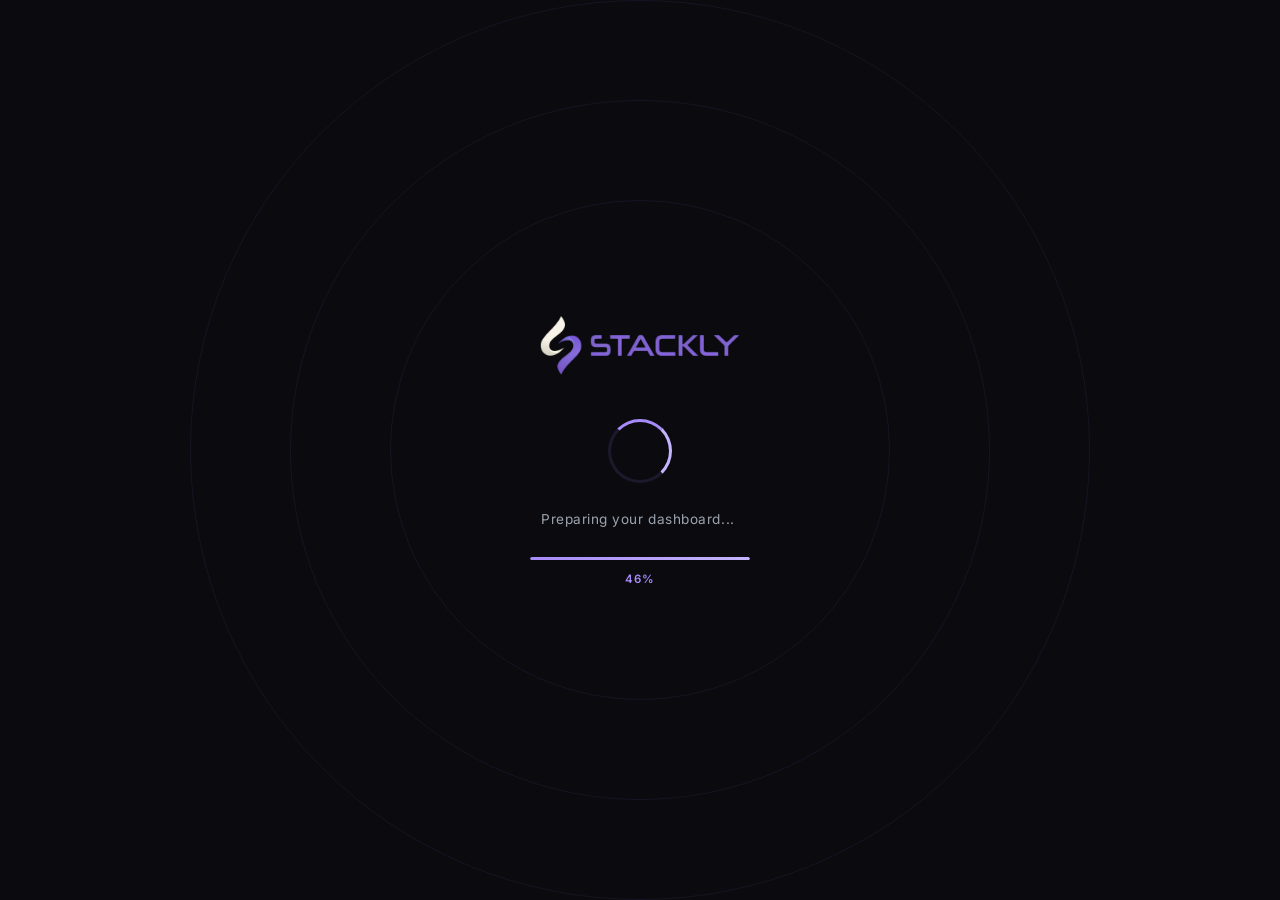
<file: index.html>
<!DOCTYPE html>
<html lang="en">
<head>
  <meta charset="UTF-8" />
  <meta name="viewport" content="width=device-width, initial-scale=1.0"/>
  <title>Stackly | Loading...</title>
  <link rel="stylesheet" href="https://cdnjs.cloudflare.com/ajax/libs/font-awesome/6.5.0/css/all.min.css"/>
  <link href="https://fonts.googleapis.com/css2?family=Playfair+Display:wght@700;900&family=Inter:wght@400;500;600&display=swap" rel="stylesheet"/>
  <meta http-equiv="refresh" content="3;url=./home.html">
  <style>
    :root{
      --navy:#0A0A0F;
      --midnight:#12121A;
      --gold:#A78BFA;
      --gold-lt:#C4B5FD;
      --slate:#9CA3AF;
      --white:#FFFFFF;
    }
    *,*::before,*::after{box-sizing:border-box;margin:0;padding:0;}
    html,body{height:100%;overflow:hidden;}
    body{
      background:var(--navy);
      color:var(--white);
      font-family:'Inter',sans-serif;
      display:flex;
      align-items:center;
      justify-content:center;
      position:relative;
    }

    /* ── background ambience ── */
    .load-bg{position:absolute;inset:0;background:url('https://images.unsplash.com/photo-1556761175-5973dc0f32e7?w=1600&auto=format&fit=crop&q=80') center/cover no-repeat;filter:brightness(.12);}
    .load-overlay{position:absolute;inset:0;background:linear-gradient(160deg,rgba(10,10,15,.97) 0%,rgba(10,10,15,.9) 100%);}
    .load-ring-deco{position:absolute;width:500px;height:500px;border:1px solid rgba(167,139,250,.08);border-radius:50%;top:50%;left:50%;transform:translate(-50%,-50%);animation:deco-pulse 4s ease-in-out infinite;}
    .load-ring-deco:nth-child(3){width:700px;height:700px;animation-delay:.6s;}
    .load-ring-deco:nth-child(4){width:900px;height:900px;animation-delay:1.2s;}
    @keyframes deco-pulse{0%,100%{opacity:.25;transform:translate(-50%,-50%) scale(1);}50%{opacity:.08;transform:translate(-50%,-50%) scale(1.03);}}

    /* ── content ── */
    .load-content{position:relative;z-index:2;text-align:center;}

    .load-logo{
      font-family:'Playfair Display',serif;
      font-size:2rem;
      font-weight:900;
      letter-spacing:.02em;
      margin-bottom:36px;
      opacity:0;
      animation:logo-in .8s .1s ease forwards;
    }
    .load-logo i{color:var(--gold);margin-right:10px;}
    .load-logo span{color:var(--gold);}
    @keyframes logo-in{
      from{opacity:0;transform:translateY(14px);}
      to{opacity:1;transform:translateY(0);}
    }

    /* ── spinner ring ── */
    .spinner{
      width:64px;height:64px;
      margin:0 auto 28px;
      position:relative;
    }
    .spinner-ring{
      width:100%;height:100%;
      border-radius:50%;
      border:3px solid rgba(167,139,250,.12);
      border-top-color:var(--gold);
      border-right-color:var(--gold-lt);
      animation:spin 0.9s linear infinite;
    }
    @keyframes spin{to{transform:rotate(360deg);}}

    .load-text{
      font-size:.85rem;
      color:var(--slate);
      letter-spacing:.04em;
      margin-bottom:30px;
      opacity:0;
      animation:logo-in .8s .3s ease forwards;
    }
    .load-text .dots{display:inline-block;width:18px;text-align:left;}

    /* ── progress bar (animates to 100% over 3s) ── */
    .progress-track{
      width:220px;
      height:3px;
      background:rgba(255,255,255,.08);
      border-radius:3px;
      margin:0 auto;
      overflow:hidden;
      opacity:0;
      animation:logo-in .8s .45s ease forwards;
    }
    .progress-fill{
      height:100%;
      width:0%;
      background:linear-gradient(90deg,var(--gold),var(--gold-lt));
      border-radius:3px;
      animation:fillBar 3s linear forwards;
    }
    @keyframes fillBar{
      from{width:0%;}
      to{width:100%;}
    }

    .progress-pct{
      margin-top:12px;
      font-size:.72rem;
      color:var(--gold);
      font-weight:600;
      letter-spacing:.06em;
      opacity:0;
      animation:logo-in .8s .45s ease forwards;
    }

    @media(prefers-reduced-motion:reduce){
      .load-ring-deco,.spinner-ring,.progress-fill{animation-duration:.01ms !important;}
    }

    @media(max-width:480px){
      .load-logo{font-size:1.6rem;}
      .progress-track{width:180px;}
    }
    .logo img {
      width:200px;
      height:60px;
    }
  </style>
</head>
<body>

  <div class="load-bg"></div>
  <div class="load-overlay"></div>
  <div class="load-ring-deco"></div>
  <div class="load-ring-deco"></div>
  <div class="load-ring-deco"></div>

  <div class="load-content">
    <div class="load-logo"><a href="./home.html" class="logo"></i><img src="./src/logo.webp" alt=""></a></div>

    <div class="spinner"><div class="spinner-ring"></div></div>

    <div class="load-text">Preparing your dashboard<span class="dots" id="dots">...</span></div>

    <div class="progress-track"><div class="progress-fill" id="progressFill"></div></div>
    <div class="progress-pct" id="progressPct">0%</div>
  </div>

  <script>
    // ── animated dot cycle ──
    const dotsEl = document.getElementById('dots');
    let dotCount = 3;
    setInterval(() => {
      dotCount = (dotCount % 3) + 1;
      dotsEl.textContent = '.'.repeat(dotCount);
    }, 400);

    // ── animated percentage counter synced to the 3s progress bar ──
    const pctEl = document.getElementById('progressPct');
    const duration = 3000;
    const start = performance.now();
    function tick(now) {
      const elapsed = now - start;
      const pct = Math.min(100, Math.round((elapsed / duration) * 100));
      pctEl.textContent = pct + '%';
      if (elapsed < duration) {
        requestAnimationFrame(tick);
      }
    }
    requestAnimationFrame(tick);

    // ── redirect to home.html after exactly 3 seconds ──
    // (meta refresh tag above is a no-JS fallback; this is the primary trigger)
    setTimeout(() => {
      window.location.href = './home.html';
    }, 3000);
  </script>
</body>
</html>
</file>
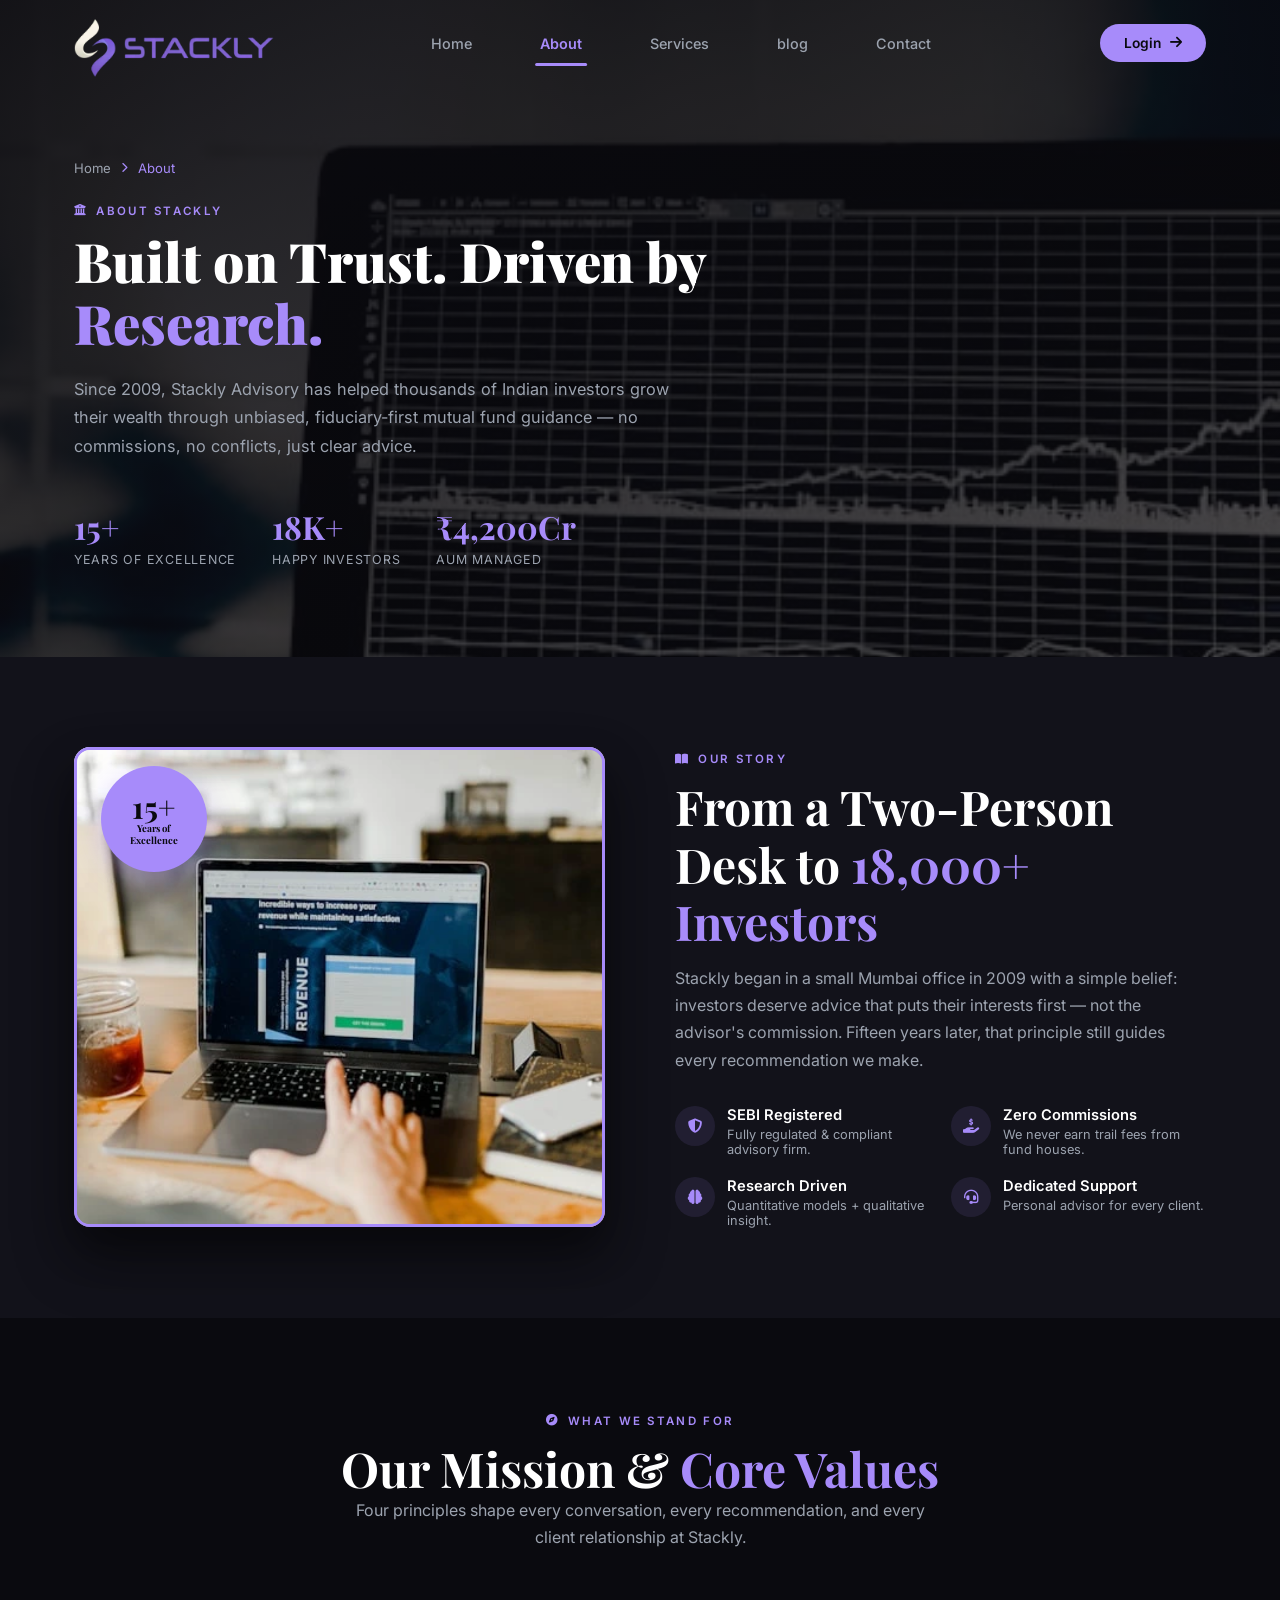
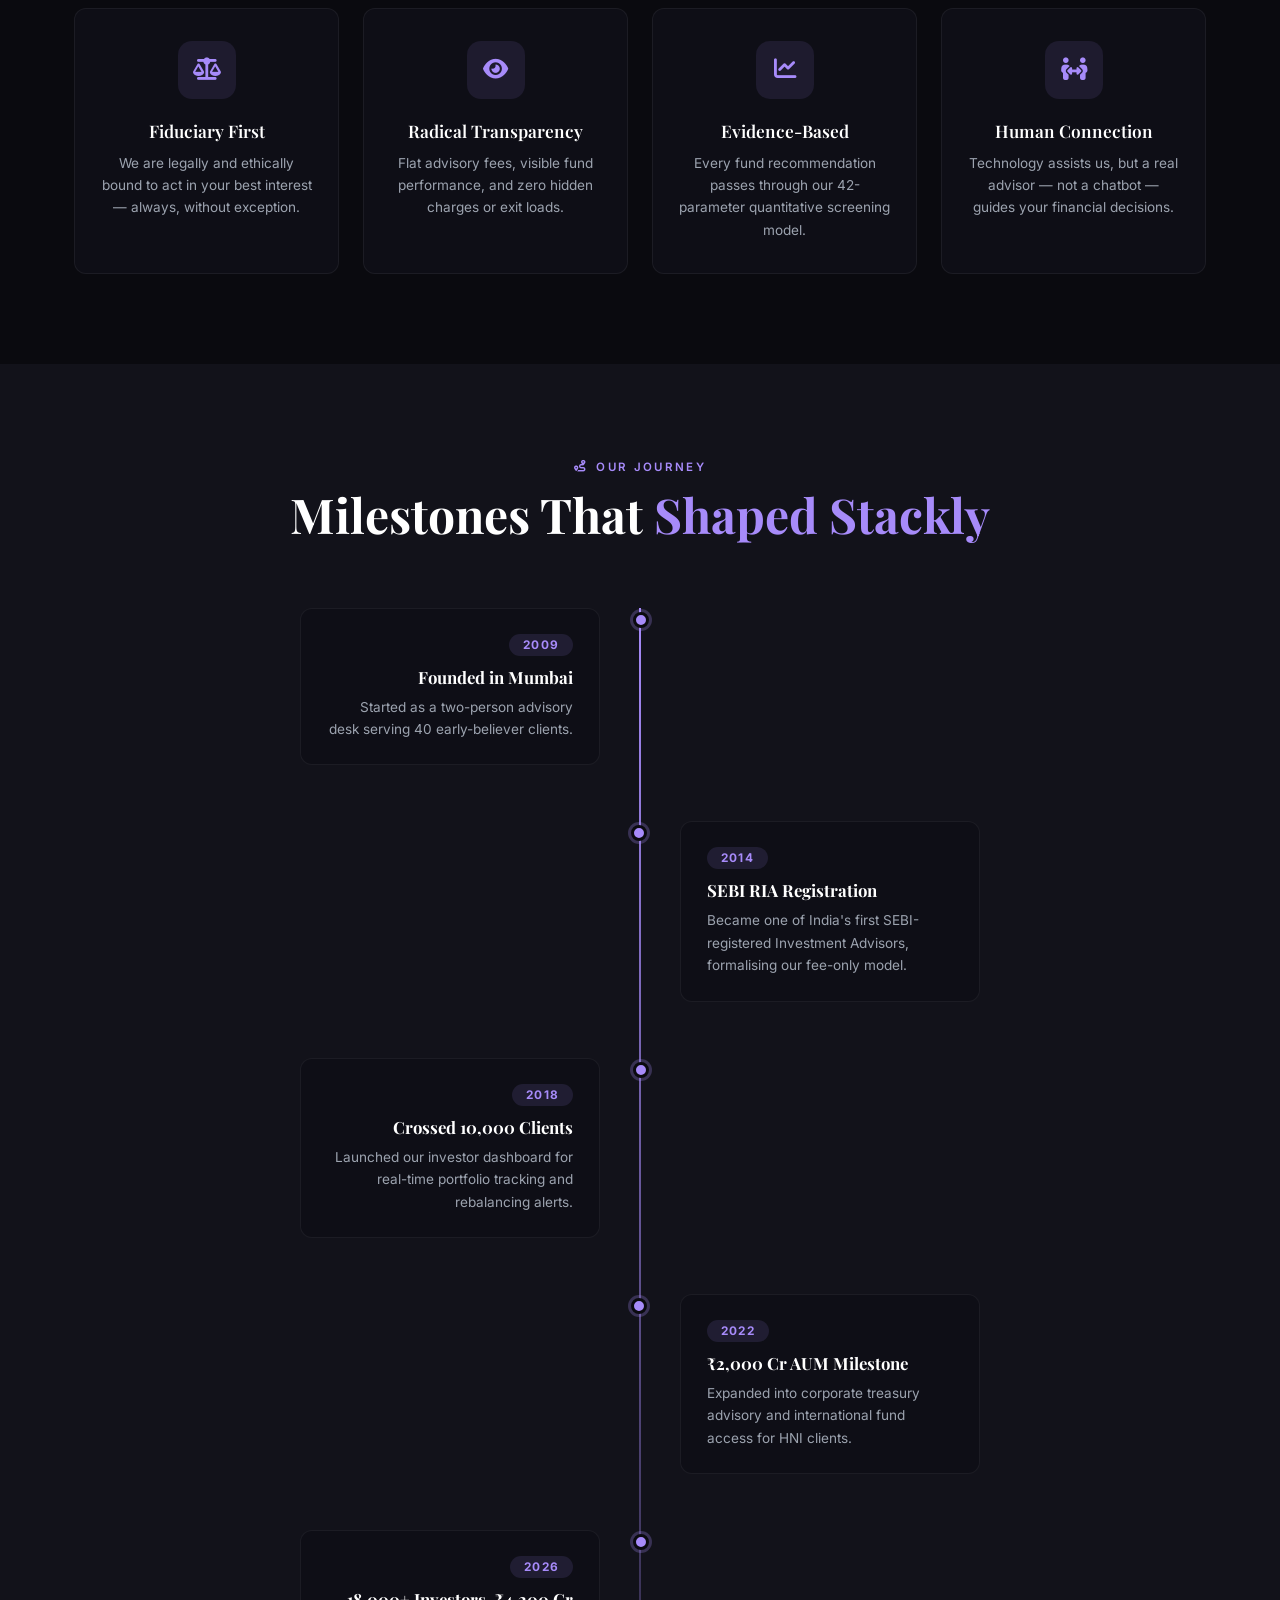
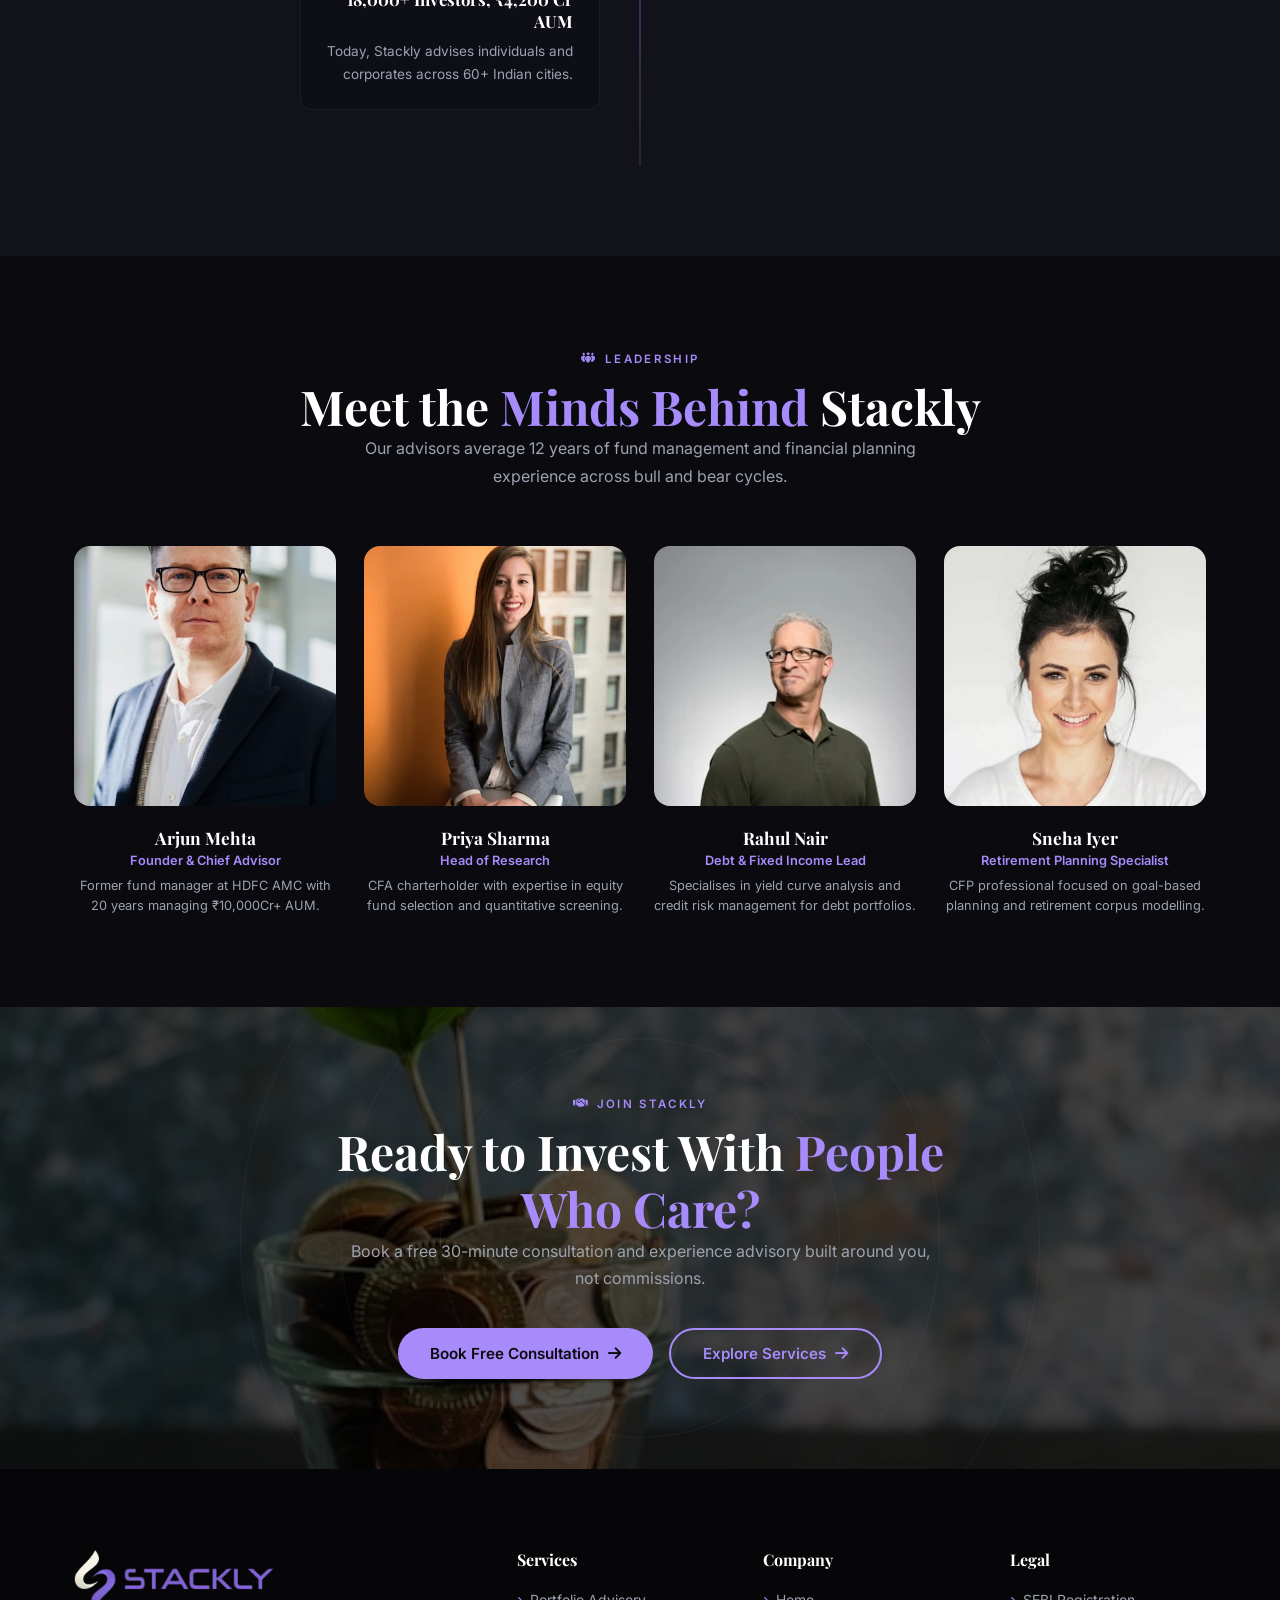
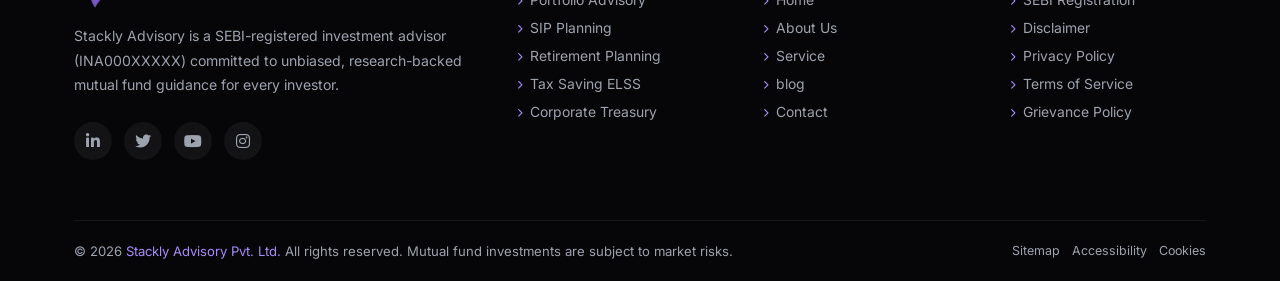
<file: about.html>
<!DOCTYPE html>
<html lang="en">
<head>
  <meta charset="UTF-8" />
  <meta name="viewport" content="width=device-width, initial-scale=1.0"/>
  <title>About Stackly | Premium Mutual Fund Advisory</title>
  <link rel="stylesheet" href="https://cdnjs.cloudflare.com/ajax/libs/font-awesome/6.5.0/css/all.min.css"/>
  <link href="https://fonts.googleapis.com/css2?family=Playfair+Display:wght@400;600;700;900&family=Inter:wght@300;400;500;600&display=swap" rel="stylesheet"/>
  <link rel="stylesheet" href="style.css">
  <link rel="stylesheet" href="about.css">
</head>
<body>

<!-- ══ NAVBAR ══ -->
<nav id="navbar">
  <div class="container nav-inner">
<a href="./home.html" class="logo"></i><img src="./src/logo.webp" alt=""></a>
    <ul class="nav-links">
      <li><a href="./home.html">Home</a></li>
      <li><a href="./about.html" class="active">About</a></li>
      <li><a href="./service.html">Services</a></li>
      <li><a href="./blog.html">blog</a></li>
      <li><a href="./contact.html">Contact</a></li>
    </ul>
    <a href="./login.html" class="btn-gold nav-cta" style="padding:11px 24px;font-size:.86rem;">Login <i class="fas fa-arrow-right"></i></a>
    <div class="hamburger" id="hamburger" aria-label="Toggle menu">
      <span></span><span></span><span></span>
    </div>
  </div>
</nav>

<!-- ══ MOBILE MENU ══ -->
<div class="mobile-menu" id="mobileMenu">
  <a href="./home.html">Home</a>
<a href="./about.html" class="active">About</a>
<a href="./service.html">Services</a>
<a href="./blog.html">blog</a>
<a href="./contact.html">Contact</a>
  <a href="./login.html" class="btn-gold mob-link" style="margin-top:12px;">Login</a>
</div>

<div class="sections">

<!-- ══════════════════════════════════════════
     ABOUT-SECTION 1 : PAGE HERO
══════════════════════════════════════════ -->
<section id="abt-hero">
  <div class="abt-hero-bg"></div>
  <div class="abt-hero-overlay"></div>
  <div class="container">
    <div class="abt-hero-inner reveal">
      <div class="breadcrumb">
        <a href="./home.html">Home</a>
        <i class="fas fa-chevron-right"></i>
        <span>About</span>
      </div>
      <span class="section-tag"><i class="fas fa-building-columns"></i> About Stackly</span>
      <h1 class="abt-hero-title">Built on Trust. Driven by <span>Research.</span></h1>
      <p class="abt-hero-sub">Since 2009, Stackly Advisory has helped thousands of Indian investors grow their wealth through unbiased, fiduciary-first mutual fund guidance — no commissions, no conflicts, just clear advice.</p>
      <div class="abt-hero-stats">
        <div class="abt-stat"><div class="abt-stat-num">15+</div><div class="abt-stat-lbl">Years of Excellence</div></div>
        <div class="abt-stat"><div class="abt-stat-num">18K+</div><div class="abt-stat-lbl">Happy Investors</div></div>
        <div class="abt-stat"><div class="abt-stat-num">₹4,200Cr</div><div class="abt-stat-lbl">AUM Managed</div></div>
      </div>
    </div>
  </div>
</section>

<!-- ══════════════════════════════════════════
     ABOUT-SECTION 2 : OUR STORY
══════════════════════════════════════════ -->
<section id="abt-story">
  <div class="container">
    <div class="abt-story-grid">
      <div class="abt-story-img-stack reveal-left">
        <img class="asi-main" src="./src/mutual home img/image39-compressed.webp" alt="Founding team"/>
        <img class="asi-accent" src="./src/mutual home img/image39-compressed.webp" alt="Team discussion"/>
        <div class="abt-exp-badge"><span class="aeb-num">15+</span><span class="aeb-lbl">Years of<br>Excellence</span></div>
      </div>
      <div class="reveal-right">
        <span class="section-tag"><i class="fas fa-book-open"></i> Our Story</span>
        <h2 class="section-title">From a Two-Person Desk to <span>18,000+ Investors</span></h2>
        <p class="section-sub">Stackly began in a small Mumbai office in 2009 with a simple belief: investors deserve advice that puts their interests first — not the advisor's commission. Fifteen years later, that principle still guides every recommendation we make.</p>
        <div class="abt-story-features">
          <div class="asf-item">
            <div class="asf-icon"><i class="fas fa-shield-halved"></i></div>
            <div class="asf-text"><h4>SEBI Registered</h4><p>Fully regulated & compliant advisory firm.</p></div>
          </div>
          <div class="asf-item">
            <div class="asf-icon"><i class="fas fa-hand-holding-dollar"></i></div>
            <div class="asf-text"><h4>Zero Commissions</h4><p>We never earn trail fees from fund houses.</p></div>
          </div>
          <div class="asf-item">
            <div class="asf-icon"><i class="fas fa-brain"></i></div>
            <div class="asf-text"><h4>Research Driven</h4><p>Quantitative models + qualitative insight.</p></div>
          </div>
          <div class="asf-item">
            <div class="asf-icon"><i class="fas fa-headset"></i></div>
            <div class="asf-text"><h4>Dedicated Support</h4><p>Personal advisor for every client.</p></div>
          </div>
        </div>
      </div>
    </div>
  </div>
</section>

<!-- ══════════════════════════════════════════
     ABOUT-SECTION 3 : MISSION & VALUES
══════════════════════════════════════════ -->
<section id="abt-values">
  <div class="container">
    <div class="abt-values-header reveal">
      <span class="section-tag"><i class="fas fa-compass"></i> What We Stand For</span>
      <h2 class="section-title">Our Mission & <span>Core Values</span></h2>
      <p class="section-sub">Four principles shape every conversation, every recommendation, and every client relationship at Stackly.</p>
    </div>
    <div class="abt-values-grid">
      <div class="value-card reveal">
        <div class="value-icon"><i class="fas fa-scale-balanced"></i></div>
        <h3>Fiduciary First</h3>
        <p>We are legally and ethically bound to act in your best interest — always, without exception.</p>
      </div>
      <div class="value-card reveal">
        <div class="value-icon"><i class="fas fa-eye"></i></div>
        <h3>Radical Transparency</h3>
        <p>Flat advisory fees, visible fund performance, and zero hidden charges or exit loads.</p>
      </div>
      <div class="value-card reveal">
        <div class="value-icon"><i class="fas fa-chart-line"></i></div>
        <h3>Evidence-Based</h3>
        <p>Every fund recommendation passes through our 42-parameter quantitative screening model.</p>
      </div>
      <div class="value-card reveal">
        <div class="value-icon"><i class="fas fa-people-arrows"></i></div>
        <h3>Human Connection</h3>
        <p>Technology assists us, but a real advisor — not a chatbot — guides your financial decisions.</p>
      </div>
    </div>
  </div>
</section>

<!-- ══════════════════════════════════════════
     ABOUT-SECTION 4 : JOURNEY / MILESTONES
══════════════════════════════════════════ -->
<section id="abt-timeline">
  <div class="container">
    <div class="abt-timeline-header reveal">
      <span class="section-tag"><i class="fas fa-route"></i> Our Journey</span>
      <h2 class="section-title">Milestones That <span>Shaped Stackly</span></h2>
    </div>
    <div class="timeline">
      <div class="timeline-item reveal-left">
        <div class="timeline-dot"></div>
        <div class="timeline-content">
          <span class="timeline-year">2009</span>
          <h3>Founded in Mumbai</h3>
          <p>Started as a two-person advisory desk serving 40 early-believer clients.</p>
        </div>
      </div>
      <div class="timeline-item reveal-right">
        <div class="timeline-dot"></div>
        <div class="timeline-content">
          <span class="timeline-year">2014</span>
          <h3>SEBI RIA Registration</h3>
          <p>Became one of India's first SEBI-registered Investment Advisors, formalising our fee-only model.</p>
        </div>
      </div>
      <div class="timeline-item reveal-left">
        <div class="timeline-dot"></div>
        <div class="timeline-content">
          <span class="timeline-year">2018</span>
          <h3>Crossed 10,000 Clients</h3>
          <p>Launched our investor dashboard for real-time portfolio tracking and rebalancing alerts.</p>
        </div>
      </div>
      <div class="timeline-item reveal-right">
        <div class="timeline-dot"></div>
        <div class="timeline-content">
          <span class="timeline-year">2022</span>
          <h3>₹2,000 Cr AUM Milestone</h3>
          <p>Expanded into corporate treasury advisory and international fund access for HNI clients.</p>
        </div>
      </div>
      <div class="timeline-item reveal-left">
        <div class="timeline-dot"></div>
        <div class="timeline-content">
          <span class="timeline-year">2026</span>
          <h3>18,000+ Investors, ₹4,200 Cr AUM</h3>
          <p>Today, Stackly advises individuals and corporates across 60+ Indian cities.</p>
        </div>
      </div>
    </div>
  </div>
</section>

<!-- ══════════════════════════════════════════
     ABOUT-SECTION 5 : LEADERSHIP TEAM
══════════════════════════════════════════ -->
<section id="abt-team">
  <div class="container">
    <div class="abt-team-header reveal">
      <span class="section-tag"><i class="fas fa-people-group"></i> Leadership</span>
      <h2 class="section-title">Meet the <span>Minds Behind</span> Stackly</h2>
      <p class="section-sub" style="margin:0 auto;">Our advisors average 12 years of fund management and financial planning experience across bull and bear cycles.</p>
    </div>
    <div class="abt-team-grid">
      <div class="abt-team-card reveal">
        <div class="abt-team-img-wrap">
          <img src="./src/mutul person img/image25-compressed.webp" alt="Arjun Mehta"/>
          <div class="abt-team-overlay">
            <a href="#"><i class="fab fa-linkedin-in"></i></a>
            <a href="#"><i class="fas fa-envelope"></i></a>
          </div>
        </div>
        <h3>Arjun Mehta</h3>
        <div class="role">Founder & Chief Advisor</div>
        <p>Former fund manager at HDFC AMC with 20 years managing ₹10,000Cr+ AUM.</p>
      </div>
      <div class="abt-team-card reveal">
        <div class="abt-team-img-wrap">
          <img src="./src/mutul person img/image26-compressed.webp" alt="Priya Sharma"/>
          <div class="abt-team-overlay">
            <a href="#"><i class="fab fa-linkedin-in"></i></a>
            <a href="#"><i class="fas fa-envelope"></i></a>
          </div>
        </div>
        <h3>Priya Sharma</h3>
        <div class="role">Head of Research</div>
        <p>CFA charterholder with expertise in equity fund selection and quantitative screening.</p>
      </div>
      <div class="abt-team-card reveal">
        <div class="abt-team-img-wrap">
          <img src="./src/mutul person img/image27-compressed.webp" alt="Rahul Nair"/>
          <div class="abt-team-overlay">
            <a href="#"><i class="fab fa-linkedin-in"></i></a>
            <a href="#"><i class="fas fa-envelope"></i></a>
          </div>
        </div>
        <h3>Rahul Nair</h3>
        <div class="role">Debt & Fixed Income Lead</div>
        <p>Specialises in yield curve analysis and credit risk management for debt portfolios.</p>
      </div>
      <div class="abt-team-card reveal">
        <div class="abt-team-img-wrap">
          <img src="./src/mutul person img/image28-compressed.webp" alt="Sneha Iyer"/>
          <div class="abt-team-overlay">
            <a href="#"><i class="fab fa-linkedin-in"></i></a>
            <a href="#"><i class="fas fa-envelope"></i></a>
          </div>
        </div>
        <h3>Sneha Iyer</h3>
        <div class="role">Retirement Planning Specialist</div>
        <p>CFP professional focused on goal-based planning and retirement corpus modelling.</p>
      </div>
    </div>
  </div>
</section>

<!-- ══════════════════════════════════════════
     ABOUT-SECTION 6 : CTA BANNER
══════════════════════════════════════════ -->
<section id="abt-cta">
  <div class="abt-cta-bg"></div>
  <div class="abt-cta-ring"></div>
  <div class="abt-cta-ring"></div>
  <div class="abt-cta-ring"></div>
  <div class="container">
    <div class="abt-cta-inner reveal">
      <span class="section-tag" style="justify-content:center;display:flex;"><i class="fas fa-handshake"></i> Join Stackly</span>
      <h2 class="section-title">Ready to Invest With <span>People Who Care?</span></h2>
      <p class="section-sub">Book a free 30-minute consultation and experience advisory built around you, not commissions.</p>
      <div class="abt-cta-btns">
        <a href="./contact.html" class="btn-gold">Book Free Consultation <i class="fas fa-arrow-right"></i></a>
        <a href="./service.html" class="btn-outline">Explore Services <i class="fas fa-arrow-right"></i></a>
      </div>
    </div>
  </div>
</section>

</div>
<!-- ══ FOOTER ══ -->
<footer>
  <div class="container">
    <div class="footer-grid">
      <div class="footer-brand">
<a href="./home.html" class="logo"></i><img src="./src/logo.webp" alt=""></a>
        <p>Stackly Advisory is a SEBI-registered investment advisor (INA000XXXXX) committed to unbiased, research-backed mutual fund guidance for every investor.</p>
        <div class="footer-social">
          <a href="./404.html"><i class="fab fa-linkedin-in"></i></a>
          <a href="./404.html"><i class="fab fa-twitter"></i></a>
          <a href="./404.html"><i class="fab fa-youtube"></i></a>
          <a href="./404.html"><i class="fab fa-instagram"></i></a>
        </div>
      </div>
      <div class="footer-col">
        <h4>Services</h4>
        <ul>
          <li><a href="./404.html">Portfolio Advisory</a></li>
          <li><a href="./404.html">SIP Planning</a></li>
          <li><a href="./404.html">Retirement Planning</a></li>
          <li><a href="./404.html">Tax Saving ELSS</a></li>
          <li><a href="./404.html">Corporate Treasury</a></li>
        </ul>
      </div>
      <div class="footer-col">
        <h4>Company</h4>
        <ul>
          <li><a href="./home.html">Home</a></li>
          <li><a href="./about.html">About Us</a></li>
          <li><a href="./serivce.html">Service</a></li>
          <li><a href="./blog.html">blog</a></li>
          <li><a href="./contact.html">Contact</a></li>
        </ul>
      </div>
      <div class="footer-col">
        <h4>Legal</h4>
        <ul>
          <li><a href="./404.html">SEBI Registration</a></li>
          <li><a href="./404.html">Disclaimer</a></li>
          <li><a href="./404.html">Privacy Policy</a></li>
          <li><a href="./404.html">Terms of Service</a></li>
          <li><a href="./404.html">Grievance Policy</a></li>
        </ul>
      </div>
    </div>
    <div class="footer-bottom">
      <p>© 2026 <span>Stackly Advisory Pvt. Ltd.</span> All rights reserved. Mutual fund investments are subject to market risks.</p>
      <div class="footer-tags">
        <a href="./404.html">Sitemap</a>
        <a href="./404.html">Accessibility</a>
        <a href="./404.html">Cookies</a>
      </div>
    </div>
  </div>
</footer>

<script>
  /* ── HAMBURGER ──────────────────────── */
  const ham = document.getElementById('hamburger');
  const mob = document.getElementById('mobileMenu');
  ham.addEventListener('click', () => {
    ham.classList.toggle('open');
    mob.classList.toggle('open');
    document.body.style.overflow = mob.classList.contains('open') ? 'hidden' : '';
  });
  document.querySelectorAll('.mob-link').forEach(l => {
    l.addEventListener('click', () => {
      ham.classList.remove('open');
      mob.classList.remove('open');
      document.body.style.overflow = '';
    });
  });

  /* ── NAVBAR SCROLL ──────────────────── */
  window.addEventListener('scroll', () => {
    document.getElementById('navbar').classList.toggle('scrolled', window.scrollY > 50);
  });

  /* ── SCROLL REVEAL ──────────────────── */
  const revealEls = document.querySelectorAll('.reveal,.reveal-left,.reveal-right');
  const io = new IntersectionObserver((entries) => {
    entries.forEach((e, i) => {
      if (e.isIntersecting) {
        setTimeout(() => e.target.classList.add('visible'), i * 80);
        io.unobserve(e.target);
      }
    });
  }, { threshold: 0.12 });
  revealEls.forEach(el => io.observe(el));

  /* ── REDUCE MOTION ──────────────────── */
  if (window.matchMedia('(prefers-reduced-motion: reduce)').matches) {
    document.querySelectorAll('.abt-cta-ring').forEach(el => {
      el.style.animation = 'none';
    });
  }
</script>
</body>
</html>
</file>
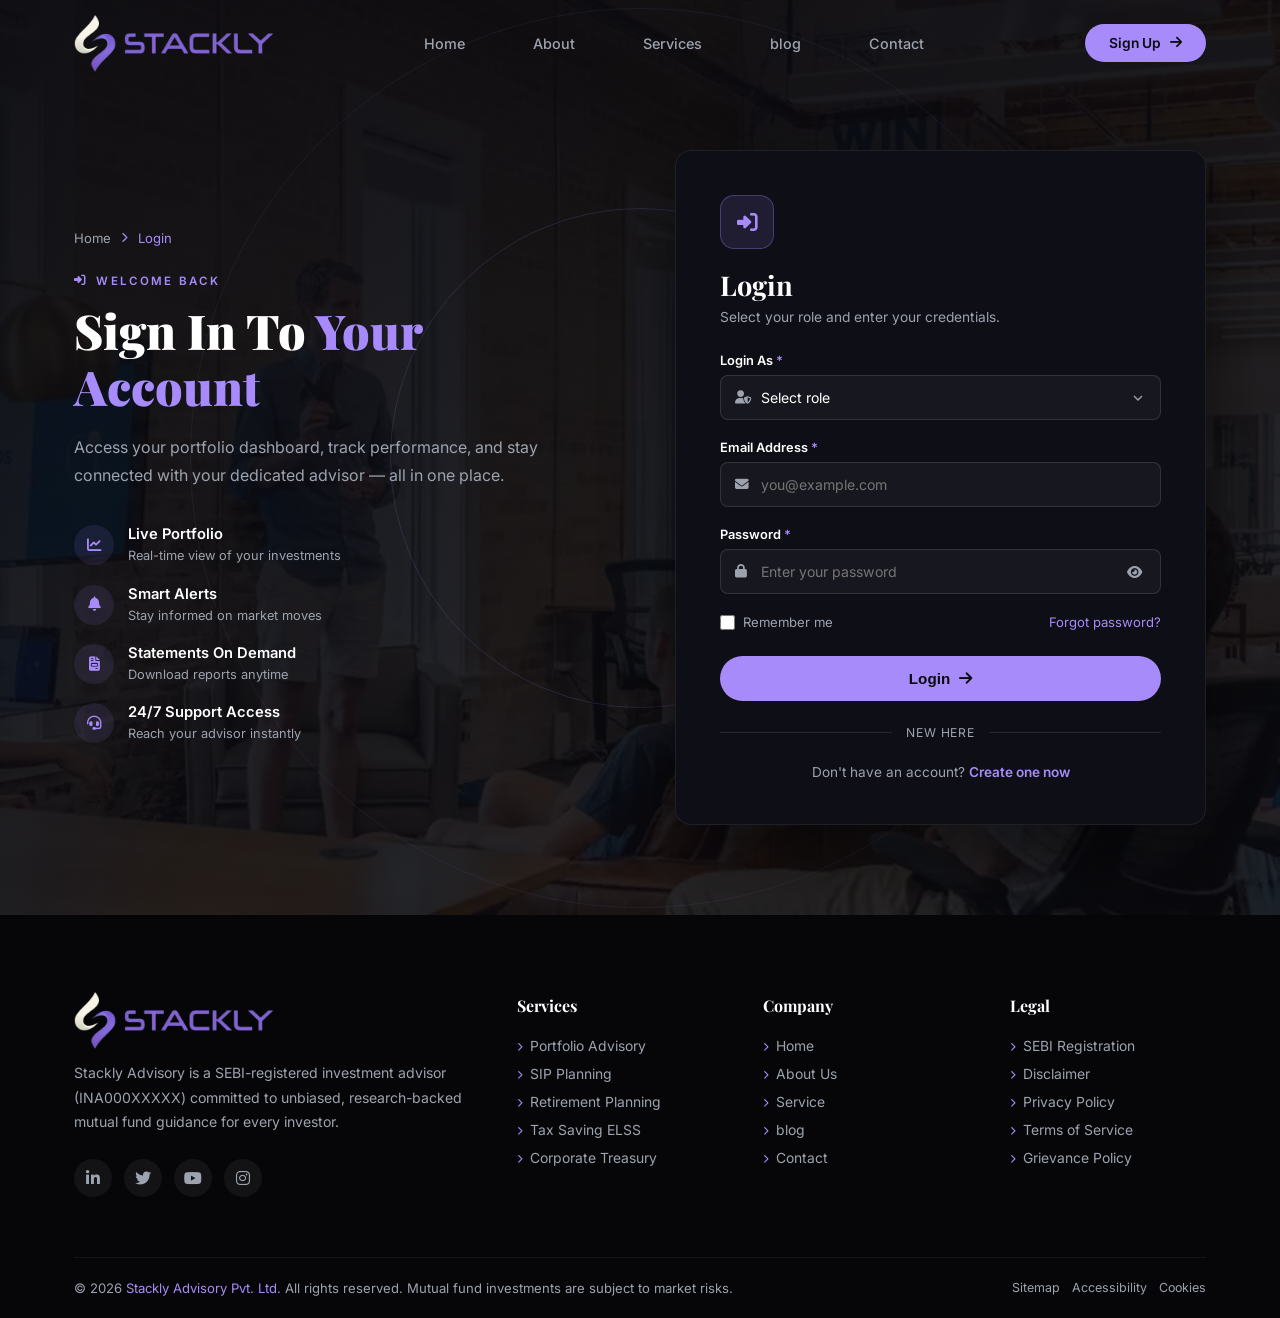
<file: admin.html>
<!DOCTYPE html>
<html lang="en">
<head>
<meta charset="UTF-8">
<meta name="viewport" content="width=device-width, initial-scale=1.0">
<title>Dashboard Admin | Stackly</title>
<link rel="stylesheet" href="https://cdnjs.cloudflare.com/ajax/libs/font-awesome/6.5.0/css/all.min.css">
<link href="https://fonts.googleapis.com/css2?family=Playfair+Display:wght@600;700;800;900&family=Inter:wght@300;400;500;600;700&display=swap" rel="stylesheet">
<style>
/* ─── TOKENS ─── */
:root{
  --bg:#0B0B0D; --panel:#131316; --panel2:#18181C; --card:#161619;
  --border:rgba(255,255,255,.07); --border-lit:rgba(167,139,250,.4);
  --violet:#A78BFA; --violet-dk:#8B5CF6; --violet-soft:rgba(167,139,250,.12);
  --text:#fff; --text2:rgba(255,255,255,.55); --text3:rgba(255,255,255,.3);
  --red:#f87171; --green:#4ade80; --amber:#fbbf24;
  --grad:linear-gradient(135deg,#A78BFA,#8B5CF6);
  --fd:'Playfair Display',serif; --fb:'Inter',system-ui,sans-serif;
  --ease:cubic-bezier(.16,1,.3,1);
  --sb:260px;
}
*,*::before,*::after{box-sizing:border-box;margin:0;padding:0;}
html{scroll-behavior:smooth;}
body{font-family:var(--fb);background:var(--bg);color:var(--text);overflow-x:hidden;min-height:100vh;}
::-webkit-scrollbar{width:5px;height:5px;}
::-webkit-scrollbar-track{background:var(--bg);}
::-webkit-scrollbar-thumb{background:var(--violet-dk);border-radius:3px;}
a{color:inherit;text-decoration:none;}
button{font-family:inherit;cursor:pointer;}
img{display:block;max-width:100%;}

/* ─── LAYOUT ─── */
.app{display:flex;min-height:100vh;}

/* ─── SIDEBAR ─── */
.sidebar{
  width:var(--sb);flex-shrink:0;background:var(--panel);
  border-right:1px solid var(--border);padding:24px 18px;
  display:flex;flex-direction:column;position:fixed;
  top:0;bottom:0;left:0;z-index:300;overflow-y:auto;
  transition:transform .35s var(--ease),box-shadow .35s;
}
.sb-logo{display:flex;align-items:center;gap:10px;margin-bottom:32px;flex-shrink:0;}
.sb-logo-icon{width:34px;height:34px;border-radius:9px;background:var(--grad);display:flex;align-items:center;justify-content:center;color:var(--bg);font-size:.95rem;flex-shrink:0;}
.sb-logo-text{font-family:var(--fd);font-size:1.2rem;font-weight:800;}
.sb-label{font-size:.65rem;letter-spacing:.18em;color:var(--text3);font-weight:700;margin:0 0 10px 4px;text-transform:uppercase;}
.sb-nav{list-style:none;display:flex;flex-direction:column;gap:3px;margin-bottom:22px;}
.sb-btn{
  display:flex;align-items:center;justify-content:space-between;
  width:100%;padding:11px 13px;border-radius:10px;border:none;background:none;
  color:var(--text2);font-size:.86rem;font-weight:500;text-align:left;
  transition:background .2s,color .2s;
}
.sb-btn-l{display:flex;align-items:center;gap:10px;}
.sb-ic{width:16px;text-align:center;font-size:.82rem;color:var(--text3);transition:color .2s;}
.sb-btn:hover{background:rgba(255,255,255,.04);color:var(--text);}
.sb-btn:hover .sb-ic{color:var(--violet);}
.sb-btn.active{background:var(--grad);color:var(--bg);font-weight:700;}
.sb-btn.active .sb-ic{color:var(--bg);}
.sb-badge{font-size:.64rem;background:var(--violet-soft);color:var(--violet);padding:2px 7px;border-radius:20px;font-weight:700;}
.sb-btn.active .sb-badge{background:rgba(0,0,0,.2);color:var(--bg);}
.sb-div{height:1px;background:var(--border);margin:16px 0;}
.sb-foot{margin-top:auto;padding-top:16px;border-top:1px solid var(--border);}
.sb-user{display:flex;align-items:center;gap:10px;padding:10px;border-radius:10px;background:rgba(255,255,255,.03);}
.sb-avatar{width:34px;height:34px;border-radius:50%;background:var(--grad);display:flex;align-items:center;justify-content:center;color:var(--bg);font-weight:700;font-size:.82rem;flex-shrink:0;}
.sb-uname{font-size:.8rem;font-weight:600;white-space:nowrap;overflow:hidden;text-overflow:ellipsis;}
.sb-urole{font-size:.68rem;color:var(--text3);}
.sb-close{display:none;position:absolute;top:22px;right:18px;background:none;border:none;color:var(--text2);font-size:1rem;}

/* ─── OVERLAY ─── */
.overlay{display:none;position:fixed;inset:0;background:rgba(0,0,0,.65);z-index:250;backdrop-filter:blur(3px);}
.overlay.show{display:block;}

/* ─── MAIN ─── */
.main{margin-left:var(--sb);flex:1;min-width:0;padding:28px 36px 60px;transition:margin .35s var(--ease);}

/* ─── TOPBAR ─── */
.topbar{display:flex;align-items:center;justify-content:space-between;margin-bottom:28px;gap:14px;flex-wrap:wrap;}
.tb-l{display:flex;align-items:center;gap:12px;}
.tb-l h1{font-family:var(--fd);font-size:1.75rem;font-weight:800;letter-spacing:-.02em;line-height:1.15;}
.tb-l p{color:var(--text2);font-size:.84rem;margin-top:3px;}
.tb-r{display:flex;align-items:center;gap:10px;flex-wrap:wrap;}
.tb-search{display:flex;align-items:center;gap:8px;background:var(--card);border:1px solid var(--border);border-radius:10px;padding:8px 14px;min-width:190px;}
.tb-search input{background:none;border:none;outline:none;color:var(--text);font-size:.82rem;width:100%;font-family:var(--fb);}
.tb-search input::placeholder{color:var(--text3);}
.tb-search i{color:var(--text3);font-size:.8rem;}
.tb-icon{width:36px;height:36px;border-radius:9px;background:var(--card);border:1px solid var(--border);display:flex;align-items:center;justify-content:center;color:var(--text2);position:relative;transition:border-color .2s,color .2s;}
.tb-icon:hover{border-color:var(--border-lit);color:var(--violet);}
.tb-dot{position:absolute;top:6px;right:6px;width:6px;height:6px;border-radius:50%;background:var(--violet);box-shadow:0 0 0 2px var(--card);}
.tb-chip{display:flex;align-items:center;gap:7px;background:var(--grad);color:var(--bg);padding:8px 14px;border-radius:9px;font-weight:700;font-size:.8rem;border:none;}
.tb-user{display:flex;align-items:center;gap:8px;background:var(--card);border:1px solid var(--border);border-radius:9px;padding:5px 12px 5px 5px;transition:border-color .2s;}
.tb-user:hover{border-color:var(--border-lit);}
.tb-uavatar{width:28px;height:28px;border-radius:50%;background:var(--grad);display:flex;align-items:center;justify-content:center;color:var(--bg);font-weight:700;font-size:.74rem;}
.tb-uemail{font-size:.78rem;font-weight:500;max-width:160px;overflow:hidden;text-overflow:ellipsis;white-space:nowrap;}
.tb-logout{display:flex;align-items:center;gap:7px;background:var(--grad);color:var(--bg);padding:9px 18px;border-radius:50px;font-weight:700;font-size:.82rem;border:none;transition:transform .2s,box-shadow .3s;}
.tb-logout:hover{transform:translateY(-2px);box-shadow:0 8px 24px rgba(167,139,250,.3);}
.hbg{display:none;width:36px;height:36px;border-radius:9px;background:var(--card);border:1px solid var(--border);align-items:center;justify-content:center;color:var(--text);}

/* ─── PAGES ─── */
.page{display:none;}
.page.active{display:block;animation:pgIn .4s var(--ease);}
@keyframes pgIn{from{opacity:0;transform:translateY(8px);}to{opacity:1;transform:none;}}

/* ─── STAT CARDS ─── */
.stat-row{display:grid;grid-template-columns:repeat(3,1fr);gap:16px;margin-bottom:18px;}
.stat{background:var(--card);border:1px solid var(--border);border-radius:14px;padding:22px;transition:border-color .3s,transform .3s;}
.stat:hover{border-color:var(--border-lit);transform:translateY(-3px);}
.stat-lbl{font-size:.78rem;color:var(--text2);margin-bottom:8px;display:flex;align-items:center;gap:7px;}
.stat-lbl i{color:var(--violet);font-size:.8rem;}
.stat-val{font-family:var(--fd);font-size:1.7rem;font-weight:800;line-height:1.1;}
.stat-val.v{color:var(--violet);}
.stat-val.g{color:var(--green);}
.stat-sub{font-size:.74rem;margin-top:8px;color:var(--text3);}
.stat-sub.up{color:var(--green);}
.stat-sub.dn{color:var(--red);}

/* ─── GRID PANELS ─── */
.grid2{display:grid;grid-template-columns:1.55fr 1fr;gap:18px;margin-bottom:18px;}
.grid3{display:grid;grid-template-columns:repeat(3,1fr);gap:18px;margin-bottom:18px;}
.panel{background:var(--card);border:1px solid var(--border);border-radius:14px;padding:24px;}
.ph{display:flex;align-items:center;justify-content:space-between;margin-bottom:20px;flex-wrap:wrap;gap:8px;}
.ph h3{font-family:var(--fd);font-size:1.1rem;font-weight:700;}
.pl{font-size:.76rem;color:var(--violet);font-weight:600;display:flex;align-items:center;gap:5px;}

/* ─── DONUT / ALLOC ─── */
.alloc-wrap{display:flex;align-items:center;gap:28px;flex-wrap:wrap;}
.donut-pos{position:relative;flex-shrink:0;}
.donut-center{position:absolute;top:50%;left:50%;transform:translate(-50%,-50%);width:44px;height:44px;border-radius:50%;background:var(--grad);display:flex;align-items:center;justify-content:center;color:var(--bg);font-size:.95rem;}
.alloc-legend{flex:1;min-width:180px;}
.al-ttl{font-size:.76rem;color:var(--text2);margin-bottom:3px;}
.al-val{font-family:var(--fd);font-size:1.5rem;font-weight:800;margin-bottom:14px;}
.al-row{display:flex;align-items:center;justify-content:space-between;padding:8px 0;border-bottom:1px solid var(--border);font-size:.82rem;}
.al-row:last-child{border-bottom:none;}
.al-name{display:flex;align-items:center;gap:8px;color:var(--text2);}
.al-dot{width:8px;height:8px;border-radius:50%;flex-shrink:0;}
.al-pct{font-weight:700;}

/* ─── NAV CHART ─── */
.nav-val{font-family:var(--fd);font-size:1.7rem;font-weight:800;margin:6px 0 14px;}
.mini-chart{height:120px;}
.mini-chart svg{width:100%;height:100%;}

/* ─── QUICK ACTIONS ─── */
.qa-grid{display:grid;grid-template-columns:repeat(4,1fr);gap:14px;margin-bottom:18px;}
.qa{background:var(--card);border:1px solid var(--border);border-radius:13px;padding:18px;text-align:center;transition:transform .3s,border-color .3s;}
.qa:hover{transform:translateY(-4px);border-color:var(--border-lit);}
.qa-ic{width:42px;height:42px;border-radius:11px;background:var(--violet-soft);color:var(--violet);display:flex;align-items:center;justify-content:center;font-size:1rem;margin:0 auto 10px;}
.qa-lbl{font-size:.78rem;font-weight:600;}

/* ─── TABLE ─── */
.tbl-wrap{overflow-x:auto;-webkit-overflow-scrolling:touch;}
.tbl{width:100%;border-collapse:collapse;min-width:500px;}
.tbl th{text-align:left;font-size:.68rem;letter-spacing:.06em;text-transform:uppercase;color:var(--text3);padding:0 10px 12px;font-weight:600;white-space:nowrap;}
.tbl td{padding:13px 10px;font-size:.82rem;border-top:1px solid var(--border);white-space:nowrap;}
.tbl tr:hover td{background:rgba(255,255,255,.012);}
.t-ic{width:32px;height:32px;border-radius:8px;display:flex;align-items:center;justify-content:center;font-size:.76rem;margin-right:9px;flex-shrink:0;}
.t-merchant{display:flex;align-items:center;}
.t-name{font-weight:600;}
.t-cat{font-size:.7rem;color:var(--text3);}
.t-amt{font-weight:700;text-align:right;}
.t-amt.pos{color:var(--green);}
.t-amt.neg{color:var(--red);}
.t-badge{display:inline-flex;align-items:center;gap:5px;font-size:.68rem;font-weight:600;padding:3px 9px;border-radius:20px;}
.t-badge.done{background:rgba(74,222,128,.1);color:var(--green);}
.t-badge.pend{background:rgba(251,191,36,.1);color:var(--amber);}
.t-badge.fail{background:rgba(248,113,113,.1);color:var(--red);}

/* ─── BAR CHART ─── */
.bar-wrap{display:flex;align-items:flex-end;gap:10px;height:200px;padding-top:16px;}
.bar-col{flex:1;display:flex;flex-direction:column;align-items:center;gap:8px;height:100%;justify-content:flex-end;}
.bar-fill{width:100%;border-radius:6px 6px 0 0;background:var(--grad);transition:height 1.1s var(--ease);}
.bar-fill.alt{background:rgba(167,139,250,.2);}
.bar-lbl{font-size:.7rem;color:var(--text3);}

/* ─── PROGRESS BARS ─── */
.prog-item{margin-bottom:18px;}
.prog-head{display:flex;justify-content:space-between;font-size:.82rem;margin-bottom:7px;}
.prog-name{font-weight:600;}
.prog-meta{color:var(--text2);font-size:.76rem;}
.prog-track{height:7px;background:rgba(255,255,255,.06);border-radius:4px;overflow:hidden;}
.prog-fill{height:100%;border-radius:4px;background:var(--grad);transition:width 1.2s var(--ease);}
.prog-fill.warn{background:linear-gradient(135deg,#fbbf24,#f59e0b);}
.prog-fill.over{background:linear-gradient(135deg,#f87171,#dc2626);}

/* ─── FUND HOLDINGS ─── */
.fund-row{display:flex;align-items:center;justify-content:space-between;padding:14px 0;border-bottom:1px solid var(--border);gap:12px;flex-wrap:wrap;}
.fund-row:last-child{border-bottom:none;}
.fund-l{display:flex;align-items:center;gap:11px;min-width:0;}
.fund-ic{width:38px;height:38px;border-radius:10px;display:flex;align-items:center;justify-content:center;font-weight:700;font-size:.74rem;color:var(--bg);flex-shrink:0;}
.fund-name{font-weight:600;font-size:.86rem;white-space:nowrap;overflow:hidden;text-overflow:ellipsis;}
.fund-cat{font-size:.7rem;color:var(--text3);}
.fund-r{text-align:right;flex-shrink:0;}
.fund-val{font-weight:700;font-size:.88rem;}
.fund-chg{font-size:.74rem;}
.fund-nav{font-size:.7rem;color:var(--text3);margin-top:1px;}
/* extra fund detail cols */
.fund-mid{display:flex;gap:24px;flex-shrink:0;}
.fund-mid-col{text-align:center;}
.fm-lbl{font-size:.66rem;color:var(--text3);margin-bottom:3px;}
.fm-val{font-size:.8rem;font-weight:600;}

/* ─── SETTINGS ─── */
.set-card{max-width:620px;}
.set-row{display:grid;grid-template-columns:1fr 1fr;gap:14px;margin-bottom:16px;}
.set-field label{display:block;font-size:.76rem;color:var(--text2);margin-bottom:6px;font-weight:500;}
.set-field input,.set-field select{width:100%;background:var(--panel2);border:1px solid var(--border);border-radius:8px;padding:10px 13px;color:var(--text);font-size:.84rem;font-family:var(--fb);outline:none;transition:border-color .3s;}
.set-field input:focus,.set-field select:focus{border-color:var(--violet);}
.set-field select option{background:var(--panel2);}
.tog-row{display:flex;align-items:center;justify-content:space-between;padding:13px 0;border-bottom:1px solid var(--border);}
.tog-row:last-child{border-bottom:none;}
.tog-name{font-size:.84rem;font-weight:500;}
.tog-desc{font-size:.72rem;color:var(--text3);margin-top:2px;}
.switch{position:relative;width:40px;height:22px;flex-shrink:0;}
.switch input{opacity:0;width:0;height:0;}
.sw-sl{position:absolute;cursor:pointer;inset:0;background:rgba(255,255,255,.1);border-radius:22px;transition:.3s;}
.sw-sl::before{content:'';position:absolute;width:16px;height:16px;left:3px;top:3px;background:#fff;border-radius:50%;transition:.3s;}
.switch input:checked + .sw-sl{background:var(--grad);}
.switch input:checked + .sw-sl::before{transform:translateX(18px);}
.btn-v{display:inline-flex;align-items:center;gap:7px;background:var(--grad);color:var(--bg);border:none;padding:11px 24px;border-radius:9px;font-weight:700;font-size:.84rem;transition:transform .2s,box-shadow .3s;margin-top:6px;}
.btn-v:hover{transform:translateY(-2px);box-shadow:0 8px 22px rgba(167,139,250,.3);}

/* ─── REVEAL ─── */
.r{opacity:0;transform:translateY(16px);transition:opacity .6s var(--ease),transform .6s var(--ease);}
.r.vis{opacity:1;transform:none;}

/* ─── RESPONSIVE ─── */
@media(max-width:1200px){
  .main{padding:24px 28px 50px;}
  .grid2{grid-template-columns:1fr;}
  .fund-mid{display:none;}
}
@media(max-width:1024px){
  .stat-row{grid-template-columns:1fr 1fr;}
  .qa-grid{grid-template-columns:repeat(2,1fr);}
  .grid3{grid-template-columns:1fr 1fr;}
}
@media(max-width:900px){
  .sidebar{transform:translateX(-100%);box-shadow:none;}
  .sidebar.open{transform:translateX(0);box-shadow:0 0 60px rgba(0,0,0,.6);}
  .sb-close{display:block;}
  .main{margin-left:0;padding:20px 18px 50px;}
  .hbg{display:flex;}
  .tb-search{display:none;}
  .tb-l h1{font-size:1.4rem;}
}
@media(max-width:640px){
  .stat-row{grid-template-columns:1fr;}
  .qa-grid{grid-template-columns:1fr 1fr;}
  .set-row{grid-template-columns:1fr;}
  .grid3{grid-template-columns:1fr;}
  .tb-r{width:100%;justify-content:flex-start;}
  .alloc-wrap{flex-direction:column;align-items:flex-start;}
  .tb-chip{display:none;}
}
@media(max-width:420px){
  .main{padding:16px 14px 48px;}
  .panel{padding:18px 14px;}
  .qa-grid{grid-template-columns:1fr 1fr;}
  .topbar{gap:10px;}
  .tb-logout span{display:none;}
}
@media(prefers-reduced-motion:reduce){*{animation-duration:.01ms!important;transition-duration:.01ms!important;}}
</style>
</head>
<body>

<div class="overlay" id="overlay"></div>

<div class="app">

<!-- ════ SIDEBAR ════ -->
<aside class="sidebar" id="sidebar">
  <button class="sb-close" id="sbClose"><i class="fas fa-xmark"></i></button>
  <div class="sb-logo">
    
    <div class="sb-logo-text"><a href="./home.html" class="logo"></i><img src="./src/logo.webp" alt=""></a>
</div>
  </div>

  <div class="sb-label">Overview</div>
  <ul class="sb-nav">
    <li><button class="sb-btn active" data-page="overview">
      <span class="sb-btn-l"><i class="fas fa-grip sb-ic"></i>Dashboard</span>
    </button></li>
    <li><button class="sb-btn" data-page="transactions">
      <span class="sb-btn-l"><i class="fas fa-right-left sb-ic"></i>Transactions</span>
      <span class="sb-badge">12</span>
    </button></li>
    <li><button class="sb-btn" data-page="analytics">
      <span class="sb-btn-l"><i class="fas fa-chart-pie sb-ic"></i>Analytics</span>
    </button></li>
  </ul>

  <div class="sb-div"></div>

  <div class="sb-label">Mutual Funds</div>
  <ul class="sb-nav">
    <li><button class="sb-btn" data-page="holdings">
      <span class="sb-btn-l"><i class="fas fa-layer-group sb-ic"></i>Fund Holdings</span>
    </button></li>
    <li><button class="sb-btn" data-page="sip">
      <span class="sb-btn-l"><i class="fas fa-calendar-check sb-ic"></i>SIP &amp; Goals</span>
    </button></li>
    <li><button class="sb-btn" data-page="settings">
      <span class="sb-btn-l"><i class="fas fa-gear sb-ic"></i>Settings</span>
    </button></li>
  </ul>

  <div class="sb-foot">
    <div class="sb-user">
      <div class="sb-avatar" id="sbAv">A</div>
      <div>
        <div class="sb-uname" id="sbName">Admin</div>
        <div class="sb-urole" id="sbRole">Administrator</div>
      </div>
    </div>
  </div>
</aside>

<!-- ════ MAIN ════ -->
<main class="main">

  <!-- TOPBAR -->
  <div class="topbar">
    <div class="tb-l">
      <button class="hbg" id="hbg"><i class="fas fa-bars"></i></button>
      <div>
        <h1 id="pgTitle">Dashboard</h1>
        <p id="pgSub">Your mutual fund portfolio at a glance.</p>
      </div>
    </div>
    <div class="tb-r">
      <div class="tb-search"><i class="fas fa-magnifying-glass"></i><input type="text" placeholder="Search funds, transactions..."></div>
      <button class="tb-icon"><i class="fas fa-bell"></i><span class="tb-dot"></span></button>
      <button class="tb-chip"><i class="fas fa-calendar"></i> <span class="tb-chip-txt">This Month</span> <i class="fas fa-chevron-down" style="font-size:.65rem;"></i></button>
      <div class="tb-user">
        <div class="tb-uavatar" id="tbAv">A</div>
        <span class="tb-uemail" id="tbEmail"><span id="adminEmail"></span></span>
      </div>
      <button class="tb-logout" id="logoutBtn"><i class="fas fa-arrow-right-from-bracket"></i> <span>Logout</span></button>
    </div>
  </div>

  <!-- ══════ PAGE: OVERVIEW ══════ -->
  <section class="page active" id="page-overview">

    <div class="stat-row r">
      <div class="stat">
        <div class="stat-lbl"><i class="fas fa-wallet"></i>Total Portfolio Value</div>
        <div class="stat-val v">₹24,58,075</div>
        <div class="stat-sub up"><i class="fas fa-arrow-trend-up"></i> +24.3% overall growth</div>
      </div>
      <div class="stat">
        <div class="stat-lbl"><i class="fas fa-indian-rupee-sign"></i>Total Invested</div>
        <div class="stat-val">₹19,82,400</div>
        <div class="stat-sub">SIP + Lumpsum across 8 funds</div>
      </div>
      <div class="stat">
        <div class="stat-lbl"><i class="fas fa-chart-line"></i>Total Gains (XIRR)</div>
        <div class="stat-val g">+₹4,75,675</div>
        <div class="stat-sub up"><i class="fas fa-arrow-trend-up"></i> 18.6% XIRR since inception</div>
      </div>
    </div>

    <div class="grid2 r">
      <!-- Asset Allocation Donut -->
      <div class="panel">
        <div class="ph"><h3>Asset Allocation</h3><span class="pl" data-goto="analytics">Detailed View <i class="fas fa-arrow-right"></i></span></div>
        <div class="alloc-wrap">
          <div class="donut-pos">
            <svg width="170" height="170" viewBox="0 0 170 170">
              <circle cx="85" cy="85" r="66" fill="none" stroke="rgba(255,255,255,.05)" stroke-width="24"/>
              <circle cx="85" cy="85" r="66" fill="none" stroke="#A78BFA" stroke-width="24" stroke-dasharray="414.7" stroke-dashoffset="0" transform="rotate(-90 85 85)"/>
              <circle cx="85" cy="85" r="66" fill="none" stroke="#8B5CF6" stroke-width="24" stroke-dasharray="414.7" stroke-dashoffset="207" transform="rotate(-90 85 85)"/>
              <circle cx="85" cy="85" r="66" fill="none" stroke="#6D28D9" stroke-width="24" stroke-dasharray="414.7" stroke-dashoffset="311" transform="rotate(-90 85 85)"/>
              <circle cx="85" cy="85" r="66" fill="none" stroke="#4C1D95" stroke-width="24" stroke-dasharray="414.7" stroke-dashoffset="373" transform="rotate(-90 85 85)"/>
            </svg>
            <div class="donut-center"><i class="fas fa-chart-pie"></i></div>
          </div>
          <div class="alloc-legend">
            <div class="al-ttl">Total AUM</div>
            <div class="al-val">₹24,58,075</div>
            <div class="al-row"><span class="al-name"><span class="al-dot" style="background:#A78BFA;"></span>Equity Funds</span><span class="al-pct">50% · ₹12,29,000</span></div>
            <div class="al-row"><span class="al-name"><span class="al-dot" style="background:#8B5CF6;"></span>Debt Funds</span><span class="al-pct">25% · ₹6,14,500</span></div>
            <div class="al-row"><span class="al-name"><span class="al-dot" style="background:#6D28D9;"></span>Hybrid Funds</span><span class="al-pct">15% · ₹3,68,700</span></div>
            <div class="al-row"><span class="al-name"><span class="al-dot" style="background:#4C1D95;"></span>ELSS / Gold</span><span class="al-pct">10% · ₹2,45,875</span></div>
          </div>
        </div>
      </div>
      <!-- Top Fund NAV -->
      <div class="panel">
        <div class="ph"><h3>Top Fund — NAV</h3></div>
        <div style="font-size:.76rem;color:var(--text2);">Mirae Asset Large Cap · Direct Growth</div>
        <div class="nav-val">₹89.42 <span style="font-size:.9rem;color:var(--green);font-weight:600;">↑ 18.4%</span></div>
        <div class="mini-chart">
          <svg viewBox="0 0 260 110" preserveAspectRatio="none">
            <defs><linearGradient id="navg" x1="0" y1="0" x2="0" y2="1"><stop offset="0%" stop-color="#A78BFA" stop-opacity=".25"/><stop offset="100%" stop-color="#A78BFA" stop-opacity="0"/></linearGradient></defs>
            <line x1="0" y1="18" x2="260" y2="18" stroke="rgba(255,255,255,.05)" stroke-width="1"/>
            <line x1="0" y1="54" x2="260" y2="54" stroke="rgba(255,255,255,.05)" stroke-width="1"/>
            <line x1="0" y1="90" x2="260" y2="90" stroke="rgba(255,255,255,.05)" stroke-width="1"/>
            <path d="M0,90 L40,75 L80,82 L120,50 L160,18 L200,38 L230,22 L260,38" fill="url(#navg)"/>
            <path d="M0,90 L40,75 L80,82 L120,50 L160,18 L200,38 L230,22 L260,38" fill="none" stroke="#A78BFA" stroke-width="2.5" stroke-linecap="round" stroke-linejoin="round"/>
          </svg>
        </div>
        <div style="font-size:.72rem;color:var(--text3);margin-top:10px;">1Y Return · 18.4% &nbsp;|&nbsp; 3Y · 22.1% &nbsp;|&nbsp; 5Y · 17.8%</div>
      </div>
    </div>

    <!-- Quick Actions -->
    <div class="qa-grid r">
      <div class="qa" data-goto="holdings"><div class="qa-ic"><i class="fas fa-plus"></i></div><div class="qa-lbl">Invest Now</div></div>
      <div class="qa" data-goto="sip"><div class="qa-ic"><i class="fas fa-rotate"></i></div><div class="qa-lbl">Manage SIPs</div></div>
      <div class="qa" data-goto="transactions"><div class="qa-ic"><i class="fas fa-receipt"></i></div><div class="qa-lbl">Transactions</div></div>
      <div class="qa" data-goto="analytics"><div class="qa-ic"><i class="fas fa-chart-bar"></i></div><div class="qa-lbl">Analytics</div></div>
    </div>

    <!-- Recent Fund Transactions -->
    <div class="panel r">
      <div class="ph"><h3>Recent Fund Transactions</h3><span class="pl" data-goto="transactions">View All <i class="fas fa-arrow-right"></i></span></div>
      <div class="tbl-wrap"><table class="tbl"><thead><tr><th>Fund</th><th>Type</th><th>Date</th><th>Status</th><th style="text-align:right;">Amount</th></tr></thead><tbody id="rTxBody"></tbody></table></div>
    </div>

    <!-- Today's Market -->
    <div class="grid3 r" style="margin-top:18px;">
      <div class="panel">
        <div class="ph"><h3>Nifty 50</h3></div>
        <div style="font-family:var(--fd);font-size:1.5rem;font-weight:800;">24,162 <span style="font-size:.9rem;color:var(--green);">↑ 0.84%</span></div>
        <div style="font-size:.74rem;color:var(--text3);margin-top:8px;">BSE Sensex: 79,408 ↑ 0.76%</div>
      </div>
      <div class="panel">
        <div class="ph"><h3>Today's Gain</h3></div>
        <div style="font-family:var(--fd);font-size:1.5rem;font-weight:800;color:var(--green);">+₹4,820</div>
        <div style="font-size:.74rem;color:var(--text3);margin-top:8px;">+0.19% across all holdings</div>
      </div>
      <div class="panel">
        <div class="ph"><h3>Active SIPs</h3></div>
        <div style="font-family:var(--fd);font-size:1.5rem;font-weight:800;">6 <span style="font-size:.85rem;color:var(--text2);">running</span></div>
        <div style="font-size:.74rem;color:var(--text3);margin-top:8px;">Next debit: 1 Jul 2026 · ₹25,000</div>
      </div>
    </div>

  </section>

  <!-- ══════ PAGE: TRANSACTIONS ══════ -->
  <section class="page" id="page-transactions">
    <div class="stat-row r">
      <div class="stat">
        <div class="stat-lbl"><i class="fas fa-arrow-down"></i>Total Purchased</div>
        <div class="stat-val">₹19,82,400</div>
        <div class="stat-sub">Buy + SIP orders combined</div>
      </div>
      <div class="stat">
        <div class="stat-lbl"><i class="fas fa-arrow-up"></i>Total Redeemed</div>
        <div class="stat-val dn" style="color:var(--red);">₹1,20,000</div>
        <div class="stat-sub">Partial redemptions</div>
      </div>
      <div class="stat">
        <div class="stat-lbl"><i class="fas fa-coins"></i>Dividends Received</div>
        <div class="stat-val g">₹18,450</div>
        <div class="stat-sub">Across 3 dividend funds</div>
      </div>
    </div>
    <div class="panel r">
      <div class="ph"><h3>All Fund Transactions</h3><span class="pl"><i class="fas fa-filter"></i> Filter</span></div>
      <div class="tbl-wrap"><table class="tbl"><thead><tr><th>Fund</th><th>Type</th><th>Units</th><th>NAV</th><th>Date</th><th>Status</th><th style="text-align:right;">Amount</th></tr></thead><tbody id="allTxBody"></tbody></table></div>
    </div>
  </section>

  <!-- ══════ PAGE: ANALYTICS ══════ -->
  <section class="page" id="page-analytics">
    <div class="stat-row r">
      <div class="stat">
        <div class="stat-lbl"><i class="fas fa-percent"></i>Portfolio XIRR</div>
        <div class="stat-val v">18.6%</div>
        <div class="stat-sub up"><i class="fas fa-arrow-trend-up"></i> +3.2% vs benchmark Nifty 50</div>
      </div>
      <div class="stat">
        <div class="stat-lbl"><i class="fas fa-scale-balanced"></i>Portfolio Beta</div>
        <div class="stat-val">0.87</div>
        <div class="stat-sub">Lower than market (less volatile)</div>
      </div>
      <div class="stat">
        <div class="stat-lbl"><i class="fas fa-shield-halved"></i>Sharpe Ratio</div>
        <div class="stat-val g">1.42</div>
        <div class="stat-sub up">Excellent risk-adjusted return</div>
      </div>
    </div>

    <div class="grid2 r">
      <div class="panel">
        <div class="ph"><h3>Monthly SIP Investment Trend</h3></div>
        <div class="bar-wrap" id="barChart"></div>
      </div>
      <div class="panel">
        <div class="ph"><h3>Category Returns (1Y)</h3></div>
        <div class="al-row"><span class="al-name"><span class="al-dot" style="background:#A78BFA;"></span>Large Cap Equity</span><span class="al-pct" style="color:var(--green);">+17.2%</span></div>
        <div class="al-row"><span class="al-name"><span class="al-dot" style="background:#8B5CF6;"></span>Mid Cap Equity</span><span class="al-pct" style="color:var(--green);">+22.8%</span></div>
        <div class="al-row"><span class="al-name"><span class="al-dot" style="background:#6D28D9;"></span>Hybrid / Balanced</span><span class="al-pct" style="color:var(--green);">+14.2%</span></div>
        <div class="al-row"><span class="al-name"><span class="al-dot" style="background:#C4B5FD;"></span>Debt / Liquid</span><span class="al-pct" style="color:var(--green);">+7.8%</span></div>
        <div class="al-row"><span class="al-name"><span class="al-dot" style="background:#4C1D95;"></span>ELSS (Tax Saver)</span><span class="al-pct" style="color:var(--green);">+18.4%</span></div>
      </div>
    </div>

    <div class="panel r">
      <div class="ph"><h3>Fund Performance Comparison (5Y CAGR)</h3></div>
      <div class="tbl-wrap"><table class="tbl">
        <thead><tr><th>Fund</th><th>Category</th><th>1Y Return</th><th>3Y CAGR</th><th>5Y CAGR</th><th>Risk</th></tr></thead>
        <tbody>
          <tr><td><div class="t-name">Mirae Asset Large Cap</div></td><td><span class="t-cat">Large Cap</span></td><td style="color:var(--green);">+17.2%</td><td style="color:var(--green);">+18.9%</td><td style="color:var(--green);">+17.4%</td><td><span class="t-badge pend">Moderate</span></td></tr>
          <tr><td><div class="t-name">Axis Midcap Fund</div></td><td><span class="t-cat">Mid Cap</span></td><td style="color:var(--green);">+22.8%</td><td style="color:var(--green);">+24.1%</td><td style="color:var(--green);">+21.6%</td><td><span class="t-badge fail">High</span></td></tr>
          <tr><td><div class="t-name">HDFC Corporate Bond</div></td><td><span class="t-cat">Debt</span></td><td style="color:var(--green);">+7.8%</td><td style="color:var(--green);">+8.2%</td><td style="color:var(--green);">+8.0%</td><td><span class="t-badge done">Low</span></td></tr>
          <tr><td><div class="t-name">ICICI Balanced Adv.</div></td><td><span class="t-cat">Hybrid</span></td><td style="color:var(--green);">+14.2%</td><td style="color:var(--green);">+15.0%</td><td style="color:var(--green);">+13.8%</td><td><span class="t-badge pend">Moderate</span></td></tr>
          <tr><td><div class="t-name">Axis ELSS Tax Saver</div></td><td><span class="t-cat">ELSS</span></td><td style="color:var(--green);">+18.4%</td><td style="color:var(--green);">+20.2%</td><td style="color:var(--green);">+18.0%</td><td><span class="t-badge fail">High</span></td></tr>
        </tbody>
      </table></div>
    </div>
  </section>

  <!-- ══════ PAGE: HOLDINGS ══════ -->
  <section class="page" id="page-holdings">
    <div class="stat-row r">
      <div class="stat">
        <div class="stat-lbl"><i class="fas fa-layer-group"></i>Total Holdings</div>
        <div class="stat-val">8 Funds</div>
        <div class="stat-sub">Across 4 AMC houses</div>
      </div>
      <div class="stat">
        <div class="stat-lbl"><i class="fas fa-chart-line"></i>Current Value</div>
        <div class="stat-val v">₹24,58,075</div>
        <div class="stat-sub up">+₹4,75,675 unrealised gains</div>
      </div>
      <div class="stat">
        <div class="stat-lbl"><i class="fas fa-calendar-day"></i>Today's Change</div>
        <div class="stat-val g">+₹4,820</div>
        <div class="stat-sub up">+0.19% as of market close</div>
      </div>
    </div>
    <div class="panel r">
      <div class="ph"><h3>Fund Holdings</h3><span class="pl"><i class="fas fa-plus"></i> Add Fund</span></div>
      <div id="holdingsList"></div>
    </div>
  </section>

  <!-- ══════ PAGE: SIP & GOALS ══════ -->
  <section class="page" id="page-sip">
    <div class="stat-row r">
      <div class="stat">
        <div class="stat-lbl"><i class="fas fa-rotate"></i>Monthly SIP Total</div>
        <div class="stat-val v">₹25,000</div>
        <div class="stat-sub">6 active SIPs running</div>
      </div>
      <div class="stat">
        <div class="stat-lbl"><i class="fas fa-bullseye"></i>Goal Completion</div>
        <div class="stat-val">68%</div>
        <div class="stat-sub">Retirement corpus on track</div>
      </div>
      <div class="stat">
        <div class="stat-lbl"><i class="fas fa-calendar-check"></i>Next SIP Debit</div>
        <div class="stat-val">1 Jul '26</div>
        <div class="stat-sub">Auto-debit from HDFC Bank</div>
      </div>
    </div>

    <div class="panel r">
      <div class="ph"><h3>Active SIP Plans</h3><span class="pl"><i class="fas fa-plus"></i> New SIP</span></div>
      <div id="sipList"></div>
    </div>

    <div class="panel r" style="margin-top:18px;">
      <div class="ph"><h3>Goal Progress</h3><span class="pl"><i class="fas fa-plus"></i> Add Goal</span></div>
      <div class="prog-item">
        <div class="prog-head"><span class="prog-name">Retirement Corpus (₹1 Cr target)</span><span class="prog-meta">₹68,20,000 achieved · 2034 deadline</span></div>
        <div class="prog-track"><div class="prog-fill" style="width:68%;"></div></div>
      </div>
      <div class="prog-item">
        <div class="prog-head"><span class="prog-name">Child Education Fund (₹40L target)</span><span class="prog-meta">₹28,40,000 achieved · 2029 deadline</span></div>
        <div class="prog-track"><div class="prog-fill warn" style="width:71%;"></div></div>
      </div>
      <div class="prog-item">
        <div class="prog-head"><span class="prog-name">Home Down Payment (₹20L target)</span><span class="prog-meta">₹22,10,000 achieved · Completed!</span></div>
        <div class="prog-track"><div class="prog-fill" style="width:100%;"></div></div>
      </div>
      <div class="prog-item">
        <div class="prog-head"><span class="prog-name">Emergency Fund (₹5L target)</span><span class="prog-meta">₹2,80,000 achieved · Ongoing</span></div>
        <div class="prog-track"><div class="prog-fill over" style="width:56%;"></div></div>
      </div>
      <div class="prog-item" style="margin-bottom:0;">
        <div class="prog-head"><span class="prog-name">International Travel Fund (₹3L target)</span><span class="prog-meta">₹1,20,000 achieved · 2027</span></div>
        <div class="prog-track"><div class="prog-fill" style="width:40%;"></div></div>
      </div>
    </div>
  </section>

  <!-- ══════ PAGE: SETTINGS ══════ -->
  <section class="page" id="page-settings">
    <div class="panel r set-card">
      <div class="ph"><h3>Profile Settings</h3></div>
      <div class="set-row">
        <div class="set-field"><label>Full Name</label><input type="text" id="setName" value="Admin User"></div>
        <div class="set-field"><label>Email Address</label><input type="text" id="setEmail" value="admin@stackly.in"></div>
      </div>
      <div class="set-row">
        <div class="set-field"><label>Phone Number</label><input type="text" value="+91 98765 43210"></div>
        <div class="set-field"><label>PAN Number</label><input type="text" value="ABCDE1234F"></div>
      </div>
      <div class="set-row">
        <div class="set-field"><label>Risk Profile</label>
          <select><option>Aggressive</option><option>Moderate</option><option>Conservative</option></select>
        </div>
        <div class="set-field"><label>Role</label>
          <select id="setRole"><option value="admin">Administrator</option><option value="user">Investor / User</option></select>
        </div>
      </div>
      <button class="btn-v">Save Changes <i class="fas fa-check"></i></button>
    </div>

    <div class="panel r set-card" style="margin-top:18px;">
      <div class="ph"><h3>Notifications &amp; Security</h3></div>
      <div class="tog-row"><div><div class="tog-name">SIP Debit Alerts</div><div class="tog-desc">Get notified before each SIP deduction</div></div><label class="switch"><input type="checkbox" checked><span class="sw-sl"></span></label></div>
      <div class="tog-row"><div><div class="tog-name">NAV Change Alerts</div><div class="tog-desc">Alert when fund NAV moves more than 2%</div></div><label class="switch"><input type="checkbox" checked><span class="sw-sl"></span></label></div>
      <div class="tog-row"><div><div class="tog-name">Portfolio Reports (Monthly)</div><div class="tog-desc">Receive PDF portfolio summary every month</div></div><label class="switch"><input type="checkbox"><span class="sw-sl"></span></label></div>
      <div class="tog-row"><div><div class="tog-name">Two-Factor Authentication</div><div class="tog-desc">Extra security layer for your account</div></div><label class="switch"><input type="checkbox" checked><span class="sw-sl"></span></label></div>
    </div>
  </section>

</main>
</div>

<script>
/* ── SESSION ── */
const email = sessionStorage.getItem('stackly_user_email') || 'admin@stackly.in';
const role  = sessionStorage.getItem('stackly_user_role')  || 'admin';
const uname = sessionStorage.getItem('stackly_user_name')  || email.split('@')[0];
const init  = uname.trim().charAt(0).toUpperCase();

['sbAv','tbAv'].forEach(id => document.getElementById(id).textContent = init);
document.getElementById('sbName').textContent = uname.charAt(0).toUpperCase() + uname.slice(1);
document.getElementById('sbRole').textContent = role === 'admin' ? 'Administrator' : 'Investor';
document.getElementById('tbEmail').textContent = email;
document.getElementById('setEmail').value = email;
document.getElementById('setName').value = uname.charAt(0).toUpperCase() + uname.slice(1);
if(document.getElementById('setRole')) document.getElementById('setRole').value = role;

document.getElementById('logoutBtn').addEventListener('click', () => {
  sessionStorage.clear(); window.location.href = './login.html';
});

/* ── NAV ── */
const PAGE_META = {
  overview:     { title:'Dashboard', sub:'Your mutual fund portfolio at a glance.' },
  transactions: { title:'Transactions', sub:'All buy, sell, SIP and dividend records.' },
  analytics:    { title:'Portfolio Analytics', sub:'In-depth return and risk metrics.' },
  holdings:     { title:'Fund Holdings', sub:'NAV, units and current value of all funds.' },
  sip:          { title:'SIP & Goals', sub:'Active SIPs and financial goal tracking.' },
  settings:     { title:'Settings', sub:'Manage profile, notifications and security.' },
};

function goTo(key) {
  document.querySelectorAll('.page').forEach(p => p.classList.remove('active'));
  document.querySelectorAll('.sb-btn').forEach(b => b.classList.remove('active'));
  const pg = document.getElementById('page-' + key);
  if (!pg) return;
  pg.classList.add('active');
  const btn = document.querySelector(`.sb-btn[data-page="${key}"]`);
  if (btn) btn.classList.add('active');
  const m = PAGE_META[key] || {};
  document.getElementById('pgTitle').textContent = m.title || key;
  document.getElementById('pgSub').textContent = m.sub || '';
  document.querySelectorAll(`#page-${key} .r`).forEach((el,i) => {
    el.classList.remove('vis');
    setTimeout(() => el.classList.add('vis'), 50 * i);
  });
  if (key === 'analytics') buildBarChart();
  closeSidebar();
  window.scrollTo({ top:0, behavior:'smooth' });
}

document.querySelectorAll('.sb-btn[data-page]').forEach(b => b.addEventListener('click', () => goTo(b.dataset.page)));
document.querySelectorAll('[data-goto]').forEach(el => el.addEventListener('click', () => goTo(el.dataset.goto)));

/* ── MOBILE SIDEBAR ── */
const sidebar = document.getElementById('sidebar');
const overlay = document.getElementById('overlay');
function openSidebar() { sidebar.classList.add('open'); overlay.classList.add('show'); document.body.style.overflow='hidden'; }
function closeSidebar() { sidebar.classList.remove('open'); overlay.classList.remove('show'); document.body.style.overflow=''; }
document.getElementById('hbg').addEventListener('click', openSidebar);
document.getElementById('sbClose').addEventListener('click', closeSidebar);
overlay.addEventListener('click', closeSidebar);

/* ── TRANSACTION DATA ── */
const TX = [
  { fund:'Mirae Asset Large Cap', type:'SIP Purchase', units:'112.4', nav:'₹89.42', date:'28 Jun 2026', status:'done', amt:10050 },
  { fund:'Axis Midcap Fund', type:'Lumpsum Buy', units:'98.2', nav:'₹154.18', date:'25 Jun 2026', status:'done', amt:15140 },
  { fund:'HDFC Corporate Bond', type:'Dividend', units:'—', nav:'₹38.60', date:'22 Jun 2026', status:'done', amt:3200 },
  { fund:'ICICI Balanced Adv.', type:'SIP Purchase', units:'75.0', nav:'₹68.40', date:'20 Jun 2026', status:'pend', amt:5130 },
  { fund:'Axis ELSS Tax Saver', type:'SIP Purchase', units:'44.6', nav:'₹112.30', date:'18 Jun 2026', status:'done', amt:5008 },
  { fund:'Mirae Asset Large Cap', type:'Partial Redeem', units:'50.0', nav:'₹88.90', date:'15 Jun 2026', status:'done', amt:-4445 },
  { fund:'Nippon India Small Cap', type:'Lumpsum Buy', units:'210.3', nav:'₹47.55', date:'12 Jun 2026', status:'done', amt:10000 },
  { fund:'Kotak Equity Hybrid', type:'SIP Purchase', units:'62.1', nav:'₹96.20', date:'10 Jun 2026', status:'done', amt:5974 },
  { fund:'SBI Bluechip Fund', type:'SIP Purchase', units:'88.5', nav:'₹56.70', date:'7 Jun 2026', status:'done', amt:5018 },
  { fund:'DSP Nifty 50 Index', type:'Lumpsum Buy', units:'180.0', nav:'₹55.50', date:'3 Jun 2026', status:'fail', amt:9990 },
  { fund:'HDFC Corporate Bond', type:'SIP Purchase', units:'130.0', nav:'₹38.50', date:'1 Jun 2026', status:'done', amt:5005 },
  { fund:'Axis ELSS Tax Saver', type:'Dividend', units:'—', nav:'₹111.00', date:'28 May 2026', status:'done', amt:1800 },
];

const icons = { 'SIP Purchase':'fa-rotate', 'Lumpsum Buy':'fa-plus', 'Dividend':'fa-coins', 'Partial Redeem':'fa-minus' };
const COLORS = ['#A78BFA','#8B5CF6','#6D28D9','#C4B5FD','#7C3AED'];

function txRowSimple(t) {
  const pos = t.amt >= 0;
  return `<tr>
    <td><div class="t-merchant"><div class="t-ic" style="background:rgba(167,139,250,.15);color:var(--violet);"><i class="fas ${icons[t.type]||'fa-circle'}"></i></div><div><div class="t-name">${t.fund}</div></div></div></td>
    <td><span class="t-cat">${t.type}</span></td>
    <td><span class="t-cat">${t.date}</span></td>
    <td><span class="t-badge ${t.status}"><i class="fas fa-circle" style="font-size:4px;"></i> ${t.status==='done'?'Completed':t.status==='pend'?'Pending':'Failed'}</span></td>
    <td class="t-amt ${pos?'pos':'neg'}">${pos?'+':'-'}₹${Math.abs(t.amt).toLocaleString('en-IN')}</td>
  </tr>`;
}
function txRowFull(t) {
  const pos = t.amt >= 0;
  return `<tr>
    <td><div class="t-merchant"><div class="t-ic" style="background:rgba(167,139,250,.15);color:var(--violet);"><i class="fas ${icons[t.type]||'fa-circle'}"></i></div><div><div class="t-name">${t.fund}</div></div></div></td>
    <td><span class="t-cat">${t.type}</span></td>
    <td><span class="t-cat">${t.units}</span></td>
    <td><span class="t-cat">${t.nav}</span></td>
    <td><span class="t-cat">${t.date}</span></td>
    <td><span class="t-badge ${t.status}"><i class="fas fa-circle" style="font-size:4px;"></i> ${t.status==='done'?'Completed':t.status==='pend'?'Pending':'Failed'}</span></td>
    <td class="t-amt ${pos?'pos':'neg'}">${pos?'+':'-'}₹${Math.abs(t.amt).toLocaleString('en-IN')}</td>
  </tr>`;
}
document.getElementById('rTxBody').innerHTML = TX.slice(0,5).map(txRowSimple).join('');
document.getElementById('allTxBody').innerHTML = TX.map(txRowFull).join('');

/* ── HOLDINGS ── */
const HOLDINGS = [
  { name:'Mirae Asset Large Cap', cat:'Equity · Large Cap · Direct Growth', init:'ML', color:'#A78BFA', nav:'₹89.42', units:'560.3', invested:'₹3,80,000', current:'₹5,01,230', xirr:'+18.4%', up:true },
  { name:'Axis Midcap Fund', cat:'Equity · Mid Cap · Direct Growth', init:'AM', color:'#8B5CF6', nav:'₹154.18', units:'320.1', invested:'₹3,20,000', current:'₹4,93,520', xirr:'+22.1%', up:true },
  { name:'HDFC Corporate Bond', cat:'Debt · Corporate Bond · Direct', init:'HC', color:'#6D28D9', nav:'₹38.60', units:'2100.0', invested:'₹6,00,000', current:'₹8,10,600', xirr:'+7.8%', up:true },
  { name:'ICICI Balanced Adv.', cat:'Hybrid · Balanced Advantage', init:'IB', color:'#C4B5FD', nav:'₹68.40', units:'750.5', invested:'₹2,80,000', current:'₹5,13,342', xirr:'-2.3%', up:false },
  { name:'Axis ELSS Tax Saver', cat:'Equity · ELSS · Tax Saving', init:'AE', color:'#7C3AED', nav:'₹112.30', units:'224.0', invested:'₹2,00,000', current:'₹2,51,552', xirr:'+15.6%', up:true },
  { name:'Nippon India Small Cap', cat:'Equity · Small Cap · Direct', init:'NS', color:'#A78BFA', nav:'₹47.55', units:'1050.0', invested:'₹1,02,400', current:'₹4,99,275', xirr:'+26.3%', up:true },
];
document.getElementById('holdingsList').innerHTML = HOLDINGS.map(h => `
  <div class="fund-row">
    <div class="fund-l">
      <div class="fund-ic" style="background:${h.color};">${h.init}</div>
      <div><div class="fund-name">${h.name}</div><div class="fund-cat">${h.cat}</div></div>
    </div>
    <div class="fund-mid">
      <div class="fund-mid-col"><div class="fm-lbl">Units</div><div class="fm-val">${h.units}</div></div>
      <div class="fund-mid-col"><div class="fm-lbl">NAV</div><div class="fm-val">${h.nav}</div></div>
      <div class="fund-mid-col"><div class="fm-lbl">Invested</div><div class="fm-val">${h.invested}</div></div>
    </div>
    <div class="fund-r">
      <div class="fund-val">${h.current}</div>
      <div class="fund-chg" style="color:${h.up?'var(--green)':'var(--red)'}"><i class="fas fa-arrow-${h.up?'up':'down'}"></i> ${h.xirr} XIRR</div>
    </div>
  </div>`).join('');

/* ── SIP LIST ── */
const SIPS = [
  { fund:'Mirae Asset Large Cap', amt:'₹5,000', date:'1st of month', status:'Active', next:'1 Jul 2026', color:'#A78BFA' },
  { fund:'Axis Midcap Fund', amt:'₹5,000', date:'5th of month', status:'Active', next:'5 Jul 2026', color:'#8B5CF6' },
  { fund:'Axis ELSS Tax Saver', amt:'₹5,000', date:'10th of month', status:'Active', next:'10 Jul 2026', color:'#7C3AED' },
  { fund:'HDFC Corporate Bond', amt:'₹3,000', date:'15th of month', status:'Active', next:'15 Jul 2026', color:'#6D28D9' },
  { fund:'Nippon India Small Cap', amt:'₹4,000', date:'20th of month', status:'Paused', next:'Paused', color:'#C4B5FD' },
  { fund:'Kotak Equity Hybrid', amt:'₹3,000', date:'25th of month', status:'Active', next:'25 Jul 2026', color:'#A78BFA' },
];
document.getElementById('sipList').innerHTML = SIPS.map(s => `
  <div class="fund-row">
    <div class="fund-l">
      <div class="fund-ic" style="background:${s.color};">${s.fund.split(' ').map(w=>w[0]).join('').slice(0,2)}</div>
      <div><div class="fund-name">${s.fund}</div><div class="fund-cat">SIP on ${s.date}</div></div>
    </div>
    <div class="fund-r" style="display:flex;align-items:center;gap:16px;flex-wrap:wrap;text-align:left;">
      <div><div class="fm-lbl">Monthly Amount</div><div class="fm-val" style="color:var(--violet);">${s.amt}</div></div>
      <div><div class="fm-lbl">Next Debit</div><div class="fm-val">${s.next}</div></div>
      <span class="t-badge ${s.status==='Active'?'done':'pend'}">${s.status}</span>
    </div>
  </div>`).join('');

/* ── BAR CHART ── */
function buildBarChart() {
  const el = document.getElementById('barChart');
  if (el.dataset.built) return;
  const months = [{l:'Jan',v:55},{l:'Feb',v:68},{l:'Mar',v:55},{l:'Apr',v:80},{l:'May',v:72},{l:'Jun',v:90},{l:'Jul',v:65}];
  el.innerHTML = months.map((m,i) => `<div class="bar-col"><div class="bar-fill${i===5?' ':' alt'}" style="height:0" data-h="${m.v}%"></div><div class="bar-lbl">${m.l}</div></div>`).join('');
  el.dataset.built = '1';
  requestAnimationFrame(() => el.querySelectorAll('.bar-fill').forEach(b => b.style.height = b.dataset.h));
}

/* ── REVEAL ── */
const rio = new IntersectionObserver(entries => {
  entries.forEach(e => { if(e.isIntersecting){ e.target.classList.add('vis'); rio.unobserve(e.target); } });
}, { threshold:.08 });
document.querySelectorAll('.r').forEach(el => rio.observe(el));
</script>
<script>
document.addEventListener("DOMContentLoaded", () => {
    const email = sessionStorage.getItem("stackly_user_email");

    if (!email) {
        // If user directly opens admin page without login
        window.location.href = "./login.html";
        return;
    }

    // Display email
    document.getElementById("adminEmail").textContent = email;
});
</script>
</body>
</html>
</file>
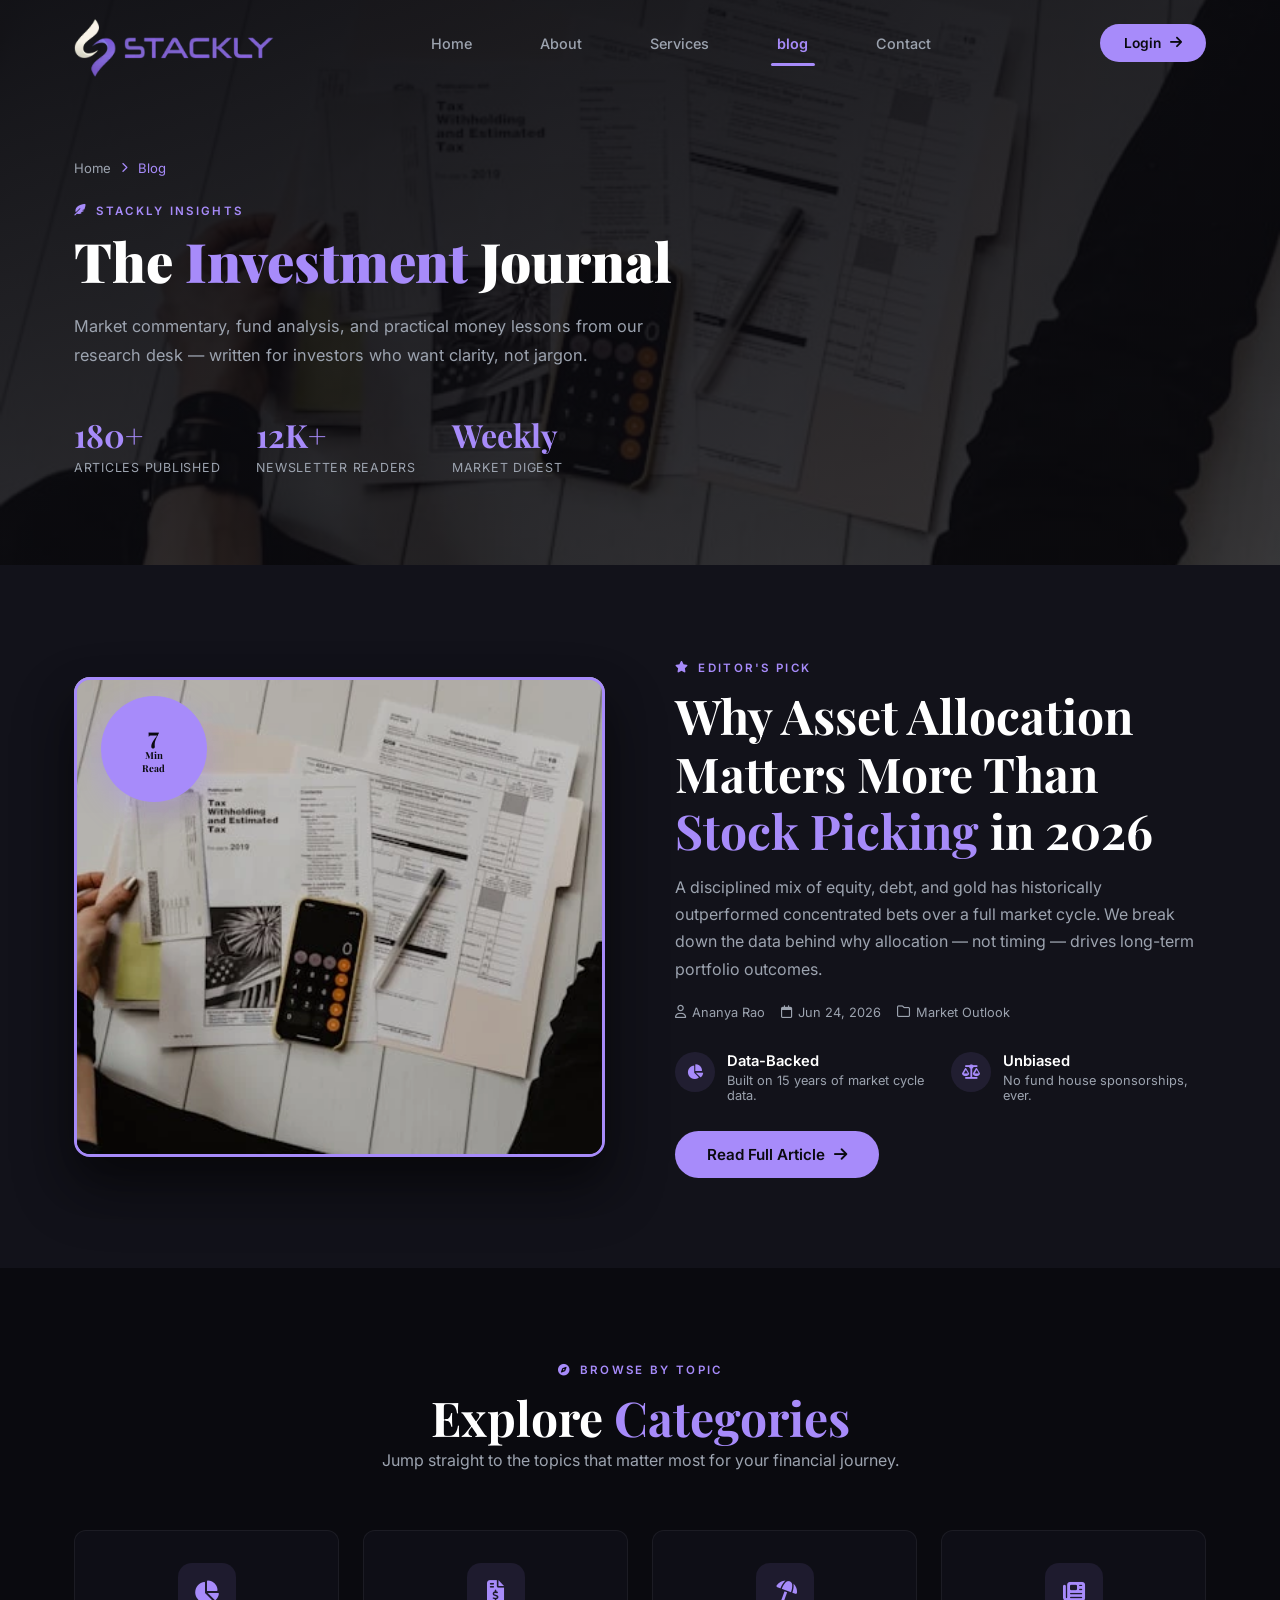
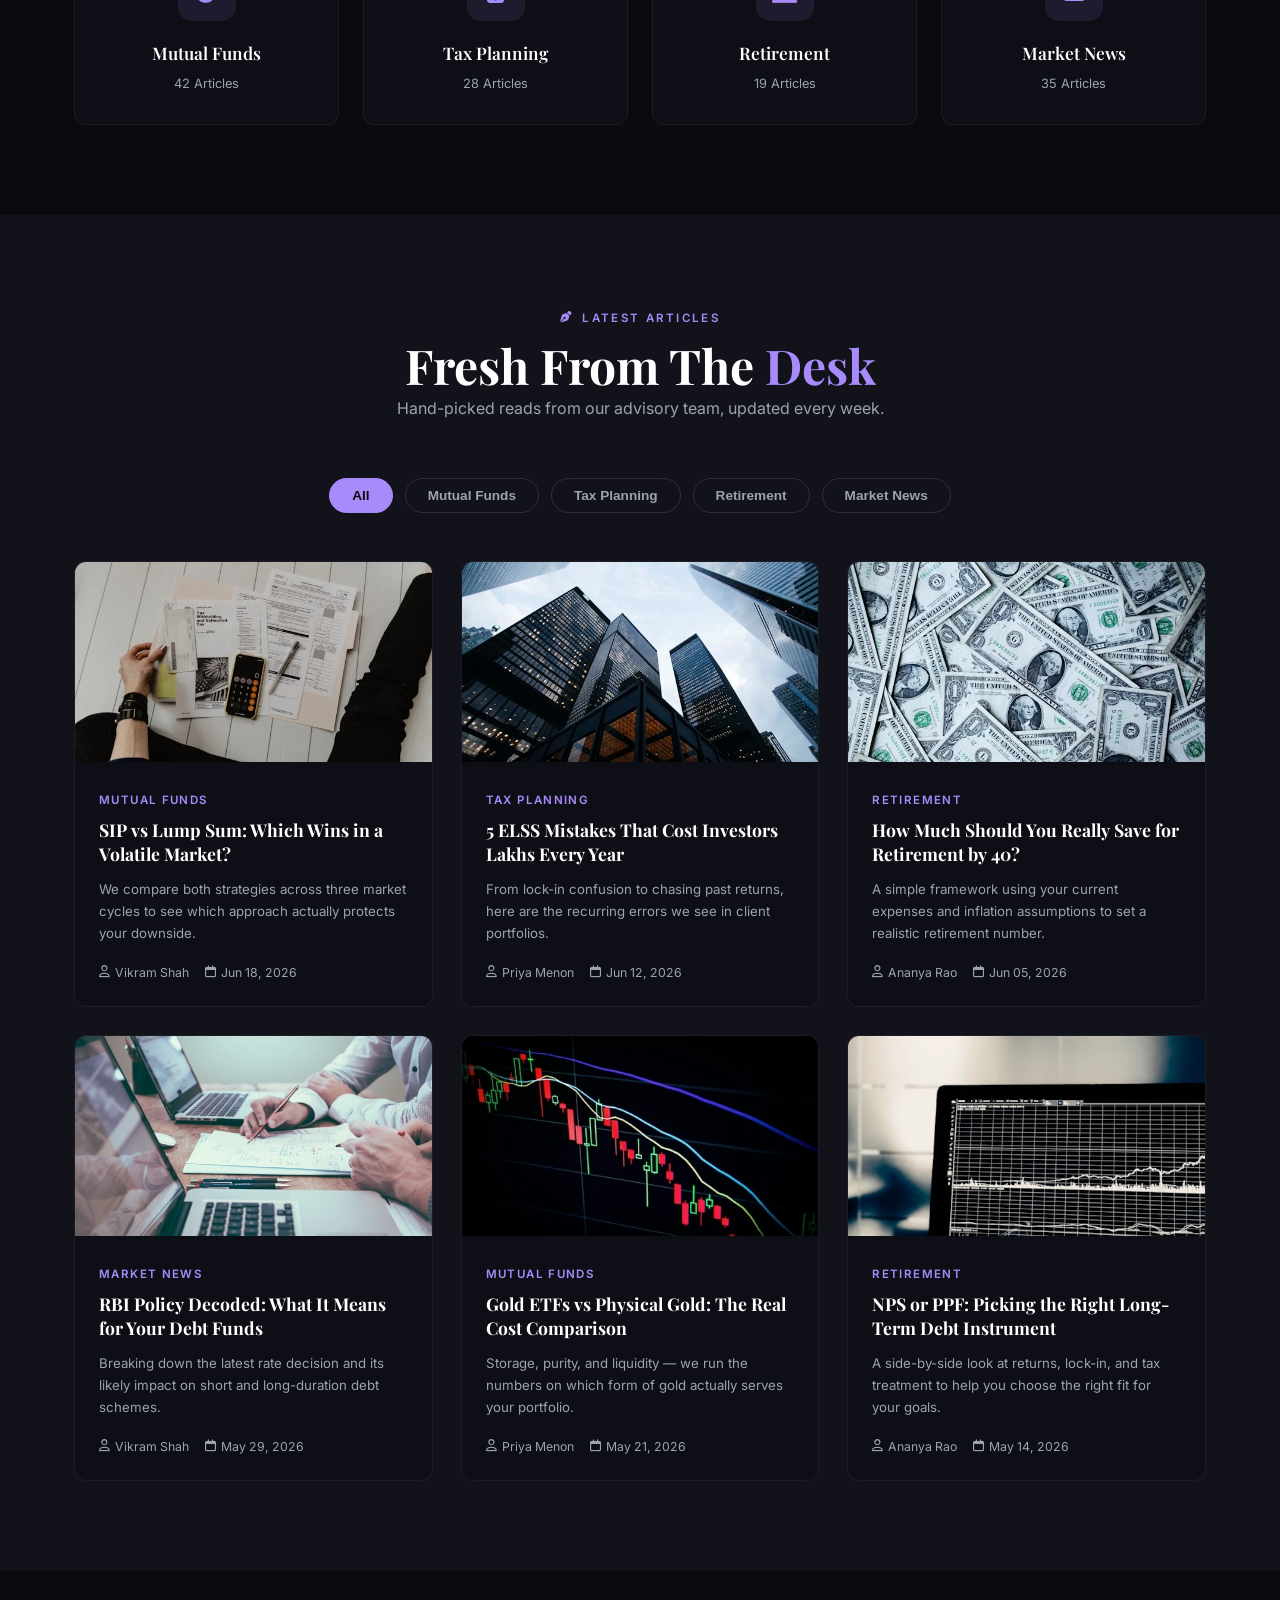
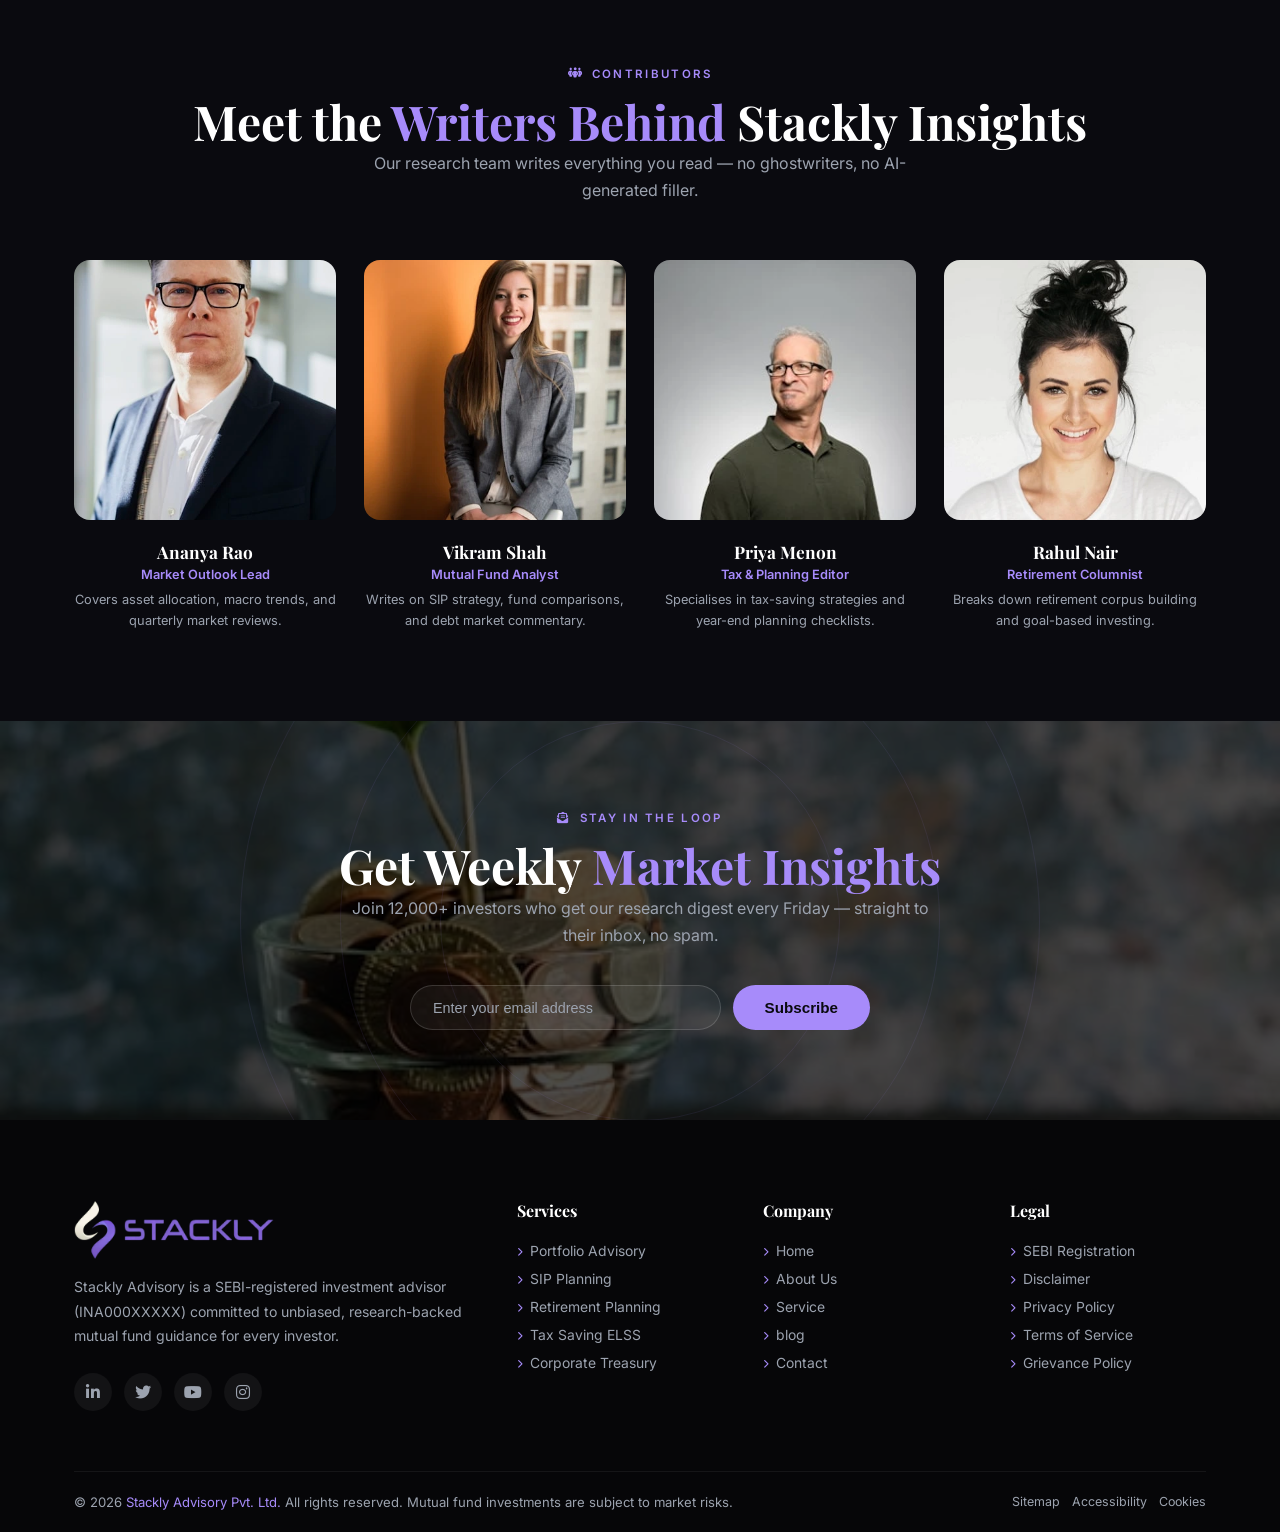
<file: blog.html>
<!DOCTYPE html>
<html lang="en">
<head>
  <meta charset="UTF-8" />
  <meta name="viewport" content="width=device-width, initial-scale=1.0"/>
  <title>Blog | Stackly Mutual Fund Advisory</title>
  <link rel="stylesheet" href="https://cdnjs.cloudflare.com/ajax/libs/font-awesome/6.5.0/css/all.min.css"/>
  <link href="https://fonts.googleapis.com/css2?family=Playfair+Display:wght@400;600;700;900&family=Inter:wght@300;400;500;600&display=swap" rel="stylesheet"/>
  <link rel="stylesheet" href="style.css">
  <link rel="stylesheet" href="blog.css">
</head>
<body>

<!-- ══ NAVBAR ══ -->
<nav id="navbar">
  <div class="container nav-inner">
<a href="./home.html" class="logo"></i><img src="./src/logo.webp" alt=""></a>
    <ul class="nav-links">
      <li><a href="./home.html">Home</a></li>
      <li><a href="./about.html">About</a></li>
      <li><a href="./service.html">Services</a></li>
      <li><a href="./blog.html" class="active">blog</a></li>
      <li><a href="./contact.html">Contact</a></li>
    </ul>
    <a href="./login.html" class="btn-gold nav-cta" style="padding:11px 24px;font-size:.86rem;">Login <i class="fas fa-arrow-right"></i></a>
    <div class="hamburger" id="hamburger" aria-label="Toggle menu">
      <span></span><span></span><span></span>
    </div>
  </div>
</nav>

<!-- ══ MOBILE MENU ══ -->
<div class="mobile-menu" id="mobileMenu">
  <a href="./home.html">Home</a>
<a href="./about.html">About</a>
<a href="./service.html">Services</a>
<a href="./blog.html" class="active">blog</a>
<a href="./contact.html">Contact</a>
  <a href="./login.html" class="btn-gold mob-link" style="margin-top:12px;">Login</a>
</div>

<div class="sections">

<!-- ══════════════════════════════════════════
     BLOG-SECTION 1 : PAGE HERO
══════════════════════════════════════════ -->
<section id="blg-hero">
  <div class="blg-hero-bg"></div>
  <div class="blg-hero-overlay"></div>
  <div class="container">
    <div class="blg-hero-inner reveal">
      <div class="breadcrumb">
        <a href="./home.html">Home</a>
        <i class="fas fa-chevron-right"></i>
        <span>Blog</span>
      </div>
      <span class="section-tag"><i class="fas fa-feather-alt"></i> Stackly Insights</span>
      <h1 class="blg-hero-title">The <span>Investment</span> Journal</h1>
      <p class="blg-hero-sub">Market commentary, fund analysis, and practical money lessons from our research desk — written for investors who want clarity, not jargon.</p>
      <div class="blg-hero-stats">
        <div class="blg-stat"><div class="blg-stat-num">180+</div><div class="blg-stat-lbl">Articles Published</div></div>
        <div class="blg-stat"><div class="blg-stat-num">12K+</div><div class="blg-stat-lbl">Newsletter Readers</div></div>
        <div class="blg-stat"><div class="blg-stat-num">Weekly</div><div class="blg-stat-lbl">Market Digest</div></div>
      </div>
    </div>
  </div>
</section>

<!-- ══════════════════════════════════════════
     BLOG-SECTION 2 : FEATURED ARTICLE
══════════════════════════════════════════ -->
<section id="blg-featured">
  <div class="container">
    <div class="blg-feat-grid">
      <div class="blg-feat-img-stack reveal-left">
        <img class="bfi-main" src="./src/mutual home img/image13-compressed.webp" alt="Featured article"/>
        <img class="bfi-accent" src="./src/mutual home img/image13-compressed.webp" alt="Market chart"/>
        <div class="blg-feat-badge"><span class="bfb-num">7</span><span class="bfb-lbl">Min<br>Read</span></div>
      </div>
      <div class="reveal-right">
        <span class="section-tag"><i class="fas fa-star"></i> Editor's Pick</span>
        <h2 class="section-title">Why Asset Allocation Matters More Than <span>Stock Picking</span> in 2026</h2>
        <p class="section-sub">A disciplined mix of equity, debt, and gold has historically outperformed concentrated bets over a full market cycle. We break down the data behind why allocation — not timing — drives long-term portfolio outcomes.</p>
        <div class="blg-feat-meta">
          <span><i class="far fa-user"></i> Ananya Rao</span>
          <span><i class="far fa-calendar"></i> Jun 24, 2026</span>
          <span><i class="far fa-folder"></i> Market Outlook</span>
        </div>
        <div class="blg-feat-features">
          <div class="bff-item">
            <div class="bff-icon"><i class="fas fa-chart-pie"></i></div>
            <div class="bff-text"><h4>Data-Backed</h4><p>Built on 15 years of market cycle data.</p></div>
          </div>
          <div class="bff-item">
            <div class="bff-icon"><i class="fas fa-scale-balanced"></i></div>
            <div class="bff-text"><h4>Unbiased</h4><p>No fund house sponsorships, ever.</p></div>
          </div>
        </div>
        <a href="./404.html" class="btn-gold" style="margin-top:28px;">Read Full Article <i class="fas fa-arrow-right"></i></a>
      </div>
    </div>
  </div>
</section>

<!-- ══════════════════════════════════════════
     BLOG-SECTION 3 : BROWSE CATEGORIES
══════════════════════════════════════════ -->
<section id="blg-categories">
  <div class="container">
    <div class="blg-cat-header reveal">
      <span class="section-tag"><i class="fas fa-compass"></i> Browse By Topic</span>
      <h2 class="section-title">Explore <span>Categories</span></h2>
      <p class="section-sub">Jump straight to the topics that matter most for your financial journey.</p>
    </div>
    <div class="blg-cat-grid">
      <a href="./404.html" class="blg-cat-card reveal">
        <div class="blg-cat-icon"><i class="fas fa-chart-pie"></i></div>
        <h3>Mutual Funds</h3>
        <span>42 Articles</span>
      </a>
      <a href="./404.html" class="blg-cat-card reveal">
        <div class="blg-cat-icon"><i class="fas fa-file-invoice-dollar"></i></div>
        <h3>Tax Planning</h3>
        <span>28 Articles</span>
      </a>
      <a href="./404.html" class="blg-cat-card reveal">
        <div class="blg-cat-icon"><i class="fas fa-umbrella-beach"></i></div>
        <h3>Retirement</h3>
        <span>19 Articles</span>
      </a>
      <a href="./404.html" class="blg-cat-card reveal">
        <div class="blg-cat-icon"><i class="fas fa-newspaper"></i></div>
        <h3>Market News</h3>
        <span>35 Articles</span>
      </a>
    </div>
  </div>
</section>

<!-- ══════════════════════════════════════════
     BLOG-SECTION 4 : LATEST ARTICLES
══════════════════════════════════════════ -->
<section id="blg-posts">
  <div class="container">
    <div class="blg-posts-header reveal">
      <span class="section-tag"><i class="fas fa-pen-nib"></i> Latest Articles</span>
      <h2 class="section-title">Fresh From The <span>Desk</span></h2>
      <p class="section-sub" style="margin:0 auto;">Hand-picked reads from our advisory team, updated every week.</p>
    </div>

    <div class="blg-filters reveal">
      <button class="blg-filter-btn active">All</button>
      <button class="blg-filter-btn">Mutual Funds</button>
      <button class="blg-filter-btn">Tax Planning</button>
      <button class="blg-filter-btn">Retirement</button>
      <button class="blg-filter-btn">Market News</button>
    </div>

    <div class="blg-posts-grid">
      <article class="blg-post-card reveal">
        <div class="blg-post-img"><img src="./src/mutual home img/image13-compressed.webp" alt="SIP investing"/></div>
        <div class="blg-post-body">
          <span class="blg-post-cat">Mutual Funds</span>
          <h3>SIP vs Lump Sum: Which Wins in a Volatile Market?</h3>
          <p>We compare both strategies across three market cycles to see which approach actually protects your downside.</p>
          <div class="blg-post-meta">
            <span><i class="far fa-user"></i> Vikram Shah</span>
            <span><i class="far fa-calendar"></i> Jun 18, 2026</span>
          </div>
        </div>
      </article>

      <article class="blg-post-card reveal">
        <div class="blg-post-img"><img src="./src/mutual home img/image14-compressed.webp" alt="Tax saving"/></div>
        <div class="blg-post-body">
          <span class="blg-post-cat">Tax Planning</span>
          <h3>5 ELSS Mistakes That Cost Investors Lakhs Every Year</h3>
          <p>From lock-in confusion to chasing past returns, here are the recurring errors we see in client portfolios.</p>
          <div class="blg-post-meta">
            <span><i class="far fa-user"></i> Priya Menon</span>
            <span><i class="far fa-calendar"></i> Jun 12, 2026</span>
          </div>
        </div>
      </article>

      <article class="blg-post-card reveal">
        <div class="blg-post-img"><img src="./src/mutual home img/image15-compressed.webp" alt="Retirement planning"/></div>
        <div class="blg-post-body">
          <span class="blg-post-cat">Retirement</span>
          <h3>How Much Should You Really Save for Retirement by 40?</h3>
          <p>A simple framework using your current expenses and inflation assumptions to set a realistic retirement number.</p>
          <div class="blg-post-meta">
            <span><i class="far fa-user"></i> Ananya Rao</span>
            <span><i class="far fa-calendar"></i> Jun 05, 2026</span>
          </div>
        </div>
      </article>

      <article class="blg-post-card reveal">
        <div class="blg-post-img"><img src="./src/mutual home img/image16-compressed.webp" alt="Market news"/></div>
        <div class="blg-post-body">
          <span class="blg-post-cat">Market News</span>
          <h3>RBI Policy Decoded: What It Means for Your Debt Funds</h3>
          <p>Breaking down the latest rate decision and its likely impact on short and long-duration debt schemes.</p>
          <div class="blg-post-meta">
            <span><i class="far fa-user"></i> Vikram Shah</span>
            <span><i class="far fa-calendar"></i> May 29, 2026</span>
          </div>
        </div>
      </article>

      <article class="blg-post-card reveal">
        <div class="blg-post-img"><img src="./src/mutual home img/image17-compressed.webp" alt="Gold investing"/></div>
        <div class="blg-post-body">
          <span class="blg-post-cat">Mutual Funds</span>
          <h3>Gold ETFs vs Physical Gold: The Real Cost Comparison</h3>
          <p>Storage, purity, and liquidity — we run the numbers on which form of gold actually serves your portfolio.</p>
          <div class="blg-post-meta">
            <span><i class="far fa-user"></i> Priya Menon</span>
            <span><i class="far fa-calendar"></i> May 21, 2026</span>
          </div>
        </div>
      </article>

      <article class="blg-post-card reveal">
        <div class="blg-post-img"><img src="./src/mutual home img/image18-compressed.webp" alt="Financial planning"/></div>
        <div class="blg-post-body">
          <span class="blg-post-cat">Retirement</span>
          <h3>NPS or PPF: Picking the Right Long-Term Debt Instrument</h3>
          <p>A side-by-side look at returns, lock-in, and tax treatment to help you choose the right fit for your goals.</p>
          <div class="blg-post-meta">
            <span><i class="far fa-user"></i> Ananya Rao</span>
            <span><i class="far fa-calendar"></i> May 14, 2026</span>
          </div>
        </div>
      </article>
    </div>
  </div>
</section>

<!-- ══════════════════════════════════════════
     BLOG-SECTION 5 : CONTRIBUTORS
══════════════════════════════════════════ -->
<section id="blg-authors">
  <div class="container">
    <div class="blg-authors-header reveal">
      <span class="section-tag"><i class="fas fa-people-group"></i> Contributors</span>
      <h2 class="section-title">Meet the <span>Writers Behind</span> Stackly Insights</h2>
      <p class="section-sub" style="margin:0 auto;">Our research team writes everything you read — no ghostwriters, no AI-generated filler.</p>
    </div>
    <div class="blg-authors-grid">
      <div class="blg-author-card reveal">
        <div class="blg-author-img-wrap">
          <img src="./src/mutul person img/image25-compressed.webp" alt="Ananya Rao"/>
          <div class="blg-author-overlay">
            <a href="#"><i class="fab fa-linkedin-in"></i></a>
            <a href="#"><i class="fas fa-envelope"></i></a>
          </div>
        </div>
        <h3>Ananya Rao</h3>
        <div class="role">Market Outlook Lead</div>
        <p>Covers asset allocation, macro trends, and quarterly market reviews.</p>
      </div>
      <div class="blg-author-card reveal">
        <div class="blg-author-img-wrap">
          <img src="./src/mutul person img/image26-compressed.webp" alt="Vikram Shah"/>
          <div class="blg-author-overlay">
            <a href="#"><i class="fab fa-linkedin-in"></i></a>
            <a href="#"><i class="fas fa-envelope"></i></a>
          </div>
        </div>
        <h3>Vikram Shah</h3>
        <div class="role">Mutual Fund Analyst</div>
        <p>Writes on SIP strategy, fund comparisons, and debt market commentary.</p>
      </div>
      <div class="blg-author-card reveal">
        <div class="blg-author-img-wrap">
          <img src="./src/mutul person img/image27-compressed.webp" alt="Priya Menon"/>
          <div class="blg-author-overlay">
            <a href="#"><i class="fab fa-linkedin-in"></i></a>
            <a href="#"><i class="fas fa-envelope"></i></a>
          </div>
        </div>
        <h3>Priya Menon</h3>
        <div class="role">Tax & Planning Editor</div>
        <p>Specialises in tax-saving strategies and year-end planning checklists.</p>
      </div>
      <div class="blg-author-card reveal">
        <div class="blg-author-img-wrap">
          <img src="./src/mutul person img/image28-compressed.webp" alt="Rahul Nair"/>
          <div class="blg-author-overlay">
            <a href="#"><i class="fab fa-linkedin-in"></i></a>
            <a href="#"><i class="fas fa-envelope"></i></a>
          </div>
        </div>
        <h3>Rahul Nair</h3>
        <div class="role">Retirement Columnist</div>
        <p>Breaks down retirement corpus building and goal-based investing.</p>
      </div>
    </div>
  </div>
</section>

<!-- ══════════════════════════════════════════
     BLOG-SECTION 6 : NEWSLETTER CTA
══════════════════════════════════════════ -->
<section id="blg-cta">
  <div class="blg-cta-bg"></div>
  <div class="blg-cta-ring"></div>
  <div class="blg-cta-ring"></div>
  <div class="blg-cta-ring"></div>
  <div class="container">
    <div class="blg-cta-inner reveal">
      <span class="section-tag" style="justify-content:center;display:flex;"><i class="fas fa-envelope-open-text"></i> Stay In The Loop</span>
      <h2 class="section-title">Get Weekly <span>Market Insights</span></h2>
      <p class="section-sub">Join 12,000+ investors who get our research digest every Friday — straight to their inbox, no spam.</p>
      <form class="blg-cta-form">
        <input type="email" placeholder="Enter your email address" required>
        <button type="submit" class="btn-gold">Subscribe</button>
      </form>
    </div>
  </div>
</section>

</div>
<!-- ══ FOOTER ══ -->
<footer>
  <div class="container">
    <div class="footer-grid">
      <div class="footer-brand">
<a href="./home.html" class="logo"></i><img src="./src/logo.webp" alt=""></a>
        <p>Stackly Advisory is a SEBI-registered investment advisor (INA000XXXXX) committed to unbiased, research-backed mutual fund guidance for every investor.</p>
        <div class="footer-social">
          <a href="./404.html"><i class="fab fa-linkedin-in"></i></a>
          <a href="./404.html"><i class="fab fa-twitter"></i></a>
          <a href="./404.html"><i class="fab fa-youtube"></i></a>
          <a href="./404.html"><i class="fab fa-instagram"></i></a>
        </div>
      </div>
      <div class="footer-col">
        <h4>Services</h4>
        <ul>
          <li><a href="./404.html">Portfolio Advisory</a></li>
          <li><a href="./404.html">SIP Planning</a></li>
          <li><a href="./404.html">Retirement Planning</a></li>
          <li><a href="./404.html">Tax Saving ELSS</a></li>
          <li><a href="./404.html">Corporate Treasury</a></li>
        </ul>
      </div>
      <div class="footer-col">
        <h4>Company</h4>
        <ul>
          <li><a href="./home.html">Home</a></li>
          <li><a href="./about.html">About Us</a></li>
          <li><a href="./serivce.html">Service</a></li>
          <li><a href="./blog.html">blog</a></li>
          <li><a href="./contact.html">Contact</a></li>
        </ul>
      </div>
      <div class="footer-col">
        <h4>Legal</h4>
        <ul>
          <li><a href="./404.html">SEBI Registration</a></li>
          <li><a href="./404.html">Disclaimer</a></li>
          <li><a href="./404.html">Privacy Policy</a></li>
          <li><a href="./404.html">Terms of Service</a></li>
          <li><a href="./404.html">Grievance Policy</a></li>
        </ul>
      </div>
    </div>
    <div class="footer-bottom">
      <p>© 2026 <span>Stackly Advisory Pvt. Ltd.</span> All rights reserved. Mutual fund investments are subject to market risks.</p>
      <div class="footer-tags">
        <a href="./404.html">Sitemap</a>
        <a href="./404.html">Accessibility</a>
        <a href="./404.html">Cookies</a>
      </div>
    </div>
  </div>
</footer>

<script>
  /* ── HAMBURGER ──────────────────────── */
  const ham = document.getElementById('hamburger');
  const mob = document.getElementById('mobileMenu');
  ham.addEventListener('click', () => {
    ham.classList.toggle('open');
    mob.classList.toggle('open');
    document.body.style.overflow = mob.classList.contains('open') ? 'hidden' : '';
  });
  document.querySelectorAll('.mob-link').forEach(l => {
    l.addEventListener('click', () => {
      ham.classList.remove('open');
      mob.classList.remove('open');
      document.body.style.overflow = '';
    });
  });

  /* ── NAVBAR SCROLL ──────────────────── */
  window.addEventListener('scroll', () => {
    document.getElementById('navbar').classList.toggle('scrolled', window.scrollY > 50);
  });

  /* ── SCROLL REVEAL ──────────────────── */
  const revealEls = document.querySelectorAll('.reveal,.reveal-left,.reveal-right');
  const io = new IntersectionObserver((entries) => {
    entries.forEach((e, i) => {
      if (e.isIntersecting) {
        setTimeout(() => e.target.classList.add('visible'), i * 80);
        io.unobserve(e.target);
      }
    });
  }, { threshold: 0.12 });
  revealEls.forEach(el => io.observe(el));

  /* ── BLOG FILTER BUTTONS ─────────────── */
  document.querySelectorAll('.blg-filter-btn').forEach(btn => {
    btn.addEventListener('click', () => {
      document.querySelectorAll('.blg-filter-btn').forEach(b => b.classList.remove('active'));
      btn.classList.add('active');
    });
  });

  /* ── REDUCE MOTION ──────────────────── */
  if (window.matchMedia('(prefers-reduced-motion: reduce)').matches) {
    document.querySelectorAll('.blg-cta-ring').forEach(el => {
      el.style.animation = 'none';
    });
  }
</script>
</body>
</html>
</file>
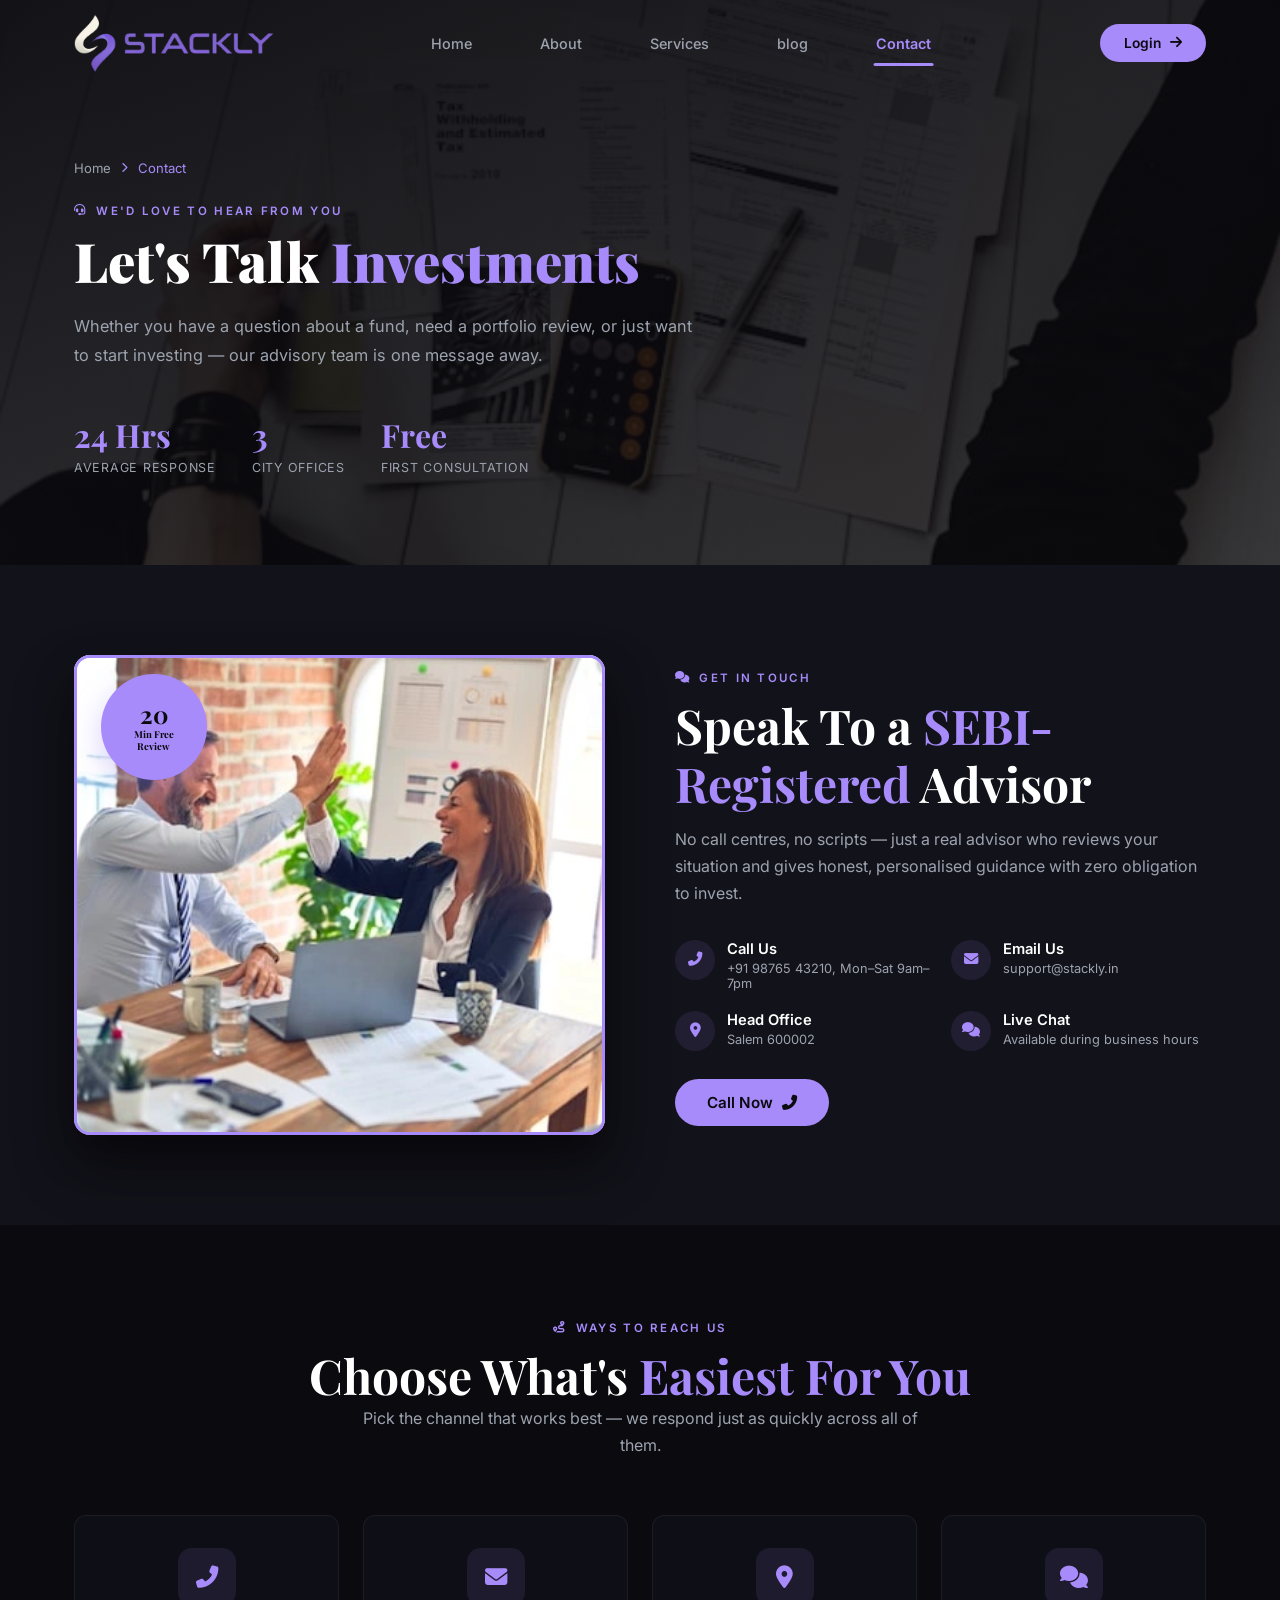
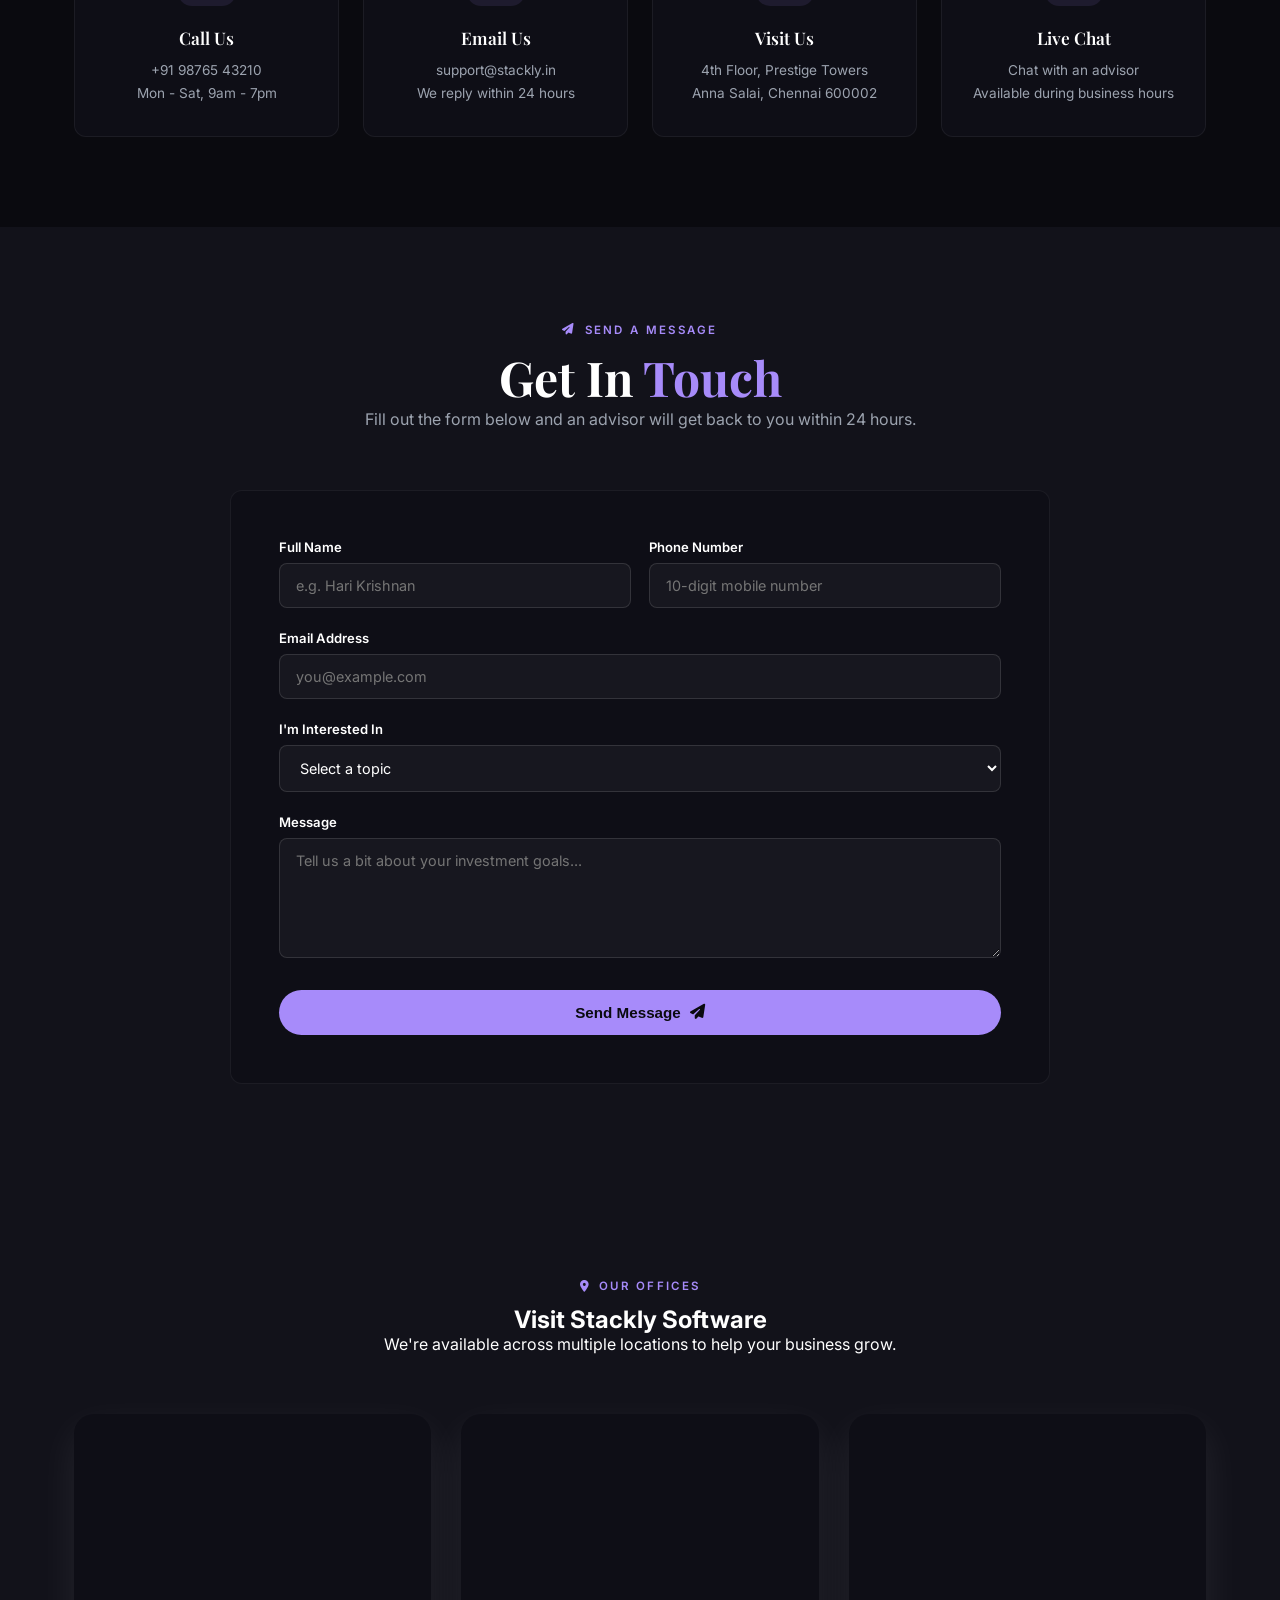
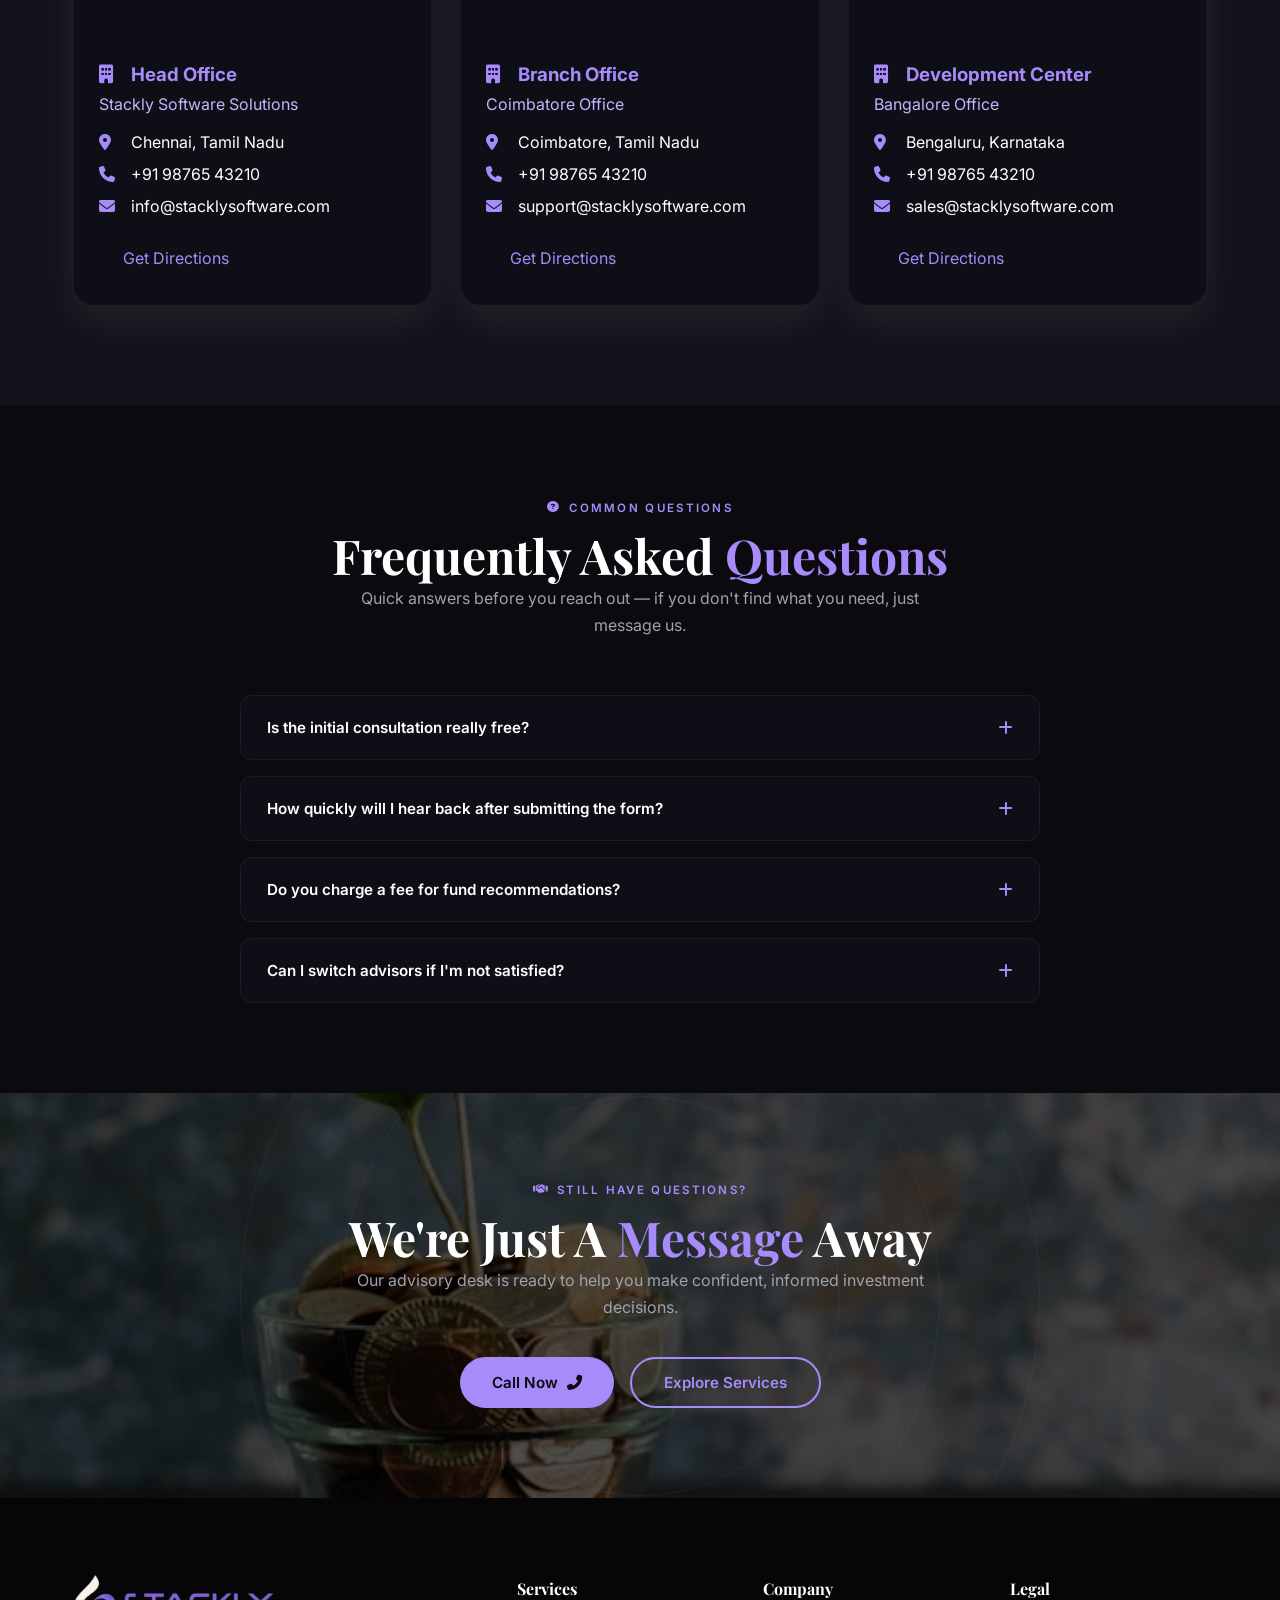
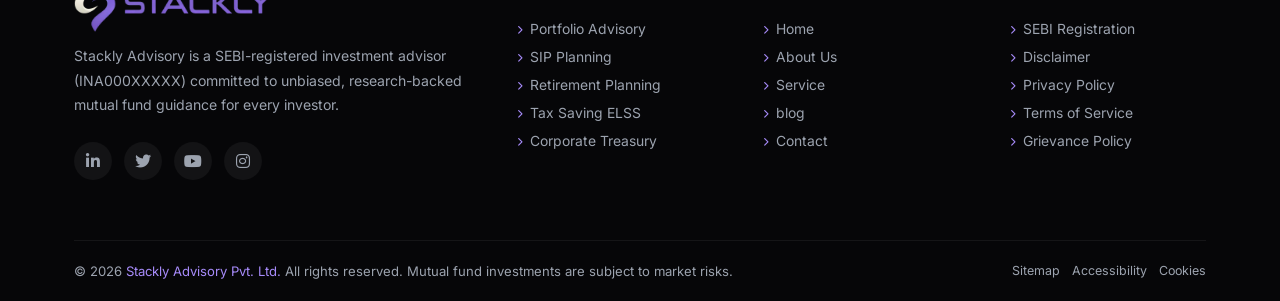
<file: contact.html>
<!DOCTYPE html>
<html lang="en">
<head>
  <meta charset="UTF-8" />
  <meta name="viewport" content="width=device-width, initial-scale=1.0"/>
  <title>Contact Stackly | Mutual Fund Advisory</title>
  <link rel="stylesheet" href="https://cdnjs.cloudflare.com/ajax/libs/font-awesome/6.5.0/css/all.min.css"/>
  <link href="https://fonts.googleapis.com/css2?family=Playfair+Display:wght@400;600;700;900&family=Inter:wght@300;400;500;600&display=swap" rel="stylesheet"/>
  <link rel="stylesheet" href="style.css">
  <link rel="stylesheet" href="contact.css">
  <link rel="stylesheet" href="nav.css">
</head>
<body>

<!-- ══ NAVBAR ══ -->
<nav id="navbar">
  <div class="container nav-inner">
<a href="./home.html" class="logo"></i><img src="./src/logo.webp" alt=""></a>
    <ul class="nav-links">
      <li><a href="./home.html">Home</a></li>
      <li><a href="./about.html">About</a></li>
      <li><a href="./service.html" >Services</a></li>
      <li><a href="./blog.html">blog</a></li>
      <li><a href="./contact.html" class="active">Contact</a></li>
    </ul>
    <a href="./login.html" class="btn-gold nav-cta" style="padding:11px 24px;font-size:.86rem;">Login <i class="fas fa-arrow-right"></i></a>
    <div class="hamburger" id="hamburger" aria-label="Toggle menu">
      <span></span><span></span><span></span>
    </div>
  </div>
</nav>

<!-- ══ MOBILE MENU ══ -->
<div class="mobile-menu" id="mobileMenu">
  <a href="./home.html">Home</a>
<a href="./about.html">About</a>
<a href="./service.html">Services</a>
<a href="./blog.html">blog</a>
<a href="./contact.html" class="active">Contact</a>
  <a href="./login.html" class="btn-gold mob-link" style="margin-top:12px;">Login</a>
</div>

<div class="sections">

<!-- ══════════════════════════════════════════
     CONTACT-SECTION 1 : PAGE HERO
══════════════════════════════════════════ -->
<section id="cnt-hero">
  <div class="cnt-hero-bg"></div>
  <div class="cnt-hero-overlay"></div>
  <div class="container">
    <div class="cnt-hero-inner reveal">
      <div class="breadcrumb">
        <a href="./home.html">Home</a>
        <i class="fas fa-chevron-right"></i>
        <span>Contact</span>
      </div>
      <span class="section-tag"><i class="fas fa-headset"></i> We'd Love to Hear From You</span>
      <h1 class="cnt-hero-title">Let's Talk <span>Investments</span></h1>
      <p class="cnt-hero-sub">Whether you have a question about a fund, need a portfolio review, or just want to start investing — our advisory team is one message away.</p>
      <div class="cnt-hero-stats">
        <div class="cnt-stat"><div class="cnt-stat-num">24 Hrs</div><div class="cnt-stat-lbl">Average Response</div></div>
        <div class="cnt-stat"><div class="cnt-stat-num">3</div><div class="cnt-stat-lbl">City Offices</div></div>
        <div class="cnt-stat"><div class="cnt-stat-num">Free</div><div class="cnt-stat-lbl">First Consultation</div></div>
      </div>
    </div>
  </div>
</section>

<!-- ══════════════════════════════════════════
     CONTACT-SECTION 2 : GET IN TOUCH
══════════════════════════════════════════ -->
<section id="cnt-touch">
  <div class="container">
    <div class="cnt-touch-grid">
      <div class="cnt-touch-img-stack reveal-left">
        <img class="cti-main" src="./src/mutual home img/image21-compressed.webp" alt="Advisory team"/>
        <img class="cti-accent" src="./src/mutual home img/image21-compressed.webp" alt="Consultation"/>
        <div class="cnt-touch-badge"><span class="ctb-num">20</span><span class="ctb-lbl">Min Free<br>Review</span></div>
      </div>
      <div class="reveal-right">
        <span class="section-tag"><i class="fas fa-comments"></i> Get In Touch</span>
        <h2 class="section-title">Speak To a <span>SEBI-Registered</span> Advisor</h2>
        <p class="section-sub">No call centres, no scripts — just a real advisor who reviews your situation and gives honest, personalised guidance with zero obligation to invest.</p>
        <div class="cnt-touch-features">
          <div class="ctf-item">
            <div class="ctf-icon"><i class="fas fa-phone-alt"></i></div>
            <div class="ctf-text"><h4>Call Us</h4><p>+91 98765 43210, Mon–Sat 9am–7pm</p></div>
          </div>
          <div class="ctf-item">
            <div class="ctf-icon"><i class="fas fa-envelope"></i></div>
            <div class="ctf-text"><h4>Email Us</h4><p>support@stackly.in</p></div>
          </div>
          <div class="ctf-item">
            <div class="ctf-icon"><i class="fas fa-map-marker-alt"></i></div>
            <div class="ctf-text"><h4>Head Office</h4><p>Salem 600002</p></div>
          </div>
          <div class="ctf-item">
            <div class="ctf-icon"><i class="fas fa-comments"></i></div>
            <div class="ctf-text"><h4>Live Chat</h4><p>Available during business hours</p></div>
          </div>
        </div>
        <a href="./404.html" class="btn-gold" style="margin-top:28px;">Call Now <i class="fas fa-phone-alt"></i></a>
      </div>
    </div>
  </div>
</section>

<!-- ══════════════════════════════════════════
     CONTACT-SECTION 3 : CONTACT METHODS
══════════════════════════════════════════ -->
<section id="cnt-info">
  <div class="container">
    <div class="cnt-info-header reveal">
      <span class="section-tag"><i class="fas fa-route"></i> Ways To Reach Us</span>
      <h2 class="section-title">Choose What's <span>Easiest For You</span></h2>
      <p class="section-sub">Pick the channel that works best — we respond just as quickly across all of them.</p>
    </div>
    <div class="cnt-info-grid">
      <div class="cnt-info-card reveal">
        <div class="cnt-info-icon"><i class="fas fa-phone-alt"></i></div>
        <h3>Call Us</h3>
        <p>+91 98765 43210<br>Mon - Sat, 9am - 7pm</p>
      </div>
      <div class="cnt-info-card reveal">
        <div class="cnt-info-icon"><i class="fas fa-envelope"></i></div>
        <h3>Email Us</h3>
        <p>support@stackly.in<br>We reply within 24 hours</p>
      </div>
      <div class="cnt-info-card reveal">
        <div class="cnt-info-icon"><i class="fas fa-map-marker-alt"></i></div>
        <h3>Visit Us</h3>
        <p>4th Floor, Prestige Towers<br>Anna Salai, Chennai 600002</p>
      </div>
      <div class="cnt-info-card reveal">
        <div class="cnt-info-icon"><i class="fas fa-comments"></i></div>
        <h3>Live Chat</h3>
        <p>Chat with an advisor<br>Available during business hours</p>
      </div>
    </div>
  </div>
</section>

<!-- ══════════════════════════════════════════
     CONTACT-SECTION 4 : CONTACT FORM
══════════════════════════════════════════ -->
<section id="cnt-form-section">
  <div class="container">
    <div class="cnt-form-header reveal">
      <span class="section-tag"><i class="fas fa-paper-plane"></i> Send a Message</span>
      <h2 class="section-title">Get In <span>Touch</span></h2>
      <p class="section-sub" style="margin:0 auto;">Fill out the form below and an advisor will get back to you within 24 hours.</p>
    </div>

    <div class="cnt-form-card reveal">
      <div class="cnt-form-success" id="formSuccess">
        <i class="fas fa-check-circle"></i>
        <span>Thank you! Your message has been sent — we'll get back to you shortly.</span>
      </div>

      <form id="contactForm" novalidate>
        <div class="cnt-form-row">
          <div class="cnt-form-group" id="nameGroup">
            <label for="fullName">Full Name</label>
            <input type="text" id="fullName" name="fullName" placeholder="e.g. Hari Krishnan" autocomplete="off">
            <div class="cnt-error-msg"><i class="fas fa-circle-exclamation"></i> <span>Name should contain letters only, no numbers.</span></div>
          </div>
          <div class="cnt-form-group" id="phoneGroup">
            <label for="phone">Phone Number</label>
            <input type="tel" id="phone" name="phone" placeholder="10-digit mobile number" autocomplete="off">
            <div class="cnt-error-msg"><i class="fas fa-circle-exclamation"></i> <span>Enter a valid 10-digit phone number.</span></div>
          </div>
        </div>

        <div class="cnt-form-group" id="emailGroup">
          <label for="email">Email Address</label>
          <input type="text" id="email" name="email" placeholder="you@example.com" autocomplete="off">
          <div class="cnt-error-msg"><i class="fas fa-circle-exclamation"></i> <span>Enter a valid email ending in .com, .in, .org etc.</span></div>
        </div>

        <div class="cnt-form-group" id="subjectGroup">
          <label for="subject">I'm Interested In</label>
          <select id="subject" name="subject">
            <option value="">Select a topic</option>
            <option value="portfolio">Portfolio Advisory</option>
            <option value="sip">SIP Planning</option>
            <option value="retirement">Retirement Planning</option>
            <option value="tax">Tax Saving ELSS</option>
            <option value="other">Other</option>
          </select>
          <div class="cnt-error-msg"><i class="fas fa-circle-exclamation"></i> <span>Please select a topic.</span></div>
        </div>

        <div class="cnt-form-group" id="messageGroup">
          <label for="message">Message</label>
          <textarea id="message" name="message" placeholder="Tell us a bit about your investment goals..."></textarea>
          <div class="cnt-error-msg"><i class="fas fa-circle-exclamation"></i> <span>Message should be at least 10 characters.</span></div>
        </div>

        <button type="submit" class="btn-gold">Send Message <i class="fas fa-paper-plane"></i></button>
      </form>
    </div>
  </div>
</section>
<section class="office-location">
    <div class="container">

        <div class="section-heading">
            <span class="section-tag">
                <i class="fas fa-map-marker-alt"></i> Our Offices
            </span>
            <h2>Visit <span>Stackly Software</span></h2>
            <p>We're available across multiple locations to help your business grow.</p>
        </div>

        <div class="location-grid">

            <!-- Card 1 -->
            <div class="location-card">
                <div class="location-map">
                    <iframe
                        src="https://www.google.com/maps?q=Stackly%20Software&output=embed"
                        loading="lazy">
                    </iframe>
                </div>

                <div class="location-content">
                    <h3><i class="fas fa-building"></i> Head Office</h3>
                    <p>Stackly Software Solutions</p>

                    <ul>
                        <li><i class="fas fa-map-marker-alt"></i> Chennai, Tamil Nadu</li>
                        <li><i class="fas fa-phone"></i> +91 98765 43210</li>
                        <li><i class="fas fa-envelope"></i> info@stacklysoftware.com</li>
                    </ul>

                    <a href="#" class="location-btn">Get Directions</a>
                </div>
            </div>

            <!-- Card 2 -->
            <div class="location-card">
                <div class="location-map">
                    <iframe
                        src="https://www.google.com/maps?q=Stackly%20Software&output=embed"
                        loading="lazy">
                    </iframe>
                </div>

                <div class="location-content">
                    <h3><i class="fas fa-building"></i> Branch Office</h3>
                    <p>Coimbatore Office</p>

                    <ul>
                        <li><i class="fas fa-map-marker-alt"></i> Coimbatore, Tamil Nadu</li>
                        <li><i class="fas fa-phone"></i> +91 98765 43210</li>
                        <li><i class="fas fa-envelope"></i> support@stacklysoftware.com</li>
                    </ul>

                    <a href="#" class="location-btn">Get Directions</a>
                </div>
            </div>

            <!-- Card 3 -->
            <div class="location-card">
                <div class="location-map">
                    <iframe
                        src="https://www.google.com/maps?q=Stackly%20Software&output=embed"
                        loading="lazy">
                    </iframe>
                </div>

                <div class="location-content">
                    <h3><i class="fas fa-building"></i> Development Center</h3>
                    <p>Bangalore Office</p>

                    <ul>
                        <li><i class="fas fa-map-marker-alt"></i> Bengaluru, Karnataka</li>
                        <li><i class="fas fa-phone"></i> +91 98765 43210</li>
                        <li><i class="fas fa-envelope"></i> sales@stacklysoftware.com</li>
                    </ul>

                    <a href="#" class="location-btn">Get Directions</a>
                </div>
            </div>

        </div>

    </div>
</section>
<!-- ══════════════════════════════════════════
     CONTACT-SECTION 5 : FAQ
══════════════════════════════════════════ -->
<section id="cnt-faq">
  <div class="container">
    <div class="cnt-faq-header reveal">
      <span class="section-tag"><i class="fas fa-circle-question"></i> Common Questions</span>
      <h2 class="section-title">Frequently Asked <span>Questions</span></h2>
      <p class="section-sub" style="margin:0 auto;">Quick answers before you reach out — if you don't find what you need, just message us.</p>
    </div>

    <div class="cnt-faq-list">
      <div class="cnt-faq-item reveal">
        <div class="cnt-faq-question">
          <h4>Is the initial consultation really free?</h4>
          <i class="fas fa-plus"></i>
        </div>
        <div class="cnt-faq-answer">
          <p>Yes. Your first 20-minute portfolio review with one of our SEBI-registered advisors is completely free, with no obligation to invest.</p>
        </div>
      </div>
      <div class="cnt-faq-item reveal">
        <div class="cnt-faq-question">
          <h4>How quickly will I hear back after submitting the form?</h4>
          <i class="fas fa-plus"></i>
        </div>
        <div class="cnt-faq-answer">
          <p>Our team typically responds within 24 business hours. For urgent queries, please call our support line directly.</p>
        </div>
      </div>
      <div class="cnt-faq-item reveal">
        <div class="cnt-faq-question">
          <h4>Do you charge a fee for fund recommendations?</h4>
          <i class="fas fa-plus"></i>
        </div>
        <div class="cnt-faq-answer">
          <p>We operate on a transparent fee-only advisory model. Full details are shared upfront before any engagement begins.</p>
        </div>
      </div>
      <div class="cnt-faq-item reveal">
        <div class="cnt-faq-question">
          <h4>Can I switch advisors if I'm not satisfied?</h4>
          <i class="fas fa-plus"></i>
        </div>
        <div class="cnt-faq-answer">
          <p>Absolutely. Just reach out to our support team and we'll reassign your account to another advisor at no extra cost.</p>
        </div>
      </div>
    </div>
  </div>
</section>

<!-- ══════════════════════════════════════════
     CONTACT-SECTION 6 : CTA BANNER
══════════════════════════════════════════ -->
<section id="cnt-cta">
  <div class="cnt-cta-bg"></div>
  <div class="cnt-cta-ring"></div>
  <div class="cnt-cta-ring"></div>
  <div class="cnt-cta-ring"></div>
  <div class="container">
    <div class="cnt-cta-inner reveal">
      <span class="section-tag" style="justify-content:center;display:flex;"><i class="fas fa-handshake"></i> Still Have Questions?</span>
      <h2 class="section-title">We're Just A <span>Message</span> Away</h2>
      <p class="section-sub">Our advisory desk is ready to help you make confident, informed investment decisions.</p>
      <div class="cnt-cta-btns">
        <a href="./404.html" class="btn-gold">Call Now <i class="fas fa-phone-alt"></i></a>
        <a href="./service.html" class="btn-outline">Explore Services</a>
      </div>
    </div>
  </div>
</section>

</div>
<!-- ══ FOOTER ══ -->
<footer>
  <div class="container">
    <div class="footer-grid">
      <div class="footer-brand">
<a href="./home.html" class="logo"></i><img src="./src/logo.webp" alt=""></a>
        <p>Stackly Advisory is a SEBI-registered investment advisor (INA000XXXXX) committed to unbiased, research-backed mutual fund guidance for every investor.</p>
        <div class="footer-social">
          <a href="./404.html"><i class="fab fa-linkedin-in"></i></a>
          <a href="./404.html"><i class="fab fa-twitter"></i></a>
          <a href="./404.html"><i class="fab fa-youtube"></i></a>
          <a href="./404.html"><i class="fab fa-instagram"></i></a>
        </div>
      </div>
      <div class="footer-col">
        <h4>Services</h4>
        <ul>
          <li><a href="./404.html">Portfolio Advisory</a></li>
          <li><a href="./404.html">SIP Planning</a></li>
          <li><a href="./404.html">Retirement Planning</a></li>
          <li><a href="./404.html">Tax Saving ELSS</a></li>
          <li><a href="./404.html">Corporate Treasury</a></li>
        </ul>
      </div>
      <div class="footer-col">
        <h4>Company</h4>
        <ul>
          <li><a href="./home.html">Home</a></li>
          <li><a href="./about.html">About Us</a></li>
          <li><a href="./serivce.html">Service</a></li>
          <li><a href="./blog.html">blog</a></li>
          <li><a href="./contact.html">Contact</a></li>
        </ul>
      </div>
      <div class="footer-col">
        <h4>Legal</h4>
        <ul>
          <li><a href="./404.html">SEBI Registration</a></li>
          <li><a href="./404.html">Disclaimer</a></li>
          <li><a href="./404.html">Privacy Policy</a></li>
          <li><a href="./404.html">Terms of Service</a></li>
          <li><a href="./404.html">Grievance Policy</a></li>
        </ul>
      </div>
    </div>
    <div class="footer-bottom">
      <p>© 2026 <span>Stackly Advisory Pvt. Ltd.</span> All rights reserved. Mutual fund investments are subject to market risks.</p>
      <div class="footer-tags">
        <a href="./404.html">Sitemap</a>
        <a href="./404.html">Accessibility</a>
        <a href="./404.html">Cookies</a>
      </div>
    </div>
  </div>
</footer>

<script>
  /* ── HAMBURGER ──────────────────────── */
  const ham = document.getElementById('hamburger');
  const mob = document.getElementById('mobileMenu');
  ham.addEventListener('click', () => {
    ham.classList.toggle('open');
    mob.classList.toggle('open');
    document.body.style.overflow = mob.classList.contains('open') ? 'hidden' : '';
  });
  document.querySelectorAll('.mob-link').forEach(l => {
    l.addEventListener('click', () => {
      ham.classList.remove('open');
      mob.classList.remove('open');
      document.body.style.overflow = '';
    });
  });

  /* ── NAVBAR SCROLL ──────────────────── */
  window.addEventListener('scroll', () => {
    document.getElementById('navbar').classList.toggle('scrolled', window.scrollY > 50);
  });

  /* ── SCROLL REVEAL ──────────────────── */
  const revealEls = document.querySelectorAll('.reveal,.reveal-left,.reveal-right');
  const io = new IntersectionObserver((entries) => {
    entries.forEach((e, i) => {
      if (e.isIntersecting) {
        setTimeout(() => e.target.classList.add('visible'), i * 80);
        io.unobserve(e.target);
      }
    });
  }, { threshold: 0.12 });
  revealEls.forEach(el => io.observe(el));

  /* ── FAQ ACCORDION ───────────────────── */
  document.querySelectorAll('.cnt-faq-item').forEach(item => {
    const question = item.querySelector('.cnt-faq-question');
    const answer = item.querySelector('.cnt-faq-answer');
    question.addEventListener('click', () => {
      const isOpen = item.classList.contains('open');
      document.querySelectorAll('.cnt-faq-item').forEach(i => {
        i.classList.remove('open');
        i.querySelector('.cnt-faq-answer').style.maxHeight = null;
      });
      if (!isOpen) {
        item.classList.add('open');
        answer.style.maxHeight = answer.scrollHeight + 'px';
      }
    });
  });

  /* ══════════════════════════════════════════
       CONTACT FORM VALIDATION
       - Name: letters & spaces only, no numbers
       - Phone: exactly 10 digits, starts 6-9
       - Email: must end with a valid TLD (.com, .in, .org, .net, .co, .edu, .gov etc.)
       - Subject: required
       - Message: minimum 10 characters
  ══════════════════════════════════════════ */
  const form = document.getElementById('contactForm');
  const formSuccess = document.getElementById('formSuccess');

  const fields = {
    fullName: {
      input: document.getElementById('fullName'),
      group: document.getElementById('nameGroup'),
      validate: (val) => /^[A-Za-z\s]{2,50}$/.test(val.trim())
    },
    phone: {
      input: document.getElementById('phone'),
      group: document.getElementById('phoneGroup'),
      validate: (val) => /^[6-9]\d{9}$/.test(val.trim())
    },
    email: {
      input: document.getElementById('email'),
      group: document.getElementById('emailGroup'),
      validate: (val) => /^[a-zA-Z0-9._%+-]+@[a-zA-Z0-9.-]+\.(com|in|org|net|co|edu|gov|io|co\.in|info|biz)$/i.test(val.trim())
    },
    subject: {
      input: document.getElementById('subject'),
      group: document.getElementById('subjectGroup'),
      validate: (val) => val.trim() !== ''
    },
    message: {
      input: document.getElementById('message'),
      group: document.getElementById('messageGroup'),
      validate: (val) => val.trim().length >= 10
    }
  };

  // Block number keys from being typed into the Name field entirely
  fields.fullName.input.addEventListener('keypress', (e) => {
    const char = String.fromCharCode(e.which);
    if (!/^[A-Za-z\s]$/.test(char)) {
      e.preventDefault();
    }
  });

  // Strip any pasted numbers/symbols from the Name field
  fields.fullName.input.addEventListener('input', (e) => {
    e.target.value = e.target.value.replace(/[^A-Za-z\s]/g, '');
  });

  // Allow only digits in Phone field
  fields.phone.input.addEventListener('input', (e) => {
    e.target.value = e.target.value.replace(/\D/g, '').slice(0, 10);
  });

  function setFieldState(key, isValid) {
    const { group } = fields[key];
    group.classList.toggle('error', !isValid);
  }

  Object.keys(fields).forEach(key => {
    const { input } = fields[key];
    const eventType = (input.tagName === 'SELECT') ? 'change' : 'input';
    input.addEventListener(eventType, () => {
      if (input.value.trim() !== '') {
        setFieldState(key, fields[key].validate(input.value));
      } else {
        fields[key].group.classList.remove('error');
      }
    });
  });

  form.addEventListener('submit', function (e) {
    e.preventDefault();
    let allValid = true;

    Object.keys(fields).forEach(key => {
      const { input, validate } = fields[key];
      const valid = validate(input.value);
      setFieldState(key, valid);
      if (!valid) allValid = false;
    });

    if (!allValid) {
      formSuccess.classList.remove('show');
      const firstError = form.querySelector('.cnt-form-group.error');
      if (firstError) {
        firstError.scrollIntoView({ behavior: 'smooth', block: 'center' });
      }
      return;
    }

    formSuccess.classList.add('show');
    form.reset();
    Object.keys(fields).forEach(key => fields[key].group.classList.remove('error'));
    formSuccess.scrollIntoView({ behavior: 'smooth', block: 'center' });
  });

  /* ── REDUCE MOTION ──────────────────── */
  if (window.matchMedia('(prefers-reduced-motion: reduce)').matches) {
    document.querySelectorAll('.cnt-cta-ring').forEach(el => {
      el.style.animation = 'none';
    });
  }
</script>
</body>
</html>
</file>
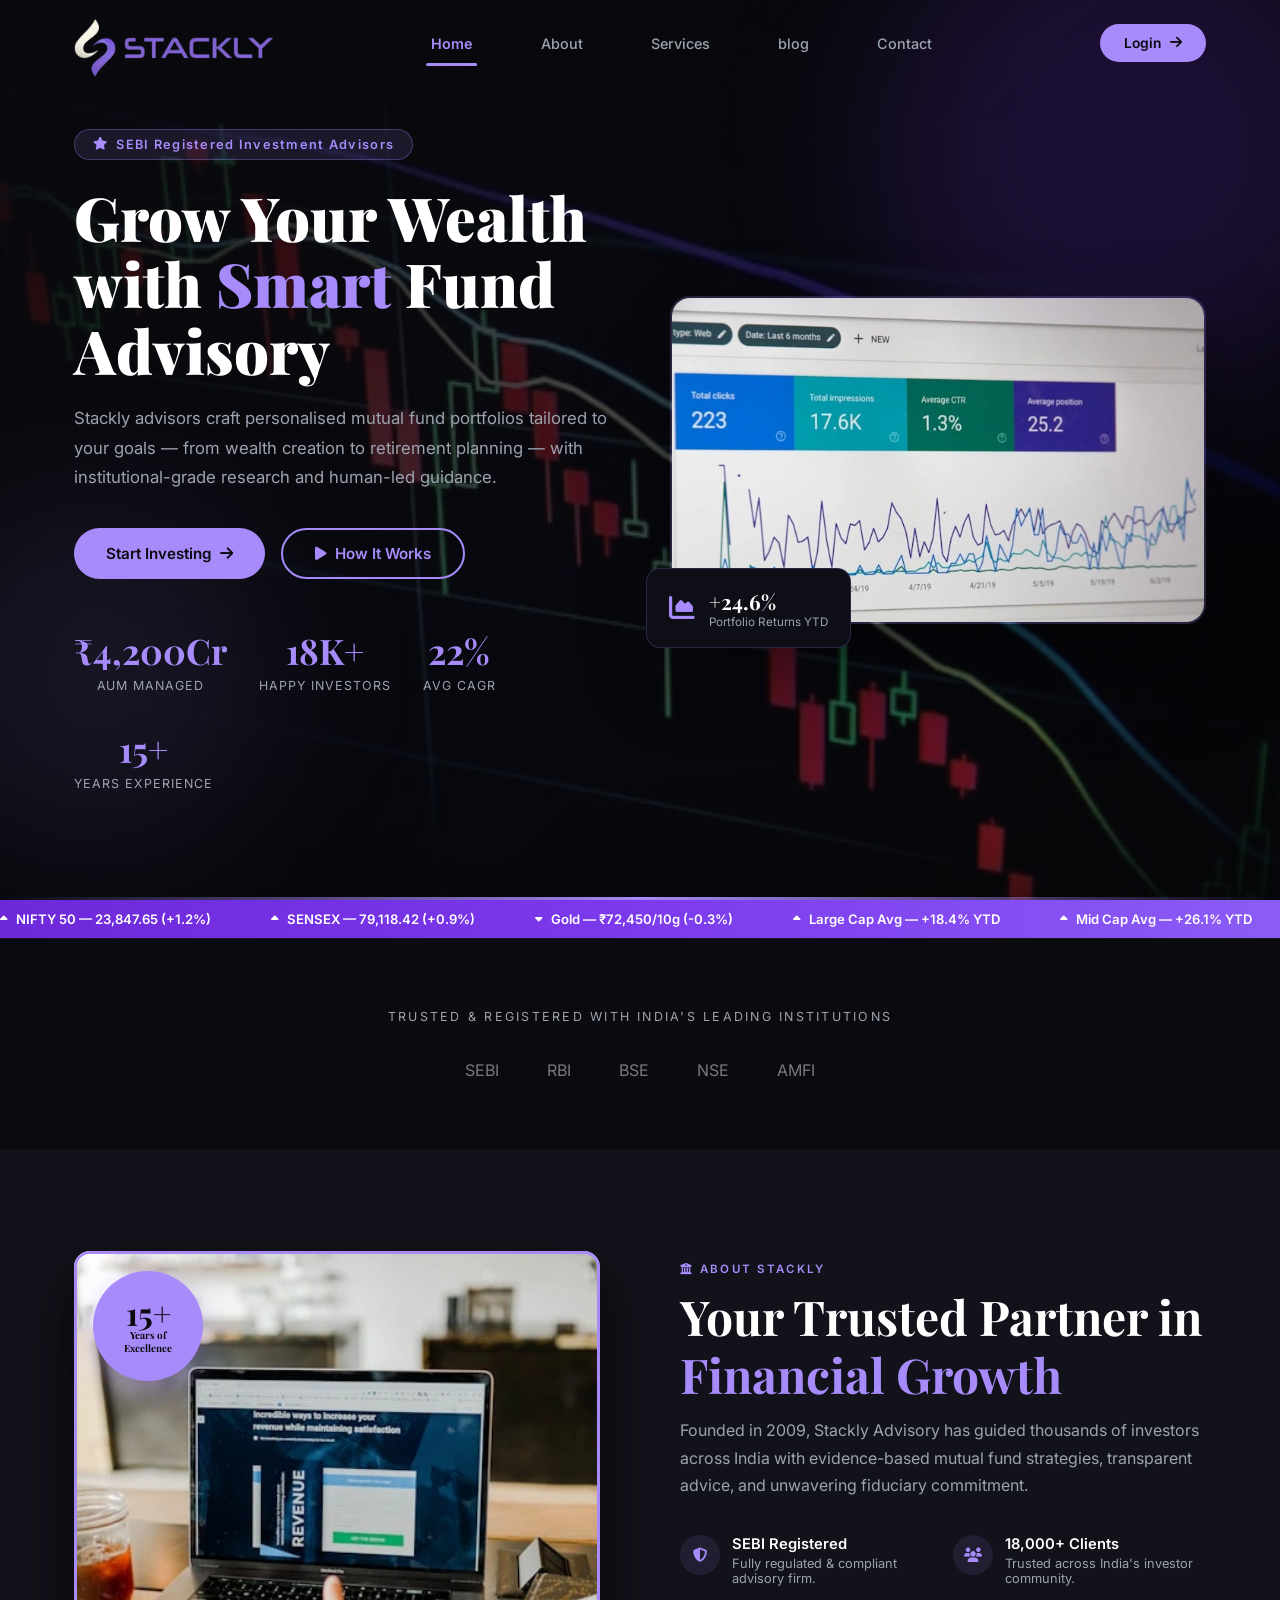
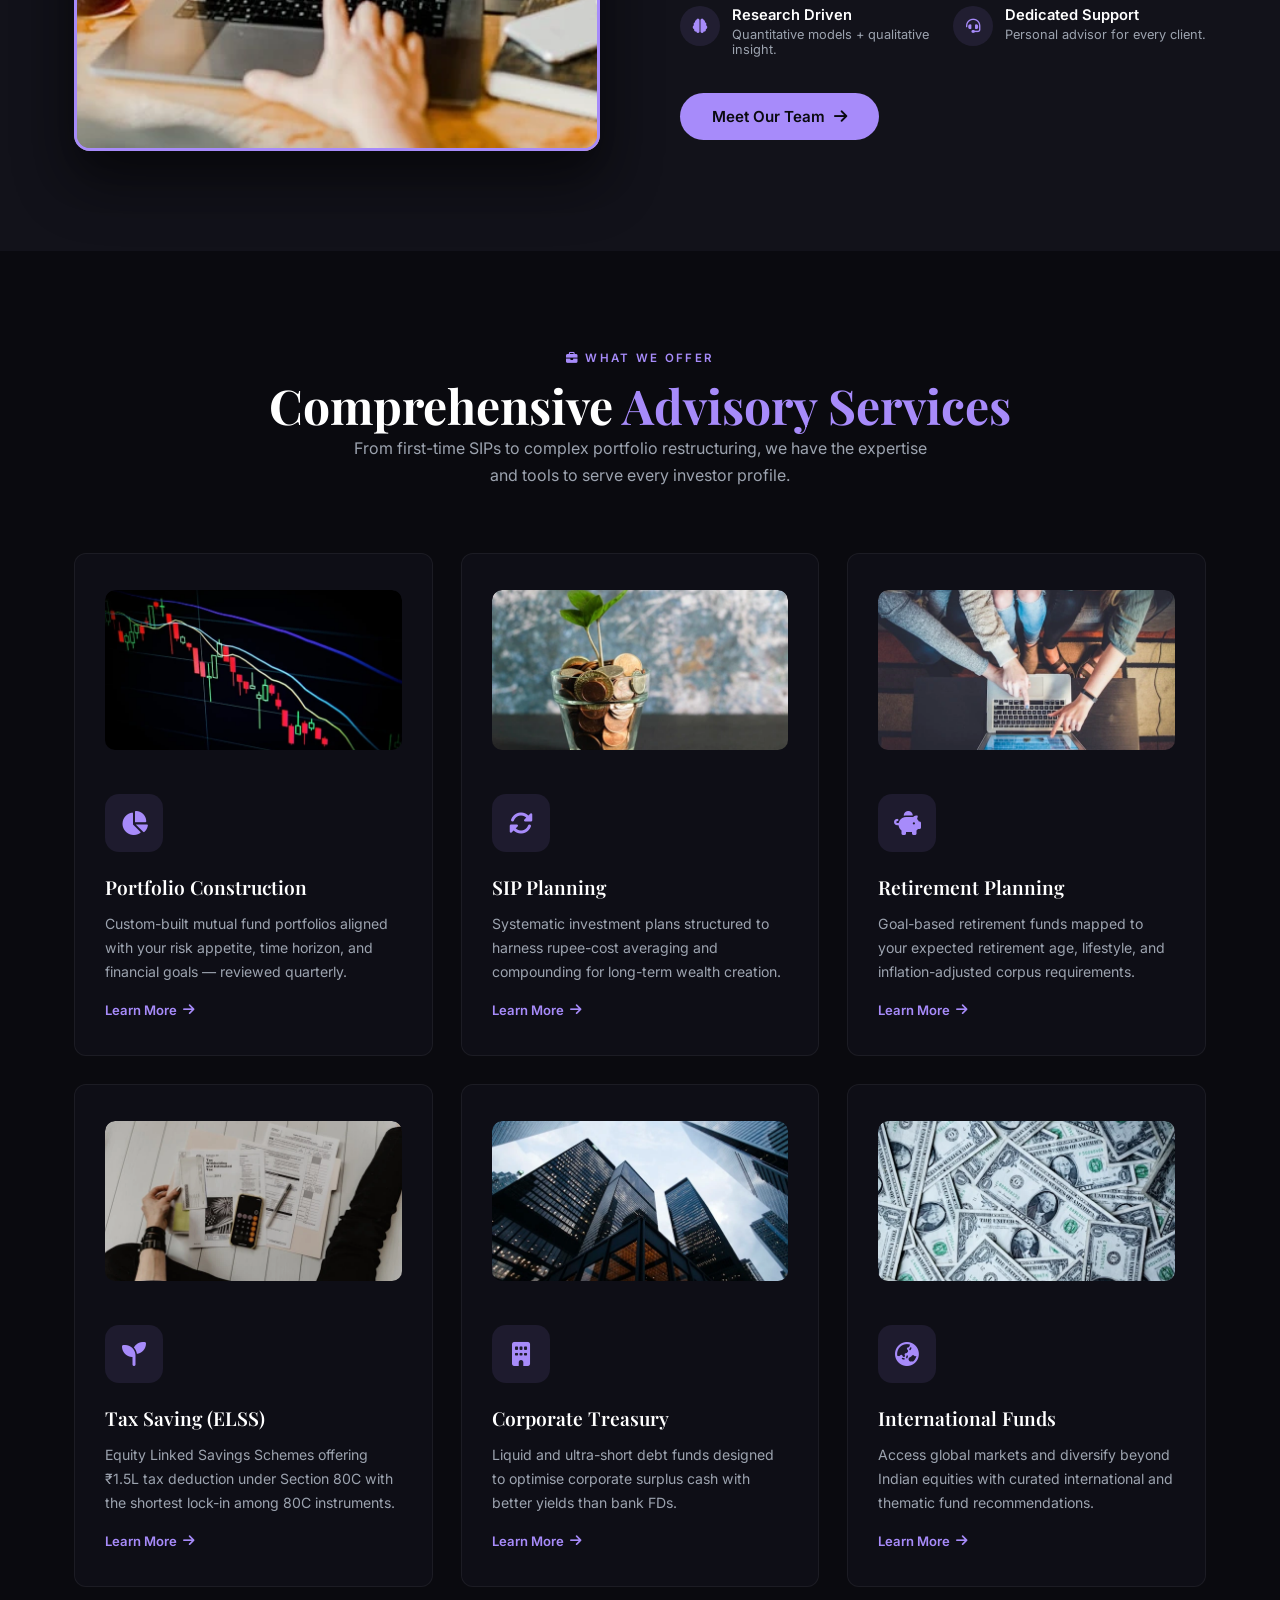
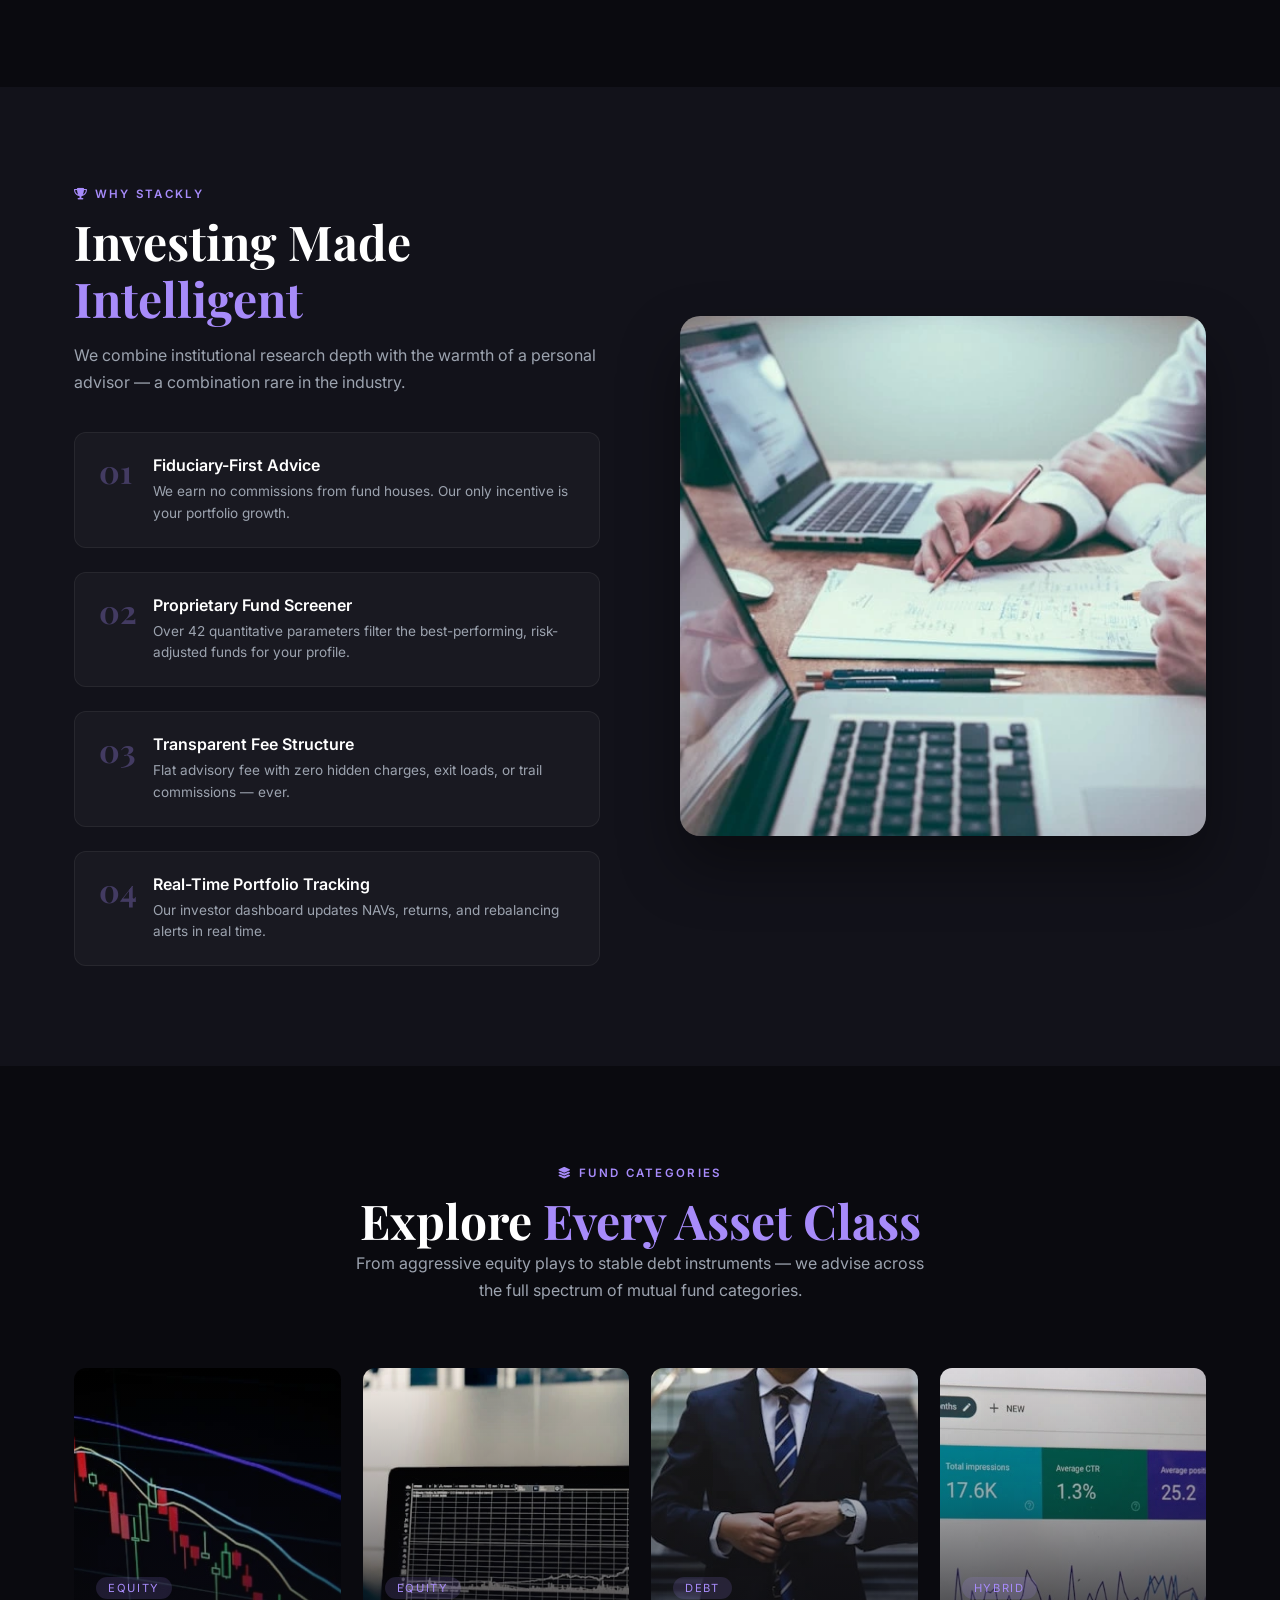
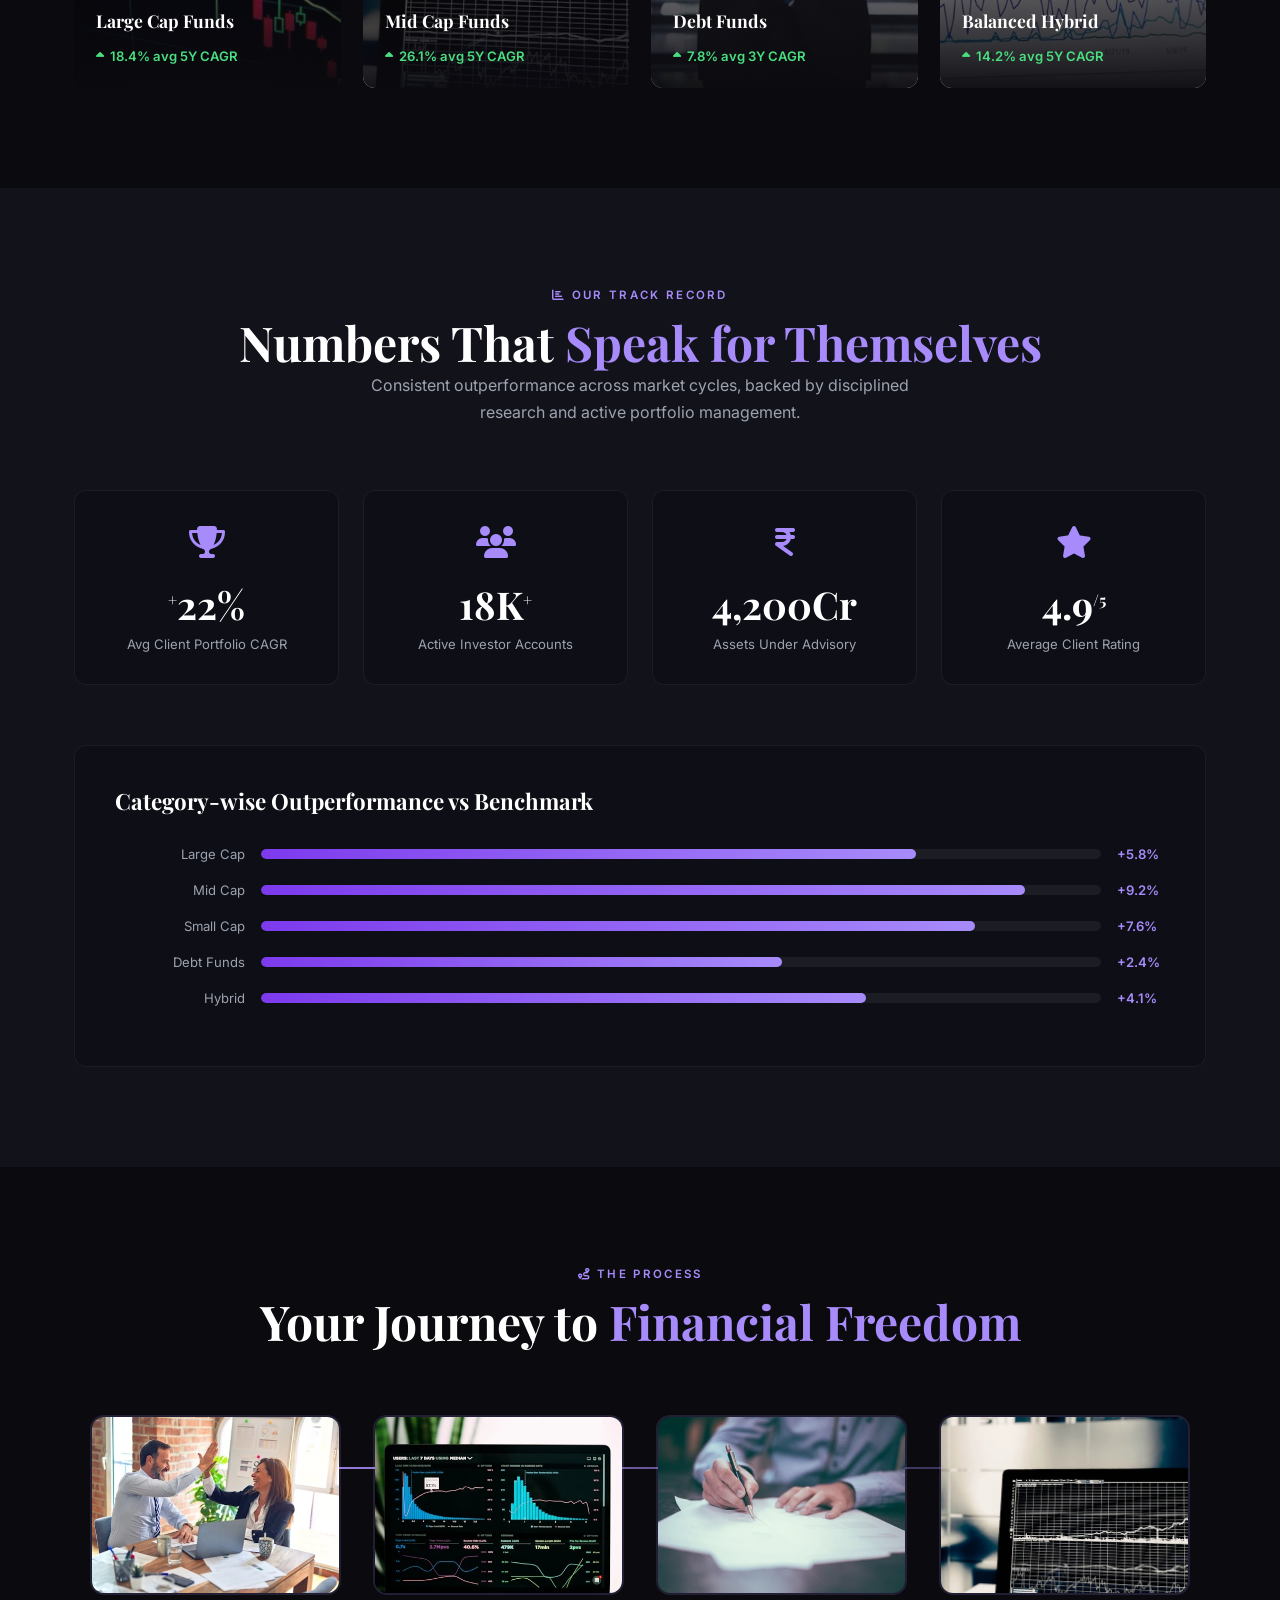
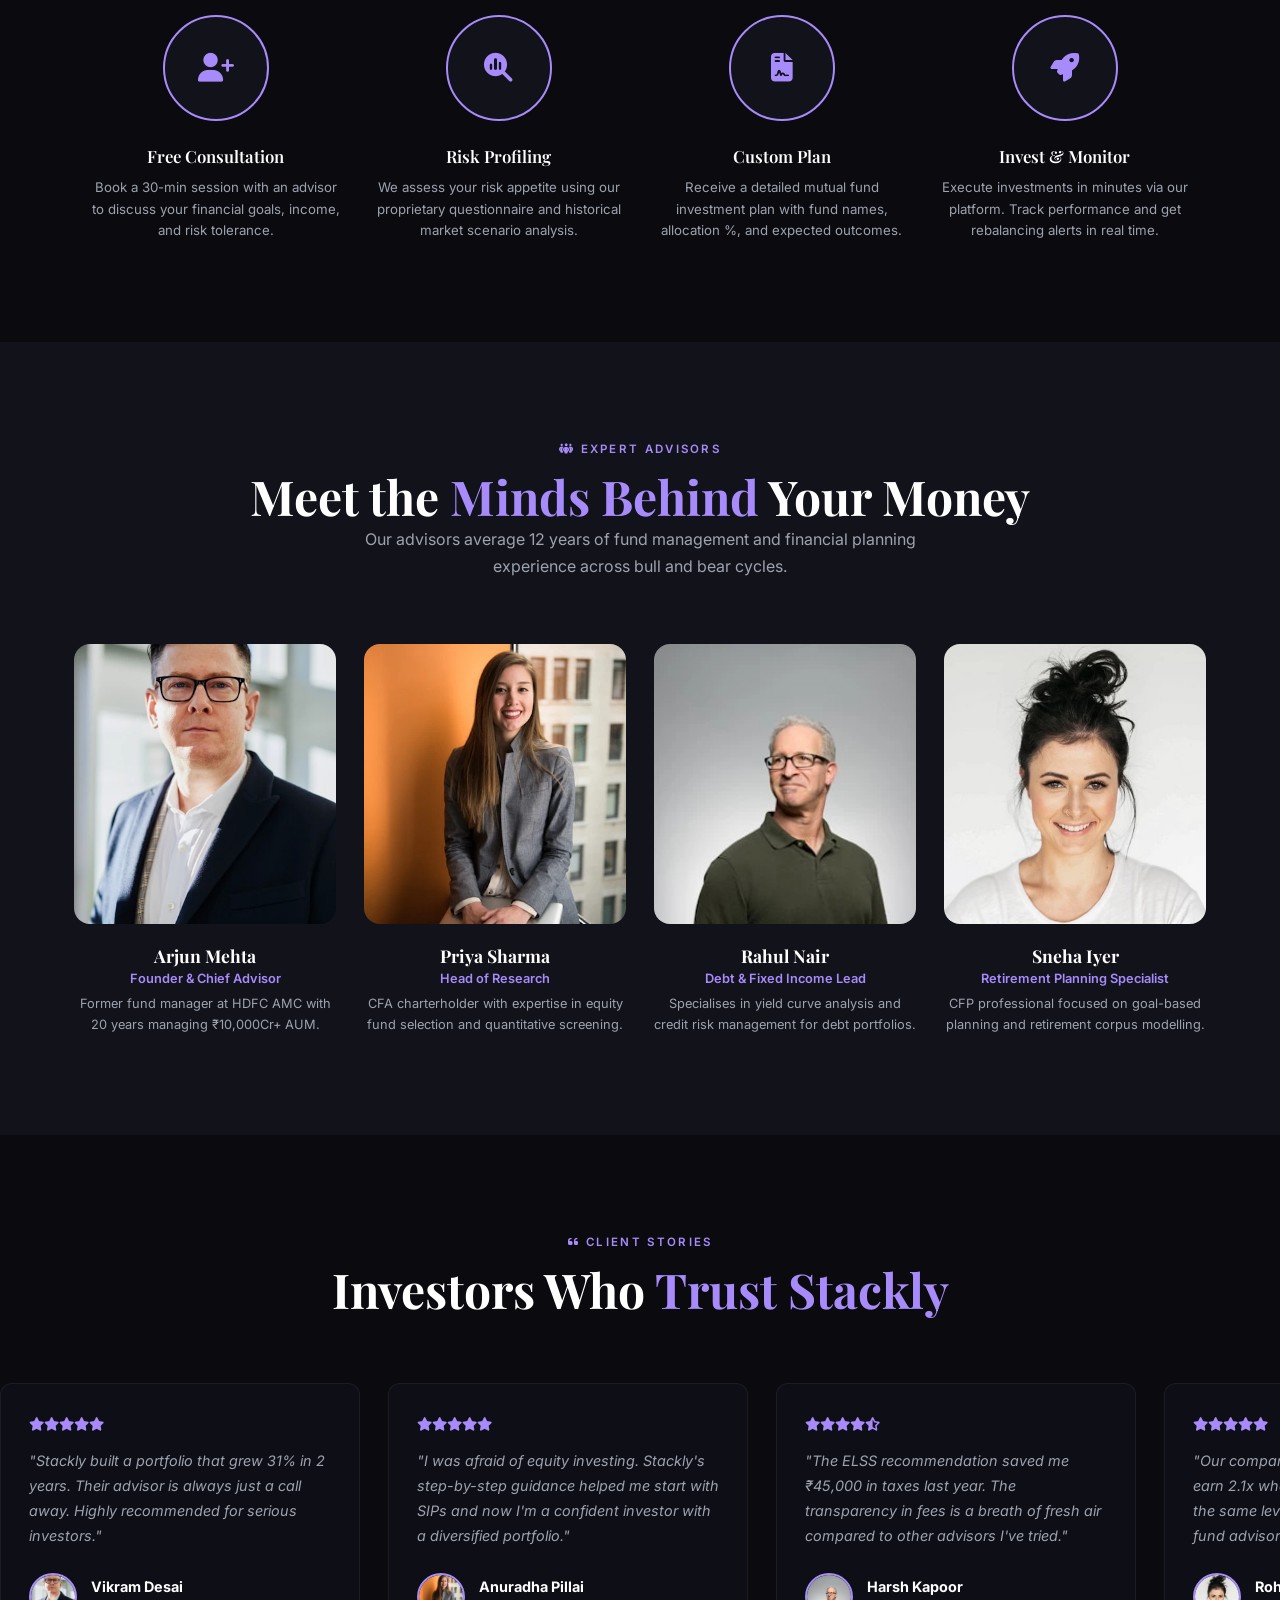
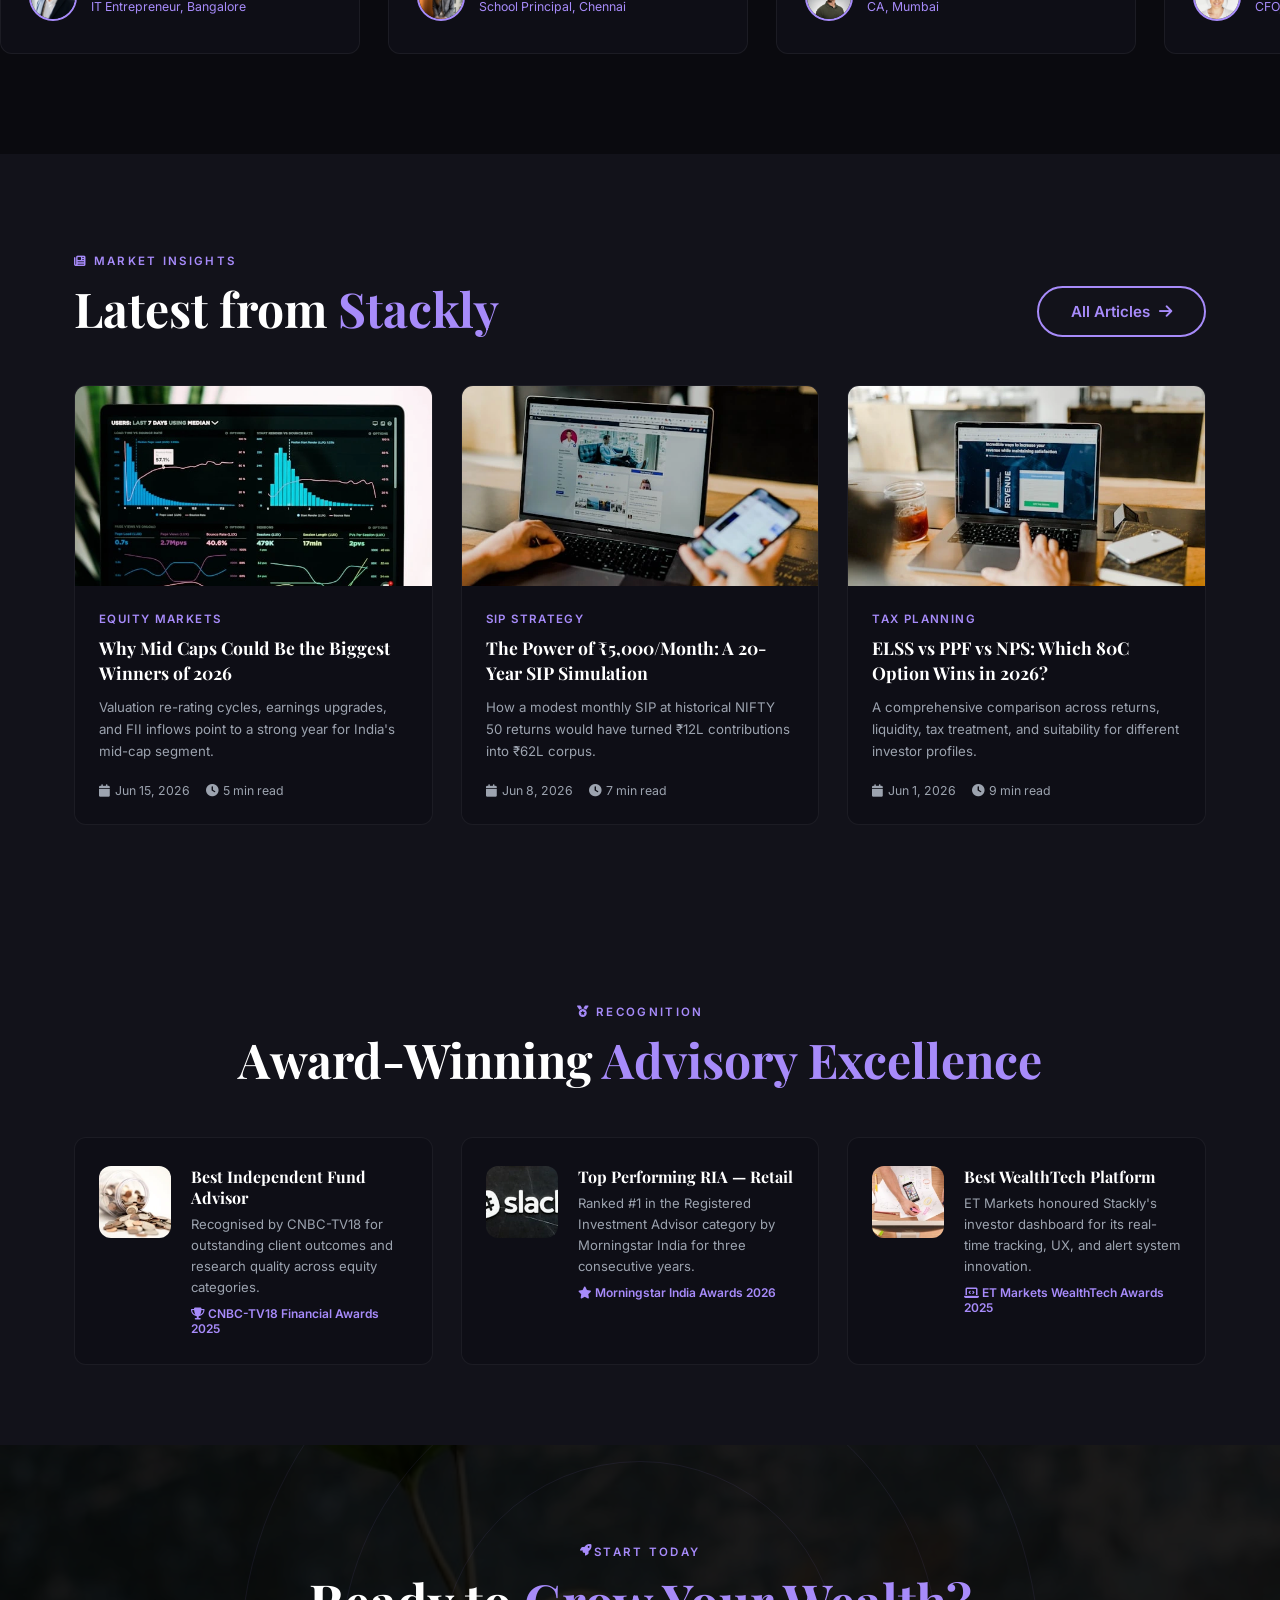
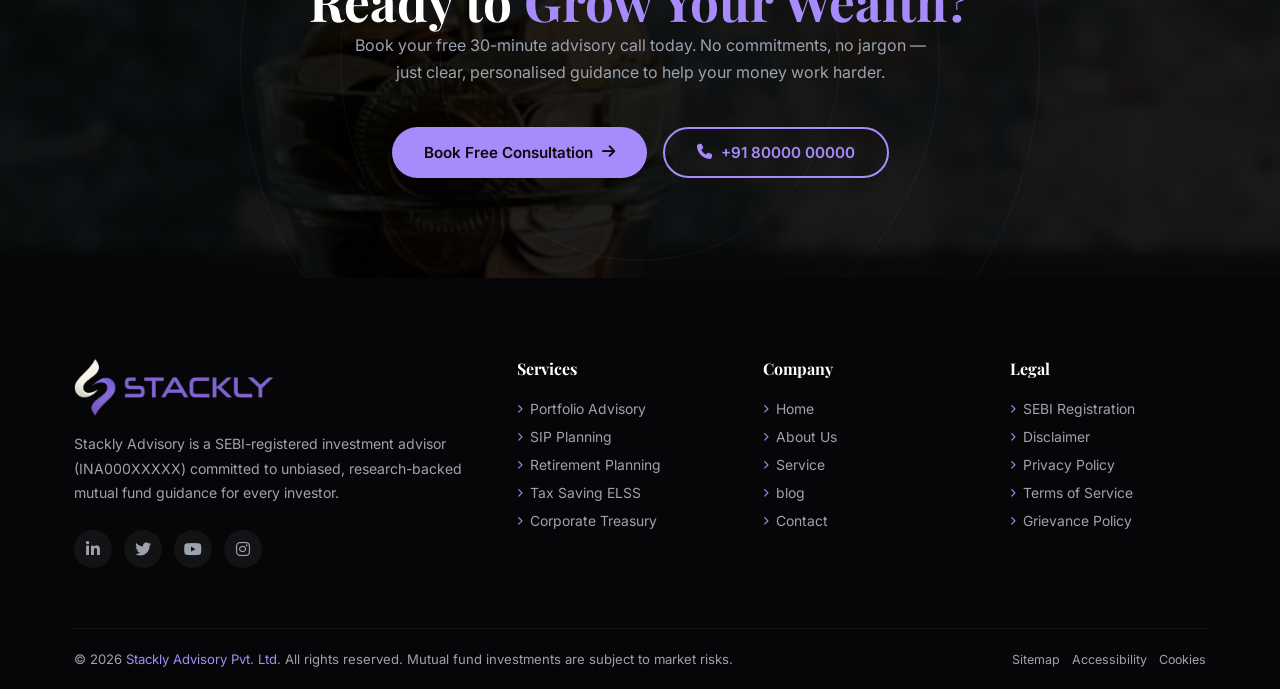
<file: home.html>
<!DOCTYPE html>
<html lang="en">
<head>
  <meta charset="UTF-8" />
  <meta name="viewport" content="width=device-width, initial-scale=1.0"/>
  <title>Stackly  Mutual Fund Solutions</title>
  <link rel="stylesheet" href="https://cdnjs.cloudflare.com/ajax/libs/font-awesome/6.5.0/css/all.min.css"/>
  <link href="https://fonts.googleapis.com/css2?family=Playfair+Display:wght@400;600;700;900&family=Inter:wght@300;400;500;600&display=swap" rel="stylesheet"/>
  <link rel="stylesheet" href="style.css">
</head>
<body>

<!-- ══ NAVBAR ══ -->
<nav id="navbar">
  <div class="container nav-inner">
    <a href="./home.html" class="logo"></i><img src="./src/logo.webp" alt=""></a>
    <ul class="nav-links">
      <li><a href="./home.html" class="active">Home</a></li>
      <li><a href="./about.html">About</a></li>
      <li><a href="./service.html">Services</a></li>
      <li><a href="./blog.html">blog</a></li>
      <li><a href="./contact.html">Contact</a></li>
    </ul>
    <a href="./login.html" class="btn-gold nav-cta" style="padding:11px 24px;font-size:.86rem;">Login <i class="fas fa-arrow-right"></i></a>
    <div class="hamburger" id="hamburger" aria-label="Toggle menu">
      <span></span><span></span><span></span>
    </div>
  </div>
</nav>

<!-- ══ MOBILE MENU ══ -->
<div class="mobile-menu" id="mobileMenu">
  <a href="./home.html" class="active">Home</a>
<a href="./about.html">About</a>
<a href="./service.html">Services</a>
<a href="./blog.html">blog</a>
<a href="./contact.html">Contact</a>
  <a href="./login.html" class="btn-gold mob-link" style="margin-top:12px;">Login</a>
</div>

<!-- ══ SECTION 1: HERO ══ -->
<section id="hero">
  <div class="hero-bg"></div>
  <div class="hero-overlay"></div>
  <div class="hero-orb hero-orb-1"></div>
  <div class="hero-orb hero-orb-2"></div>
  <div class="gold-line"></div>
  <div class="container">
    <div class="hero-grid">
      <div class="hero-left reveal-left">
        <div class="hero-badge"><i class="fas fa-star"></i> SEBI Registered Investment Advisors</div>
        <h1 class="hero-h1">Grow Your Wealth with <em>Smart</em> Fund Advisory</h1>
        <p class="hero-sub">Stackly advisors craft personalised mutual fund portfolios tailored to your goals — from wealth creation to retirement planning — with institutional-grade research and human-led guidance.</p>
        <div class="hero-btns">
          <a href="#cta-banner" class="btn-gold">Start Investing <i class="fas fa-arrow-right"></i></a>
          <a href="#how" class="btn-outline"><i class="fas fa-play"></i> How It Works</a>
        </div>
        <div class="hero-stats">
          <div class="stat-item"><div class="stat-num">₹4,200Cr</div><div class="stat-lbl">AUM Managed</div></div>
          <div class="stat-item"><div class="stat-num">18K+</div><div class="stat-lbl">Happy Investors</div></div>
          <div class="stat-item"><div class="stat-num">22%</div><div class="stat-lbl">Avg CAGR</div></div>
          <div class="stat-item"><div class="stat-num">15+</div><div class="stat-lbl">Years Experience</div></div>
        </div>
      </div>
      <div class="hero-img-wrap reveal-right">
        <img src="./src/mutual home img copy/image2-compressed (1).webp" alt="Investment advisory meeting"/>
        <div class="hero-card-float">
          <i class="fas fa-chart-area"></i>
          <div>
            <div class="fc-val">+24.6%</div>
            <div class="fc-lbl">Portfolio Returns YTD</div>
          </div>
        </div>
      </div>
    </div>
  </div>
</section>

<!-- ══ SECTION 2: TICKER ══ -->
<div id="ticker">
  <div class="ticker-track" id="tickerTrack">
    <span><i class="fas fa-caret-up"></i> NIFTY 50 — 23,847.65 (+1.2%)</span>
    <span><i class="fas fa-caret-up"></i> SENSEX — 79,118.42 (+0.9%)</span>
    <span><i class="fas fa-caret-down"></i> Gold — ₹72,450/10g (-0.3%)</span>
    <span><i class="fas fa-caret-up"></i> Large Cap Avg — +18.4% YTD</span>
    <span><i class="fas fa-caret-up"></i> Mid Cap Avg — +26.1% YTD</span>
    <span><i class="fas fa-caret-up"></i> SIP Inflows — ₹21,040 Cr</span>
    <span><i class="fas fa-caret-up"></i> NIFTY 50 — 23,847.65 (+1.2%)</span>
    <span><i class="fas fa-caret-up"></i> SENSEX — 79,118.42 (+0.9%)</span>
    <span><i class="fas fa-caret-down"></i> Gold — ₹72,450/10g (-0.3%)</span>
    <span><i class="fas fa-caret-up"></i> Large Cap Avg — +18.4% YTD</span>
    <span><i class="fas fa-caret-up"></i> Mid Cap Avg — +26.1% YTD</span>
    <span><i class="fas fa-caret-up"></i> SIP Inflows — ₹21,040 Cr</span>
  </div>
</div>

<!-- ══ PARTNERS TRUST STRIP ══ -->
<section id="partners">
  <div class="container">
    <p class="partners-label">Trusted & Registered with India's Leading Institutions</p>
    <div class="partners-row">
      <div class="partner-logo">
        <p>SEBI</p>
      </div>
      <div class="partner-logo">
        <P>RBI</P>
      </div>
      <div class="partner-logo">
        <p>BSE</p>
      </div>
      <div class="partner-logo">
        <p>NSE</p>
      </div>
      <div class="partner-logo">
        <p>AMFI</p>
      </div>
    </div>
  </div>
</section>

<!-- ══ SECTION 3: ABOUT ══ -->
<section id="about">
  <div class="container">
    <div class="about-grid">
      <div class="about-img-stack reveal-left">
        <img class="ai-main" src="./src/mutual home img/image39-compressed.webp" alt="Senior advisor"/>
        <img class="ai-accent" src="./src/mutual home img/image39-compressed.webp" alt="Team discussion"/>
        <div class="exp-badge"><span class="eb-num">15+</span><span class="eb-lbl">Years of<br>Excellence</span></div>
      </div>
      <div class="reveal-right">
        <span class="section-tag"><i class="fas fa-building-columns"></i> About Stackly</span>
        <h2 class="section-title">Your Trusted Partner in <span>Financial Growth</span></h2>
        <p class="section-sub">Founded in 2009, Stackly Advisory has guided thousands of investors across India with evidence-based mutual fund strategies, transparent advice, and unwavering fiduciary commitment.</p>
        <div class="about-features">
          <div class="af-item">
            <div class="af-icon"><i class="fas fa-shield-halved"></i></div>
            <div class="af-text"><h4>SEBI Registered</h4><p>Fully regulated & compliant advisory firm.</p></div>
          </div>
          <div class="af-item">
            <div class="af-icon"><i class="fas fa-users"></i></div>
            <div class="af-text"><h4>18,000+ Clients</h4><p>Trusted across India's investor community.</p></div>
          </div>
          <div class="af-item">
            <div class="af-icon"><i class="fas fa-brain"></i></div>
            <div class="af-text"><h4>Research Driven</h4><p>Quantitative models + qualitative insight.</p></div>
          </div>
          <div class="af-item">
            <div class="af-icon"><i class="fas fa-headset"></i></div>
            <div class="af-text"><h4>Dedicated Support</h4><p>Personal advisor for every client.</p></div>
          </div>
        </div>
        <a href="./404.html" class="btn-gold" style="margin-top:36px;">Meet Our Team <i class="fas fa-arrow-right"></i></a>
      </div>
    </div>
  </div>
</section>

<!-- ══ SECTION 4: SERVICES ══ -->
<section id="services">
  <div class="container">
    <div class="services-header reveal">
      <span class="section-tag"><i class="fas fa-briefcase"></i> What We Offer</span>
      <h2 class="section-title">Comprehensive <span>Advisory Services</span></h2>
      <p class="section-sub">From first-time SIPs to complex portfolio restructuring, we have the expertise and tools to serve every investor profile.</p>
    </div>
    <div class="services-grid">
      <div class="service-card reveal">
        <div class="sc-img-wrap"><img class="sc-img" src="./src/mutual home img/image10-compressed.webp" alt="Portfolio Construction"/></div>
        <div class="sc-icon"><i class="fas fa-chart-pie"></i></div>
        <h3>Portfolio Construction</h3>
        <p>Custom-built mutual fund portfolios aligned with your risk appetite, time horizon, and financial goals — reviewed quarterly.</p>
        <a href="./404.html" class="sc-link">Learn More <i class="fas fa-arrow-right"></i></a>
      </div>
      <div class="service-card reveal">
        <div class="sc-img-wrap"><img class="sc-img" src="./src/mutual home img/image11-compressed.webp" alt="SIP Planning"/></div>
        <div class="sc-icon"><i class="fas fa-rotate"></i></div>
        <h3>SIP Planning</h3>
        <p>Systematic investment plans structured to harness rupee-cost averaging and compounding for long-term wealth creation.</p>
        <a href="./404.html" class="sc-link">Learn More <i class="fas fa-arrow-right"></i></a>
      </div>
      <div class="service-card reveal">
        <div class="sc-img-wrap"><img class="sc-img" src="./src/mutual home img/image12-compressed.webp" alt="Retirement Planning"/></div>
        <div class="sc-icon"><i class="fas fa-piggy-bank"></i></div>
        <h3>Retirement Planning</h3>
        <p>Goal-based retirement funds mapped to your expected retirement age, lifestyle, and inflation-adjusted corpus requirements.</p>
        <a href="./404.html" class="sc-link">Learn More <i class="fas fa-arrow-right"></i></a>
      </div>
      <div class="service-card reveal">
        <div class="sc-img-wrap"><img class="sc-img" src="./src/mutual home img/image13-compressed.webp" alt="Tax Saving ELSS"/></div>
        <div class="sc-icon"><i class="fas fa-seedling"></i></div>
        <h3>Tax Saving (ELSS)</h3>
        <p>Equity Linked Savings Schemes offering ₹1.5L tax deduction under Section 80C with the shortest lock-in among 80C instruments.</p>
        <a href="./404.html" class="sc-link">Learn More <i class="fas fa-arrow-right"></i></a>
      </div>
      <div class="service-card reveal">
        <div class="sc-img-wrap"><img class="sc-img" src="./src/mutual home img/image14-compressed.webp" alt="Corporate Treasury"/></div>
        <div class="sc-icon"><i class="fas fa-building"></i></div>
        <h3>Corporate Treasury</h3>
        <p>Liquid and ultra-short debt funds designed to optimise corporate surplus cash with better yields than bank FDs.</p>
        <a href="./404.html" class="sc-link">Learn More <i class="fas fa-arrow-right"></i></a>
      </div>
      <div class="service-card reveal">
        <div class="sc-img-wrap"><img class="sc-img" src="./src/mutual home img/image15-compressed.webp" alt="International Funds"/></div>
        <div class="sc-icon"><i class="fas fa-earth-asia"></i></div>
        <h3>International Funds</h3>
        <p>Access global markets and diversify beyond Indian equities with curated international and thematic fund recommendations.</p>
        <a href="./404.html" class="sc-link">Learn More <i class="fas fa-arrow-right"></i></a>
      </div>
    </div>
  </div>
</section>

<!-- ══ SECTION 5: WHY CHOOSE US ══ -->
<section id="why">
  <div class="container">
    <div class="why-grid">
      <div class="reveal-left">
        <span class="section-tag"><i class="fas fa-trophy"></i> Why Stackly</span>
        <h2 class="section-title">Investing Made <span>Intelligent</span></h2>
        <p class="section-sub">We combine institutional research depth with the warmth of a personal advisor — a combination rare in the industry.</p>
        <div class="why-list">
          <div class="wl-item">
            <div class="wl-num">01</div>
            <div class="wl-content"><h4>Fiduciary-First Advice</h4><p>We earn no commissions from fund houses. Our only incentive is your portfolio growth.</p></div>
          </div>
          <div class="wl-item">
            <div class="wl-num">02</div>
            <div class="wl-content"><h4>Proprietary Fund Screener</h4><p>Over 42 quantitative parameters filter the best-performing, risk-adjusted funds for your profile.</p></div>
          </div>
          <div class="wl-item">
            <div class="wl-num">03</div>
            <div class="wl-content"><h4>Transparent Fee Structure</h4><p>Flat advisory fee with zero hidden charges, exit loads, or trail commissions — ever.</p></div>
          </div>
          <div class="wl-item">
            <div class="wl-num">04</div>
            <div class="wl-content"><h4>Real-Time Portfolio Tracking</h4><p>Our investor dashboard updates NAVs, returns, and rebalancing alerts in real time.</p></div>
          </div>
        </div>
      </div>
      <div class="why-img reveal-right">
        <img src="./src/mutual home img/image16-compressed.webp" alt="Financial analysis"/>
      </div>
    </div>
  </div>
</section>

<!-- ══ SECTION 6: FUND CATEGORIES ══ -->
<section id="funds">
  <div class="container">
    <div class="funds-header reveal">
      <span class="section-tag"><i class="fas fa-layer-group"></i> Fund Categories</span>
      <h2 class="section-title">Explore <span>Every Asset Class</span></h2>
      <p class="section-sub">From aggressive equity plays to stable debt instruments — we advise across the full spectrum of mutual fund categories.</p>
    </div>
    <div class="funds-grid">
      <div class="fund-card reveal">
        <img src="./src/mutual home img/image17-compressed.webp" alt="Large Cap"/>
        <div class="fund-overlay"></div>
        <div class="fund-content">
          <div class="fund-tag">Equity</div>
          <h3>Large Cap Funds</h3>
          <p>Stable, blue-chip companies with consistent dividend histories and lower volatility.</p>
          <div class="fund-return"><i class="fas fa-caret-up"></i> 18.4% avg 5Y CAGR</div>
        </div>
      </div>
      <div class="fund-card reveal">
        <img src="./src/mutual home img/image18-compressed.webp" alt="Mid Cap"/>
        <div class="fund-overlay"></div>
        <div class="fund-content">
          <div class="fund-tag">Equity</div>
          <h3>Mid Cap Funds</h3>
          <p>High-growth emerging champions with potential to become tomorrow's large caps.</p>
          <div class="fund-return"><i class="fas fa-caret-up"></i> 26.1% avg 5Y CAGR</div>
        </div>
      </div>
      <div class="fund-card reveal">
        <img src="./src/mutual home img/image19-compressed.webp" alt="Debt"/>
        <div class="fund-overlay"></div>
        <div class="fund-content">
          <div class="fund-tag">Debt</div>
          <h3>Debt Funds</h3>
          <p>Capital preservation with inflation-beating returns through fixed income securities.</p>
          <div class="fund-return"><i class="fas fa-caret-up"></i> 7.8% avg 3Y CAGR</div>
        </div>
      </div>
      <div class="fund-card reveal">
        <img src="./src/mutual home img/image2-compressed (1).webp" alt="Hybrid"/>
        <div class="fund-overlay"></div>
        <div class="fund-content">
          <div class="fund-tag">Hybrid</div>
          <h3>Balanced Hybrid</h3>
          <p>Best of both worlds — equity growth potential blended with debt stability.</p>
          <div class="fund-return"><i class="fas fa-caret-up"></i> 14.2% avg 5Y CAGR</div>
        </div>
      </div>
    </div>
  </div>
</section>

<!-- ══ SECTION 7: PERFORMANCE ══ -->
<section id="performance">
  <div class="container">
    <div class="perf-header reveal">
      <span class="section-tag"><i class="fas fa-chart-bar"></i> Our Track Record</span>
      <h2 class="section-title">Numbers That <span>Speak for Themselves</span></h2>
      <p class="section-sub">Consistent outperformance across market cycles, backed by disciplined research and active portfolio management.</p>
    </div>
    <div class="perf-grid">
      <div class="perf-card reveal">
        <div class="perf-icon"><i class="fas fa-trophy"></i></div>
        <div class="perf-val"><sup>+</sup>22%</div>
        <div class="perf-lbl">Avg Client Portfolio CAGR</div>
      </div>
      <div class="perf-card reveal">
        <div class="perf-icon"><i class="fas fa-users"></i></div>
        <div class="perf-val">18K<sup>+</sup></div>
        <div class="perf-lbl">Active Investor Accounts</div>
      </div>
      <div class="perf-card reveal">
        <div class="perf-icon"><i class="fas fa-indian-rupee-sign"></i></div>
        <div class="perf-val">4,200Cr</div>
        <div class="perf-lbl">Assets Under Advisory</div>
      </div>
      <div class="perf-card reveal">
        <div class="perf-icon"><i class="fas fa-star"></i></div>
        <div class="perf-val">4.9<sup>/5</sup></div>
        <div class="perf-lbl">Average Client Rating</div>
      </div>
    </div>
    <div class="perf-bars reveal">
      <h3>Category-wise Outperformance vs Benchmark</h3>
      <div class="bar-row">
        <span class="bar-lbl">Large Cap</span>
        <div class="bar-track"><div class="bar-fill" data-width="78"></div></div>
        <span class="bar-pct">+5.8%</span>
      </div>
      <div class="bar-row">
        <span class="bar-lbl">Mid Cap</span>
        <div class="bar-track"><div class="bar-fill" data-width="91"></div></div>
        <span class="bar-pct">+9.2%</span>
      </div>
      <div class="bar-row">
        <span class="bar-lbl">Small Cap</span>
        <div class="bar-track"><div class="bar-fill" data-width="85"></div></div>
        <span class="bar-pct">+7.6%</span>
      </div>
      <div class="bar-row">
        <span class="bar-lbl">Debt Funds</span>
        <div class="bar-track"><div class="bar-fill" data-width="62"></div></div>
        <span class="bar-pct">+2.4%</span>
      </div>
      <div class="bar-row">
        <span class="bar-lbl">Hybrid</span>
        <div class="bar-track"><div class="bar-fill" data-width="72"></div></div>
        <span class="bar-pct">+4.1%</span>
      </div>
    </div>
  </div>
</section>

<!-- ══ SECTION 8: HOW IT WORKS ══ -->
<section id="how">
  <div class="container">
    <div class="how-header reveal">
      <span class="section-tag"><i class="fas fa-route"></i> The Process</span>
      <h2 class="section-title">Your Journey to <span>Financial Freedom</span></h2>
    </div>
    <div class="how-grid">
      <div class="how-step reveal">
        <img class="hs-img" src="./src/mutual home img/image21-compressed.webp" alt="Free Consultation"/>
        <div class="hs-circle"><i class="fas fa-user-plus"></i></div>
        <h3>Free Consultation</h3>
        <p>Book a 30-min session with an advisor to discuss your financial goals, income, and risk tolerance.</p>
      </div>
      <div class="how-step reveal">
        <img class="hs-img" src="./src/mutual home img/image22-compressed.webp" alt="Risk Profiling"/>
        <div class="hs-circle"><i class="fas fa-magnifying-glass-chart"></i></div>
        <h3>Risk Profiling</h3>
        <p>We assess your risk appetite using our proprietary questionnaire and historical market scenario analysis.</p>
      </div>
      <div class="how-step reveal">
        <img class="hs-img" src="./src/mutual home img/image23-compressed.webp" alt="Custom Plan"/>
        <div class="hs-circle"><i class="fas fa-file-contract"></i></div>
        <h3>Custom Plan</h3>
        <p>Receive a detailed mutual fund investment plan with fund names, allocation %, and expected outcomes.</p>
      </div>
      <div class="how-step reveal">
        <img class="hs-img" src="./src/mutual home img/image24-compressed.webp" alt="Invest and Monitor"/>
        <div class="hs-circle"><i class="fas fa-rocket"></i></div>
        <h3>Invest & Monitor</h3>
        <p>Execute investments in minutes via our platform. Track performance and get rebalancing alerts in real time.</p>
      </div>
    </div>
  </div>
</section>

<!-- ══ SECTION 9: TEAM ══ -->
<section id="team">
  <div class="container">
    <div class="team-header reveal">
      <span class="section-tag"><i class="fas fa-people-group"></i> Expert Advisors</span>
      <h2 class="section-title">Meet the <span>Minds Behind</span> Your Money</h2>
      <p class="section-sub" style="margin:0 auto;">Our advisors average 12 years of fund management and financial planning experience across bull and bear cycles.</p>
    </div>
    <div class="team-grid">
      <div class="team-card reveal">
        <div class="team-img-wrap">
          <img src="./src/mutul person img/image25-compressed.webp" alt="Arjun Mehta"/>
          <div class="team-overlay">
            <a href="./404.html"><i class="fab fa-linkedin-in"></i></a>
            <a href="./404.html"><i class="fas fa-envelope"></i></a>
          </div>
        </div>
        <h3>Arjun Mehta</h3>
        <div class="role">Founder & Chief Advisor</div>
        <p>Former fund manager at HDFC AMC with 20 years managing ₹10,000Cr+ AUM.</p>
      </div>
      <div class="team-card reveal">
        <div class="team-img-wrap">
          <img src="./src/mutul person img/image26-compressed.webp" alt="Priya Sharma"/>
          <div class="team-overlay">
            <a href="./404.html"><i class="fab fa-linkedin-in"></i></a>
            <a href="./404.html"><i class="fas fa-envelope"></i></a>
          </div>
        </div>
        <h3>Priya Sharma</h3>
        <div class="role">Head of Research</div>
        <p>CFA charterholder with expertise in equity fund selection and quantitative screening.</p>
      </div>
      <div class="team-card reveal">
        <div class="team-img-wrap">
          <img src="./src/mutul person img/image27-compressed.webp" alt="Rahul Nair"/>
          <div class="team-overlay">
            <a href="./404.html"><i class="fab fa-linkedin-in"></i></a>
            <a href="./404.html"><i class="fas fa-envelope"></i></a>
          </div>
        </div>
        <h3>Rahul Nair</h3>
        <div class="role">Debt & Fixed Income Lead</div>
        <p>Specialises in yield curve analysis and credit risk management for debt portfolios.</p>
      </div>
      <div class="team-card reveal">
        <div class="team-img-wrap">
          <img src="./src/mutul person img/image28-compressed.webp" alt="Sneha Iyer"/>
          <div class="team-overlay">
            <a href="./404.html"><i class="fab fa-linkedin-in"></i></a>
            <a href="./404.html"><i class="fas fa-envelope"></i></a>
          </div>
        </div>
        <h3>Sneha Iyer</h3>
        <div class="role">Retirement Planning Specialist</div>
        <p>CFP professional focused on goal-based planning and retirement corpus modelling.</p>
      </div>
    </div>
  </div>
</section>

<!-- ══ SECTION 10: TESTIMONIALS ══ -->
<section id="testimonials">
  <div class="container">
    <div class="testi-header reveal">
      <span class="section-tag"><i class="fas fa-quote-left"></i> Client Stories</span>
      <h2 class="section-title">Investors Who <span>Trust Stackly</span></h2>
    </div>
  </div>
  <div class="testi-track-wrap">
    <div class="testi-track" id="testiTrack">
      <div class="testi-card">
        <div class="stars"><i class="fas fa-star"></i><i class="fas fa-star"></i><i class="fas fa-star"></i><i class="fas fa-star"></i><i class="fas fa-star"></i></div>
        <p>"Stackly built a portfolio that grew 31% in 2 years. Their advisor is always just a call away. Highly recommended for serious investors."</p>
        <div class="testi-author">
          <img src="./src/mutul person img/image25-compressed.webp" alt="Client"/>
          <div><strong>Vikram Desai</strong><span>IT Entrepreneur, Bangalore</span></div>
        </div>
      </div>
      <div class="testi-card">
        <div class="stars"><i class="fas fa-star"></i><i class="fas fa-star"></i><i class="fas fa-star"></i><i class="fas fa-star"></i><i class="fas fa-star"></i></div>
        <p>"I was afraid of equity investing. Stackly's step-by-step guidance helped me start with SIPs and now I'm a confident investor with a diversified portfolio."</p>
        <div class="testi-author">
          <img src="./src/mutul person img/image26-compressed.webp" alt="Client"/>
          <div><strong>Anuradha Pillai</strong><span>School Principal, Chennai</span></div>
        </div>
      </div>
      <div class="testi-card">
        <div class="stars"><i class="fas fa-star"></i><i class="fas fa-star"></i><i class="fas fa-star"></i><i class="fas fa-star"></i><i class="fas fa-star-half-stroke"></i></div>
        <p>"The ELSS recommendation saved me ₹45,000 in taxes last year. The transparency in fees is a breath of fresh air compared to other advisors I've tried."</p>
        <div class="testi-author">
          <img src="./src/mutul person img/image27-compressed.webp" alt="Client"/>
          <div><strong>Harsh Kapoor</strong><span>CA, Mumbai</span></div>
        </div>
      </div>
      <div class="testi-card">
        <div class="stars"><i class="fas fa-star"></i><i class="fas fa-star"></i><i class="fas fa-star"></i><i class="fas fa-star"></i><i class="fas fa-star"></i></div>
        <p>"Our company's idle treasury funds now earn 2.1x what the bank FD was giving, with the same level of safety. Excellent corporate fund advisory service!"</p>
        <div class="testi-author">
          <img src="./src/mutul person img/image28-compressed.webp" alt="Client"/>
          <div><strong>Rohan Malhotra</strong><span>CFO, TechStart India</span></div>
        </div>
      </div>
      <!-- Duplicate for infinite scroll -->
      <div class="testi-card">
        <div class="stars"><i class="fas fa-star"></i><i class="fas fa-star"></i><i class="fas fa-star"></i><i class="fas fa-star"></i><i class="fas fa-star"></i></div>
        <p>"Stackly built a portfolio that grew 31% in 2 years. Their advisor is always just a call away. Highly recommended for serious investors."</p>
        <div class="testi-author">
          <img src="./src/mutul person img/image29-compressed.webp" alt="Client"/>
          <div><strong>Vikram Desai</strong><span>IT Entrepreneur, Bangalore</span></div>
        </div>
      </div>
      <div class="testi-card">
        <div class="stars"><i class="fas fa-star"></i><i class="fas fa-star"></i><i class="fas fa-star"></i><i class="fas fa-star"></i><i class="fas fa-star"></i></div>
        <p>"I was afraid of equity investing. Stackly's step-by-step guidance helped me start with SIPs and now I'm a confident investor with a diversified portfolio."</p>
        <div class="testi-author">
          <img src="./src/mutul person img/image25-compressed.webp" alt="Client"/>
          <div><strong>Anuradha Pillai</strong><span>School Principal, Chennai</span></div>
        </div>
      </div>
      <div class="testi-card">
        <div class="stars"><i class="fas fa-star"></i><i class="fas fa-star"></i><i class="fas fa-star"></i><i class="fas fa-star"></i><i class="fas fa-star-half-stroke"></i></div>
        <p>"The ELSS recommendation saved me ₹45,000 in taxes last year. The transparency in fees is a breath of fresh air compared to other advisors I've tried."</p>
        <div class="testi-author">
          <img src="./src/mutul person img/image27-compressed.webp" alt="Client"/>
          <div><strong>Harsh Kapoor</strong><span>CA, Mumbai</span></div>
        </div>
      </div>
      <div class="testi-card">
        <div class="stars"><i class="fas fa-star"></i><i class="fas fa-star"></i><i class="fas fa-star"></i><i class="fas fa-star"></i><i class="fas fa-star"></i></div>
        <p>"Our company's idle treasury funds now earn 2.1x what the bank FD was giving, with the same level of safety. Excellent corporate fund advisory service!"</p>
        <div class="testi-author">
          <img src="./src/mutul person img/image28-compressed.webp" alt="Client"/>
          <div><strong>Rohan Malhotra</strong><span>CFO, TechStart India</span></div>
        </div>
      </div>
    </div>
  </div>
</section>

<!-- ══ SECTION 11: BLOG ══ -->
<section id="blog">
  <div class="container">
    <div class="blog-header">
      <div class="reveal-left">
        <span class="section-tag"><i class="fas fa-newspaper"></i> Market Insights</span>
        <h2 class="section-title">Latest from <span>Stackly</span></h2>
      </div>
      <a href="./blog.html" class="btn-outline reveal-right">All Articles <i class="fas fa-arrow-right"></i></a>
    </div>
    <div class="blog-grid">
      <div class="blog-card reveal">
        <div class="blog-img">
          <img src="./src/mutual home img/image37-compressed.webp" alt="Blog"/>
        </div>
        <div class="blog-body">
          <div class="blog-cat">Equity Markets</div>
          <h3>Why Mid Caps Could Be the Biggest Winners of 2026</h3>
          <p>Valuation re-rating cycles, earnings upgrades, and FII inflows point to a strong year for India's mid-cap segment.</p>
          <div class="blog-meta">
            <span><i class="fas fa-calendar"></i> Jun 15, 2026</span>
            <span><i class="fas fa-clock"></i> 5 min read</span>
          </div>
        </div>
      </div>
      <div class="blog-card reveal">
        <div class="blog-img">
          <img src="./src/mutual home img/image38-compressed.webp" alt="Blog"/>
        </div>
        <div class="blog-body">
          <div class="blog-cat">SIP Strategy</div>
          <h3>The Power of ₹5,000/Month: A 20-Year SIP Simulation</h3>
          <p>How a modest monthly SIP at historical NIFTY 50 returns would have turned ₹12L contributions into ₹62L corpus.</p>
          <div class="blog-meta">
            <span><i class="fas fa-calendar"></i> Jun 8, 2026</span>
            <span><i class="fas fa-clock"></i> 7 min read</span>
          </div>
        </div>
      </div>
      <div class="blog-card reveal">
        <div class="blog-img">
          <img src="./src/mutual home img/image39-compressed.webp" alt="Blog"/>
        </div>
        <div class="blog-body">
          <div class="blog-cat">Tax Planning</div>
          <h3>ELSS vs PPF vs NPS: Which 80C Option Wins in 2026?</h3>
          <p>A comprehensive comparison across returns, liquidity, tax treatment, and suitability for different investor profiles.</p>
          <div class="blog-meta">
            <span><i class="fas fa-calendar"></i> Jun 1, 2026</span>
            <span><i class="fas fa-clock"></i> 9 min read</span>
          </div>
        </div>
      </div>
    </div>
  </div>
</section>

<!-- ══ AWARDS SECTION ══ -->
<section id="awards">
  <div class="container">
    <div class="reveal" style="text-align:center;margin-bottom:48px;">
      <span class="section-tag"><i class="fas fa-medal"></i> Recognition</span>
      <h2 class="section-title">Award-Winning <span>Advisory Excellence</span></h2>
    </div>
    <div class="awards-grid">
      <div class="award-card reveal">
        <img class="award-img" src="./src/mutual home img/image40-compressed.webp" alt="Best Advisor Award"/>
        <div class="award-body">
          <h4>Best Independent Fund Advisor</h4>
          <p>Recognised by CNBC-TV18 for outstanding client outcomes and research quality across equity categories.</p>
          <span class="award-year"><i class="fas fa-trophy"></i> CNBC-TV18 Financial Awards 2025</span>
        </div>
      </div>
      <div class="award-card reveal">
        <img class="award-img" src="./src/mutual home img/image41-compressed.webp" alt="Top Performer Award"/>
        <div class="award-body">
          <h4>Top Performing RIA — Retail</h4>
          <p>Ranked #1 in the Registered Investment Advisor category by Morningstar India for three consecutive years.</p>
          <span class="award-year"><i class="fas fa-star"></i> Morningstar India Awards 2026</span>
        </div>
      </div>
      <div class="award-card reveal">
        <img class="award-img" src="./src/mutual home img/image42-compressed.webp" alt="Technology Award"/>
        <div class="award-body">
          <h4>Best WealthTech Platform</h4>
          <p>ET Markets honoured Stackly's investor dashboard for its real-time tracking, UX, and alert system innovation.</p>
          <span class="award-year"><i class="fas fa-laptop-code"></i> ET Markets WealthTech Awards 2025</span>
        </div>
      </div>
    </div>
  </div>
</section>

<!-- ══ SECTION 12: CTA BANNER ══ -->
<section id="cta-banner">
  <div class="cta-bg"></div>
  <div class="cta-ring"></div>
  <div class="cta-ring"></div>
  <div class="cta-ring"></div>
  <div class="container">
    <div class="cta-inner reveal">
      <span class="section-tag" style="justify-content:center;display:flex;"><i class="fas fa-rocket"></i> Start Today</span>
      <h2 class="section-title">Ready to <span>Grow Your Wealth?</span></h2>
      <p class="section-sub">Book your free 30-minute advisory call today. No commitments, no jargon — just clear, personalised guidance to help your money work harder.</p>
      <div class="cta-btns">
        <a href="./contact.html" class="btn-gold">Book Free Consultation <i class="fas fa-arrow-right"></i></a>
        <a href="tel:+918000000000" class="btn-outline"><i class="fas fa-phone"></i> +91 80000 00000</a>
      </div>
    </div>
  </div>
</section>

<!-- ══ FOOTER ══ -->
<footer>
  <div class="container">
    <div class="footer-grid">
      <div class="footer-brand">
<a href="./home.html" class="logo"></i><img src="./src/logo.webp" alt=""></a>
        <p>Stackly Advisory is a SEBI-registered investment advisor (INA000XXXXX) committed to unbiased, research-backed mutual fund guidance for every investor.</p>
        <div class="footer-social">
          <a href="./404.html"><i class="fab fa-linkedin-in"></i></a>
          <a href="./404.html"><i class="fab fa-twitter"></i></a>
          <a href="./404.html"><i class="fab fa-youtube"></i></a>
          <a href="./404.html"><i class="fab fa-instagram"></i></a>
        </div>
      </div>
      <div class="footer-col">
        <h4>Services</h4>
        <ul>
          <li><a href="./404.html">Portfolio Advisory</a></li>
          <li><a href="./404.html">SIP Planning</a></li>
          <li><a href="./404.html">Retirement Planning</a></li>
          <li><a href="./404.html">Tax Saving ELSS</a></li>
          <li><a href="./404.html">Corporate Treasury</a></li>
        </ul>
      </div>
      <div class="footer-col">
        <h4>Company</h4>
        <ul>
          <li><a href="./home.html">Home</a></li>
          <li><a href="./about.html">About Us</a></li>
          <li><a href="./serivce.html">Service</a></li>
          <li><a href="./blog.html">blog</a></li>
          <li><a href="./contact.html">Contact</a></li>
        </ul>
      </div>
      <div class="footer-col">
        <h4>Legal</h4>
        <ul>
          <li><a href="./404.html">SEBI Registration</a></li>
          <li><a href="./404.html">Disclaimer</a></li>
          <li><a href="./404.html">Privacy Policy</a></li>
          <li><a href="./404.html">Terms of Service</a></li>
          <li><a href="./404.html">Grievance Policy</a></li>
        </ul>
      </div>
    </div>
    <div class="footer-bottom">
      <p>© 2026 <span>Stackly Advisory Pvt. Ltd.</span> All rights reserved. Mutual fund investments are subject to market risks.</p>
      <div class="footer-tags">
        <a href="./404.html">Sitemap</a>
        <a href="./404.html">Accessibility</a>
        <a href="./404.html">Cookies</a>
      </div>
    </div>
  </div>
</footer>

<script>
  /* ── HAMBURGER ──────────────────────── */
  const ham = document.getElementById('hamburger');
  const mob = document.getElementById('mobileMenu');
  ham.addEventListener('click', () => {
    ham.classList.toggle('open');
    mob.classList.toggle('open');
    document.body.style.overflow = mob.classList.contains('open') ? 'hidden' : '';
  });
  document.querySelectorAll('.mob-link').forEach(l => {
    l.addEventListener('click', () => {
      ham.classList.remove('open');
      mob.classList.remove('open');
      document.body.style.overflow = '';
    });
  });

  /* ── NAVBAR SCROLL ──────────────────── */
  window.addEventListener('scroll', () => {
    document.getElementById('navbar').classList.toggle('scrolled', window.scrollY > 50);
  });

  /* ── SCROLL REVEAL ──────────────────── */
  const revealEls = document.querySelectorAll('.reveal,.reveal-left,.reveal-right');
  const io = new IntersectionObserver((entries) => {
    entries.forEach((e, i) => {
      if (e.isIntersecting) {
        setTimeout(() => e.target.classList.add('visible'), i * 80);
        io.unobserve(e.target);
      }
    });
  }, { threshold: 0.12 });
  revealEls.forEach(el => io.observe(el));

  /* ── BAR CHART ANIMATION ────────────── */
  const barIo = new IntersectionObserver((entries) => {
    entries.forEach(entry => {
      if (entry.isIntersecting) {
        document.querySelectorAll('.bar-fill').forEach(bar => {
          bar.style.width = bar.dataset.width + '%';
        });
        barIo.disconnect();
      }
    });
  }, { threshold: 0.4 });
  const perfBars = document.querySelector('.perf-bars');
  if (perfBars) barIo.observe(perfBars);

  /* ── COUNTER ANIMATION ──────────────── */
  const counterIo = new IntersectionObserver((entries) => {
    entries.forEach(entry => {
      if (entry.isIntersecting) {
        document.querySelectorAll('.stat-num').forEach(el => {
          const txt = el.textContent;
          // simple pulse
          el.style.transition = 'transform .3s';
          el.style.transform = 'scale(1.1)';
          setTimeout(() => el.style.transform = 'scale(1)', 300);
        });
        counterIo.disconnect();
      }
    });
  }, { threshold: 0.5 });
  const heroStats = document.querySelector('.hero-stats');
  if (heroStats) counterIo.observe(heroStats);

  /* ── REDUCE MOTION ──────────────────── */
  if (window.matchMedia('(prefers-reduced-motion: reduce)').matches) {
    document.querySelectorAll('.ticker-track,.testi-track,.gold-line,.hero-card-float,.cta-ring').forEach(el => {
      el.style.animation = 'none';
    });
  }
</script>
</body>
</html>
</file>
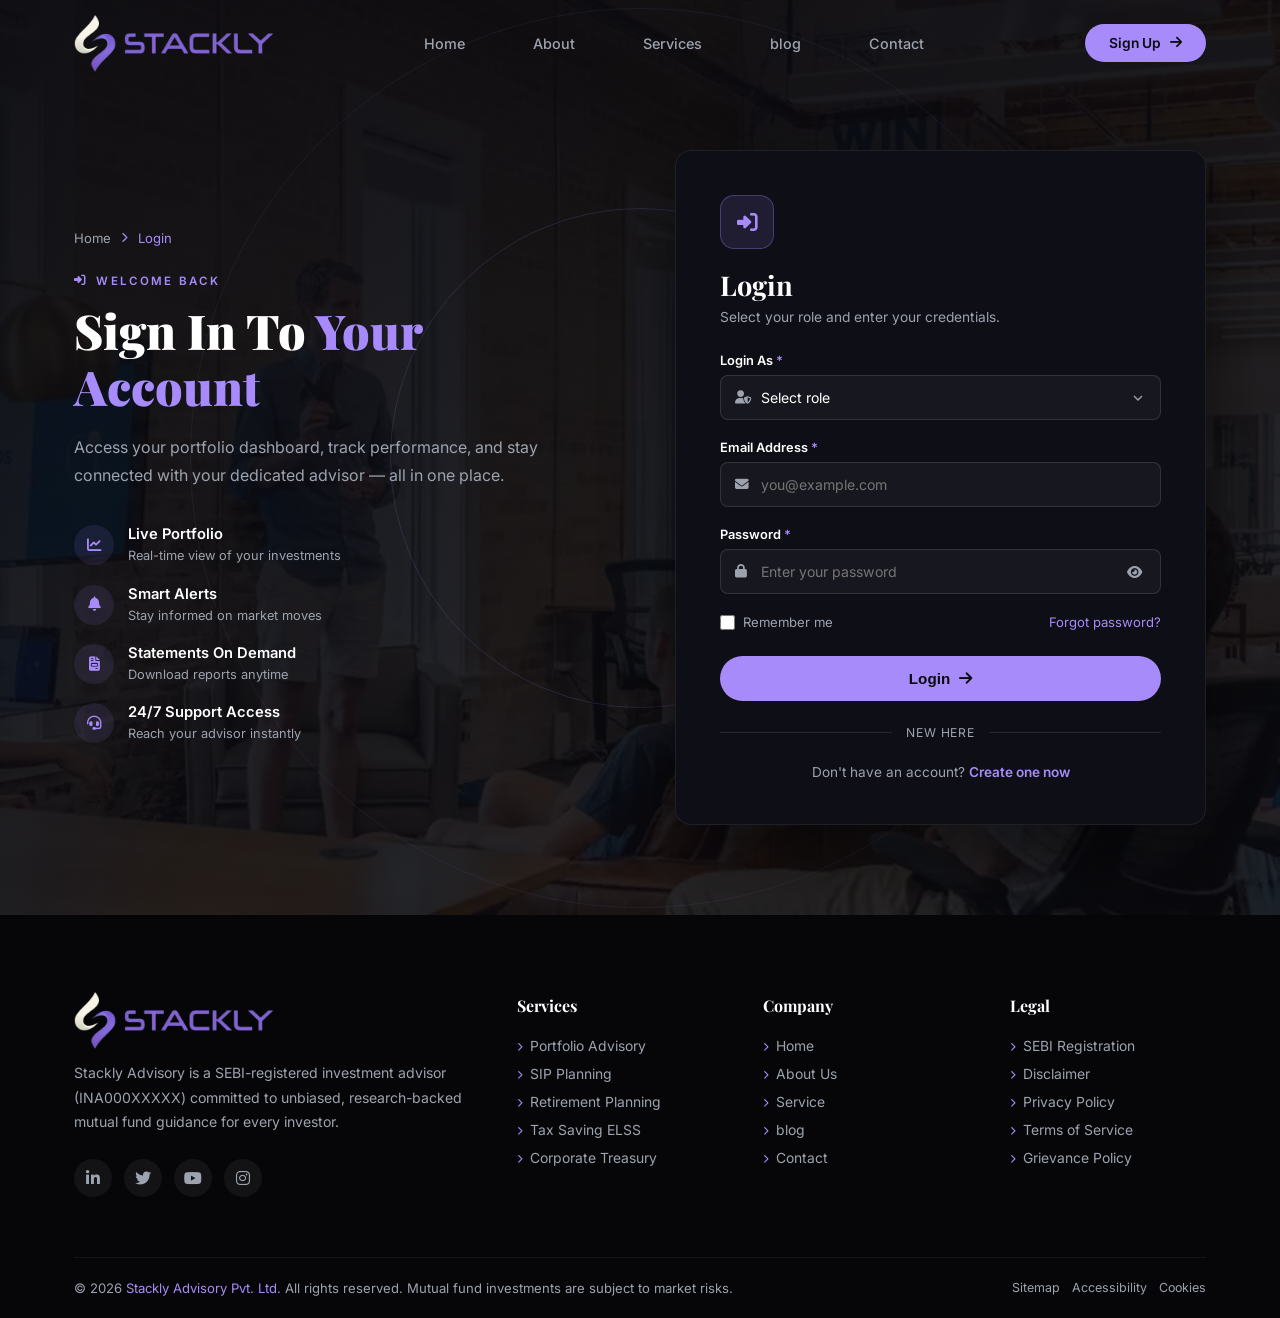
<file: login.html>
<!DOCTYPE html>
<html lang="en">
<head>
  <meta charset="UTF-8" />
  <meta name="viewport" content="width=device-width, initial-scale=1.0"/>
  <title>Login | Stackly Mutual Fund Advisory</title>
  <link rel="stylesheet" href="https://cdnjs.cloudflare.com/ajax/libs/font-awesome/6.5.0/css/all.min.css"/>
  <link href="https://fonts.googleapis.com/css2?family=Playfair+Display:wght@400;600;700;900&family=Inter:wght@300;400;500;600&display=swap" rel="stylesheet"/>
  <link rel="stylesheet" href="style.css">
  <link rel="stylesheet" href="auth.css">
  <link rel="stylesheet" href="nav.css">
</head>
<body>

<!-- ══ NAVBAR ══ -->
<nav id="navbar">
  <div class="container nav-inner">
<a href="./home.html" class="logo"></i><img src="./src/logo.webp" alt=""></a>
    <ul class="nav-links">
      <li><a href="./home.html">Home</a></li>
      <li><a href="./about.html">About</a></li>
      <li><a href="./service.html">Services</a></li>
      <li><a href="./blog.html">blog</a></li>
      <li><a href="./contact.html">Contact</a></li>
    </ul>
    <a href="./signup.html" class="btn-gold nav-cta" style="padding:11px 24px;font-size:.86rem;">Sign Up <i class="fas fa-arrow-right"></i></a>
    <div class="hamburger" id="hamburger" aria-label="Toggle menu">
      <span></span><span></span><span></span>
    </div>
  </div>
</nav>

<!-- ══ MOBILE MENU ══ -->
<div class="mobile-menu" id="mobileMenu">
  <a href="./home.html">Home</a>
  <a href="./about.html">About</a>
  <a href="./service.html">Services</a>
  <a href="./blog.html">blog</a>
  <a href="./contact.html">Contact</a>
  <a href="./signup.html" class="btn-gold mob-link" style="margin-top:12px;">Sign Up</a>
</div>

<div class="sections">

<!-- ══════════════════════════════════════════
     LOGIN SECTION
══════════════════════════════════════════ -->
<section id="auth-section">
  <div class="auth-bg"></div>
  <div class="auth-overlay"></div>
  <div class="auth-ring"></div>
  <div class="auth-ring"></div>
  <div class="auth-ring"></div>

  <div class="container">
    <div class="auth-wrap">
      <div class="auth-grid">

        <!-- LEFT INFO PANEL -->
        <div class="auth-info reveal-left">
          <div class="breadcrumb">
            <a href="./home.html">Home</a>
            <i class="fas fa-chevron-right"></i>
            <span>Login</span>
          </div>
          <span class="section-tag"><i class="fas fa-right-to-bracket"></i> Welcome Back</span>
          <h1 class="auth-info-title">Sign In To <span>Your Account</span></h1>
          <p class="auth-info-sub">Access your portfolio dashboard, track performance, and stay connected with your dedicated advisor — all in one place.</p>

          <div class="auth-feature-list">
            <div class="auth-feature">
              <div class="auth-feature-icon"><i class="fas fa-chart-line"></i></div>
              <div class="auth-feature-text"><h4>Live Portfolio</h4><p>Real-time view of your investments</p></div>
            </div>
            <div class="auth-feature">
              <div class="auth-feature-icon"><i class="fas fa-bell"></i></div>
              <div class="auth-feature-text"><h4>Smart Alerts</h4><p>Stay informed on market moves</p></div>
            </div>
            <div class="auth-feature">
              <div class="auth-feature-icon"><i class="fas fa-file-invoice"></i></div>
              <div class="auth-feature-text"><h4>Statements On Demand</h4><p>Download reports anytime</p></div>
            </div>
            <div class="auth-feature">
              <div class="auth-feature-icon"><i class="fas fa-headset"></i></div>
              <div class="auth-feature-text"><h4>24/7 Support Access</h4><p>Reach your advisor instantly</p></div>
            </div>
          </div>
        </div>

        <!-- LOGIN FORM CARD -->
        <div class="auth-card reveal-right">
          <div class="auth-card-head">
            <div class="auth-card-icon"><i class="fas fa-right-to-bracket"></i></div>
            <h2>Login</h2>
            <p>Select your role and enter your credentials.</p>
          </div>

          <div class="auth-form-success" id="signupNotice" style="display:none;">
            <i class="fas fa-check-circle"></i>
            <span>Account created successfully! Please login below.</span>
          </div>
          <div class="auth-form-success" id="formSuccess">
            <i class="fas fa-check-circle"></i>
            <span id="successMsg">Login successful! Redirecting...</span>
          </div>
          <div class="auth-form-fail" id="formFail">
            <i class="fas fa-circle-exclamation"></i>
            <span id="failMsg">Invalid email or password.</span>
          </div>

          <form id="loginForm" novalidate autocomplete="off">

            <div class="auth-form-group" id="loginRoleGroup">
              <label for="loginRole">Login As <span class="req">*</span></label>
              <div class="auth-input-wrap">
                <i class="fas fa-user-shield field-icon"></i>
                <select id="loginRole" name="role">
                  <option value="">Select role</option>
                  <option value="user">Investor / User</option>
                  <option value="admin">Administrator</option>
                </select>
              </div>
              <div class="auth-error-msg"><i class="fas fa-circle-exclamation"></i><span>Please select a role to continue.</span></div>
              <div class="role-hint" id="roleHint"><i class="fas fa-circle-info"></i><span id="roleHintText"></span></div>
            </div>

            <div class="auth-form-group" id="loginEmailGroup">
              <label for="loginEmail">Email Address <span class="req">*</span></label>
              <div class="auth-input-wrap">
                <i class="fas fa-envelope field-icon"></i>
                <input type="text" id="loginEmail" name="email" id="userEmail" placeholder="you@example.com" autocomplete="off">
              </div>
              <div class="auth-error-msg"><i class="fas fa-circle-exclamation"></i><span>Enter a valid email address.</span></div>
            </div>

            <div class="auth-form-group" id="loginPassGroup">
              <label for="loginPassword">Password <span class="req">*</span></label>
              <div class="auth-input-wrap">
                <i class="fas fa-lock field-icon"></i>
                <input type="password" id="loginPassword" name="password" placeholder="Enter your password" autocomplete="off">
                <button type="button" class="toggle-pass" data-target="loginPassword"><i class="fas fa-eye"></i></button>
              </div>
              <div class="auth-error-msg"><i class="fas fa-circle-exclamation"></i><span>Password must be at least 6 characters.</span></div>
            </div>

            <div class="auth-extra-row">
              <label class="auth-remember"><input type="checkbox" id="rememberMe"> Remember me</label>
              <a href="#">Forgot password?</a>
            </div>

            <button type="submit" class="btn-gold" id="loginBtn">Login <i class="fas fa-arrow-right"></i></button>
          </form>

          <div class="auth-divider">New Here</div>
          <div class="auth-switch" style="margin-top:0;">Don't have an account? <a href="./signup.html">Create one now</a></div>
        </div>

      </div>
    </div>
  </div>
</section>

</div>

<!-- ══ FOOTER ══ -->
<footer>
  <div class="container">
    <div class="footer-grid">
      <div class="footer-brand">
<a href="./home.html" class="logo"></i><img src="./src/logo.webp" alt=""></a>
        <p>Stackly Advisory is a SEBI-registered investment advisor (INA000XXXXX) committed to unbiased, research-backed mutual fund guidance for every investor.</p>
        <div class="footer-social">
          <a href="./404.html"><i class="fab fa-linkedin-in"></i></a>
          <a href="./404.html"><i class="fab fa-twitter"></i></a>
          <a href="./404.html"><i class="fab fa-youtube"></i></a>
          <a href="./404.html"><i class="fab fa-instagram"></i></a>
        </div>
      </div>
      <div class="footer-col">
        <h4>Services</h4>
        <ul>
          <li><a href="./404.html">Portfolio Advisory</a></li>
          <li><a href="./404.html">SIP Planning</a></li>
          <li><a href="./404.html">Retirement Planning</a></li>
          <li><a href="./404.html">Tax Saving ELSS</a></li>
          <li><a href="./404.html">Corporate Treasury</a></li>
        </ul>
      </div>
      <div class="footer-col">
        <h4>Company</h4>
        <ul>
          <li><a href="./home.html">Home</a></li>
          <li><a href="./about.html">About Us</a></li>
          <li><a href="./service.html">Service</a></li>
          <li><a href="./blog.html">blog</a></li>
          <li><a href="./contact.html">Contact</a></li>
        </ul>
      </div>
      <div class="footer-col">
        <h4>Legal</h4>
        <ul>
          <li><a href="./404.html">SEBI Registration</a></li>
          <li><a href="./404.html">Disclaimer</a></li>
          <li><a href="./404.html">Privacy Policy</a></li>
          <li><a href="./404.html">Terms of Service</a></li>
          <li><a href="./404.html">Grievance Policy</a></li>
        </ul>
      </div>
    </div>
    <div class="footer-bottom">
      <p>© 2026 <span>Stackly Advisory Pvt. Ltd.</span> All rights reserved. Mutual fund investments are subject to market risks.</p>
      <div class="footer-tags">
        <a href="./404.html">Sitemap</a>
        <a href="./404.html">Accessibility</a>
        <a href="./404.html">Cookies</a>
      </div>
    </div>
  </div>
</footer>

<script>
  /* ── HAMBURGER ──────────────────────── */
  const ham = document.getElementById('hamburger');
  const mob = document.getElementById('mobileMenu');
  ham.addEventListener('click', () => {
    ham.classList.toggle('open');
    mob.classList.toggle('open');
    document.body.style.overflow = mob.classList.contains('open') ? 'hidden' : '';
  });
  document.querySelectorAll('.mob-link').forEach(l => {
    l.addEventListener('click', () => {
      ham.classList.remove('open');
      mob.classList.remove('open');
      document.body.style.overflow = '';
    });
  });

  /* ── NAVBAR SCROLL ──────────────────── */
  window.addEventListener('scroll', () => {
    document.getElementById('navbar').classList.toggle('scrolled', window.scrollY > 50);
  });

  /* ── SCROLL REVEAL ──────────────────── */
  const revealEls = document.querySelectorAll('.reveal,.reveal-left,.reveal-right');
  const io = new IntersectionObserver((entries) => {
    entries.forEach((e, i) => {
      if (e.isIntersecting) {
        setTimeout(() => e.target.classList.add('visible'), i * 80);
        io.unobserve(e.target);
      }
    });
  }, { threshold: 0.12 });
  revealEls.forEach(el => io.observe(el));

  /* ── PASSWORD VISIBILITY TOGGLE ─────── */
  document.querySelectorAll('.toggle-pass').forEach(btn => {
    btn.addEventListener('click', () => {
      const target = document.getElementById(btn.dataset.target);
      const icon = btn.querySelector('i');
      if (target.type === 'password') {
        target.type = 'text';
        icon.classList.remove('fa-eye');
        icon.classList.add('fa-eye-slash');
      } else {
        target.type = 'password';
        icon.classList.remove('fa-eye-slash');
        icon.classList.add('fa-eye');
      }
    });
  });

  /* ── SHOW "ACCOUNT CREATED" NOTICE IF REDIRECTED FROM SIGNUP ── */
  const params = new URLSearchParams(window.location.search);
  if (params.get('signup') === 'success') {
    const notice = document.getElementById('signupNotice');
    notice.classList.add('show');
    notice.style.display = 'flex';
    // pre-select the role they signed up with, for convenience
    const role = params.get('role');
    if (role) document.getElementById('loginRole').value = role;
  }

  /* ── ROLE HINT TEXT ─────────────────── */
  const loginRoleSelect = document.getElementById('loginRole');
  const roleHint = document.getElementById('roleHint');
  const roleHintText = document.getElementById('roleHintText');
  loginRoleSelect.addEventListener('change', () => {
    if (loginRoleSelect.value === 'admin') {
      roleHintText.textContent = "You'll be redirected to the Admin Dashboard after login.";
      roleHint.classList.add('show');
    } else if (loginRoleSelect.value === 'user') {
      roleHintText.textContent = "You'll be redirected to your Investor Dashboard after login.";
      roleHint.classList.add('show');
    } else {
      roleHint.classList.remove('show');
    }
  });

  /* ══════════════════════════════════════════
       LOGIN FORM VALIDATION + ROLE-BASED REDIRECT
  ══════════════════════════════════════════ */
  const form = document.getElementById('loginForm');
  const formSuccess = document.getElementById('formSuccess');
  const formFail = document.getElementById('formFail');
  const successMsg = document.getElementById('successMsg');
  const failMsg = document.getElementById('failMsg');
  const loginBtn = document.getElementById('loginBtn');

  const emailRegex = /^[a-zA-Z0-9._%+-]+@[a-zA-Z0-9.-]+\.(com|in|org|net|co|edu|gov|io|co\.in|info|biz)$/i;

  const fields = {
    role: {
      input: document.getElementById('loginRole'),
      group: document.getElementById('loginRoleGroup'),
      validate: (v) => v.trim() !== ''
    },
    email: {
      input: document.getElementById('loginEmail'),
      group: document.getElementById('loginEmailGroup'),
      validate: (v) => emailRegex.test(v.trim())
    },
    password: {
      input: document.getElementById('loginPassword'),
      group: document.getElementById('loginPassGroup'),
      validate: (v) => v.trim().length >= 6
    }
  };

  function setFieldState(key, isValid) {
    fields[key].group.classList.toggle('error', !isValid);
  }

  Object.keys(fields).forEach(key => {
    const { input } = fields[key];
    const eventType = (input.tagName === 'SELECT') ? 'change' : 'input';
    input.addEventListener(eventType, () => {
      if (input.value.trim() !== '') {
        setFieldState(key, fields[key].validate(input.value));
      } else {
        fields[key].group.classList.remove('error');
      }
    });
  });

  form.addEventListener('submit', function (e) {
    e.preventDefault();
    let allValid = true;

    Object.keys(fields).forEach(key => {
      const { input, validate } = fields[key];
      const valid = validate(input.value);
      setFieldState(key, valid);
      if (!valid) allValid = false;
    });

    formSuccess.classList.remove('show');
    formFail.classList.remove('show');

    if (!allValid) {
      const firstError = form.querySelector('.auth-form-group.error');
      if (firstError) firstError.scrollIntoView({ behavior: 'smooth', block: 'center' });
      return;
    }

    const selectedRole = fields.role.input.value;       // 'user' or 'admin'
    const email = fields.email.input.value.trim().toLowerCase();
    const firstName = email.split('@')[0];

    // ── no signup/account lookup needed — email format + password length already validated above ──
    sessionStorage.setItem('stackly_logged_in', 'true');
    sessionStorage.setItem('stackly_user_email', email);
    sessionStorage.setItem('stackly_user_role', selectedRole);
    sessionStorage.setItem('stackly_user_name', firstName);
    if (document.getElementById('rememberMe').checked) {
      localStorage.setItem('stackly_remember_email', email);
    }

    successMsg.textContent = `Welcome back! Redirecting to your ${selectedRole === 'admin' ? 'Admin' : 'User'} dashboard...`;
    formSuccess.classList.add('show');
    formSuccess.scrollIntoView({ behavior: 'smooth', block: 'center' });

    loginBtn.disabled = true;
    loginBtn.innerHTML = '<i class="fas fa-circle-notch fa-spin"></i> Logging in...';

    setTimeout(() => {
      if (selectedRole === 'admin') {
        window.location.href = './admin.html';
      } else {
        window.location.href = './user.html';
      }
    }, 1200);
  });


 
</script>
</body>
</html>
</file>
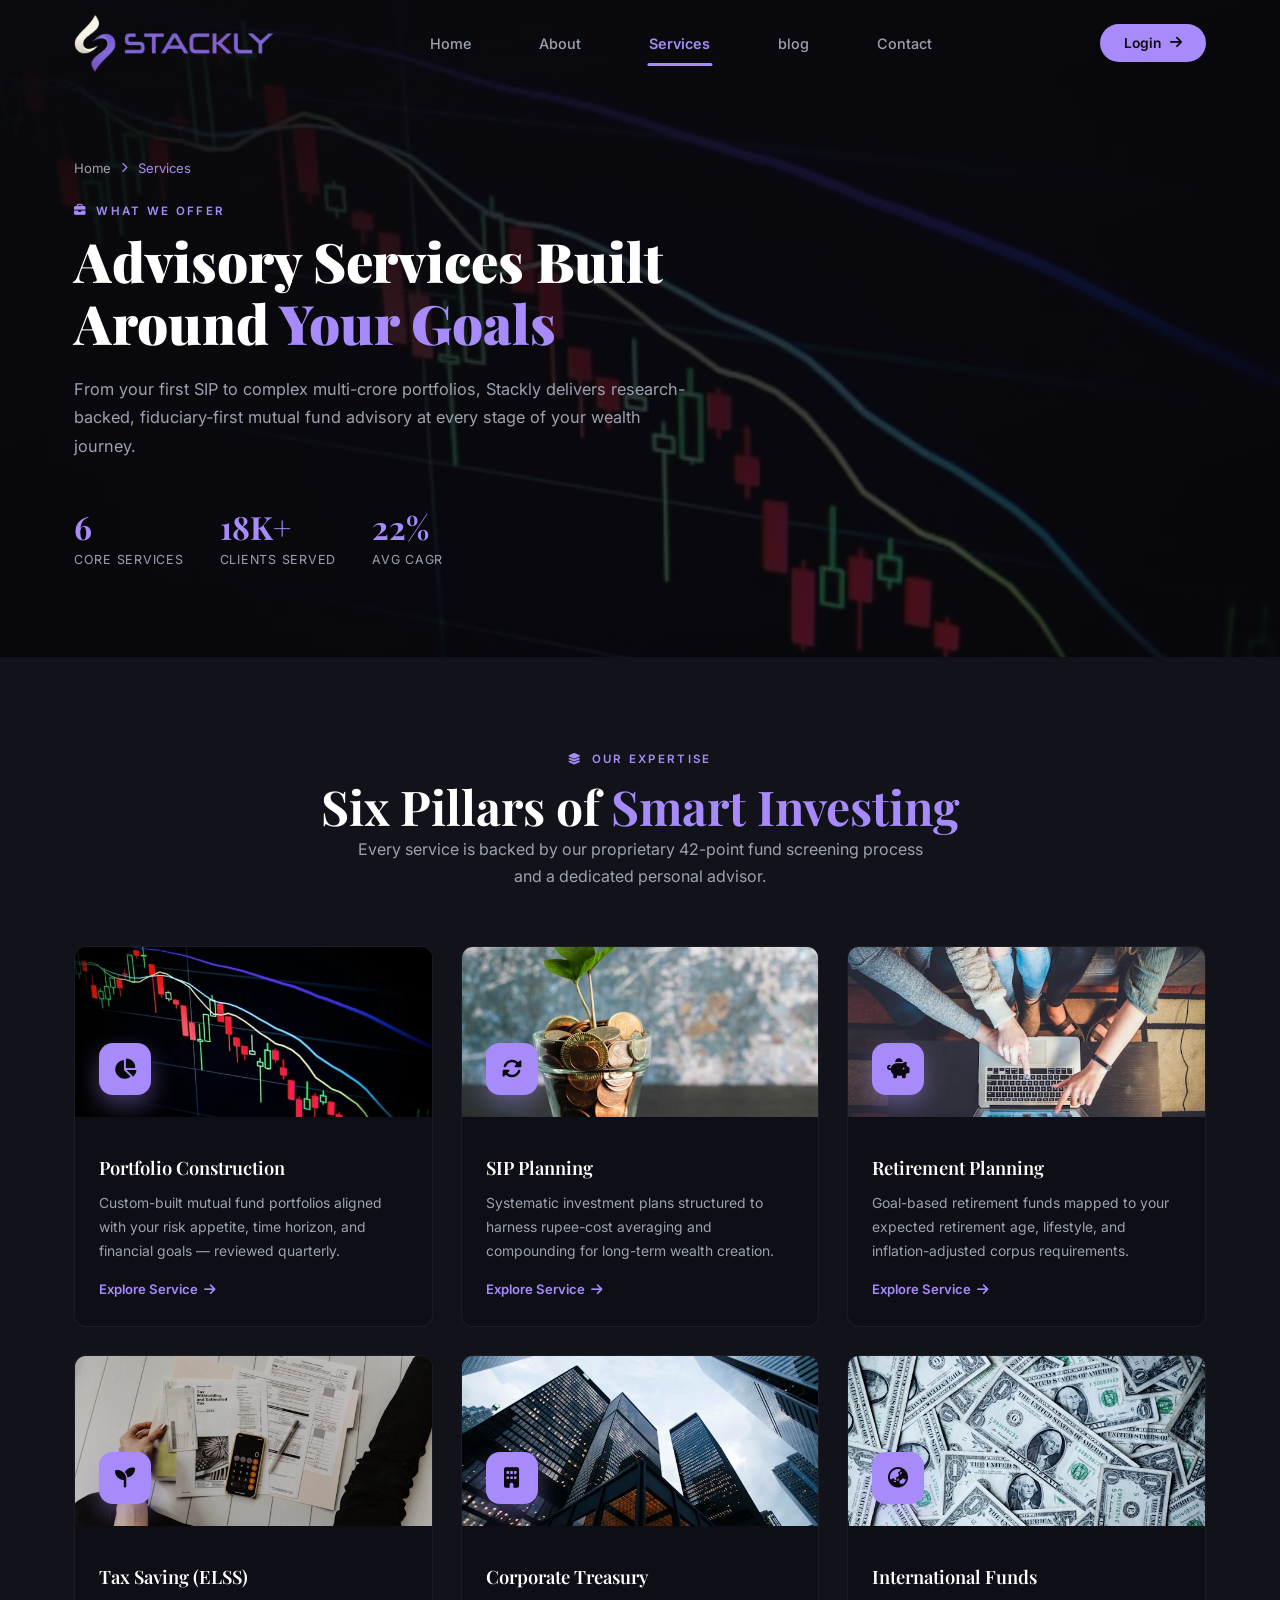
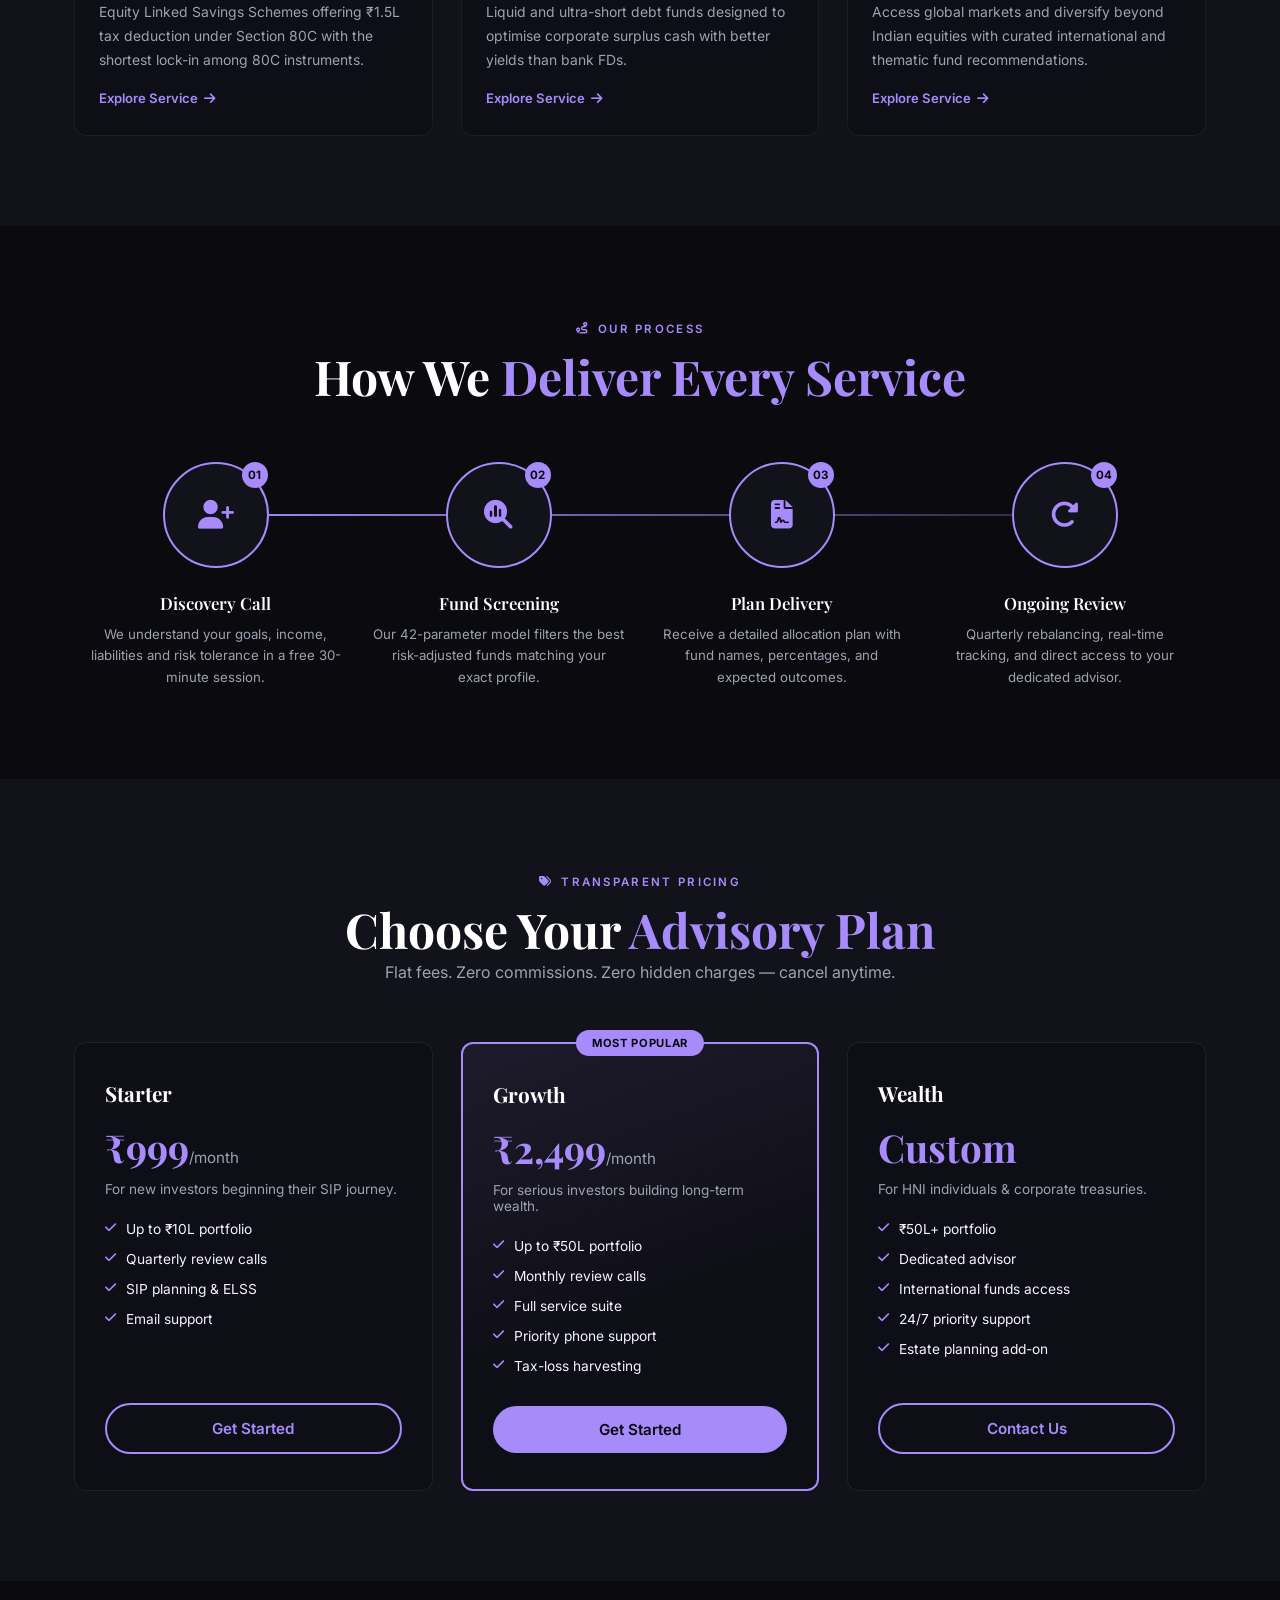
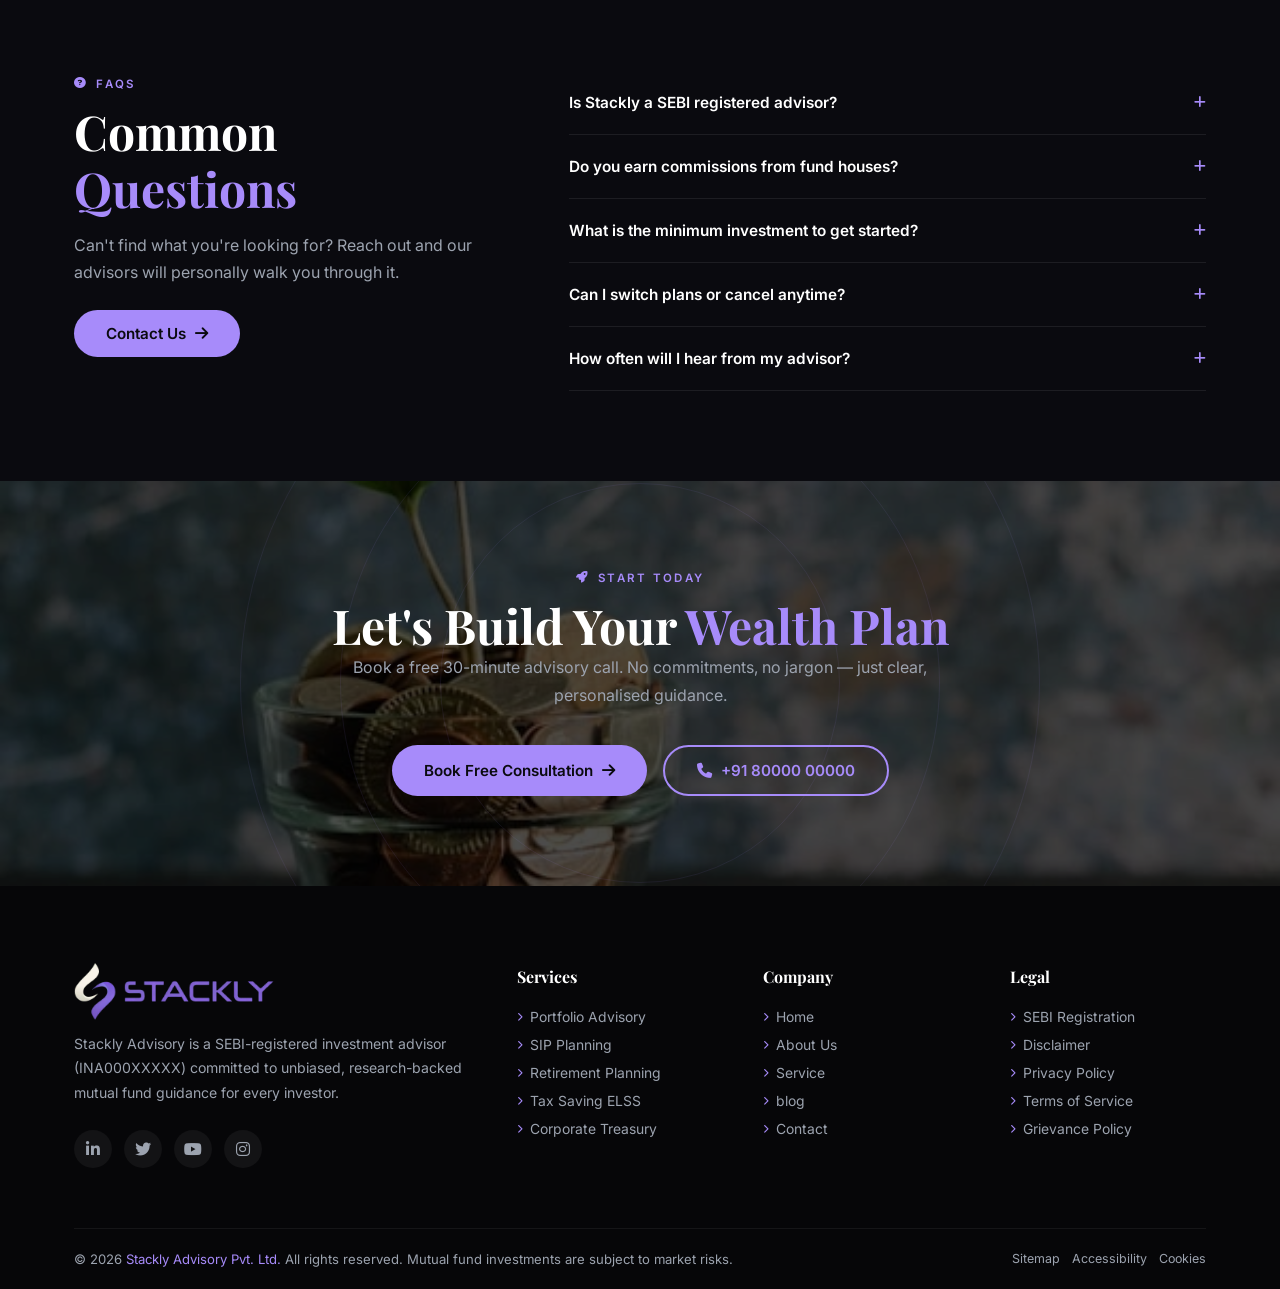
<file: service.html>
<!DOCTYPE html>
<html lang="en">
<head>
  <meta charset="UTF-8" />
  <meta name="viewport" content="width=device-width, initial-scale=1.0"/>
  <title>Stackly Mutual Fund Advisory Service Page</title>
  <link rel="stylesheet" href="https://cdnjs.cloudflare.com/ajax/libs/font-awesome/6.5.0/css/all.min.css"/>
  <link href="https://fonts.googleapis.com/css2?family=Playfair+Display:wght@400;600;700;900&family=Inter:wght@300;400;500;600&display=swap" rel="stylesheet"/>
  <link rel="stylesheet" href="service.css">
  <link rel="stylesheet" href="nav.css">
  <link rel="stylesheet" href="style.css">
</head>
<body>

<!-- ══ NAVBAR ══ -->
<nav id="navbar">
  <div class="container nav-inner">
<a href="./home.html" class="logo"></i><img src="./src/logo.webp" alt=""></a>
    <ul class="nav-links">
      <li><a href="./home.html">Home</a></li>
      <li><a href="./about.html">About</a></li>
      <li><a href="./service.html" class="active">Services</a></li>
      <li><a href="./blog.html">blog</a></li>
      <li><a href="./contact.html">Contact</a></li>
    </ul>
    <a href="./login.html" class="btn-gold nav-cta" style="padding:11px 24px;font-size:.86rem;">Login <i class="fas fa-arrow-right"></i></a>
    <div class="hamburger" id="hamburger" aria-label="Toggle menu">
      <span></span><span></span><span></span>
    </div>
  </div>
</nav>

<!-- ══ MOBILE MENU ══ -->
<div class="mobile-menu" id="mobileMenu">
  <a href="./home.html">Home</a>
<a href="./about.html">About</a>
<a href="./service.html" class="active">Services</a>
<a href="./blog.html">blog</a>
<a href="./contact.html">Contact</a>
  <a href="./login.html" class="btn-gold mob-link" style="margin-top:12px;">Login</a>
</div>

<div class="sections">

<!-- ══════════════════════════════════════════
     SERVICE-SECTION 1 : PAGE HERO
══════════════════════════════════════════ -->
<section id="svc-hero">
  <div class="svc-hero-bg"></div>
  <div class="svc-hero-overlay"></div>
  <div class="container">
    <div class="svc-hero-inner reveal">
      <div class="breadcrumb">
        <a href="./home.html">Home</a>
        <i class="fas fa-chevron-right"></i>
        <span>Services</span>
      </div>
      <span class="section-tag"><i class="fas fa-briefcase"></i> What We Offer</span>
      <h1 class="svc-hero-title">Advisory Services Built Around <span>Your Goals</span></h1>
      <p class="svc-hero-sub">From your first SIP to complex multi-crore portfolios, Stackly delivers research-backed, fiduciary-first mutual fund advisory at every stage of your wealth journey.</p>
      <div class="svc-hero-stats">
        <div class="svc-stat"><div class="svc-stat-num">6</div><div class="svc-stat-lbl">Core Services</div></div>
        <div class="svc-stat"><div class="svc-stat-num">18K+</div><div class="svc-stat-lbl">Clients Served</div></div>
        <div class="svc-stat"><div class="svc-stat-num">22%</div><div class="svc-stat-lbl">Avg CAGR</div></div>
      </div>
    </div>
  </div>
</section>

<!-- ══════════════════════════════════════════
     SERVICE-SECTION 2 : SERVICE GRID
══════════════════════════════════════════ -->
<section id="svc-grid">
  <div class="container">
    <div class="svc-grid-header reveal">
      <span class="section-tag"><i class="fas fa-layer-group"></i> Our Expertise</span>
      <h2 class="section-title">Six Pillars of <span>Smart Investing</span></h2>
      <p class="section-sub">Every service is backed by our proprietary 42-point fund screening process and a dedicated personal advisor.</p>
    </div>
    <div class="svc-cards">
      <div class="svc-card reveal">
        <div class="svc-card-img-wrap">
          <img src="./src/mutual home img/image10-compressed.webp" alt="Portfolio Construction"/>
          <div class="svc-card-icon"><i class="fas fa-chart-pie"></i></div>
        </div>
        <div class="svc-card-body">
          <h3>Portfolio Construction</h3>
          <p>Custom-built mutual fund portfolios aligned with your risk appetite, time horizon, and financial goals — reviewed quarterly.</p>
          <a href="#" class="svc-link">Explore Service <i class="fas fa-arrow-right"></i></a>
        </div>
      </div>
      <div class="svc-card reveal">
        <div class="svc-card-img-wrap">
          <img src="./src/mutual home img/image11-compressed.webp" alt="SIP Planning"/>
          <div class="svc-card-icon"><i class="fas fa-rotate"></i></div>
        </div>
        <div class="svc-card-body">
          <h3>SIP Planning</h3>
          <p>Systematic investment plans structured to harness rupee-cost averaging and compounding for long-term wealth creation.</p>
          <a href="#" class="svc-link">Explore Service <i class="fas fa-arrow-right"></i></a>
        </div>
      </div>
      <div class="svc-card reveal">
        <div class="svc-card-img-wrap">
          <img src="./src/mutual home img/image12-compressed.webp" alt="Retirement Planning"/>
          <div class="svc-card-icon"><i class="fas fa-piggy-bank"></i></div>
        </div>
        <div class="svc-card-body">
          <h3>Retirement Planning</h3>
          <p>Goal-based retirement funds mapped to your expected retirement age, lifestyle, and inflation-adjusted corpus requirements.</p>
          <a href="#" class="svc-link">Explore Service <i class="fas fa-arrow-right"></i></a>
        </div>
      </div>
      <div class="svc-card reveal">
        <div class="svc-card-img-wrap">
          <img src="./src/mutual home img/image13-compressed.webp" alt="Tax Saving ELSS"/>
          <div class="svc-card-icon"><i class="fas fa-seedling"></i></div>
        </div>
        <div class="svc-card-body">
          <h3>Tax Saving (ELSS)</h3>
          <p>Equity Linked Savings Schemes offering ₹1.5L tax deduction under Section 80C with the shortest lock-in among 80C instruments.</p>
          <a href="#" class="svc-link">Explore Service <i class="fas fa-arrow-right"></i></a>
        </div>
      </div>
      <div class="svc-card reveal">
        <div class="svc-card-img-wrap">
          <img src="./src/mutual home img/image14-compressed.webp" alt="Corporate Treasury"/>
          <div class="svc-card-icon"><i class="fas fa-building"></i></div>
        </div>
        <div class="svc-card-body">
          <h3>Corporate Treasury</h3>
          <p>Liquid and ultra-short debt funds designed to optimise corporate surplus cash with better yields than bank FDs.</p>
          <a href="#" class="svc-link">Explore Service <i class="fas fa-arrow-right"></i></a>
        </div>
      </div>
      <div class="svc-card reveal">
        <div class="svc-card-img-wrap">
          <img src="./src/mutual home img/image15-compressed.webp" alt="International Funds"/>
          <div class="svc-card-icon"><i class="fas fa-earth-asia"></i></div>
        </div>
        <div class="svc-card-body">
          <h3>International Funds</h3>
          <p>Access global markets and diversify beyond Indian equities with curated international and thematic fund recommendations.</p>
          <a href="#" class="svc-link">Explore Service <i class="fas fa-arrow-right"></i></a>
        </div>
      </div>
    </div>
  </div>
</section>

<!-- ══════════════════════════════════════════
     SERVICE-SECTION 3 : PROCESS / HOW WE WORK
══════════════════════════════════════════ -->
<section id="svc-process">
  <div class="container">
    <div class="svc-process-header reveal">
      <span class="section-tag"><i class="fas fa-route"></i> Our Process</span>
      <h2 class="section-title">How We <span>Deliver Every Service</span></h2>
    </div>
    <div class="svc-process-grid">
      <div class="svc-step reveal">
        <div class="svc-step-circle"><i class="fas fa-user-plus"></i></div>
        <div class="svc-step-num">01</div>
        <h3>Discovery Call</h3>
        <p>We understand your goals, income, liabilities and risk tolerance in a free 30-minute session.</p>
      </div>
      <div class="svc-step reveal">
        <div class="svc-step-circle"><i class="fas fa-magnifying-glass-chart"></i></div>
        <div class="svc-step-num">02</div>
        <h3>Fund Screening</h3>
        <p>Our 42-parameter model filters the best risk-adjusted funds matching your exact profile.</p>
      </div>
      <div class="svc-step reveal">
        <div class="svc-step-circle"><i class="fas fa-file-contract"></i></div>
        <div class="svc-step-num">03</div>
        <h3>Plan Delivery</h3>
        <p>Receive a detailed allocation plan with fund names, percentages, and expected outcomes.</p>
      </div>
      <div class="svc-step reveal">
        <div class="svc-step-circle"><i class="fas fa-rotate-right"></i></div>
        <div class="svc-step-num">04</div>
        <h3>Ongoing Review</h3>
        <p>Quarterly rebalancing, real-time tracking, and direct access to your dedicated advisor.</p>
      </div>
    </div>
  </div>
</section>

<!-- ══════════════════════════════════════════
     SERVICE-SECTION 4 : PRICING / PLANS
══════════════════════════════════════════ -->
<section id="svc-pricing">
  <div class="container">
    <div class="svc-pricing-header reveal">
      <span class="section-tag"><i class="fas fa-tags"></i> Transparent Pricing</span>
      <h2 class="section-title">Choose Your <span>Advisory Plan</span></h2>
      <p class="section-sub">Flat fees. Zero commissions. Zero hidden charges — cancel anytime.</p>
    </div>
    <div class="svc-pricing-grid">
      <div class="price-card reveal">
        <h4>Starter</h4>
        <div class="price-amt">₹999<span>/month</span></div>
        <p class="price-desc">For new investors beginning their SIP journey.</p>
        <ul class="price-list">
          <li><i class="fas fa-check"></i> Up to ₹10L portfolio</li>
          <li><i class="fas fa-check"></i> Quarterly review calls</li>
          <li><i class="fas fa-check"></i> SIP planning & ELSS</li>
          <li><i class="fas fa-check"></i> Email support</li>
        </ul>
        <a href="#" class="btn-outline price-btn">Get Started</a>
      </div>
      <div class="price-card featured reveal">
        <div class="price-badge">Most Popular</div>
        <h4>Growth</h4>
        <div class="price-amt">₹2,499<span>/month</span></div>
        <p class="price-desc">For serious investors building long-term wealth.</p>
        <ul class="price-list">
          <li><i class="fas fa-check"></i> Up to ₹50L portfolio</li>
          <li><i class="fas fa-check"></i> Monthly review calls</li>
          <li><i class="fas fa-check"></i> Full service suite</li>
          <li><i class="fas fa-check"></i> Priority phone support</li>
          <li><i class="fas fa-check"></i> Tax-loss harvesting</li>
        </ul>
        <a href="#" class="btn-gold price-btn">Get Started</a>
      </div>
      <div class="price-card reveal">
        <h4>Wealth</h4>
        <div class="price-amt">Custom</div>
        <p class="price-desc">For HNI individuals & corporate treasuries.</p>
        <ul class="price-list">
          <li><i class="fas fa-check"></i> ₹50L+ portfolio</li>
          <li><i class="fas fa-check"></i> Dedicated advisor</li>
          <li><i class="fas fa-check"></i> International funds access</li>
          <li><i class="fas fa-check"></i> 24/7 priority support</li>
          <li><i class="fas fa-check"></i> Estate planning add-on</li>
        </ul>
        <a href="#" class="btn-outline price-btn">Contact Us</a>
      </div>
    </div>
  </div>
</section>

<!-- ══════════════════════════════════════════
     SERVICE-SECTION 5 : FAQ
══════════════════════════════════════════ -->
<section id="svc-faq">
  <div class="container">
    <div class="svc-faq-grid">
      <div class="svc-faq-left reveal-left">
        <span class="section-tag"><i class="fas fa-circle-question"></i> FAQs</span>
        <h2 class="section-title">Common <span>Questions</span></h2>
        <p class="section-sub">Can't find what you're looking for? Reach out and our advisors will personally walk you through it.</p>
        <a href="./contact.html" class="btn-gold" style="margin-top:24px;">Contact Us <i class="fas fa-arrow-right"></i></a>
      </div>
      <div class="svc-faq-right reveal-right">
        <div class="faq-item">
          <button class="faq-q">
            <span>Is Stackly a SEBI registered advisor?</span>
            <i class="fas fa-plus"></i>
          </button>
          <div class="faq-a"><p>Yes. Stackly Advisory is a fully SEBI-registered Investment Advisor (INA000XXXXX), and we follow strict fiduciary standards in every recommendation we make.</p></div>
        </div>
        <div class="faq-item">
          <button class="faq-q">
            <span>Do you earn commissions from fund houses?</span>
            <i class="fas fa-plus"></i>
          </button>
          <div class="faq-a"><p>No. We are a fee-only advisory. We never accept trail commissions or kickbacks from AMCs — our only incentive is your portfolio's performance.</p></div>
        </div>
        <div class="faq-item">
          <button class="faq-q">
            <span>What is the minimum investment to get started?</span>
            <i class="fas fa-plus"></i>
          </button>
          <div class="faq-a"><p>You can start a SIP with as little as ₹1,000/month. Our Starter plan is designed specifically for first-time investors building healthy habits.</p></div>
        </div>
        <div class="faq-item">
          <button class="faq-q">
            <span>Can I switch plans or cancel anytime?</span>
            <i class="fas fa-plus"></i>
          </button>
          <div class="faq-a"><p>Absolutely. There are no lock-in contracts on our advisory fee. You can upgrade, downgrade, or cancel your plan at any time from your dashboard.</p></div>
        </div>
        <div class="faq-item">
          <button class="faq-q">
            <span>How often will I hear from my advisor?</span>
            <i class="fas fa-plus"></i>
          </button>
          <div class="faq-a"><p>Depending on your plan, you'll have scheduled monthly or quarterly reviews, plus on-demand access via call, email, or our investor dashboard.</p></div>
        </div>
      </div>
    </div>
  </div>
</section>

<!-- ══════════════════════════════════════════
     SERVICE-SECTION 6 : CTA BANNER
══════════════════════════════════════════ -->
<section id="svc-cta">
  <div class="svc-cta-bg"></div>
  <div class="svc-cta-ring"></div>
  <div class="svc-cta-ring"></div>
  <div class="svc-cta-ring"></div>
  <div class="container">
    <div class="svc-cta-inner reveal">
      <span class="section-tag" style="justify-content:center;display:flex;"><i class="fas fa-rocket"></i> Start Today</span>
      <h2 class="section-title">Let's Build Your <span>Wealth Plan</span></h2>
      <p class="section-sub">Book a free 30-minute advisory call. No commitments, no jargon — just clear, personalised guidance.</p>
      <div class="svc-cta-btns">
        <a href="./contact.html" class="btn-gold">Book Free Consultation <i class="fas fa-arrow-right"></i></a>
        <a href="tel:+918000000000" class="btn-outline"><i class="fas fa-phone"></i> +91 80000 00000</a>
      </div>
    </div>
  </div>
</section>

</div>
<!-- ══ FOOTER ══ -->
<footer>
  <div class="container">
    <div class="footer-grid">
      <div class="footer-brand">
<a href="./home.html" class="logo"></i><img src="./src/logo.webp" alt=""></a>
        <p>Stackly Advisory is a SEBI-registered investment advisor (INA000XXXXX) committed to unbiased, research-backed mutual fund guidance for every investor.</p>
        <div class="footer-social">
          <a href="./404.html"><i class="fab fa-linkedin-in"></i></a>
          <a href="./404.html"><i class="fab fa-twitter"></i></a>
          <a href="./404.html"><i class="fab fa-youtube"></i></a>
          <a href="./404.html"><i class="fab fa-instagram"></i></a>
        </div>
      </div>
      <div class="footer-col">
        <h4>Services</h4>
        <ul>
          <li><a href="./404.html">Portfolio Advisory</a></li>
          <li><a href="./404.html">SIP Planning</a></li>
          <li><a href="./404.html">Retirement Planning</a></li>
          <li><a href="./404.html">Tax Saving ELSS</a></li>
          <li><a href="./404.html">Corporate Treasury</a></li>
        </ul>
      </div>
      <div class="footer-col">
        <h4>Company</h4>
        <ul>
          <li><a href="./home.html">Home</a></li>
          <li><a href="./about.html">About Us</a></li>
          <li><a href="./serivce.html">Service</a></li>
          <li><a href="./blog.html">blog</a></li>
          <li><a href="./contact.html">Contact</a></li>
        </ul>
      </div>
      <div class="footer-col">
        <h4>Legal</h4>
        <ul>
          <li><a href="./404.html">SEBI Registration</a></li>
          <li><a href="./404.html">Disclaimer</a></li>
          <li><a href="./404.html">Privacy Policy</a></li>
          <li><a href="./404.html">Terms of Service</a></li>
          <li><a href="./404.html">Grievance Policy</a></li>
        </ul>
      </div>
    </div>
    <div class="footer-bottom">
      <p>© 2026 <span>Stackly Advisory Pvt. Ltd.</span> All rights reserved. Mutual fund investments are subject to market risks.</p>
      <div class="footer-tags">
        <a href="./404.html">Sitemap</a>
        <a href="./404.html">Accessibility</a>
        <a href="./404.html">Cookies</a>
      </div>
    </div>
  </div>
</footer>

<script>

  /* ── NAVBAR SCROLL ──────────────────── */
  window.addEventListener('scroll', () => {
    document.getElementById('navbar').classList.toggle('scrolled', window.scrollY > 50);
  });

  /* ── SCROLL REVEAL ──────────────────── */
  const revealEls = document.querySelectorAll('.reveal,.reveal-left,.reveal-right');
  const io = new IntersectionObserver((entries) => {
    entries.forEach((e, i) => {
      if (e.isIntersecting) {
        setTimeout(() => e.target.classList.add('visible'), i * 80);
        io.unobserve(e.target);
      }
    });
  }, { threshold: 0.12 });
  revealEls.forEach(el => io.observe(el));

  /* ── FAQ ACCORDION ──────────────────── */
  document.querySelectorAll('.faq-q').forEach(btn => {
    btn.addEventListener('click', () => {
      const item = btn.parentElement;
      const isOpen = item.classList.contains('open');
      document.querySelectorAll('.faq-item').forEach(i => i.classList.remove('open'));
      if (!isOpen) item.classList.add('open');
    });
  });

  /* ── REDUCE MOTION ──────────────────── */
  if (window.matchMedia('(prefers-reduced-motion: reduce)').matches) {
    document.querySelectorAll('.svc-cta-ring').forEach(el => {
      el.style.animation = 'none';
    });
  }
</script>
<script src="./nav.js"></script>
</body>
</html>
</file>
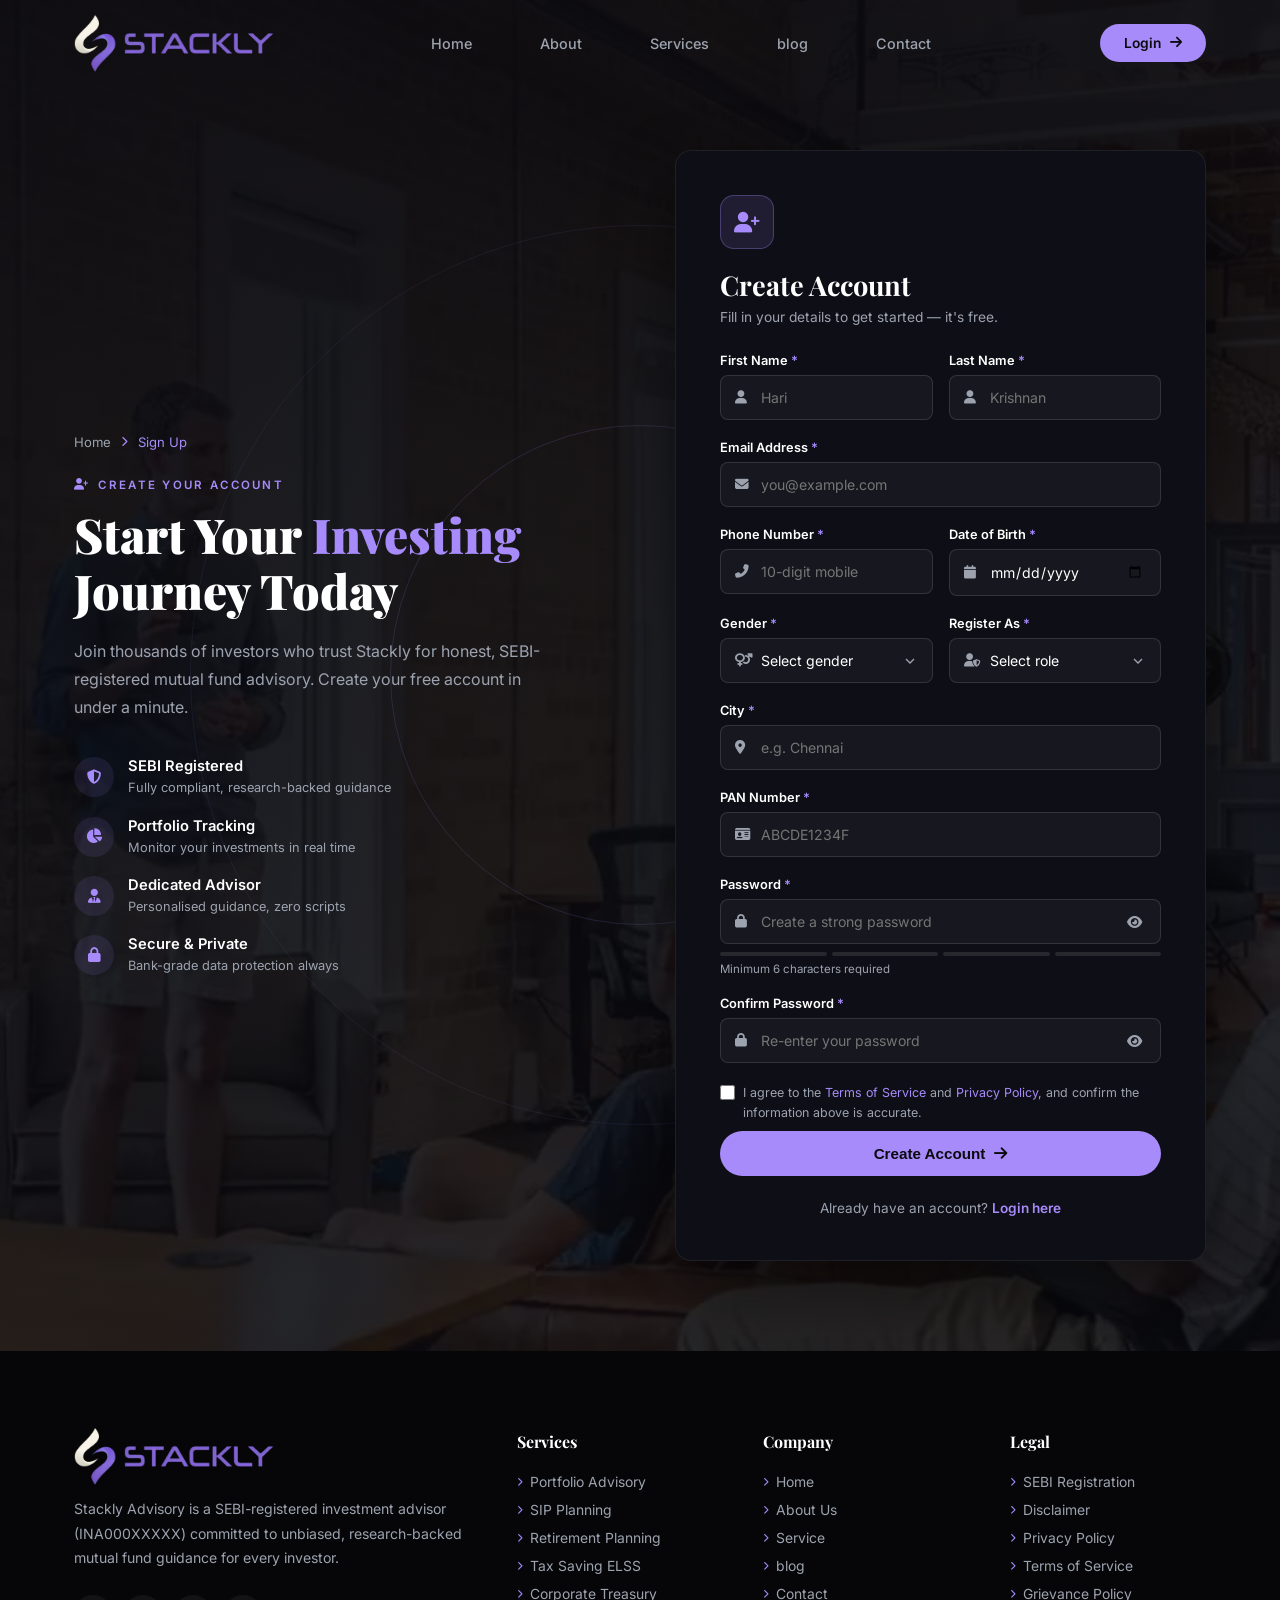
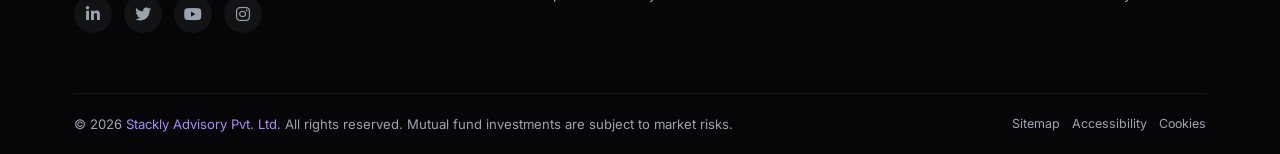
<file: signup.html>
<!DOCTYPE html>
<html lang="en">
<head>
  <meta charset="UTF-8" />
  <meta name="viewport" content="width=device-width, initial-scale=1.0"/>
  <title>Sign Up | Stackly Mutual Fund Advisory</title>
  <link rel="stylesheet" href="https://cdnjs.cloudflare.com/ajax/libs/font-awesome/6.5.0/css/all.min.css"/>
  <link href="https://fonts.googleapis.com/css2?family=Playfair+Display:wght@400;600;700;900&family=Inter:wght@300;400;500;600&display=swap" rel="stylesheet"/>
  <link rel="stylesheet" href="style.css">
  <link rel="stylesheet" href="auth.css">
  <link rel="stylesheet" href="nav.css">
</head>
<body>

<!-- ══ NAVBAR ══ -->
<nav id="navbar">
  <div class="container nav-inner">
<a href="./home.html" class="logo"></i><img src="./src/logo.webp" alt=""></a>
    <ul class="nav-links">
      <li><a href="./home.html">Home</a></li>
      <li><a href="./about.html">About</a></li>
      <li><a href="./service.html">Services</a></li>
      <li><a href="./blog.html">blog</a></li>
      <li><a href="./contact.html">Contact</a></li>
    </ul>
    <a href="./login.html" class="btn-gold nav-cta" style="padding:11px 24px;font-size:.86rem;">Login <i class="fas fa-arrow-right"></i></a>
    <div class="hamburger" id="hamburger" aria-label="Toggle menu">
      <span></span><span></span><span></span>
    </div>
  </div>
</nav>

<!-- ══ MOBILE MENU ══ -->
<div class="mobile-menu" id="mobileMenu">
  <a href="./home.html">Home</a>
  <a href="./about.html">About</a>
  <a href="./service.html">Services</a>
  <a href="./blog.html">blog</a>
  <a href="./contact.html">Contact</a>
  <a href="./login.html" class="btn-gold mob-link" style="margin-top:12px;">Login</a>
</div>

<div class="sections">

<!-- ══════════════════════════════════════════
     SIGNUP SECTION
══════════════════════════════════════════ -->
<section id="auth-section">
  <div class="auth-bg"></div>
  <div class="auth-overlay"></div>
  <div class="auth-ring"></div>
  <div class="auth-ring"></div>
  <div class="auth-ring"></div>

  <div class="container">
    <div class="auth-wrap">
      <div class="auth-grid">

        <!-- LEFT INFO PANEL -->
        <div class="auth-info reveal-left">
          <div class="breadcrumb">
            <a href="./home.html">Home</a>
            <i class="fas fa-chevron-right"></i>
            <span>Sign Up</span>
          </div>
          <span class="section-tag"><i class="fas fa-user-plus"></i> Create Your Account</span>
          <h1 class="auth-info-title">Start Your <span>Investing</span> Journey Today</h1>
          <p class="auth-info-sub">Join thousands of investors who trust Stackly for honest, SEBI-registered mutual fund advisory. Create your free account in under a minute.</p>

          <div class="auth-feature-list">
            <div class="auth-feature">
              <div class="auth-feature-icon"><i class="fas fa-shield-halved"></i></div>
              <div class="auth-feature-text"><h4>SEBI Registered</h4><p>Fully compliant, research-backed guidance</p></div>
            </div>
            <div class="auth-feature">
              <div class="auth-feature-icon"><i class="fas fa-chart-pie"></i></div>
              <div class="auth-feature-text"><h4>Portfolio Tracking</h4><p>Monitor your investments in real time</p></div>
            </div>
            <div class="auth-feature">
              <div class="auth-feature-icon"><i class="fas fa-user-tie"></i></div>
              <div class="auth-feature-text"><h4>Dedicated Advisor</h4><p>Personalised guidance, zero scripts</p></div>
            </div>
            <div class="auth-feature">
              <div class="auth-feature-icon"><i class="fas fa-lock"></i></div>
              <div class="auth-feature-text"><h4>Secure & Private</h4><p>Bank-grade data protection always</p></div>
            </div>
          </div>
        </div>

        <!-- SIGNUP FORM CARD -->
        <div class="auth-card reveal-right">
          <div class="auth-card-head">
            <div class="auth-card-icon"><i class="fas fa-user-plus"></i></div>
            <h2>Create Account</h2>
            <p>Fill in your details to get started — it's free.</p>
          </div>

          <div class="auth-form-success" id="formSuccess">
            <i class="fas fa-check-circle"></i>
            <span>Account created successfully! Redirecting you to login...</span>
          </div>
          <div class="auth-form-fail" id="formFail">
            <i class="fas fa-circle-exclamation"></i>
            <span>An account with this email already exists. Please login instead.</span>
          </div>

          <form id="signupForm" novalidate autocomplete="off">

            <div class="auth-form-row">
              <div class="auth-form-group" id="fNameGroup">
                <label for="firstName">First Name <span class="req">*</span></label>
                <div class="auth-input-wrap">
                  <i class="fas fa-user field-icon"></i>
                  <input type="text" id="firstName" name="firstName" placeholder="Hari" autocomplete="off">
                </div>
                <div class="auth-error-msg"><i class="fas fa-circle-exclamation"></i><span>Letters only, no numbers.</span></div>
              </div>
              <div class="auth-form-group" id="lNameGroup">
                <label for="lastName">Last Name <span class="req">*</span></label>
                <div class="auth-input-wrap">
                  <i class="fas fa-user field-icon"></i>
                  <input type="text" id="lastName" name="lastName" placeholder="Krishnan" autocomplete="off">
                </div>
                <div class="auth-error-msg"><i class="fas fa-circle-exclamation"></i><span>Letters only, no numbers.</span></div>
              </div>
            </div>

            <div class="auth-form-group" id="emailGroup">
              <label for="signupEmail">Email Address <span class="req">*</span></label>
              <div class="auth-input-wrap">
                <i class="fas fa-envelope field-icon"></i>
                <input type="text" id="signupEmail" name="email" placeholder="you@example.com" autocomplete="off">
              </div>
              <div class="auth-error-msg"><i class="fas fa-circle-exclamation"></i><span>Enter a valid email ending in .com, .in, .org etc.</span></div>
            </div>

            <div class="auth-form-row">
              <div class="auth-form-group" id="phoneGroup">
                <label for="signupPhone">Phone Number <span class="req">*</span></label>
                <div class="auth-input-wrap">
                  <i class="fas fa-phone-alt field-icon"></i>
                  <input type="tel" id="signupPhone" name="phone" placeholder="10-digit mobile" autocomplete="off">
                </div>
                <div class="auth-error-msg"><i class="fas fa-circle-exclamation"></i><span>Enter a valid 10-digit phone number.</span></div>
              </div>
              <div class="auth-form-group" id="dobGroup">
                <label for="dob">Date of Birth <span class="req">*</span></label>
                <div class="auth-input-wrap">
                  <i class="fas fa-calendar field-icon"></i>
                  <input type="date" id="dob" name="dob" autocomplete="off">
                </div>
                <div class="auth-error-msg"><i class="fas fa-circle-exclamation"></i><span>You must be at least 18 years old.</span></div>
              </div>
            </div>

            <div class="auth-form-row">
              <div class="auth-form-group" id="genderGroup">
                <label for="gender">Gender <span class="req">*</span></label>
                <div class="auth-input-wrap">
                  <i class="fas fa-venus-mars field-icon"></i>
                  <select id="gender" name="gender">
                    <option value="">Select gender</option>
                    <option value="male">Male</option>
                    <option value="female">Female</option>
                    <option value="other">Other</option>
                    <option value="prefer-not">Prefer not to say</option>
                  </select>
                </div>
                <div class="auth-error-msg"><i class="fas fa-circle-exclamation"></i><span>Please select a gender.</span></div>
              </div>
              <div class="auth-form-group" id="roleGroup">
                <label for="signupRole">Register As <span class="req">*</span></label>
                <div class="auth-input-wrap">
                  <i class="fas fa-user-shield field-icon"></i>
                  <select id="signupRole" name="role">
                    <option value="">Select role</option>
                    <option value="user">Investor / User</option>
                    <option value="admin">Administrator</option>
                  </select>
                </div>
                <div class="auth-error-msg"><i class="fas fa-circle-exclamation"></i><span>Please select your role.</span></div>
              </div>
            </div>

            <div class="auth-form-group" id="cityGroup">
              <label for="city">City <span class="req">*</span></label>
              <div class="auth-input-wrap">
                <i class="fas fa-map-marker-alt field-icon"></i>
                <input type="text" id="city" name="city" placeholder="e.g. Chennai" autocomplete="off">
              </div>
              <div class="auth-error-msg"><i class="fas fa-circle-exclamation"></i><span>Please enter a valid city name.</span></div>
            </div>

            <div class="auth-form-group" id="panGroup">
              <label for="pan">PAN Number <span class="req">*</span></label>
              <div class="auth-input-wrap">
                <i class="fas fa-id-card field-icon"></i>
                <input type="text" id="pan" name="pan" placeholder="ABCDE1234F" maxlength="10" style="text-transform:uppercase;" autocomplete="off">
              </div>
              <div class="auth-error-msg"><i class="fas fa-circle-exclamation"></i><span>Enter a valid 10-character PAN (e.g. ABCDE1234F).</span></div>
            </div>

            <div class="auth-form-group" id="passGroup">
              <label for="signupPassword">Password <span class="req">*</span></label>
              <div class="auth-input-wrap">
                <i class="fas fa-lock field-icon"></i>
                <input type="password" id="signupPassword" name="password" placeholder="Create a strong password" autocomplete="new-password">
                <button type="button" class="toggle-pass" data-target="signupPassword"><i class="fas fa-eye"></i></button>
              </div>
              <div class="pw-strength" id="pwStrength">
                <div class="pw-strength-bar"></div><div class="pw-strength-bar"></div><div class="pw-strength-bar"></div><div class="pw-strength-bar"></div>
              </div>
              <div class="pw-strength-label" id="pwStrengthLabel">Minimum 6 characters required</div>
              <div class="auth-error-msg"><i class="fas fa-circle-exclamation"></i><span>Password must be at least 6 characters.</span></div>
            </div>

            <div class="auth-form-group" id="confirmPassGroup">
              <label for="confirmPassword">Confirm Password <span class="req">*</span></label>
              <div class="auth-input-wrap">
                <i class="fas fa-lock field-icon"></i>
                <input type="password" id="confirmPassword" name="confirmPassword" placeholder="Re-enter your password" autocomplete="new-password">
                <button type="button" class="toggle-pass" data-target="confirmPassword"><i class="fas fa-eye"></i></button>
              </div>
              <div class="auth-error-msg"><i class="fas fa-circle-exclamation"></i><span>Passwords do not match.</span></div>
            </div>

            <div class="auth-terms" id="termsGroup">
              <input type="checkbox" id="agreeTerms" name="agreeTerms">
              <label for="agreeTerms">I agree to the <a href="#">Terms of Service</a> and <a href="#">Privacy Policy</a>, and confirm the information above is accurate.</label>
            </div>
            <div class="auth-error-msg" id="termsError" style="margin-bottom:18px;"><i class="fas fa-circle-exclamation"></i><span>You must accept the terms to continue.</span></div>

            <button type="submit" class="btn-gold" id="signupBtn" style="margin-top:8px;">Create Account <i class="fas fa-arrow-right"></i></button>
          </form>

          <div class="auth-switch">Already have an account? <a href="./login.html">Login here</a></div>
        </div>

      </div>
    </div>
  </div>
</section>

</div>

<!-- ══ FOOTER ══ -->
<footer>
  <div class="container">
    <div class="footer-grid">
      <div class="footer-brand">
<a href="./home.html" class="logo"></i><img src="./src/logo.webp" alt=""></a>
        <p>Stackly Advisory is a SEBI-registered investment advisor (INA000XXXXX) committed to unbiased, research-backed mutual fund guidance for every investor.</p>
        <div class="footer-social">
          <a href="./404.html"><i class="fab fa-linkedin-in"></i></a>
          <a href="./404.html"><i class="fab fa-twitter"></i></a>
          <a href="./404.html"><i class="fab fa-youtube"></i></a>
          <a href="./404.html"><i class="fab fa-instagram"></i></a>
        </div>
      </div>
      <div class="footer-col">
        <h4>Services</h4>
        <ul>
          <li><a href="./404.html">Portfolio Advisory</a></li>
          <li><a href="./404.html">SIP Planning</a></li>
          <li><a href="./404.html">Retirement Planning</a></li>
          <li><a href="./404.html">Tax Saving ELSS</a></li>
          <li><a href="./404.html">Corporate Treasury</a></li>
        </ul>
      </div>
      <div class="footer-col">
        <h4>Company</h4>
        <ul>
          <li><a href="./home.html">Home</a></li>
          <li><a href="./about.html">About Us</a></li>
          <li><a href="./service.html">Service</a></li>
          <li><a href="./blog.html">blog</a></li>
          <li><a href="./contact.html">Contact</a></li>
        </ul>
      </div>
      <div class="footer-col">
        <h4>Legal</h4>
        <ul>
          <li><a href="./404.html">SEBI Registration</a></li>
          <li><a href="./404.html">Disclaimer</a></li>
          <li><a href="./404.html">Privacy Policy</a></li>
          <li><a href="./404.html">Terms of Service</a></li>
          <li><a href="./404.html">Grievance Policy</a></li>
        </ul>
      </div>
    </div>
    <div class="footer-bottom">
      <p>© 2026 <span>Stackly Advisory Pvt. Ltd.</span> All rights reserved. Mutual fund investments are subject to market risks.</p>
      <div class="footer-tags">
        <a href="./404.html">Sitemap</a>
        <a href="./404.html">Accessibility</a>
        <a href="./404.html">Cookies</a>
      </div>
    </div>
  </div>
</footer>

<script>
  /* ── HAMBURGER ──────────────────────── */
  const ham = document.getElementById('hamburger');
  const mob = document.getElementById('mobileMenu');
  ham.addEventListener('click', () => {
    ham.classList.toggle('open');
    mob.classList.toggle('open');
    document.body.style.overflow = mob.classList.contains('open') ? 'hidden' : '';
  });
  document.querySelectorAll('.mob-link').forEach(l => {
    l.addEventListener('click', () => {
      ham.classList.remove('open');
      mob.classList.remove('open');
      document.body.style.overflow = '';
    });
  });

  /* ── NAVBAR SCROLL ──────────────────── */
  window.addEventListener('scroll', () => {
    document.getElementById('navbar').classList.toggle('scrolled', window.scrollY > 50);
  });

  /* ── SCROLL REVEAL ──────────────────── */
  const revealEls = document.querySelectorAll('.reveal,.reveal-left,.reveal-right');
  const io = new IntersectionObserver((entries) => {
    entries.forEach((e, i) => {
      if (e.isIntersecting) {
        setTimeout(() => e.target.classList.add('visible'), i * 80);
        io.unobserve(e.target);
      }
    });
  }, { threshold: 0.12 });
  revealEls.forEach(el => io.observe(el));

  /* ── PASSWORD VISIBILITY TOGGLE ─────── */
  document.querySelectorAll('.toggle-pass').forEach(btn => {
    btn.addEventListener('click', () => {
      const target = document.getElementById(btn.dataset.target);
      const icon = btn.querySelector('i');
      if (target.type === 'password') {
        target.type = 'text';
        icon.classList.remove('fa-eye');
        icon.classList.add('fa-eye-slash');
      } else {
        target.type = 'password';
        icon.classList.remove('fa-eye-slash');
        icon.classList.add('fa-eye');
      }
    });
  });

  /* ══════════════════════════════════════════
       SIGNUP FORM VALIDATION
  ══════════════════════════════════════════ */
  const form = document.getElementById('signupForm');
  const formSuccess = document.getElementById('formSuccess');
  const formFail = document.getElementById('formFail');
  const signupBtn = document.getElementById('signupBtn');

  const nameRegex = /^[A-Za-z\s]{2,40}$/;
  const emailRegex = /^[a-zA-Z0-9._%+-]+@[a-zA-Z0-9.-]+\.(com|in|org|net|co|edu|gov|io|co\.in|info|biz)$/i;
  const phoneRegex = /^[6-9]\d{9}$/;
  const panRegex = /^[A-Z]{5}[0-9]{4}[A-Z]{1}$/;
  const cityRegex = /^[A-Za-z\s]{2,40}$/;

  function calcAge(dobStr) {
    const dob = new Date(dobStr);
    if (isNaN(dob.getTime())) return -1;
    const today = new Date();
    let age = today.getFullYear() - dob.getFullYear();
    const m = today.getMonth() - dob.getMonth();
    if (m < 0 || (m === 0 && today.getDate() < dob.getDate())) age--;
    return age;
  }

  function passwordStrengthScore(pw) {
    let score = 0;
    if (pw.length >= 6) score++;
    if (pw.length >= 8) score++;
    if (pw.length >= 10) score++;
    if (pw.length >= 12) score++;
    return score;
  }
  function isStrongPassword(pw) {
    return pw.length >= 6;
  }

  const fields = {
    firstName: {
      input: document.getElementById('firstName'),
      group: document.getElementById('fNameGroup'),
      validate: (v) => nameRegex.test(v.trim())
    },
    lastName: {
      input: document.getElementById('lastName'),
      group: document.getElementById('lNameGroup'),
      validate: (v) => nameRegex.test(v.trim())
    },
    email: {
      input: document.getElementById('signupEmail'),
      group: document.getElementById('emailGroup'),
      validate: (v) => emailRegex.test(v.trim())
    },
    phone: {
      input: document.getElementById('signupPhone'),
      group: document.getElementById('phoneGroup'),
      validate: (v) => phoneRegex.test(v.trim())
    },
    dob: {
      input: document.getElementById('dob'),
      group: document.getElementById('dobGroup'),
      validate: (v) => v.trim() !== '' && calcAge(v) >= 18
    },
    gender: {
      input: document.getElementById('gender'),
      group: document.getElementById('genderGroup'),
      validate: (v) => v.trim() !== ''
    },
    role: {
      input: document.getElementById('signupRole'),
      group: document.getElementById('roleGroup'),
      validate: (v) => v.trim() !== ''
    },
    city: {
      input: document.getElementById('city'),
      group: document.getElementById('cityGroup'),
      validate: (v) => cityRegex.test(v.trim())
    },
    pan: {
      input: document.getElementById('pan'),
      group: document.getElementById('panGroup'),
      validate: (v) => panRegex.test(v.trim().toUpperCase())
    },
    password: {
      input: document.getElementById('signupPassword'),
      group: document.getElementById('passGroup'),
      validate: (v) => isStrongPassword(v)
    },
    confirmPassword: {
      input: document.getElementById('confirmPassword'),
      group: document.getElementById('confirmPassGroup'),
      validate: (v) => v === fields.password.input.value && v.trim() !== ''
    }
  };

  // restrict name fields to letters only
  ['firstName','lastName','city'].forEach(key => {
    fields[key].input.addEventListener('input', (e) => {
      e.target.value = e.target.value.replace(/[^A-Za-z\s]/g, '');
    });
  });
  // phone digits only
  fields.phone.input.addEventListener('input', (e) => {
    e.target.value = e.target.value.replace(/\D/g, '').slice(0, 10);
  });
  // PAN uppercase + alphanumeric only
  fields.pan.input.addEventListener('input', (e) => {
    e.target.value = e.target.value.replace(/[^A-Za-z0-9]/g, '').toUpperCase().slice(0, 10);
  });

  // password strength live meter
  fields.password.input.addEventListener('input', (e) => {
    const score = passwordStrengthScore(e.target.value);
    const bars = document.querySelectorAll('#pwStrength .pw-strength-bar');
    const label = document.getElementById('pwStrengthLabel');
    const colors = ['#f87171', '#fb923c', '#facc15', '#4ade80'];
    const labels = ['Weak', 'Fair', 'Good', 'Strong'];
    bars.forEach((bar, i) => {
      bar.style.background = i < score ? colors[Math.max(score - 1, 0)] : 'rgba(255,255,255,.1)';
    });
    label.textContent = e.target.value.length === 0
      ? 'Minimum 6 characters required'
      : `Strength: ${labels[Math.max(score - 1, 0)]}`;
  });

  function setFieldState(key, isValid) {
    fields[key].group.classList.toggle('error', !isValid);
  }

  Object.keys(fields).forEach(key => {
    const { input } = fields[key];
    const eventType = (input.tagName === 'SELECT') ? 'change' : 'input';
    input.addEventListener(eventType, () => {
      if (input.value.trim() !== '') {
        setFieldState(key, fields[key].validate(input.value));
      } else {
        fields[key].group.classList.remove('error');
      }
      // re-validate confirm password whenever password changes
      if (key === 'password' && fields.confirmPassword.input.value.trim() !== '') {
        setFieldState('confirmPassword', fields.confirmPassword.validate(fields.confirmPassword.input.value));
      }
    });
  });

  const termsCheckbox = document.getElementById('agreeTerms');
  const termsError = document.getElementById('termsError');

  form.addEventListener('submit', function (e) {
    e.preventDefault();
    let allValid = true;

    Object.keys(fields).forEach(key => {
      const { input, validate } = fields[key];
      const valid = validate(input.value);
      setFieldState(key, valid);
      if (!valid) allValid = false;
    });

    const termsOk = termsCheckbox.checked;
    termsError.style.display = termsOk ? 'none' : 'flex';
    if (!termsOk) allValid = false;

    formSuccess.classList.remove('show');
    formFail.classList.remove('show');

    if (!allValid) {
      const firstError = form.querySelector('.auth-form-group.error');
      if (firstError) firstError.scrollIntoView({ behavior: 'smooth', block: 'center' });
      return;
    }

    // ── validation passed — no data is stored anywhere ──
    const role = fields.role.input.value;

    signupBtn.disabled = true;
    signupBtn.innerHTML = '<i class="fas fa-circle-notch fa-spin"></i> Redirecting...';
    formSuccess.classList.add('show');
    formSuccess.scrollIntoView({ behavior: 'smooth', block: 'center' });

    setTimeout(() => {
      window.location.href = './login.html?signup=success&role=' + encodeURIComponent(role);
    }, 1600);
  });
</script>
</body>
</html>
</file>
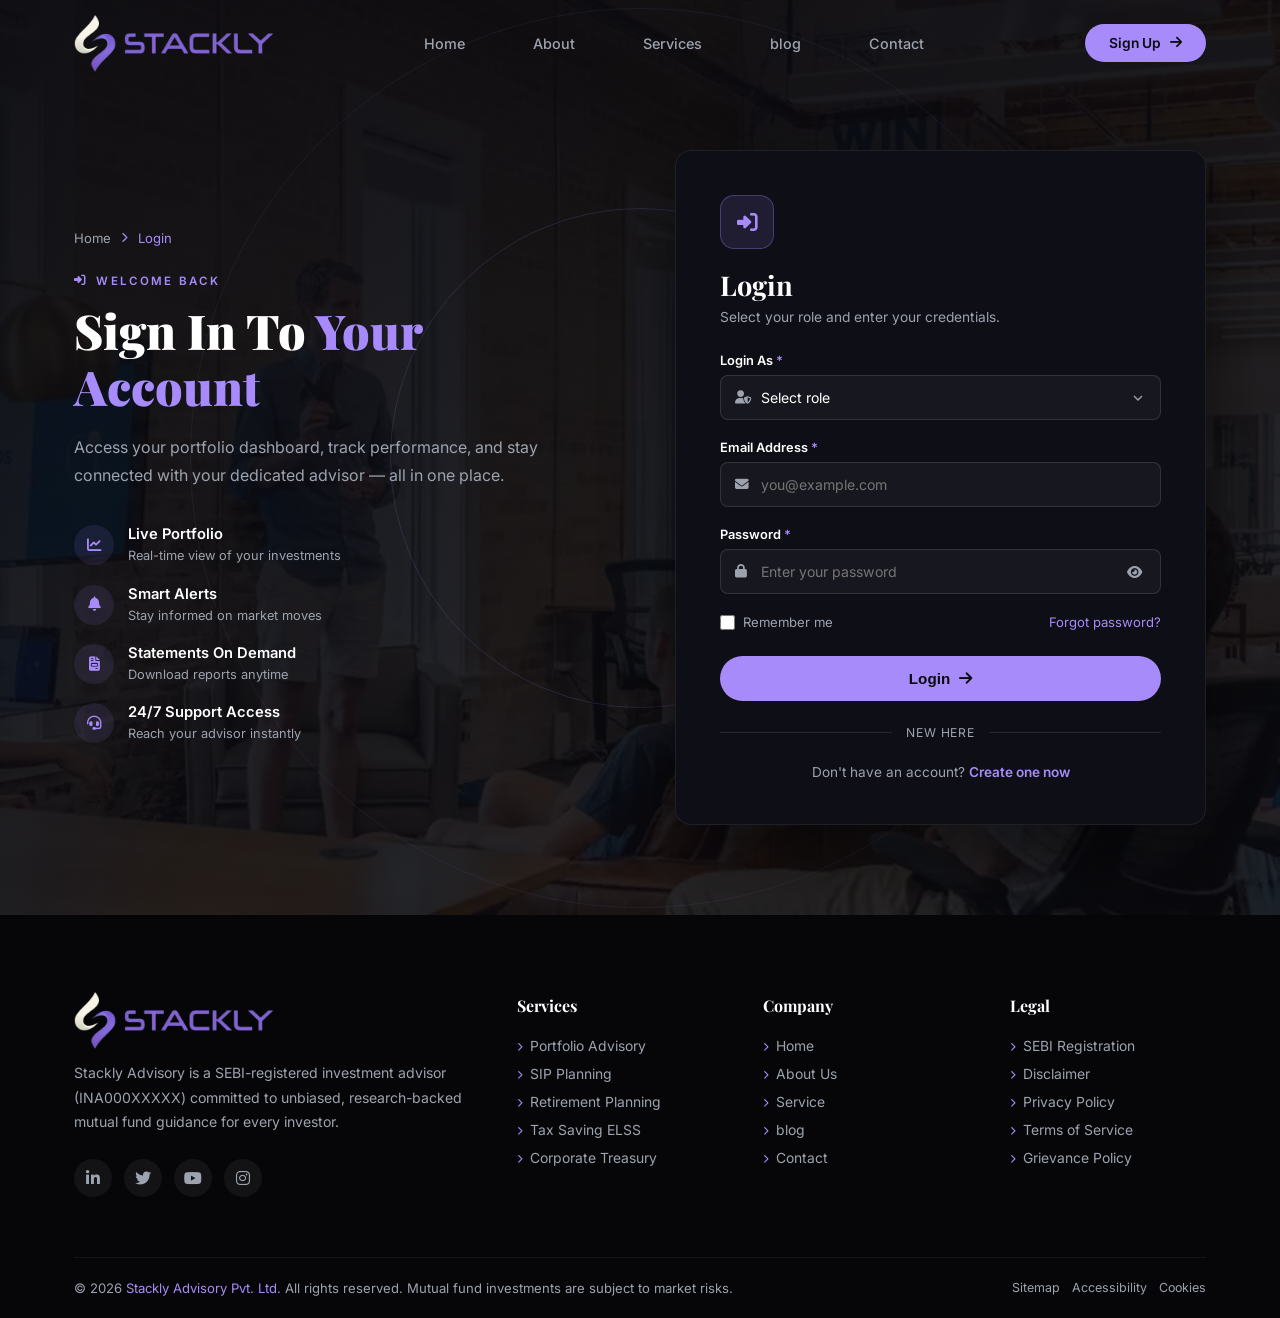
<file: user.html>
<!DOCTYPE html>
<html lang="en">
<head>
<meta charset="UTF-8">
<meta name="viewport" content="width=device-width, initial-scale=1.0">
<title>Investor Dashboard | Stackly</title>
<link rel="stylesheet" href="https://cdnjs.cloudflare.com/ajax/libs/font-awesome/6.5.0/css/all.min.css">
<link href="https://fonts.googleapis.com/css2?family=Playfair+Display:wght@600;700;800;900&family=Inter:wght@300;400;500;600;700&display=swap" rel="stylesheet">
<style>
:root{
  --bg:#0B0B0D; --panel:#131316; --panel2:#18181C; --card:#161619;
  --border:rgba(255,255,255,.07); --border-lit:rgba(167,139,250,.4);
  --violet:#A78BFA; --violet-dk:#8B5CF6; --violet-soft:rgba(167,139,250,.12);
  --text:#fff; --text2:rgba(255,255,255,.55); --text3:rgba(255,255,255,.3);
  --red:#f87171; --green:#4ade80; --amber:#fbbf24;
  --grad:linear-gradient(135deg,#A78BFA,#8B5CF6);
  --fd:'Playfair Display',serif; --fb:'Inter',system-ui,sans-serif;
  --ease:cubic-bezier(.16,1,.3,1);
  --sb:260px;
}
*,*::before,*::after{box-sizing:border-box;margin:0;padding:0;}
html{scroll-behavior:smooth;}
body{font-family:var(--fb);background:var(--bg);color:var(--text);overflow-x:hidden;min-height:100vh;}
::-webkit-scrollbar{width:5px;height:5px;}
::-webkit-scrollbar-track{background:var(--bg);}
::-webkit-scrollbar-thumb{background:var(--violet-dk);border-radius:3px;}
a{color:inherit;text-decoration:none;}
button{font-family:inherit;cursor:pointer;}
img{display:block;max-width:100%;}

/* ─── LAYOUT ─── */
.app{display:flex;min-height:100vh;}

/* ─── SIDEBAR ─── */
.sidebar{
  width:var(--sb);flex-shrink:0;background:var(--panel);
  border-right:1px solid var(--border);padding:24px 18px;
  display:flex;flex-direction:column;position:fixed;
  top:0;bottom:0;left:0;z-index:300;overflow-y:auto;
  transition:transform .35s var(--ease),box-shadow .35s;
}
.sb-logo{display:flex;align-items:center;gap:10px;margin-bottom:32px;flex-shrink:0;}
.sb-logo-icon{width:34px;height:34px;border-radius:9px;background:var(--grad);display:flex;align-items:center;justify-content:center;color:var(--bg);font-size:.95rem;flex-shrink:0;}
.sb-logo-text{font-family:var(--fd);font-size:1.2rem;font-weight:800;}
.sb-label{font-size:.65rem;letter-spacing:.18em;color:var(--text3);font-weight:700;margin:0 0 10px 4px;text-transform:uppercase;}
.sb-nav{list-style:none;display:flex;flex-direction:column;gap:3px;margin-bottom:22px;}
.sb-btn{
  display:flex;align-items:center;justify-content:space-between;
  width:100%;padding:11px 13px;border-radius:10px;border:none;background:none;
  color:var(--text2);font-size:.86rem;font-weight:500;text-align:left;
  transition:background .2s,color .2s;
}
.sb-btn-l{display:flex;align-items:center;gap:10px;}
.sb-ic{width:16px;text-align:center;font-size:.82rem;color:var(--text3);transition:color .2s;}
.sb-btn:hover{background:rgba(255,255,255,.04);color:var(--text);}
.sb-btn:hover .sb-ic{color:var(--violet);}
.sb-btn.active{background:var(--grad);color:var(--bg);font-weight:700;}
.sb-btn.active .sb-ic{color:var(--bg);}
.sb-badge{font-size:.64rem;background:var(--violet-soft);color:var(--violet);padding:2px 7px;border-radius:20px;font-weight:700;}
.sb-btn.active .sb-badge{background:rgba(0,0,0,.2);color:var(--bg);}
.sb-div{height:1px;background:var(--border);margin:16px 0;}
.sb-foot{margin-top:auto;padding-top:16px;border-top:1px solid var(--border);}
.sb-user{display:flex;align-items:center;gap:10px;padding:10px;border-radius:10px;background:rgba(255,255,255,.03);}
.sb-avatar{width:34px;height:34px;border-radius:50%;background:var(--grad);display:flex;align-items:center;justify-content:center;color:var(--bg);font-weight:700;font-size:.82rem;flex-shrink:0;}
.sb-uname{font-size:.8rem;font-weight:600;white-space:nowrap;overflow:hidden;text-overflow:ellipsis;}
.sb-urole{font-size:.68rem;color:var(--text3);}
.sb-close{display:none;position:absolute;top:22px;right:18px;background:none;border:none;color:var(--text2);font-size:1rem;}

/* ─── OVERLAY ─── */
.overlay{display:none;position:fixed;inset:0;background:rgba(0,0,0,.65);z-index:250;backdrop-filter:blur(3px);}
.overlay.show{display:block;}

/* ─── MAIN ─── */
.main{margin-left:var(--sb);flex:1;min-width:0;padding:28px 36px 60px;transition:margin .35s var(--ease);}

/* ─── TOPBAR ─── */
.topbar{display:flex;align-items:center;justify-content:space-between;margin-bottom:28px;gap:14px;flex-wrap:wrap;}
.tb-l{display:flex;align-items:center;gap:12px;}
.tb-l h1{font-family:var(--fd);font-size:1.75rem;font-weight:800;letter-spacing:-.02em;line-height:1.15;}
.tb-l p{color:var(--text2);font-size:.84rem;margin-top:3px;}
.tb-r{display:flex;align-items:center;gap:10px;flex-wrap:wrap;}
.tb-search{display:flex;align-items:center;gap:8px;background:var(--card);border:1px solid var(--border);border-radius:10px;padding:8px 14px;min-width:190px;}
.tb-search input{background:none;border:none;outline:none;color:var(--text);font-size:.82rem;width:100%;font-family:var(--fb);}
.tb-search input::placeholder{color:var(--text3);}
.tb-search i{color:var(--text3);font-size:.8rem;}
.tb-icon{width:36px;height:36px;border-radius:9px;background:var(--card);border:1px solid var(--border);display:flex;align-items:center;justify-content:center;color:var(--text2);position:relative;transition:border-color .2s,color .2s;}
.tb-icon:hover{border-color:var(--border-lit);color:var(--violet);}
.tb-dot{position:absolute;top:6px;right:6px;width:6px;height:6px;border-radius:50%;background:var(--violet);box-shadow:0 0 0 2px var(--card);}
.tb-chip{display:flex;align-items:center;gap:7px;background:var(--grad);color:var(--bg);padding:8px 14px;border-radius:9px;font-weight:700;font-size:.8rem;border:none;}
.tb-user{display:flex;align-items:center;gap:8px;background:var(--card);border:1px solid var(--border);border-radius:9px;padding:5px 12px 5px 5px;transition:border-color .2s;}
.tb-user:hover{border-color:var(--border-lit);}
.tb-uavatar{width:28px;height:28px;border-radius:50%;background:var(--grad);display:flex;align-items:center;justify-content:center;color:var(--bg);font-weight:700;font-size:.74rem;}
.tb-uemail{font-size:.78rem;font-weight:500;max-width:160px;overflow:hidden;text-overflow:ellipsis;white-space:nowrap;}
.tb-logout{display:flex;align-items:center;gap:7px;background:var(--grad);color:var(--bg);padding:9px 18px;border-radius:50px;font-weight:700;font-size:.82rem;border:none;transition:transform .2s,box-shadow .3s;}
.tb-logout:hover{transform:translateY(-2px);box-shadow:0 8px 24px rgba(167,139,250,.3);}
.hbg{display:none;width:36px;height:36px;border-radius:9px;background:var(--card);border:1px solid var(--border);align-items:center;justify-content:center;color:var(--text);}

/* ─── PAGES ─── */
.page{display:none;}
.page.active{display:block;animation:pgIn .4s var(--ease);}
@keyframes pgIn{from{opacity:0;transform:translateY(8px);}to{opacity:1;transform:none;}}

/* ─── WELCOME BANNER ─── */
.welcome-banner{
  background:var(--card);border:1px solid var(--border);border-radius:16px;
  padding:28px 32px;margin-bottom:20px;
  display:flex;align-items:center;justify-content:space-between;flex-wrap:wrap;gap:18px;
  position:relative;overflow:hidden;
}
.welcome-banner::before{
  content:'';position:absolute;right:-60px;top:-60px;
  width:220px;height:220px;border-radius:50%;
  background:radial-gradient(circle,rgba(167,139,250,.15),transparent 70%);pointer-events:none;
}
.wb-left h2{font-family:var(--fd);font-size:1.55rem;font-weight:800;}
.wb-left h2 span{background:var(--grad);-webkit-background-clip:text;-webkit-text-fill-color:transparent;background-clip:text;}
.wb-left p{color:var(--text2);font-size:.86rem;margin-top:6px;line-height:1.6;}
.wb-right{display:flex;gap:10px;flex-wrap:wrap;}
.wb-btn{display:inline-flex;align-items:center;gap:7px;padding:10px 20px;border-radius:9px;font-weight:600;font-size:.82rem;border:none;cursor:pointer;transition:transform .2s,box-shadow .3s;}
.wb-btn.primary{background:var(--grad);color:var(--bg);}
.wb-btn.primary:hover{transform:translateY(-2px);box-shadow:0 8px 22px rgba(167,139,250,.3);}
.wb-btn.outline{background:transparent;color:var(--violet);border:1px solid var(--border-lit);}
.wb-btn.outline:hover{background:var(--violet-soft);}

/* ─── STAT CARDS ─── */
.stat-row{display:grid;grid-template-columns:repeat(3,1fr);gap:16px;margin-bottom:18px;}
.stat{background:var(--card);border:1px solid var(--border);border-radius:14px;padding:22px;transition:border-color .3s,transform .3s;}
.stat:hover{border-color:var(--border-lit);transform:translateY(-3px);}
.stat-lbl{font-size:.78rem;color:var(--text2);margin-bottom:8px;display:flex;align-items:center;gap:7px;}
.stat-lbl i{color:var(--violet);font-size:.8rem;}
.stat-val{font-family:var(--fd);font-size:1.7rem;font-weight:800;line-height:1.1;}
.stat-val.v{color:var(--violet);}
.stat-val.g{color:var(--green);}
.stat-sub{font-size:.74rem;margin-top:8px;color:var(--text3);}
.stat-sub.up{color:var(--green);}
.stat-sub.dn{color:var(--red);}

/* ─── GRIDS ─── */
.grid2{display:grid;grid-template-columns:1.55fr 1fr;gap:18px;margin-bottom:18px;}
.grid3{display:grid;grid-template-columns:repeat(3,1fr);gap:18px;margin-bottom:18px;}
.panel{background:var(--card);border:1px solid var(--border);border-radius:14px;padding:24px;}
.ph{display:flex;align-items:center;justify-content:space-between;margin-bottom:20px;flex-wrap:wrap;gap:8px;}
.ph h3{font-family:var(--fd);font-size:1.1rem;font-weight:700;}
.pl{font-size:.76rem;color:var(--violet);font-weight:600;display:flex;align-items:center;gap:5px;cursor:pointer;}
.pl:hover{opacity:.8;}

/* ─── DONUT ─── */
.alloc-wrap{display:flex;align-items:center;gap:28px;flex-wrap:wrap;}
.donut-pos{position:relative;flex-shrink:0;}
.donut-center{position:absolute;top:50%;left:50%;transform:translate(-50%,-50%);width:44px;height:44px;border-radius:50%;background:var(--grad);display:flex;align-items:center;justify-content:center;color:var(--bg);font-size:.95rem;}
.alloc-legend{flex:1;min-width:180px;}
.al-ttl{font-size:.76rem;color:var(--text2);margin-bottom:3px;}
.al-val{font-family:var(--fd);font-size:1.5rem;font-weight:800;margin-bottom:14px;}
.al-row{display:flex;align-items:center;justify-content:space-between;padding:8px 0;border-bottom:1px solid var(--border);font-size:.82rem;}
.al-row:last-child{border-bottom:none;}
.al-name{display:flex;align-items:center;gap:8px;color:var(--text2);}
.al-dot{width:8px;height:8px;border-radius:50%;flex-shrink:0;}
.al-pct{font-weight:700;}

/* ─── MINI CHART ─── */
.nav-val{font-family:var(--fd);font-size:1.7rem;font-weight:800;margin:6px 0 14px;}
.mini-chart{height:120px;}
.mini-chart svg{width:100%;height:100%;}

/* ─── QUICK ACTIONS ─── */
.qa-grid{display:grid;grid-template-columns:repeat(4,1fr);gap:14px;margin-bottom:18px;}
.qa{background:var(--card);border:1px solid var(--border);border-radius:13px;padding:18px;text-align:center;transition:transform .3s,border-color .3s;cursor:pointer;}
.qa:hover{transform:translateY(-4px);border-color:var(--border-lit);}
.qa-ic{width:42px;height:42px;border-radius:11px;background:var(--violet-soft);color:var(--violet);display:flex;align-items:center;justify-content:center;font-size:1rem;margin:0 auto 10px;}
.qa-lbl{font-size:.78rem;font-weight:600;}

/* ─── TABLE ─── */
.tbl-wrap{overflow-x:auto;-webkit-overflow-scrolling:touch;}
.tbl{width:100%;border-collapse:collapse;min-width:480px;}
.tbl th{text-align:left;font-size:.68rem;letter-spacing:.06em;text-transform:uppercase;color:var(--text3);padding:0 10px 12px;font-weight:600;white-space:nowrap;}
.tbl td{padding:13px 10px;font-size:.82rem;border-top:1px solid var(--border);white-space:nowrap;}
.tbl tr:hover td{background:rgba(255,255,255,.012);}
.t-ic{width:32px;height:32px;border-radius:8px;display:flex;align-items:center;justify-content:center;font-size:.76rem;margin-right:9px;flex-shrink:0;}
.t-merchant{display:flex;align-items:center;}
.t-name{font-weight:600;font-size:.84rem;}
.t-cat{font-size:.7rem;color:var(--text3);}
.t-amt{font-weight:700;text-align:right;}
.t-amt.pos{color:var(--green);}
.t-amt.neg{color:var(--red);}
.t-badge{display:inline-flex;align-items:center;gap:5px;font-size:.68rem;font-weight:600;padding:3px 9px;border-radius:20px;}
.t-badge.done{background:rgba(74,222,128,.1);color:var(--green);}
.t-badge.pend{background:rgba(251,191,36,.1);color:var(--amber);}
.t-badge.fail{background:rgba(248,113,113,.1);color:var(--red);}

/* ─── BAR CHART ─── */
.bar-wrap{display:flex;align-items:flex-end;gap:10px;height:200px;padding-top:16px;}
.bar-col{flex:1;display:flex;flex-direction:column;align-items:center;gap:8px;height:100%;justify-content:flex-end;}
.bar-fill{width:100%;border-radius:6px 6px 0 0;background:var(--grad);transition:height 1.1s var(--ease);}
.bar-fill.alt{background:rgba(167,139,250,.2);}
.bar-lbl{font-size:.7rem;color:var(--text3);}

/* ─── PROGRESS ─── */
.prog-item{margin-bottom:18px;}
.prog-item:last-child{margin-bottom:0;}
.prog-head{display:flex;justify-content:space-between;font-size:.82rem;margin-bottom:7px;flex-wrap:wrap;gap:4px;}
.prog-name{font-weight:600;}
.prog-meta{color:var(--text2);font-size:.75rem;}
.prog-track{height:7px;background:rgba(255,255,255,.06);border-radius:4px;overflow:hidden;}
.prog-fill{height:100%;border-radius:4px;background:var(--grad);transition:width 1.2s var(--ease);}
.prog-fill.warn{background:linear-gradient(135deg,#fbbf24,#f59e0b);}
.prog-fill.done-clr{background:linear-gradient(135deg,#4ade80,#16a34a);}

/* ─── FUND ROWS ─── */
.fund-row{display:flex;align-items:center;justify-content:space-between;padding:14px 0;border-bottom:1px solid var(--border);gap:12px;flex-wrap:wrap;}
.fund-row:last-child{border-bottom:none;}
.fund-l{display:flex;align-items:center;gap:11px;min-width:0;}
.fund-ic{width:38px;height:38px;border-radius:10px;display:flex;align-items:center;justify-content:center;font-weight:700;font-size:.74rem;color:var(--bg);flex-shrink:0;}
.fund-name{font-weight:600;font-size:.86rem;white-space:nowrap;overflow:hidden;text-overflow:ellipsis;}
.fund-cat{font-size:.7rem;color:var(--text3);}
.fund-mid{display:flex;gap:24px;flex-shrink:0;}
.fund-mid-col{text-align:center;}
.fm-lbl{font-size:.66rem;color:var(--text3);margin-bottom:3px;}
.fm-val{font-size:.8rem;font-weight:600;}
.fund-r{text-align:right;flex-shrink:0;}
.fund-val{font-weight:700;font-size:.88rem;}
.fund-chg{font-size:.74rem;margin-top:2px;}

/* ─── INSIGHT CARDS ─── */
.insight-card{
  background:var(--card);border:1px solid var(--border);border-radius:14px;
  padding:20px;display:flex;align-items:flex-start;gap:14px;
  transition:border-color .3s,transform .3s;
}
.insight-card:hover{border-color:var(--border-lit);transform:translateY(-2px);}
.insight-ic{width:40px;height:40px;border-radius:10px;background:var(--violet-soft);color:var(--violet);display:flex;align-items:center;justify-content:center;font-size:1rem;flex-shrink:0;}
.insight-title{font-weight:600;font-size:.86rem;margin-bottom:4px;}
.insight-desc{font-size:.78rem;color:var(--text2);line-height:1.55;}

/* ─── SETTINGS ─── */
.set-card{max-width:620px;}
.set-row{display:grid;grid-template-columns:1fr 1fr;gap:14px;margin-bottom:16px;}
.set-field label{display:block;font-size:.76rem;color:var(--text2);margin-bottom:6px;font-weight:500;}
.set-field input,.set-field select{width:100%;background:var(--panel2);border:1px solid var(--border);border-radius:8px;padding:10px 13px;color:var(--text);font-size:.84rem;font-family:var(--fb);outline:none;transition:border-color .3s;}
.set-field input:focus,.set-field select:focus{border-color:var(--violet);}
.set-field select option{background:var(--panel2);}
.tog-row{display:flex;align-items:center;justify-content:space-between;padding:13px 0;border-bottom:1px solid var(--border);}
.tog-row:last-child{border-bottom:none;}
.tog-name{font-size:.84rem;font-weight:500;}
.tog-desc{font-size:.72rem;color:var(--text3);margin-top:2px;}
.switch{position:relative;width:40px;height:22px;flex-shrink:0;}
.switch input{opacity:0;width:0;height:0;}
.sw-sl{position:absolute;cursor:pointer;inset:0;background:rgba(255,255,255,.1);border-radius:22px;transition:.3s;}
.sw-sl::before{content:'';position:absolute;width:16px;height:16px;left:3px;top:3px;background:#fff;border-radius:50%;transition:.3s;}
.switch input:checked + .sw-sl{background:var(--grad);}
.switch input:checked + .sw-sl::before{transform:translateX(18px);}
.btn-v{display:inline-flex;align-items:center;gap:7px;background:var(--grad);color:var(--bg);border:none;padding:11px 24px;border-radius:9px;font-weight:700;font-size:.84rem;transition:transform .2s,box-shadow .3s;margin-top:6px;}
.btn-v:hover{transform:translateY(-2px);box-shadow:0 8px 22px rgba(167,139,250,.3);}

/* ─── KYC BANNER ─── */
.kyc-banner{
  display:flex;align-items:center;gap:14px;background:rgba(251,191,36,.08);
  border:1px solid rgba(251,191,36,.25);border-radius:12px;padding:16px 20px;margin-bottom:18px;
}
.kyc-banner i{color:var(--amber);font-size:1.1rem;flex-shrink:0;}
.kyc-text{font-size:.83rem;line-height:1.55;}
.kyc-text strong{color:var(--amber);}
.kyc-link{margin-left:auto;font-size:.78rem;color:var(--amber);font-weight:600;white-space:nowrap;border:1px solid rgba(251,191,36,.3);padding:6px 14px;border-radius:8px;cursor:pointer;transition:background .2s;}
.kyc-link:hover{background:rgba(251,191,36,.1);}

/* ─── REVEAL ─── */
.r{opacity:0;transform:translateY(16px);transition:opacity .6s var(--ease),transform .6s var(--ease);}
.r.vis{opacity:1;transform:none;}

/* ─── RESPONSIVE ─── */
@media(max-width:1200px){
  .main{padding:24px 28px 50px;}
  .grid2{grid-template-columns:1fr;}
  .fund-mid{display:none;}
}
@media(max-width:1024px){
  .stat-row{grid-template-columns:1fr 1fr;}
  .qa-grid{grid-template-columns:repeat(2,1fr);}
  .grid3{grid-template-columns:1fr 1fr;}
}
@media(max-width:900px){
  .sidebar{transform:translateX(-100%);box-shadow:none;}
  .sidebar.open{transform:translateX(0);box-shadow:0 0 60px rgba(0,0,0,.6);}
  .sb-close{display:block;}
  .main{margin-left:0;padding:20px 18px 50px;}
  .hbg{display:flex;}
  .tb-search{display:none;}
  .tb-l h1{font-size:1.4rem;}
}
@media(max-width:640px){
  .stat-row{grid-template-columns:1fr;}
  .qa-grid{grid-template-columns:1fr 1fr;}
  .set-row{grid-template-columns:1fr;}
  .grid3{grid-template-columns:1fr;}
  .alloc-wrap{flex-direction:column;align-items:flex-start;}
  .tb-r{width:100%;justify-content:flex-start;}
  .tb-chip{display:none;}
  .wb-right{width:100%;}
  .wb-btn{flex:1;justify-content:center;}
  .kyc-banner{flex-wrap:wrap;}
  .kyc-link{margin-left:0;width:100%;text-align:center;}
}
@media(max-width:420px){
  .main{padding:16px 14px 48px;}
  .panel{padding:18px 14px;}
  .welcome-banner{padding:22px 18px;}
  .topbar{gap:10px;}
  .tb-logout span{display:none;}
}
@media(prefers-reduced-motion:reduce){*{animation-duration:.01ms!important;transition-duration:.01ms!important;}}
</style>
</head>
<body>

<div class="overlay" id="overlay"></div>

<div class="app">

<!-- ════ SIDEBAR ════ -->
<aside class="sidebar" id="sidebar">
  <button class="sb-close" id="sbClose"><i class="fas fa-xmark"></i></button>
  <div class="sb-logo">
    <div class="sb-logo-text"><a href="./home.html" class="logo"></i><img src="./src/logo.webp" alt=""></a></div>
  </div>

  <div class="sb-label">My Portfolio</div>
  <ul class="sb-nav">
    <li><button class="sb-btn active" data-page="overview">
      <span class="sb-btn-l"><i class="fas fa-house sb-ic"></i>My Dashboard</span>
    </button></li>
    <li><button class="sb-btn" data-page="mytransactions">
      <span class="sb-btn-l"><i class="fas fa-right-left sb-ic"></i>My Transactions</span>
      <span class="sb-badge">5</span>
    </button></li>
    <li><button class="sb-btn" data-page="performance">
      <span class="sb-btn-l"><i class="fas fa-chart-pie sb-ic"></i>Performance</span>
    </button></li>
  </ul>

  <div class="sb-div"></div>

  <div class="sb-label">Investments</div>
  <ul class="sb-nav">
    <li><button class="sb-btn" data-page="myholdings">
      <span class="sb-btn-l"><i class="fas fa-layer-group sb-ic"></i>My Holdings</span>
    </button></li>
    <li><button class="sb-btn" data-page="mysip">
      <span class="sb-btn-l"><i class="fas fa-calendar-check sb-ic"></i>My SIPs &amp; Goals</span>
    </button></li>
    <li><button class="sb-btn" data-page="explore">
      <span class="sb-btn-l"><i class="fas fa-compass sb-ic"></i>Explore Funds</span>
    </button></li>
    <li><button class="sb-btn" data-page="settings">
      <span class="sb-btn-l"><i class="fas fa-gear sb-ic"></i>Settings</span>
    </button></li>
  </ul>

  <div class="sb-foot">
    <div class="sb-user">
      <div class="sb-avatar" id="sbAv">U</div>
      <div>
        <div class="sb-uname" id="sbName">Investor</div>
        <div class="sb-urole" id="sbRole">investor</div>
      </div>
    </div>
  </div>
</aside>

<!-- ════ MAIN ════ -->
<main class="main">

  <!-- TOPBAR -->
  <div class="topbar">
    <div class="tb-l">
      <button class="hbg" id="hbg"><i class="fas fa-bars"></i></button>
      <div>
        <h1 id="pgTitle">My Dashboard</h1>
        <p id="pgSub">Welcome back! Here's your portfolio snapshot.</p>
      </div>
    </div>
    <div class="tb-r">
      <div class="tb-search"><i class="fas fa-magnifying-glass"></i><input type="text" placeholder="Search my funds..."></div>
      <button class="tb-icon"><i class="fas fa-bell"></i><span class="tb-dot"></span></button>
      <button class="tb-chip"><i class="fas fa-calendar"></i> <span>This Month</span> <i class="fas fa-chevron-down" style="font-size:.65rem;"></i></button>
      <div class="tb-user">
        <div class="tb-uavatar" id="tbAv">U</div>
        <span class="tb-uemail" id="tbEmail">user@stackly.in</span>
      </div>
      <button class="tb-logout" id="logoutBtn"><i class="fas fa-arrow-right-from-bracket"></i> <span>Logout</span></button>
    </div>
  </div>

  <!-- ══════ PAGE: OVERVIEW ══════ -->
  <section class="page active" id="page-overview">

    <!-- Welcome Banner -->
    <div class="welcome-banner r">
      <div class="wb-left">
        <h2>Good Morning, <span id="wbName">Investor</span>! </h2>
        <p>Your portfolio is up <strong style="color:var(--green);">+₹4,820 today</strong>. Keep investing consistently — your wealth is growing!</p>
      </div>
      <div class="wb-right">
        <button class="wb-btn primary" data-goto="myholdings"><i class="fas fa-plus"></i> Invest Now</button>
        <button class="wb-btn outline" data-goto="mysip"><i class="fas fa-rotate"></i> Manage SIPs</button>
      </div>
    </div>

    <!-- KYC Notice -->
    <div class="kyc-banner r">
      <i class="fas fa-circle-info"></i>
      <div class="kyc-text"><strong>KYC Verified ✓</strong> — Your account is fully verified. You can invest up to ₹1,50,000 per transaction.</div>
      <div class="kyc-link">View KYC Details</div>
    </div>

    <!-- Stats -->
    <div class="stat-row r">
      <div class="stat">
        <div class="stat-lbl"><i class="fas fa-wallet"></i>My Portfolio Value</div>
        <div class="stat-val v">₹8,24,350</div>
        <div class="stat-sub up"><i class="fas fa-arrow-trend-up"></i> +₹4,820 today (+0.59%)</div>
      </div>
      <div class="stat">
        <div class="stat-lbl"><i class="fas fa-indian-rupee-sign"></i>Amount Invested</div>
        <div class="stat-val">₹6,78,000</div>
        <div class="stat-sub">SIP + Lumpsum combined</div>
      </div>
      <div class="stat">
        <div class="stat-lbl"><i class="fas fa-chart-line"></i>My Total Returns</div>
        <div class="stat-val g">+₹1,46,350</div>
        <div class="stat-sub up"><i class="fas fa-arrow-trend-up"></i> 21.6% XIRR since start</div>
      </div>
    </div>

    <div class="grid2 r">
      <!-- My Allocation -->
      <div class="panel">
        <div class="ph"><h3>My Asset Allocation</h3><span class="pl" data-goto="performance">Full Analysis <i class="fas fa-arrow-right"></i></span></div>
        <div class="alloc-wrap">
          <div class="donut-pos">
            <svg width="170" height="170" viewBox="0 0 170 170">
              <circle cx="85" cy="85" r="66" fill="none" stroke="rgba(255,255,255,.05)" stroke-width="24"/>
              <circle cx="85" cy="85" r="66" fill="none" stroke="#A78BFA" stroke-width="24" stroke-dasharray="414.7" stroke-dashoffset="0" transform="rotate(-90 85 85)"/>
              <circle cx="85" cy="85" r="66" fill="none" stroke="#8B5CF6" stroke-width="24" stroke-dasharray="414.7" stroke-dashoffset="249" transform="rotate(-90 85 85)"/>
              <circle cx="85" cy="85" r="66" fill="none" stroke="#6D28D9" stroke-width="24" stroke-dasharray="414.7" stroke-dashoffset="332" transform="rotate(-90 85 85)"/>
              <circle cx="85" cy="85" r="66" fill="none" stroke="#4C1D95" stroke-width="24" stroke-dasharray="414.7" stroke-dashoffset="394" transform="rotate(-90 85 85)"/>
            </svg>
            <div class="donut-center"><i class="fas fa-user"></i></div>
          </div>
          <div class="alloc-legend">
            <div class="al-ttl">My Total AUM</div>
            <div class="al-val">₹8,24,350</div>
            <div class="al-row"><span class="al-name"><span class="al-dot" style="background:#A78BFA;"></span>Equity</span><span class="al-pct">60% · ₹4,94,610</span></div>
            <div class="al-row"><span class="al-name"><span class="al-dot" style="background:#8B5CF6;"></span>Debt</span><span class="al-pct">20% · ₹1,64,870</span></div>
            <div class="al-row"><span class="al-name"><span class="al-dot" style="background:#6D28D9;"></span>Hybrid</span><span class="al-pct">12% · ₹98,922</span></div>
            <div class="al-row"><span class="al-name"><span class="al-dot" style="background:#4C1D95;"></span>ELSS</span><span class="al-pct">8% · ₹65,948</span></div>
          </div>
        </div>
      </div>
      <!-- Best Performing Fund -->
      <div class="panel">
        <div class="ph"><h3>My Best Fund</h3></div>
        <div style="font-size:.76rem;color:var(--text2);">Axis Midcap Fund · Direct Growth</div>
        <div class="nav-val">₹154.18 <span style="font-size:.9rem;color:var(--green);font-weight:600;">↑ 22.1%</span></div>
        <div class="mini-chart">
          <svg viewBox="0 0 260 110" preserveAspectRatio="none">
            <defs><linearGradient id="navg" x1="0" y1="0" x2="0" y2="1"><stop offset="0%" stop-color="#A78BFA" stop-opacity=".25"/><stop offset="100%" stop-color="#A78BFA" stop-opacity="0"/></linearGradient></defs>
            <line x1="0" y1="18" x2="260" y2="18" stroke="rgba(255,255,255,.05)" stroke-width="1"/>
            <line x1="0" y1="54" x2="260" y2="54" stroke="rgba(255,255,255,.05)" stroke-width="1"/>
            <line x1="0" y1="90" x2="260" y2="90" stroke="rgba(255,255,255,.05)" stroke-width="1"/>
            <path d="M0,95 L35,85 L70,90 L110,60 L150,22 L195,42 L225,18 L260,35" fill="url(#navg)"/>
            <path d="M0,95 L35,85 L70,90 L110,60 L150,22 L195,42 L225,18 L260,35" fill="none" stroke="#A78BFA" stroke-width="2.5" stroke-linecap="round" stroke-linejoin="round"/>
          </svg>
        </div>
        <div style="font-size:.72rem;color:var(--text3);margin-top:10px;">My invested: ₹1,20,000 &nbsp;|&nbsp; Current: ₹1,46,440 &nbsp;|&nbsp; Gain: +₹26,440</div>
      </div>
    </div>

    <!-- Quick Actions -->
    <div class="qa-grid r">
      <div class="qa" data-goto="myholdings"><div class="qa-ic"><i class="fas fa-plus"></i></div><div class="qa-lbl">Invest Now</div></div>
      <div class="qa" data-goto="mysip"><div class="qa-ic"><i class="fas fa-rotate"></i></div><div class="qa-lbl">My SIPs</div></div>
      <div class="qa" data-goto="explore"><div class="qa-ic"><i class="fas fa-compass"></i></div><div class="qa-lbl">Explore Funds</div></div>
      <div class="qa" data-goto="mytransactions"><div class="qa-ic"><i class="fas fa-receipt"></i></div><div class="qa-lbl">Statements</div></div>
    </div>

    <!-- Recent Activity -->
    <div class="panel r">
      <div class="ph"><h3>Recent Activity</h3><span class="pl" data-goto="mytransactions">View All <i class="fas fa-arrow-right"></i></span></div>
      <div class="tbl-wrap"><table class="tbl">
        <thead><tr><th>Fund</th><th>Type</th><th>Date</th><th>Status</th><th style="text-align:right;">Amount</th></tr></thead>
        <tbody id="rTxBody"></tbody>
      </table></div>
    </div>

    <!-- Market + SIP Summary -->
    <div class="grid3 r" style="margin-top:18px;">
      <div class="panel">
        <div class="ph"><h3>Market Today</h3></div>
        <div style="font-family:var(--fd);font-size:1.4rem;font-weight:800;">Nifty 50 <span style="font-size:.9rem;color:var(--green);">↑ 0.84%</span></div>
        <div style="font-size:.74rem;color:var(--text3);margin-top:6px;">24,162 pts · Sensex 79,408</div>
      </div>
      <div class="panel">
        <div class="ph"><h3>My SIP This Month</h3></div>
        <div style="font-family:var(--fd);font-size:1.4rem;font-weight:800;color:var(--violet);">₹15,000</div>
        <div style="font-size:.74rem;color:var(--text3);margin-top:6px;">4 SIPs · Next: 1 Jul 2026</div>
      </div>
      <div class="panel">
        <div class="ph"><h3>Tax Saved (ELSS)</h3></div>
        <div style="font-family:var(--fd);font-size:1.4rem;font-weight:800;color:var(--green);">₹46,800</div>
        <div style="font-size:.74rem;color:var(--text3);margin-top:6px;">Section 80C · FY 2025–26</div>
      </div>
    </div>

  </section>

  <!-- ══════ PAGE: MY TRANSACTIONS ══════ -->
  <section class="page" id="page-mytransactions">
    <div class="stat-row r">
      <div class="stat">
        <div class="stat-lbl"><i class="fas fa-arrow-down"></i>Total Purchased</div>
        <div class="stat-val">₹6,78,000</div>
        <div class="stat-sub">SIP + Lumpsum orders</div>
      </div>
      <div class="stat">
        <div class="stat-lbl"><i class="fas fa-arrow-up"></i>Total Redeemed</div>
        <div class="stat-val dn" style="color:var(--red);">₹30,000</div>
        <div class="stat-sub">Partial withdrawal</div>
      </div>
      <div class="stat">
        <div class="stat-lbl"><i class="fas fa-coins"></i>Dividends Earned</div>
        <div class="stat-val g">₹4,200</div>
        <div class="stat-sub">HDFC Debt dividend plan</div>
      </div>
    </div>
    <div class="panel r">
      <div class="ph"><h3>My Transaction History</h3><span class="pl"><i class="fas fa-download"></i> Download Statement</span></div>
      <div class="tbl-wrap"><table class="tbl">
        <thead><tr><th>Fund</th><th>Type</th><th>Units</th><th>NAV</th><th>Date</th><th>Status</th><th style="text-align:right;">Amount</th></tr></thead>
        <tbody id="allTxBody"></tbody>
      </table></div>
    </div>
  </section>

  <!-- ══════ PAGE: PERFORMANCE ══════ -->
  <section class="page" id="page-performance">
    <div class="stat-row r">
      <div class="stat">
        <div class="stat-lbl"><i class="fas fa-percent"></i>My XIRR</div>
        <div class="stat-val v">21.6%</div>
        <div class="stat-sub up"><i class="fas fa-arrow-trend-up"></i> +6.1% above Nifty 50</div>
      </div>
      <div class="stat">
        <div class="stat-lbl"><i class="fas fa-scale-balanced"></i>Absolute Return</div>
        <div class="stat-val g">+21.5%</div>
        <div class="stat-sub up">₹1,46,350 unrealised gain</div>
      </div>
      <div class="stat">
        <div class="stat-lbl"><i class="fas fa-shield-halved"></i>Portfolio Risk</div>
        <div class="stat-val">Moderate</div>
        <div class="stat-sub">Based on my risk profile</div>
      </div>
    </div>

    <div class="grid2 r">
      <div class="panel">
        <div class="ph"><h3>My Monthly Investment Trend</h3></div>
        <div class="bar-wrap" id="barChart"></div>
      </div>
      <div class="panel">
        <div class="ph"><h3>Fund-wise Returns</h3></div>
        <div class="al-row"><span class="al-name"><span class="al-dot" style="background:#A78BFA;"></span>Axis Midcap</span><span class="al-pct" style="color:var(--green);">+22.1%</span></div>
        <div class="al-row"><span class="al-name"><span class="al-dot" style="background:#8B5CF6;"></span>Mirae Large Cap</span><span class="al-pct" style="color:var(--green);">+17.2%</span></div>
        <div class="al-row"><span class="al-name"><span class="al-dot" style="background:#6D28D9;"></span>Axis ELSS</span><span class="al-pct" style="color:var(--green);">+18.4%</span></div>
        <div class="al-row"><span class="al-name"><span class="al-dot" style="background:#C4B5FD;"></span>HDFC Bond</span><span class="al-pct" style="color:var(--green);">+7.8%</span></div>
        <div class="al-row"><span class="al-name"><span class="al-dot" style="background:#4C1D95;"></span>ICICI Balanced</span><span class="al-pct" style="color:var(--red);">-2.3%</span></div>
      </div>
    </div>

    <div class="panel r">
      <div class="ph"><h3>My Fund Performance Details</h3></div>
      <div class="tbl-wrap"><table class="tbl">
        <thead><tr><th>Fund</th><th>Invested</th><th>Current Value</th><th>Gain/Loss</th><th>1Y Return</th><th>Risk</th></tr></thead>
        <tbody>
          <tr><td><div class="t-name">Axis Midcap Fund</div></td><td>₹1,20,000</td><td style="color:var(--green);">₹1,46,440</td><td style="color:var(--green);">+₹26,440</td><td style="color:var(--green);">+22.1%</td><td><span class="t-badge fail">High</span></td></tr>
          <tr><td><div class="t-name">Mirae Asset Large Cap</div></td><td>₹2,00,000</td><td style="color:var(--green);">₹2,34,400</td><td style="color:var(--green);">+₹34,400</td><td style="color:var(--green);">+17.2%</td><td><span class="t-badge pend">Moderate</span></td></tr>
          <tr><td><div class="t-name">Axis ELSS Tax Saver</div></td><td>₹46,800</td><td style="color:var(--green);">₹55,411</td><td style="color:var(--green);">+₹8,611</td><td style="color:var(--green);">+18.4%</td><td><span class="t-badge fail">High</span></td></tr>
          <tr><td><div class="t-name">HDFC Corporate Bond</div></td><td>₹2,00,000</td><td style="color:var(--green);">₹2,15,600</td><td style="color:var(--green);">+₹15,600</td><td style="color:var(--green);">+7.8%</td><td><span class="t-badge done">Low</span></td></tr>
          <tr><td><div class="t-name">ICICI Balanced Adv.</div></td><td>₹1,10,000</td><td style="color:var(--red);">₹1,07,459</td><td style="color:var(--red);">-₹2,541</td><td style="color:var(--red);">-2.3%</td><td><span class="t-badge pend">Moderate</span></td></tr>
        </tbody>
      </table></div>
    </div>
  </section>

  <!-- ══════ PAGE: MY HOLDINGS ══════ -->
  <section class="page" id="page-myholdings">
    <div class="stat-row r">
      <div class="stat">
        <div class="stat-lbl"><i class="fas fa-layer-group"></i>My Funds</div>
        <div class="stat-val">5 Active</div>
        <div class="stat-sub">Across 4 fund houses</div>
      </div>
      <div class="stat">
        <div class="stat-lbl"><i class="fas fa-wallet"></i>Current Value</div>
        <div class="stat-val v">₹8,24,350</div>
        <div class="stat-sub up">+₹1,46,350 unrealised gain</div>
      </div>
      <div class="stat">
        <div class="stat-lbl"><i class="fas fa-calendar-day"></i>Today's P&amp;L</div>
        <div class="stat-val g">+₹4,820</div>
        <div class="stat-sub up">+0.59% as of today</div>
      </div>
    </div>
    <div class="panel r">
      <div class="ph"><h3>My Fund Holdings</h3><span class="pl" data-goto="explore"><i class="fas fa-plus"></i> Add New Fund</span></div>
      <div id="holdingsList"></div>
    </div>
  </section>

  <!-- ══════ PAGE: MY SIPs & GOALS ══════ -->
  <section class="page" id="page-mysip">
    <div class="stat-row r">
      <div class="stat">
        <div class="stat-lbl"><i class="fas fa-rotate"></i>My Monthly SIP</div>
        <div class="stat-val v">₹15,000</div>
        <div class="stat-sub">4 active SIPs</div>
      </div>
      <div class="stat">
        <div class="stat-lbl"><i class="fas fa-bullseye"></i>Goal Progress</div>
        <div class="stat-val">62%</div>
        <div class="stat-sub up">Retirement goal on track</div>
      </div>
      <div class="stat">
        <div class="stat-lbl"><i class="fas fa-calendar-check"></i>Next SIP Date</div>
        <div class="stat-val">1 Jul '26</div>
        <div class="stat-sub">HDFC Bank auto-debit</div>
      </div>
    </div>

    <div class="panel r">
      <div class="ph"><h3>My Active SIPs</h3><span class="pl"><i class="fas fa-plus"></i> Start New SIP</span></div>
      <div id="sipList"></div>
    </div>

    <div class="panel r" style="margin-top:18px;">
      <div class="ph"><h3>My Financial Goals</h3><span class="pl"><i class="fas fa-plus"></i> Add Goal</span></div>
      <div class="prog-item">
        <div class="prog-head"><span class="prog-name"><i class="fas fa-umbrella" style="color:var(--violet);margin-right:6px;"></i>Retirement Corpus (₹50L target)</span><span class="prog-meta">₹31,00,000 saved · 2040 deadline</span></div>
        <div class="prog-track"><div class="prog-fill" style="width:62%;"></div></div>
      </div>
      <div class="prog-item">
        <div class="prog-head"><span class="prog-name"><i class="fas fa-graduation-cap" style="color:var(--amber);margin-right:6px;"></i>Child Education (₹15L target)</span><span class="prog-meta">₹8,10,000 saved · 2032 deadline</span></div>
        <div class="prog-track"><div class="prog-fill warn" style="width:54%;"></div></div>
      </div>
      <div class="prog-item">
        <div class="prog-head"><span class="prog-name"><i class="fas fa-house" style="color:var(--green);margin-right:6px;"></i>Home Down Payment (₹10L target)</span><span class="prog-meta">₹10,20,000 saved · Completed! 🎉</span></div>
        <div class="prog-track"><div class="prog-fill done-clr" style="width:100%;"></div></div>
      </div>
      <div class="prog-item">
        <div class="prog-head"><span class="prog-name"><i class="fas fa-shield-halved" style="color:var(--violet);margin-right:6px;"></i>Emergency Fund (₹3L target)</span><span class="prog-meta">₹1,60,000 saved · Ongoing</span></div>
        <div class="prog-track"><div class="prog-fill warn" style="width:53%;"></div></div>
      </div>
    </div>
  </section>

  <!-- ══════ PAGE: EXPLORE FUNDS ══════ -->
  <section class="page" id="page-explore">
    <div class="stat-row r">
      <div class="stat">
        <div class="stat-lbl"><i class="fas fa-fire"></i>Top Performer (1Y)</div>
        <div class="stat-val v">+34.2%</div>
        <div class="stat-sub">Nippon India Small Cap</div>
      </div>
      <div class="stat">
        <div class="stat-lbl"><i class="fas fa-shield-halved"></i>Safest Option</div>
        <div class="stat-val">+7.8%</div>
        <div class="stat-sub">HDFC Liquid Fund (Debt)</div>
      </div>
      <div class="stat">
        <div class="stat-lbl"><i class="fas fa-leaf"></i>Tax Saving</div>
        <div class="stat-val g">+18.4%</div>
        <div class="stat-sub">Axis ELSS · Sec 80C eligible</div>
      </div>
    </div>

    <!-- Recommended Funds -->
    <div class="panel r">
      <div class="ph"><h3>Recommended For You</h3><span class="pl">Based on your risk profile</span></div>
      <div id="exploreFunds"></div>
    </div>

    <!-- Advisor Insights -->
    <div class="ph r" style="margin-top:18px;"><h3 style="font-family:var(--fd);font-size:1.1rem;font-weight:700;">Advisor Insights</h3></div>
    <div class="grid3 r">
      <div class="insight-card">
        <div class="insight-ic"><i class="fas fa-lightbulb"></i></div>
        <div><div class="insight-title">Step Up Your SIP</div><div class="insight-desc">Increasing your SIP by 10% annually can grow your corpus by 2x over 15 years. Try our step-up SIP feature.</div></div>
      </div>
      <div class="insight-card">
        <div class="insight-ic"><i class="fas fa-piggy-bank"></i></div>
        <div><div class="insight-title">Tax Deadline Approaching</div><div class="insight-desc">Invest up to ₹1,50,000 in ELSS before 31 Mar 2026 to claim your full Section 80C deduction.</div></div>
      </div>
      <div class="insight-card">
        <div class="insight-ic"><i class="fas fa-rotate-right"></i></div>
        <div><div class="insight-title">Rebalance Portfolio</div><div class="insight-desc">Your equity allocation has grown to 65%. Consider adding ₹20,000 to debt funds to maintain your target.</div></div>
      </div>
    </div>
  </section>

  <!-- ══════ PAGE: SETTINGS ══════ -->
  <section class="page" id="page-settings">
    <div class="panel r set-card">
      <div class="ph"><h3>My Profile</h3></div>
      <div class="set-row">
        <div class="set-field"><label>Full Name</label><input type="text" id="setName" value="Investor User"></div>
        <div class="set-field"><label>Email Address</label><input type="text" id="setEmail" value="user@stackly.in"></div>
      </div>
      <div class="set-row">
        <div class="set-field"><label>Phone Number</label><input type="text" value="+91 98765 43210"></div>
        <div class="set-field"><label>PAN Number</label><input type="text" value="WXYZ9876A"></div>
      </div>
      <div class="set-row">
        <div class="set-field"><label>Risk Profile</label>
          <select><option>Moderate</option><option>Aggressive</option><option>Conservative</option></select>
        </div>
        <div class="set-field"><label>Investment Goal</label>
          <select><option>Retirement</option><option>Child Education</option><option>Home Purchase</option><option>Wealth Creation</option></select>
        </div>
      </div>
      <button class="btn-v">Save Changes <i class="fas fa-check"></i></button>
    </div>

    <div class="panel r set-card" style="margin-top:18px;">
      <div class="ph"><h3>Notifications &amp; Security</h3></div>
      <div class="tog-row"><div><div class="tog-name">SIP Debit Reminders</div><div class="tog-desc">Alert me 2 days before each SIP deduction</div></div><label class="switch"><input type="checkbox" checked><span class="sw-sl"></span></label></div>
      <div class="tog-row"><div><div class="tog-name">NAV &amp; Market Alerts</div><div class="tog-desc">Notify me when my fund NAV changes by 2%+</div></div><label class="switch"><input type="checkbox" checked><span class="sw-sl"></span></label></div>
      <div class="tog-row"><div><div class="tog-name">Monthly Portfolio Report</div><div class="tog-desc">Email me a PDF summary every month</div></div><label class="switch"><input type="checkbox"><span class="sw-sl"></span></label></div>
      <div class="tog-row"><div><div class="tog-name">Advisor Recommendations</div><div class="tog-desc">Receive personalised fund suggestions from my advisor</div></div><label class="switch"><input type="checkbox" checked><span class="sw-sl"></span></label></div>
      <div class="tog-row"><div><div class="tog-name">Two-Factor Authentication</div><div class="tog-desc">Secure my login with OTP verification</div></div><label class="switch"><input type="checkbox" checked><span class="sw-sl"></span></label></div>
    </div>
  </section>

</main>
</div>

<script>
/* ── SESSION GUARD ── */
document.addEventListener('DOMContentLoaded', () => {
  const email = sessionStorage.getItem('stackly_user_email');
  if (!email) { window.location.href = './login.html'; return; }
});

const email = sessionStorage.getItem('stackly_user_email') || 'user@stackly.in';
const role  = sessionStorage.getItem('stackly_user_role')  || 'user';
const uname = sessionStorage.getItem('stackly_user_name')  || email.split('@')[0];
const init  = uname.trim().charAt(0).toUpperCase();
const dispName = uname.charAt(0).toUpperCase() + uname.slice(1);

['sbAv','tbAv'].forEach(id => document.getElementById(id).textContent = init);
document.getElementById('sbName').textContent = dispName;
document.getElementById('sbRole').textContent = 'Investor';
document.getElementById('tbEmail').textContent = email;
document.getElementById('setEmail').value = email;
document.getElementById('setName').value = dispName;
document.getElementById('wbName').textContent = dispName.split(' ')[0];

document.getElementById('logoutBtn').addEventListener('click', () => {
  sessionStorage.clear(); window.location.href = './login.html';
});

/* ── PAGE NAV ── */
const META = {
  overview:        { title:'My Dashboard',       sub:'Welcome back! Here\'s your portfolio snapshot.' },
  mytransactions:  { title:'My Transactions',    sub:'Your complete buy, sell, SIP and dividend history.' },
  performance:     { title:'My Performance',     sub:'Detailed returns and risk analysis.' },
  myholdings:      { title:'My Holdings',        sub:'Current NAV, units and value of your funds.' },
  mysip:           { title:'My SIPs & Goals',    sub:'Track your SIPs and financial goals.' },
  explore:         { title:'Explore Funds',      sub:'Discover funds recommended for your profile.' },
  settings:        { title:'Settings',           sub:'Update your profile, goals and preferences.' },
};
function goTo(key) {
  document.querySelectorAll('.page').forEach(p => p.classList.remove('active'));
  document.querySelectorAll('.sb-btn').forEach(b => b.classList.remove('active'));
  const pg = document.getElementById('page-' + key);
  if (!pg) return;
  pg.classList.add('active');
  const btn = document.querySelector(`.sb-btn[data-page="${key}"]`);
  if (btn) btn.classList.add('active');
  const m = META[key] || {};
  document.getElementById('pgTitle').textContent = m.title || key;
  document.getElementById('pgSub').textContent = m.sub || '';
  document.querySelectorAll(`#page-${key} .r`).forEach((el,i) => {
    el.classList.remove('vis');
    setTimeout(() => el.classList.add('vis'), 50 * i);
  });
  if (key === 'performance') buildBarChart();
  closeSidebar();
  window.scrollTo({ top:0, behavior:'smooth' });
}
document.querySelectorAll('.sb-btn[data-page]').forEach(b => b.addEventListener('click', () => goTo(b.dataset.page)));
document.querySelectorAll('[data-goto]').forEach(el => el.addEventListener('click', () => goTo(el.dataset.goto)));

/* ── MOBILE SIDEBAR ── */
const sidebar = document.getElementById('sidebar');
const overlay = document.getElementById('overlay');
function openSidebar() { sidebar.classList.add('open'); overlay.classList.add('show'); document.body.style.overflow='hidden'; }
function closeSidebar() { sidebar.classList.remove('open'); overlay.classList.remove('show'); document.body.style.overflow=''; }
document.getElementById('hbg').addEventListener('click', openSidebar);
document.getElementById('sbClose').addEventListener('click', closeSidebar);
overlay.addEventListener('click', closeSidebar);

/* ── TRANSACTIONS ── */
const TX = [
  { fund:'Axis Midcap Fund',       type:'SIP Purchase', units:'32.4', nav:'₹154.18', date:'28 Jun 2026', status:'done', amt:5000 },
  { fund:'Mirae Asset Large Cap',  type:'SIP Purchase', units:'55.9', nav:'₹89.42',  date:'25 Jun 2026', status:'done', amt:5000 },
  { fund:'HDFC Corporate Bond',    type:'Dividend',     units:'—',    nav:'₹38.60',  date:'22 Jun 2026', status:'done', amt:1200 },
  { fund:'Axis ELSS Tax Saver',    type:'SIP Purchase', units:'22.3', nav:'₹112.30', date:'20 Jun 2026', status:'pend', amt:2500 },
  { fund:'ICICI Balanced Adv.',    type:'Partial Redeem',units:'44.0',nav:'₹68.40',  date:'15 Jun 2026', status:'done', amt:-3010},
  { fund:'Axis Midcap Fund',       type:'Lumpsum Buy',  units:'64.8', nav:'₹154.18', date:'10 Jun 2026', status:'done', amt:10000},
  { fund:'HDFC Corporate Bond',    type:'SIP Purchase', units:'130.0',nav:'₹38.50',  date:'7 Jun 2026',  status:'done', amt:5000 },
  { fund:'Mirae Asset Large Cap',  type:'SIP Purchase', units:'55.9', nav:'₹89.42',  date:'1 Jun 2026',  status:'done', amt:5000 },
];
const ICONS = { 'SIP Purchase':'fa-rotate', 'Lumpsum Buy':'fa-plus', 'Dividend':'fa-coins', 'Partial Redeem':'fa-minus' };

function txSimple(t) {
  const pos = t.amt >= 0;
  return `<tr>
    <td><div class="t-merchant"><div class="t-ic" style="background:rgba(167,139,250,.15);color:var(--violet);"><i class="fas ${ICONS[t.type]||'fa-circle'}"></i></div><div class="t-name">${t.fund}</div></div></td>
    <td><span class="t-cat">${t.type}</span></td>
    <td><span class="t-cat">${t.date}</span></td>
    <td><span class="t-badge ${t.status}"><i class="fas fa-circle" style="font-size:4px;"></i> ${t.status==='done'?'Completed':t.status==='pend'?'Pending':'Failed'}</span></td>
    <td class="t-amt ${pos?'pos':'neg'}">${pos?'+':'-'}₹${Math.abs(t.amt).toLocaleString('en-IN')}</td>
  </tr>`;
}
function txFull(t) {
  const pos = t.amt >= 0;
  return `<tr>
    <td><div class="t-merchant"><div class="t-ic" style="background:rgba(167,139,250,.15);color:var(--violet);"><i class="fas ${ICONS[t.type]||'fa-circle'}"></i></div><div class="t-name">${t.fund}</div></div></td>
    <td><span class="t-cat">${t.type}</span></td>
    <td><span class="t-cat">${t.units}</span></td>
    <td><span class="t-cat">${t.nav}</span></td>
    <td><span class="t-cat">${t.date}</span></td>
    <td><span class="t-badge ${t.status}"><i class="fas fa-circle" style="font-size:4px;"></i> ${t.status==='done'?'Completed':t.status==='pend'?'Pending':'Failed'}</span></td>
    <td class="t-amt ${pos?'pos':'neg'}">${pos?'+':'-'}₹${Math.abs(t.amt).toLocaleString('en-IN')}</td>
  </tr>`;
}
document.getElementById('rTxBody').innerHTML = TX.slice(0,4).map(txSimple).join('');
document.getElementById('allTxBody').innerHTML = TX.map(txFull).join('');

/* ── MY HOLDINGS ── */
const HOLDINGS = [
  { name:'Axis Midcap Fund',      cat:'Equity · Mid Cap · Direct Growth',  init:'AM', color:'#A78BFA', nav:'₹154.18', units:'129.6', invested:'₹1,20,000', current:'₹1,46,440', xirr:'+22.1%', up:true },
  { name:'Mirae Asset Large Cap', cat:'Equity · Large Cap · Direct Growth', init:'ML', color:'#8B5CF6', nav:'₹89.42',  units:'223.7', invested:'₹2,00,000', current:'₹2,34,400', xirr:'+17.2%', up:true },
  { name:'Axis ELSS Tax Saver',   cat:'Equity · ELSS · Sec 80C',           init:'AE', color:'#7C3AED', nav:'₹112.30', units:'89.2',  invested:'₹46,800',   current:'₹55,411',   xirr:'+18.4%', up:true },
  { name:'HDFC Corporate Bond',   cat:'Debt · Corporate Bond · Direct',     init:'HC', color:'#6D28D9', nav:'₹38.60',  units:'5181.8',invested:'₹2,00,000', current:'₹2,15,600', xirr:'+7.8%',  up:true },
  { name:'ICICI Balanced Adv.',   cat:'Hybrid · Balanced Advantage',        init:'IB', color:'#C4B5FD', nav:'₹68.40',  units:'1570.0',invested:'₹1,10,000', current:'₹1,07,459', xirr:'-2.3%',  up:false },
];
document.getElementById('holdingsList').innerHTML = HOLDINGS.map(h => `
  <div class="fund-row">
    <div class="fund-l">
      <div class="fund-ic" style="background:${h.color};">${h.init}</div>
      <div><div class="fund-name">${h.name}</div><div class="fund-cat">${h.cat}</div></div>
    </div>
    <div class="fund-mid">
      <div class="fund-mid-col"><div class="fm-lbl">Units</div><div class="fm-val">${h.units}</div></div>
      <div class="fund-mid-col"><div class="fm-lbl">NAV</div><div class="fm-val">${h.nav}</div></div>
      <div class="fund-mid-col"><div class="fm-lbl">Invested</div><div class="fm-val">${h.invested}</div></div>
    </div>
    <div class="fund-r">
      <div class="fund-val">${h.current}</div>
      <div class="fund-chg" style="color:${h.up?'var(--green)':'var(--red)'}"><i class="fas fa-arrow-${h.up?'up':'down'}"></i> ${h.xirr} XIRR</div>
    </div>
  </div>`).join('');

/* ── MY SIPS ── */
const SIPS = [
  { fund:'Axis Midcap Fund',      amt:'₹5,000',  date:'1st',  status:'Active', next:'1 Jul 2026',  color:'#A78BFA' },
  { fund:'Mirae Asset Large Cap', amt:'₹5,000',  date:'5th',  status:'Active', next:'5 Jul 2026',  color:'#8B5CF6' },
  { fund:'Axis ELSS Tax Saver',   amt:'₹2,500',  date:'10th', status:'Active', next:'10 Jul 2026', color:'#7C3AED' },
  { fund:'HDFC Corporate Bond',   amt:'₹2,500',  date:'15th', status:'Paused', next:'Paused',       color:'#6D28D9' },
];
document.getElementById('sipList').innerHTML = SIPS.map(s => `
  <div class="fund-row">
    <div class="fund-l">
      <div class="fund-ic" style="background:${s.color};">${s.fund.split(' ').map(w=>w[0]).join('').slice(0,2)}</div>
      <div><div class="fund-name">${s.fund}</div><div class="fund-cat">SIP on ${s.date} every month</div></div>
    </div>
    <div class="fund-r" style="display:flex;align-items:center;gap:14px;flex-wrap:wrap;text-align:left;">
      <div><div class="fm-lbl">Monthly</div><div class="fm-val" style="color:var(--violet);">${s.amt}</div></div>
      <div><div class="fm-lbl">Next Debit</div><div class="fm-val">${s.next}</div></div>
      <span class="t-badge ${s.status==='Active'?'done':'pend'}">${s.status}</span>
    </div>
  </div>`).join('');

/* ── EXPLORE FUNDS ── */
const EXPLORE = [
  { name:'Nippon India Small Cap', cat:'Equity · Small Cap · High Risk',    init:'NS', color:'#A78BFA', nav:'₹47.55', ret:'+34.2% (1Y)', tag:'Top Performer' },
  { name:'Parag Parikh Flexi Cap', cat:'Equity · Flexi Cap · Moderate',     init:'PP', color:'#8B5CF6', nav:'₹71.20', ret:'19.8% (1Y)',  tag:'Consistent' },
  { name:'SBI Bluechip Fund',      cat:'Equity · Large Cap · Moderate',     init:'SB', color:'#6D28D9', nav:'₹56.70', ret:'+14.6% (1Y)', tag:'Stable' },
  { name:'Kotak Equity Hybrid',    cat:'Hybrid · Balanced · Moderate',      init:'KE', color:'#7C3AED', nav:'₹96.20', ret:'+13.4% (1Y)', tag:'Recommended' },
];
document.getElementById('exploreFunds').innerHTML = EXPLORE.map(f => `
  <div class="fund-row">
    <div class="fund-l">
      <div class="fund-ic" style="background:${f.color};">${f.init}</div>
      <div><div class="fund-name">${f.name}</div><div class="fund-cat">${f.cat}</div></div>
    </div>
    <div class="fund-r" style="display:flex;align-items:center;gap:14px;flex-wrap:wrap;text-align:left;">
      <div><div class="fm-lbl">NAV</div><div class="fm-val">${f.nav}</div></div>
      <div><div class="fm-lbl">1Y Return</div><div class="fm-val" style="color:var(--green);">${f.ret}</div></div>
      <span class="t-badge done">${f.tag}</span>
    </div>
  </div>`).join('');

/* ── BAR CHART ── */
function buildBarChart() {
  const el = document.getElementById('barChart');
  if (!el || el.dataset.built) return;
  const months = [{l:'Jan',v:50},{l:'Feb',v:60},{l:'Mar',v:55},{l:'Apr',v:72},{l:'May',v:65},{l:'Jun',v:85},{l:'Jul',v:60}];
  el.innerHTML = months.map((m,i) => `<div class="bar-col"><div class="bar-fill${i===5?' ':' alt'}" style="height:0" data-h="${m.v}%"></div><div class="bar-lbl">${m.l}</div></div>`).join('');
  el.dataset.built = '1';
  requestAnimationFrame(() => el.querySelectorAll('.bar-fill').forEach(b => b.style.height = b.dataset.h));
}

/* ── REVEAL ── */
const rio = new IntersectionObserver(entries => {
  entries.forEach(e => { if(e.isIntersecting){ e.target.classList.add('vis'); rio.unobserve(e.target); } });
}, { threshold:.08 });
document.querySelectorAll('.r').forEach(el => rio.observe(el));
</script>
</body>
</html>
</file>
<file: style.css>
:root {
   --navy: #0A0A0F;
   --midnight: #12121A;
   --gold: #A78BFA;
   --gold-lt: #C4B5FD;
   --cream: #F5F3FF;
   --slate: #9CA3AF;
   --white: #FFFFFF;
   --card-bg: #0E0E16;
   --radius: 12px;
   --transition: 0.4s cubic-bezier(.4, 0, .2, 1);
}

*,
*::before,
*::after {
   box-sizing: border-box;
   margin: 0;
   padding: 0;
}

html {
   scroll-behavior: smooth;
   max-width: 100%;
   overflow-x: hidden;
}

body {
   font-family: 'Inter', sans-serif;
   background: var(--navy);
   color: var(--white);
   overflow-x: hidden;
   max-width: 100%;
}

/* ── SCROLLBAR ─────────────────────────────── */
::-webkit-scrollbar {
   width: 6px;
}

::-webkit-scrollbar-track {
   background: var(--midnight);
}

::-webkit-scrollbar-thumb {
   background: var(--gold);
   border-radius: 4px;
}

/* ── UTILITIES ─────────────────────────────── */
.container {
   max-width: 1180px;
   margin: 0 auto;
   padding: 0 24px;
   width: 100%;
}

img {
   max-width: 100%;
   display: block;
}

.section-tag {
   font-size: .72rem;
   letter-spacing: .2em;
   text-transform: uppercase;
   color: var(--gold);
   font-weight: 600;
   margin-bottom: 12px;
   display: block;
}

.section-title {
   font-family: 'Playfair Display', serif;
   font-size: clamp(2rem, 4vw, 3rem);
   font-weight: 700;
   line-height: 1.2;
   color: var(--white);
}

.section-title span {
   color: var(--gold);
}

.section-sub {
   color: var(--slate);
   font-size: 1rem;
   line-height: 1.7;
   margin-top: 14px;
   max-width: 580px;
}

.btn-gold {
   display: inline-flex;
   align-items: center;
   gap: 9px;
   background: var(--gold);
   color: var(--navy);
   padding: 14px 32px;
   border-radius: 50px;
   font-weight: 600;
   font-size: .95rem;
   text-decoration: none;
   transition: var(--transition);
   border: none;
   cursor: pointer;
}

.btn-gold:hover {
   background: var(--gold-lt);
   transform: translateY(-2px);
   box-shadow: 0 12px 30px rgba(167, 139, 250, .3);
}

.btn-outline {
   display: inline-flex;
   align-items: center;
   gap: 9px;
   background: transparent;
   color: var(--gold);
   padding: 14px 32px;
   border-radius: 50px;
   font-weight: 600;
   font-size: .95rem;
   text-decoration: none;
   transition: var(--transition);
   border: 2px solid var(--gold);
   cursor: pointer;
}

.btn-outline:hover {
   background: var(--gold);
   color: var(--navy);
}

/* ── REVEAL ANIMATION ──────────────────────── */
.reveal {
   opacity: 0;
   transform: translateY(40px);
   transition: opacity .7s ease, transform .7s ease;
}

.reveal.visible {
   opacity: 1;
   transform: translateY(0);
}

.reveal-left {
   opacity: 0;
   transform: translateX(-50px);
   transition: opacity .7s ease, transform .7s ease;
}

.reveal-left.visible {
   opacity: 1;
   transform: translateX(0);
}

.reveal-right {
   opacity: 0;
   transform: translateX(50px);
   transition: opacity .7s ease, transform .7s ease;
}

.reveal-right.visible {
   opacity: 1;
   transform: translateX(0);
}

/* ══════════════════════════════════════════
       1. NAVBAR
    ══════════════════════════════════════════ */
#navbar {
   position: fixed;
   top: 0;
   left: 0;
   width: 100%;
   z-index: 1000;
   padding: 18px 0;
   transition: var(--transition);
}

#navbar.scrolled {
   background: rgba(10, 10, 15, .95);
   backdrop-filter: blur(16px);
   padding: 12px 0;
   border-bottom: 1px solid rgba(167, 139, 250, .15);
}

.nav-inner {
   display: flex;
   align-items: center;
   justify-content: space-between;
}

.logo {
   width: 200px;
   height: 50px;
   object-fit: cover;
}

.logo img {
   width: 200px;
   height: auto;
}

.logo span {
   color: var(--gold);
}

.nav-links {
   display: flex;
   align-items: center;
   gap: 36px;
   list-style: none;
}

.nav-links a {
   color: var(--slate);
   font-size: .9rem;
   font-weight: 500;
   text-decoration: none;
   transition: color .3s;
   position: relative;
}

.nav-links a::after {
   content: '';
   position: absolute;
   bottom: -4px;
   left: 0;
   width: 0;
   height: 2px;
   background: var(--gold);
   transition: width .3s;
}

.nav-links a:hover {
   color: var(--white);
}

.nav-links a:hover::after {
   width: 100%;
}

.nav-cta {
   margin-left: 12px;
}

.hamburger {
   display: none;
   flex-direction: column;
   gap: 5px;
   cursor: pointer;
   padding: 4px;
}

.hamburger span {
   display: block;
   width: 26px;
   height: 2px;
   background: var(--white);
   border-radius: 2px;
   transition: var(--transition);
}

.hamburger.open span:nth-child(1) {
   transform: rotate(45deg) translate(5px, 5px);
}

.hamburger.open span:nth-child(2) {
   opacity: 0;
}

.hamburger.open span:nth-child(3) {
   transform: rotate(-45deg) translate(5px, -5px);
}

.mobile-menu {
   display: none;
   position: fixed;
   top: 0;
   left: 0;
   width: 100%;
   height: 100vh;
   background: var(--midnight);
   z-index: 999;
   flex-direction: column;
   align-items: center;
   justify-content: center;
   gap: 32px;
}



.mobile-menu a {
   color: var(--white);
   font-size: 1.4rem;
   font-family: 'Playfair Display', serif;
   text-decoration: none;
   transition: color .3s;
}

.mobile-menu a:hover {
   color: var(--gold);
}

/* ══════════════════════════════════════════
       2. HERO
    ══════════════════════════════════════════ */
#hero {
   min-height: 100vh;
   display: flex;
   align-items: center;
   position: relative;
   overflow: hidden;
   width: 100%;
}

.hero-bg {
   position: absolute;
   inset: 0;
   background: url('./src/mutual\ home\ img/image10-compressed.webp') center/cover no-repeat;
   filter: brightness(100%);
}

.hero-overlay {
   position: absolute;
   inset: 0;
   background: linear-gradient(135deg, rgba(10, 10, 15, .92) 0%, rgba(10, 10, 15, .55) 100%);
}

.hero-grid {
   position: relative;
   z-index: 2;
   display: grid;
   grid-template-columns: 1fr 1fr;
   gap: 60px;
   align-items: center;
   padding: 100px 0 80px;
}

.hero-badge {
   display: inline-flex;
   align-items: center;
   gap: 8px;
   background: rgba(167, 139, 250, .12);
   border: 1px solid rgba(167, 139, 250, .3);
   color: var(--gold);
   padding: 7px 18px;
   border-radius: 50px;
   font-size: .8rem;
   font-weight: 600;
   letter-spacing: .1em;
   margin-bottom: 24px;
}

.hero-h1 {
   font-family: 'Playfair Display', serif;
   font-size: clamp(2.4rem, 5vw, 3.8rem);
   font-weight: 900;
   line-height: 1.1;
   color: var(--white);
}

.hero-h1 em {
   font-style: normal;
   color: var(--gold);
}

.hero-sub {
   color: var(--slate);
   font-size: 1.05rem;
   line-height: 1.75;
   margin: 20px 0 36px;
}

.hero-btns {
   display: flex;
   gap: 16px;
   flex-wrap: wrap;
}

.hero-stats {
   display: flex;
   gap: 32px;
   margin-top: 48px;
   flex-wrap: wrap;
}

.stat-item {
   text-align: center;
}

.stat-num {
   font-family: 'Playfair Display', serif;
   font-size: 2.2rem;
   font-weight: 700;
   color: var(--gold);
}

.stat-lbl {
   font-size: .78rem;
   color: var(--slate);
   letter-spacing: .08em;
   text-transform: uppercase;
   margin-top: 4px;
}

.hero-img-wrap {
   position: relative;
}

.hero-img-wrap img {
   width: 100%;
   border-radius: 20px;
   border: 2px solid rgba(167, 139, 250, .2);
   box-shadow: 0 40px 80px rgba(0, 0, 0, .5);
}

.hero-card-float {
   position: absolute;
   bottom: -24px;
   left: -24px;
   background: var(--card-bg);
   border: 1px solid rgba(167, 139, 250, .2);
   border-radius: 14px;
   padding: 18px 22px;
   display: flex;
   align-items: center;
   gap: 14px;
   animation: floatCard 3s ease-in-out infinite;
}

@keyframes floatCard {

   0%,
   100% {
      transform: translateY(0);
   }

   50% {
      transform: translateY(-8px);
   }
}

.hero-card-float i {
   font-size: 1.6rem;
   color: var(--gold);
}

.hero-card-float .fc-val {
   font-size: 1.3rem;
   font-weight: 700;
   font-family: 'Playfair Display', serif;
   color: var(--white);
}

.hero-card-float .fc-lbl {
   font-size: .73rem;
   color: var(--slate);
}

/* animated gold line */
.gold-line {
   position: absolute;
   bottom: 0;
   left: 0;
   width: 100%;
   height: 3px;
   background: linear-gradient(90deg, transparent, var(--gold), transparent);
   animation: scanline 3s linear infinite;
}

@keyframes scanline {
   0% {
      transform: translateX(-100%);
   }

   100% {
      transform: translateX(100%);
   }
}

/* hero glow orbs — clipped so they never cause overflow */
.hero-orb {
   position: absolute;
   border-radius: 50%;
   filter: blur(80px);
   pointer-events: none;
   z-index: 1;
}

.hero-orb-1 {
   width: 500px;
   height: 500px;
   background: rgba(124, 58, 237, .18);
   top: -100px;
   right: -100px;
}

.hero-orb-2 {
   width: 350px;
   height: 350px;
   background: rgba(167, 139, 250, .1);
   bottom: 50px;
   left: -80px;
}

/* ══════════════════════════════════════════
       3. MARQUEE TICKER
    ══════════════════════════════════════════ */
#ticker {
   background: linear-gradient(90deg, #6D28D9, #7C3AED, #8B5CF6);
   padding: 11px 0;
   overflow: hidden;
   width: 100%;
}

.ticker-track span {
   font-size: .82rem;
   font-weight: 600;
   color: #FFFFFF;
   display: flex;
   align-items: center;
   gap: 8px;
   white-space: nowrap;
}

.ticker-track {
   display: flex;
   gap: 60px;
   animation: marquee 25s linear infinite;
   white-space: nowrap;
   width: max-content;
}

.ticker-track span i {
   font-size: .75rem;
}

@keyframes marquee {
   0% {
      transform: translateX(0);
   }

   100% {
      transform: translateX(-50%);
   }
}

/* ══════════════════════════════════════════
       4. ABOUT
    ══════════════════════════════════════════ */
#about {
   padding: 100px 0;
   background: var(--midnight);
   overflow: hidden;
}

.about-grid {
   display: grid;
   grid-template-columns: 1fr 1fr;
   gap: 80px;
   align-items: center;
}

.about-img-stack {
   position: relative;
   height: 500px;
}

.about-img-stack img {
   border-radius: 16px;
   object-fit: cover;
   width: 100%;
   height: 100%;
}

.ai-main {
   position: absolute;
   top: 0;
   left: 0;
   width: 75%;
   height: 80%;
   box-shadow: 0 30px 60px rgba(0, 0, 0, .4);
}

.ai-accent {
   position: absolute;
   bottom: 0;
   right: 0;
   width: 55%;
   height: 55%;
   border: 3px solid var(--gold);
   box-shadow: 0 20px 40px rgba(0, 0, 0, .3);
}

.exp-badge {
   position: absolute;
   top: 15%;
   right: 65%;
   transform: translate(-50%, -50%);
   background: var(--gold);
   color: var(--navy);
   border-radius: 50%;
   width: 110px;
   height: 110px;
   display: flex;
   flex-direction: column;
   align-items: center;
   justify-content: center;
   font-family: 'Playfair Display', serif;
   font-weight: 700;
   box-shadow: 0 10px 30px rgba(167, 139, 250, .4);
}

.exp-badge .eb-num {
   font-size: 2rem;
   line-height: 1;
}

.exp-badge .eb-lbl {
   font-size: .62rem;
   text-align: center;
   line-height: 1.3;
}

.about-features {
   display: grid;
   grid-template-columns: 1fr 1fr;
   gap: 20px;
   margin-top: 36px;
}

.af-item {
   display: flex;
   align-items: flex-start;
   gap: 12px;
}

.af-icon {
   width: 40px;
   height: 40px;
   background: rgba(167, 139, 250, .1);
   border-radius: 50%;
   display: flex;
   align-items: center;
   justify-content: center;
   color: var(--gold);
   font-size: .9rem;
   flex-shrink: 0;
}

.af-text h4 {
   font-size: .92rem;
   font-weight: 600;
   color: var(--white);
}

.af-text p {
   font-size: .8rem;
   color: var(--slate);
   margin-top: 3px;
}

/* ══════════════════════════════════════════
       5. SERVICES
    ══════════════════════════════════════════ */
#services {
   padding: 100px 0;
   background: var(--navy);
   overflow: hidden;
}

.services-header {
   text-align: center;
   margin-bottom: 64px;
}

.services-header .section-sub {
   margin: 0 auto;
}

.services-grid {
   display: grid;
   grid-template-columns: repeat(3, 1fr);
   gap: 28px;
}

.service-card {
   background: var(--card-bg);
   border: 1px solid rgba(255, 255, 255, .06);
   border-radius: var(--radius);
   padding: 36px 30px;
   position: relative;
   overflow: hidden;
   transition: var(--transition);
   cursor: default;
}

.service-card::before {
   content: '';
   position: absolute;
   top: 0;
   left: 0;
   width: 100%;
   height: 3px;
   background: linear-gradient(90deg, #7C3AED, #A78BFA);
   transform: scaleX(0);
   transform-origin: left;
   transition: transform .4s;
}

.service-card:hover {
   transform: translateY(-8px);
   border-color: rgba(167, 139, 250, .25);
   box-shadow: 0 24px 50px rgba(0, 0, 0, .3);
}

.service-card:hover::before {
   transform: scaleX(1);
}

.sc-icon {
   width: 58px;
   height: 58px;
   background: rgba(167, 139, 250, .1);
   border-radius: 14px;
   display: flex;
   align-items: center;
   justify-content: center;
   color: var(--gold);
   font-size: 1.5rem;
   margin-bottom: 22px;
   transition: var(--transition);
}

.service-card:hover .sc-icon {
   background: var(--gold);
   color: var(--navy);
}

.service-card h3 {
   font-family: 'Playfair Display', serif;
   font-size: 1.2rem;
   font-weight: 600;
   color: var(--white);
   margin-bottom: 12px;
}

.service-card p {
   color: var(--slate);
   font-size: .88rem;
   line-height: 1.7;
}

.sc-link {
   display: inline-flex;
   align-items: center;
   gap: 6px;
   color: var(--gold);
   font-size: .82rem;
   font-weight: 600;
   margin-top: 18px;
   text-decoration: none;
   transition: gap .3s;
}

.sc-link:hover {
   gap: 12px;
}

/* ── SERVICE CARD IMAGES ─── */
.sc-img {
   width: 100%;
   height: 160px;
   object-fit: cover;
   border-radius: 10px;
   margin-bottom: 22px;
   transition: transform .5s;
}

.service-card:hover .sc-img {
   transform: scale(1.04);
}

.sc-img-wrap {
   overflow: hidden;
   border-radius: 10px;
   margin-bottom: 22px;
}

/* ══════════════════════════════════════════
       6. WHY CHOOSE US
    ══════════════════════════════════════════ */
#why {
   padding: 100px 0;
   background: var(--midnight);
   overflow: hidden;
}

.why-grid {
   display: grid;
   grid-template-columns: 1fr 1fr;
   gap: 80px;
   align-items: center;
}

.why-img img {
   width: 100%;
   border-radius: 20px;
   object-fit: cover;
   height: 520px;
   box-shadow: 0 30px 60px rgba(0, 0, 0, .4);
}

.why-list {
   display: flex;
   flex-direction: column;
   gap: 24px;
   margin-top: 36px;
}

.wl-item {
   display: flex;
   gap: 18px;
   align-items: flex-start;
   padding: 22px 24px;
   background: rgba(255, 255, 255, .03);
   border-radius: var(--radius);
   border: 1px solid rgba(255, 255, 255, .06);
   transition: var(--transition);
}

.wl-item:hover {
   border-color: rgba(167, 139, 250, .3);
   background: rgba(167, 139, 250, .05);
}

.wl-num {
   font-family: 'Playfair Display', serif;
   font-size: 2rem;
   font-weight: 700;
   color: rgba(167, 139, 250, .3);
   line-height: 1;
   min-width: 36px;
}

.wl-content h4 {
   font-size: 1rem;
   font-weight: 600;
   color: var(--white);
   margin-bottom: 6px;
}

.wl-content p {
   font-size: .85rem;
   color: var(--slate);
   line-height: 1.6;
}

/* ══════════════════════════════════════════
       7. FUND CATEGORIES
    ══════════════════════════════════════════ */
#funds {
   padding: 100px 0;
   background: var(--navy);
   overflow: hidden;
}

.funds-header {
   text-align: center;
   margin-bottom: 64px;
}

.funds-header .section-sub {
   margin: 0 auto;
}

.funds-grid {
   display: grid;
   grid-template-columns: repeat(4, 1fr);
   gap: 22px;
}

.fund-card {
   border-radius: var(--radius);
   overflow: hidden;
   position: relative;
   height: 320px;
   cursor: pointer;
}

.fund-card img {
   width: 100%;
   height: 100%;
   object-fit: cover;
   transition: transform .6s;
}

.fund-card:hover img {
   transform: scale(1.08);
}

.fund-overlay {
   position: absolute;
   inset: 0;
   background: linear-gradient(to top, rgba(10, 10, 15, .96) 0%, rgba(10, 10, 15, .3) 60%, transparent 100%);
   transition: var(--transition);
}

.fund-card:hover .fund-overlay {
   background: linear-gradient(to top, rgba(10, 10, 15, .99) 0%, rgba(10, 10, 15, .55) 70%, rgba(10, 10, 15, .1) 100%);
}

.fund-content {
   position: absolute;
   bottom: 0;
   left: 0;
   right: 0;
   padding: 24px 22px;
}

.fund-tag {
   font-size: .7rem;
   letter-spacing: .15em;
   text-transform: uppercase;
   color: var(--gold);
   background: rgba(167, 139, 250, .15);
   padding: 4px 12px;
   border-radius: 50px;
   display: inline-block;
   margin-bottom: 10px;
}

.fund-card h3 {
   font-family: 'Playfair Display', serif;
   font-size: 1.1rem;
   color: var(--white);
}

.fund-card p {
   font-size: .82rem;
   color: var(--slate);
   margin-top: 6px;
   max-height: 0;
   overflow: hidden;
   transition: max-height .4s, opacity .4s;
   opacity: 0;
}

.fund-card:hover p {
   max-height: 80px;
   opacity: 1;
}

.fund-return {
   display: flex;
   align-items: center;
   gap: 6px;
   margin-top: 10px;
   font-size: .82rem;
   color: #4ade80;
   font-weight: 600;
}

/* ══════════════════════════════════════════
       8. PERFORMANCE
    ══════════════════════════════════════════ */
#performance {
   padding: 100px 0;
   background: var(--midnight);
   overflow: hidden;
}

.perf-header {
   text-align: center;
   margin-bottom: 64px;
}

.perf-header .section-sub {
   margin: 0 auto;
}

.perf-grid {
   display: grid;
   grid-template-columns: repeat(4, 1fr);
   gap: 24px;
   margin-bottom: 60px;
}

.perf-card {
   background: var(--card-bg);
   border: 1px solid rgba(255, 255, 255, .06);
   border-radius: var(--radius);
   padding: 32px 24px;
   text-align: center;
   transition: var(--transition);
}

.perf-card:hover {
   border-color: rgba(167, 139, 250, .3);
   transform: translateY(-6px);
}

.perf-icon {
   font-size: 2rem;
   color: var(--gold);
   margin-bottom: 16px;
}

.perf-val {
   font-family: 'Playfair Display', serif;
   font-size: 2.4rem;
   font-weight: 700;
   color: var(--white);
}

.perf-val sup {
   font-size: 1rem;
}

.perf-lbl {
   font-size: .82rem;
   color: var(--slate);
   margin-top: 6px;
}

/* bar chart */
.perf-bars {
   background: var(--card-bg);
   border-radius: var(--radius);
   padding: 40px;
   border: 1px solid rgba(255, 255, 255, .06);
   max-width: 100%;
}

.perf-bars h3 {
   font-family: 'Playfair Display', serif;
   font-size: 1.4rem;
   margin-bottom: 30px;
   color: var(--white);
}

.bar-row {
   display: flex;
   align-items: center;
   gap: 16px;
   margin-bottom: 20px;
   flex-wrap: wrap;
}

.bar-lbl {
   font-size: .82rem;
   color: var(--slate);
   width: 130px;
   text-align: right;
   flex-shrink: 0;
}

.bar-track {
   flex: 1;
   min-width: 60px;
   height: 10px;
   background: rgba(255, 255, 255, .06);
   border-radius: 6px;
   overflow: hidden;
}

.bar-fill {
   height: 100%;
   background: linear-gradient(90deg, #7C3AED, #A78BFA);
   border-radius: 6px;
   width: 0;
   transition: width 1.2s ease;
}

.bar-pct {
   font-size: .82rem;
   color: var(--gold);
   font-weight: 600;
   width: 48px;
   flex-shrink: 0;
}

/* ══════════════════════════════════════════
       9. HOW IT WORKS
    ══════════════════════════════════════════ */
#how {
   padding: 100px 0;
   background: var(--navy);
   overflow: hidden;
}

.how-header {
   text-align: center;
   margin-bottom: 64px;
}

.how-grid {
   display: grid;
   grid-template-columns: repeat(4, 1fr);
   gap: 0;
   position: relative;
}

.how-grid::before {
   content: '';
   position: absolute;
   top: 52px;
   left: 12%;
   right: 12%;
   height: 2px;
   background: linear-gradient(90deg, var(--gold), rgba(167, 139, 250, .2));
   z-index: 0;
}

.how-step {
   text-align: center;
   position: relative;
   z-index: 1;
   padding: 0 16px;
}

.hs-circle {
   width: 106px;
   height: 106px;
   border-radius: 50%;
   border: 2px solid var(--gold);
   background: var(--midnight);
   display: flex;
   align-items: center;
   justify-content: center;
   margin: 0 auto 24px;
   transition: var(--transition);
}

.hs-circle i {
   font-size: 1.8rem;
   color: var(--gold);
   transition: var(--transition);
}

.how-step:hover .hs-circle {
   background: var(--gold);
}

.how-step:hover .hs-circle i {
   color: var(--navy);
}

.hs-num {
   position: absolute;
   top: 0;
   right: calc(50% - 52px);
   width: 26px;
   height: 26px;
   background: var(--gold);
   color: var(--navy);
   border-radius: 50%;
   font-size: .72rem;
   font-weight: 700;
   display: flex;
   align-items: center;
   justify-content: center;
}

.how-step h3 {
   font-family: 'Playfair Display', serif;
   font-size: 1.05rem;
   font-weight: 600;
   color: var(--white);
   margin-bottom: 10px;
}

.how-step p {
   font-size: .83rem;
   color: var(--slate);
   line-height: 1.65;
}

/* ── HOW STEP IMAGES ─── */
.hs-img {
   width: 100%;
   height: 180px;
   object-fit: cover;
   border-radius: 14px;
   margin-bottom: 20px;
   border: 2px solid rgba(167, 139, 250, .15);
}

/* ══════════════════════════════════════════
       10. TEAM
    ══════════════════════════════════════════ */
#team {
   padding: 100px 0;
   background: var(--midnight);
   overflow: hidden;
}

.team-header {
   text-align: center;
   margin-bottom: 64px;
}

.team-grid {
   display: grid;
   grid-template-columns: repeat(4, 1fr);
   gap: 28px;
}

.team-card {
   text-align: center;
   transition: var(--transition);
}

.team-img-wrap {
   position: relative;
   margin-bottom: 20px;
   overflow: hidden;
   border-radius: 16px;
}

.team-img-wrap img {
   width: 100%;
   height: 280px;
   object-fit: cover;
   transition: transform .5s;
}

.team-card:hover .team-img-wrap img {
   transform: scale(1.06);
}

.team-overlay {
   position: absolute;
   inset: 0;
   background: rgba(10, 10, 15, .85);
   display: flex;
   align-items: center;
   justify-content: center;
   gap: 16px;
   opacity: 0;
   transition: var(--transition);
}

.team-card:hover .team-overlay {
   opacity: 1;
}

.team-overlay a {
   width: 40px;
   height: 40px;
   border-radius: 50%;
   background: var(--gold);
   display: flex;
   align-items: center;
   justify-content: center;
   color: var(--navy);
   text-decoration: none;
   transition: transform .3s;
}

.team-overlay a:hover {
   transform: scale(1.15);
}

.team-card h3 {
   font-family: 'Playfair Display', serif;
   font-size: 1.1rem;
   color: var(--white);
}

.team-card .role {
   font-size: .8rem;
   color: var(--gold);
   font-weight: 600;
   margin-top: 4px;
}

.team-card p {
   font-size: .8rem;
   color: var(--slate);
   margin-top: 8px;
   line-height: 1.6;
}

/* ══════════════════════════════════════════
       11. TESTIMONIALS
    ══════════════════════════════════════════ */
#testimonials {
   padding: 100px 0;
   background: var(--navy);
   overflow: hidden;
   width: 100%;
}

.testi-header {
   text-align: center;
   margin-bottom: 64px;
}

.testi-track-wrap {
   overflow: hidden;
   width: 100%;
}

.testi-track {
   display: flex;
   gap: 28px;
   animation: testimarquee 30s linear infinite;
   width: max-content;
}

.testi-track:hover {
   animation-play-state: paused;
}

@keyframes testimarquee {
   0% {
      transform: translateX(0);
   }

   100% {
      transform: translateX(-50%);
   }
}

.testi-card {
   background: var(--card-bg);
   border: 1px solid rgba(255, 255, 255, .06);
   border-radius: var(--radius);
   padding: 32px 28px;
   width: 360px;
   flex-shrink: 0;
}

.stars {
   color: var(--gold);
   font-size: .85rem;
   margin-bottom: 16px;
}

.testi-card p {
   color: var(--slate);
   font-size: .9rem;
   line-height: 1.75;
   font-style: italic;
   white-space: normal;
}

.testi-author {
   display: flex;
   align-items: center;
   gap: 14px;
   margin-top: 24px;
}

.testi-author img {
   width: 48px;
   height: 48px;
   border-radius: 50%;
   object-fit: cover;
   border: 2px solid var(--gold);
}

.testi-author strong {
   display: block;
   font-size: .9rem;
   color: var(--white);
}

.testi-author span {
   font-size: .77rem;
   color: var(--gold);
}

/* ══════════════════════════════════════════
       12. BLOG
    ══════════════════════════════════════════ */
#blog {
   padding: 100px 0;
   background: var(--midnight);
   overflow: hidden;
}

.blog-header {
   display: flex;
   align-items: flex-end;
   justify-content: space-between;
   margin-bottom: 48px;
   flex-wrap: wrap;
   gap: 20px;
}

.blog-grid {
   display: grid;
   grid-template-columns: repeat(3, 1fr);
   gap: 28px;
}

.blog-card {
   background: var(--card-bg);
   border-radius: var(--radius);
   overflow: hidden;
   transition: var(--transition);
   border: 1px solid rgba(255, 255, 255, .06);
}

.blog-card:hover {
   transform: translateY(-8px);
   box-shadow: 0 24px 50px rgba(0, 0, 0, .3);
   border-color: rgba(167, 139, 250, .2);
}

.blog-img {
   overflow: hidden;
   height: 200px;
}

.blog-img img {
   width: 100%;
   height: 100%;
   object-fit: cover;
   transition: transform .5s;
}

.blog-card:hover .blog-img img {
   transform: scale(1.06);
}

.blog-body {
   padding: 26px 24px;
}

.blog-cat {
   font-size: .72rem;
   color: var(--gold);
   text-transform: uppercase;
   letter-spacing: .12em;
   font-weight: 600;
}

.blog-body h3 {
   font-family: 'Playfair Display', serif;
   font-size: 1.1rem;
   color: var(--white);
   margin: 10px 0 12px;
   line-height: 1.4;
}

.blog-body p {
   font-size: .83rem;
   color: var(--slate);
   line-height: 1.65;
}

.blog-meta {
   display: flex;
   align-items: center;
   gap: 16px;
   margin-top: 20px;
   font-size: .77rem;
   color: var(--slate);
   flex-wrap: wrap;
}

.blog-meta span {
   display: flex;
   align-items: center;
   gap: 5px;
}

/* ══════════════════════════════════════════
       13. CTA BANNER
    ══════════════════════════════════════════ */
#cta-banner {
   padding: 100px 0;
   background: var(--navy);
   position: relative;
   overflow: hidden;
   width: 100%;
}

.cta-bg {
   position: absolute;
   inset: 0;
   background: url('./src/mutual\ home\ img/image11-compressed.webp') center/cover;
   filter: brightness(.12);
}

.cta-inner {
   position: relative;
   z-index: 2;
   text-align: center;
   max-width: 700px;
   margin: 0 auto;
}

.cta-inner .section-title {
   font-size: clamp(2rem, 4vw, 3.2rem);
}

.cta-inner .section-sub {
   margin: 0 auto 40px;
}

.cta-btns {
   display: flex;
   gap: 16px;
   justify-content: center;
   flex-wrap: wrap;
}

.cta-ring {
   position: absolute;
   width: 400px;
   height: 400px;
   border: 1px solid rgba(167, 139, 250, .08);
   border-radius: 50%;
   top: 50%;
   left: 50%;
   transform: translate(-50%, -50%);
   animation: pulse-ring 4s ease-in-out infinite;
}

.cta-ring:nth-child(2) {
   width: 600px;
   height: 600px;
   animation-delay: .8s;
}

.cta-ring:nth-child(3) {
   width: 800px;
   height: 800px;
   animation-delay: 1.6s;
}

@keyframes pulse-ring {

   0%,
   100% {
      opacity: .3;
      transform: translate(-50%, -50%) scale(1);
   }

   50% {
      opacity: .15;
      transform: translate(-50%, -50%) scale(1.02);
   }
}

/* ══════════════════════════════════════════
       14. FOOTER
    ══════════════════════════════════════════ */
footer {
   background: #060608;
   padding: 80px 0 0;
   overflow: hidden;
}

.footer-grid {
   display: grid;
   grid-template-columns: 2fr 1fr 1fr 1fr;
   gap: 50px;
   margin-bottom: 60px;
}

.footer-brand p {
   color: var(--slate);
   font-size: .88rem;
   line-height: 1.75;
   margin: 16px 0 24px;
}

.footer-social {
   display: flex;
   gap: 12px;
   flex-wrap: wrap;
}

.footer-social a {
   width: 38px;
   height: 38px;
   border-radius: 50%;
   background: rgba(255, 255, 255, .05);
   display: flex;
   align-items: center;
   justify-content: center;
   color: var(--slate);
   text-decoration: none;
   transition: var(--transition);
}

.footer-social a:hover {
   background: var(--gold);
   color: var(--navy);
}

.footer-col h4 {
   font-family: 'Playfair Display', serif;
   font-size: 1rem;
   color: var(--white);
   margin-bottom: 22px;
}

.footer-col ul {
   list-style: none;
   display: flex;
   flex-direction: column;
   gap: 12px;
}

.footer-col ul a {
   color: var(--slate);
   font-size: .87rem;
   text-decoration: none;
   transition: color .3s;
   display: flex;
   align-items: center;
   gap: 7px;
}

.footer-col ul a::before {
   content: '\f054';
   font-family: 'Font Awesome 6 Free';
   font-weight: 900;
   font-size: .55rem;
   color: var(--gold);
}

.footer-col ul a:hover {
   color: var(--gold);
}

.footer-bottom {
   border-top: 1px solid rgba(255, 255, 255, .06);
   padding: 22px 0;
   display: flex;
   align-items: center;
   justify-content: space-between;
   flex-wrap: wrap;
   gap: 12px;
}

.footer-bottom p {
   font-size: .82rem;
   color: var(--slate);
}

.footer-bottom span {
   color: var(--gold);
}

.footer-tags {
   display: flex;
   gap: 12px;
   flex-wrap: wrap;
}

.footer-tags a {
   font-size: .78rem;
   color: var(--slate);
   text-decoration: none;
   transition: color .3s;
}

.footer-tags a:hover {
   color: var(--gold);
}

/* ── PARTNERS / TRUST LOGOS ─── */
#partners {
   padding: 70px 0;
   background: var(--navy);
   border-top: 1px solid rgba(255, 255, 255, .05);
   border-bottom: 1px solid rgba(255, 255, 255, .05);
   overflow: hidden;
}

.partners-label {
   text-align: center;
   font-size: .78rem;
   letter-spacing: .18em;
   text-transform: uppercase;
   color: var(--slate);
   margin-bottom: 36px;
}

.partners-row {
   display: flex;
   align-items: center;
   justify-content: center;
   gap: 48px;
   flex-wrap: wrap;
}

.partner-logo {
   display: flex;
   align-items: center;
   gap: 10px;
   opacity: .45;
   transition: opacity .3s;
   filter: grayscale(1) brightness(2);
}

.partner-logo:hover {
   opacity: 1;
   filter: grayscale(0);
}

.partner-logo img {
   height: 36px;
   object-fit: contain;
}

/* ── AWARDS STRIP ─── */
#awards {
   padding: 80px 0;
   background: var(--midnight);
   overflow: hidden;
}

.awards-grid {
   display: grid;
   grid-template-columns: repeat(3, 1fr);
   gap: 28px;
}

.award-card {
   display: flex;
   gap: 20px;
   align-items: flex-start;
   background: var(--card-bg);
   border: 1px solid rgba(255, 255, 255, .06);
   border-radius: var(--radius);
   padding: 28px 24px;
   transition: var(--transition);
}

.award-card:hover {
   border-color: rgba(167, 139, 250, .25);
   transform: translateY(-4px);
}

.award-img {
   width: 72px;
   height: 72px;
   border-radius: 12px;
   object-fit: cover;
   flex-shrink: 0;
}

.award-body h4 {
   font-family: 'Playfair Display', serif;
   font-size: 1rem;
   color: var(--white);
   margin-bottom: 6px;
}

.award-body p {
   font-size: .82rem;
   color: var(--slate);
   line-height: 1.6;
}

.award-year {
   font-size: .75rem;
   color: var(--gold);
   font-weight: 600;
   margin-top: 8px;
   display: block;
}

/* ══════════════════════════════════════════
       RESPONSIVE
    ══════════════════════════════════════════ */
@media(max-width:1024px) {
   .services-grid {
      grid-template-columns: repeat(2, 1fr);
   }

   .funds-grid {
      grid-template-columns: repeat(2, 1fr);
   }

   .perf-grid {
      grid-template-columns: repeat(2, 1fr);
   }

   .team-grid {
      grid-template-columns: repeat(2, 1fr);
   }

   .how-grid {
      grid-template-columns: repeat(2, 1fr);
      gap: 48px;
   }

   .how-grid::before {
      display: none;
   }

   .footer-grid {
      grid-template-columns: 1fr 1fr;
   }

   .awards-grid {
      grid-template-columns: repeat(2, 1fr);
   }
}

@media(max-width:768px) {
   .container {
      padding: 0 20px;
   }
   .mobile-menu.open {
   display: flex;
}
   .nav-links,
   .nav-cta {
      display: none;
   }

   .hamburger {
      display: flex;
   }

   .hero-grid {
      grid-template-columns: 1fr;
      gap: 40px;
      padding: 120px 0 60px;
   }

   .hero-img-wrap {
      display: none;
   }

   .hero-orb-1,
   .hero-orb-2 {
      display: none;
   }

   .about-grid,
   .why-grid {
      grid-template-columns: 1fr;
   }

   .about-img-stack {
      height: 320px;
   }

   .ai-main {
      width: 100%;
      height: 100%;
   }

   .ai-accent {
      display: none;
   }

   .exp-badge {
      display: none;
   }

   .services-grid {
      grid-template-columns: 1fr;
   }

   .funds-grid {
      grid-template-columns: 1fr 1fr;
   }

   .perf-grid {
      grid-template-columns: 1fr 1fr;
   }

   .how-grid {
      grid-template-columns: 1fr;
   }

   .team-grid {
      grid-template-columns: 1fr 1fr;
   }

   .blog-grid {
      grid-template-columns: 1fr;
   }

   .footer-grid {
      grid-template-columns: 1fr;
   }

   .footer-bottom {
      flex-direction: column;
      text-align: center;
   }

   .hero-stats {
      gap: 20px;
   }

   .blog-header {
      flex-direction: column;
   }

   .awards-grid {
      grid-template-columns: 1fr;
   }

   .partners-row {
      gap: 28px;
   }

   .testi-card {
      width: 300px;
      padding: 26px 22px;
   }

   #hero,
   #about,
   #services,
   #why,
   #funds,
   #performance,
   #how,
   #team,
   #testimonials,
   #blog,
   #cta-banner,
   #partners,
   #awards {
      padding-top: 64px;
      padding-bottom: 64px;
   }

   .bar-lbl {
      width: 90px;
      font-size: .76rem;
   }
}

@media(max-width:480px) {
   .container {
      padding: 0 16px;
   }

   .funds-grid {
      grid-template-columns: 1fr;
   }

   .perf-grid {
      grid-template-columns: 1fr;
   }

   .team-grid {
      grid-template-columns: 1fr;
   }

   .hero-btns {
      flex-direction: column;
   }

   .hero-btns a {
      width: 100%;
      justify-content: center;
   }

   .cta-btns {
      flex-direction: column;
      width: 100%;
   }

   .cta-btns a {
      width: 100%;
      justify-content: center;
   }

   .hero-stats {
      gap: 16px;
      justify-content: space-between;
   }

   .stat-item {
      flex: 1 1 40%;
   }

   .testi-card {
      width: 260px;
      padding: 22px 18px;
   }

   .section-title {
      font-size: 1.7rem;
   }

   .bar-row {
      gap: 10px;
   }

   .bar-lbl {
      width: 78px;
      font-size: .72rem;
   }

   .bar-pct {
      width: 40px;
      font-size: .76rem;
   }
}

/* ── EXTRA-SMALL / 320px TARGET ─────────────── */
@media(max-width:340px) {
   .container {
      padding: 0 14px;
   }

   .hero-h1 {
      font-size: 1.65rem;
      line-height: 1.2;
   }

   .hero-sub {
      font-size: .92rem;
   }

   .hero-badge {
      font-size: .7rem;
      padding: 6px 14px;
   }

   .section-title {
      font-size: 1.5rem !important;
   }

   .section-sub {
      font-size: .88rem;
   }

   .stat-num {
      font-size: 1.5rem;
   }

   .stat-lbl {
      font-size: .66rem;
   }

   .service-card,
   .perf-card,
   .award-card {
      padding: 24px 18px;
   }

   .sc-img {
      height: 130px;
   }

   .sc-icon {
      width: 46px;
      height: 46px;
      font-size: 1.15rem;
   }

   .hs-circle {
      width: 80px;
      height: 80px;
   }

   .hs-circle i {
      font-size: 1.3rem;
   }

   .hs-img {
      height: 140px;
   }

   .testi-card {
      width: 240px;
      padding: 20px 16px;
   }

   .testi-card p {
      font-size: .84rem;
   }

   .btn-gold,
   .btn-outline {
      padding: 12px 22px;
      font-size: .86rem;
   }

   .blog-body {
      padding: 20px 16px;
   }

   .award-img {
      width: 56px;
      height: 56px;
   }

   .partners-row {
      gap: 20px;
   }

   .partner-logo img {
      height: 26px;
   }

   .perf-bars {
      padding: 24px 18px;
   }

   .bar-lbl {
      width: 64px;
      font-size: .66rem;
   }

   .footer-brand p {
      font-size: .82rem;
   }
}


/* Navigation Links */
nav ul li a {
    position: relative;
    color:white;
    text-decoration: none;
    font-weight: 500;
    padding: 10px 16px;
    transition: all 0.3s ease;
}

/* Hover Effect */
nav ul li a:hover {
    color:var(--gold);
}

/* Active Link */
nav ul li a.active {
    color: var(--gold);
    font-weight: 600;
}

/* Animated Underline */
nav ul li a.active::after {
    content: "";
    position: absolute;
    left: 50%;
    bottom: -4px;
    transform: translateX(-50%);
    width: 70%;
    height: 3px;
    background: var(--gold);
    border-radius: 50px;
}
</file>
<file: about.css>
/* ══════════════════════════════════════════
   ABOUT PAGE — DESIGN TOKENS
   (matches main site palette: obsidian + violet)
══════════════════════════════════════════ */
:root {
  --navy:    #0A0A0F;
  --midnight:#12121A;
  --gold:    #A78BFA;
  --gold-lt: #C4B5FD;
  --cream:   #F5F3FF;
  --slate:   #9CA3AF;
  --white:   #FFFFFF;
  --card-bg: #0E0E16;
  --radius:  12px;
  --transition: 0.4s cubic-bezier(.4,0,.2,1);
}
*,*::before,*::after{box-sizing:border-box;}
html{max-width:100%;overflow-x:hidden;}
body{max-width:100%;overflow-x:hidden;}
.sections{font-family:'Inter',sans-serif;background:var(--navy);color:var(--white);overflow-x:hidden;max-width:100%;}
.sections .container{max-width:1180px;margin:0 auto;padding:0 24px;width:100%;}
.sections img{max-width:100%;display:block;}
.sections .section-tag{font-size:.72rem;letter-spacing:.2em;text-transform:uppercase;color:var(--gold);font-weight:600;margin-bottom:12px;display:inline-flex;align-items:center;gap:8px;}
.sections .section-title{font-family:'Playfair Display',serif;font-size:clamp(1.9rem,4vw,3rem);font-weight:700;line-height:1.2;color:var(--white);}
.sections .section-title span{color:var(--gold);}
.sections .section-sub{color:var(--slate);font-size:1rem;line-height:1.7;margin-top:14px;max-width:580px;}
.sections .btn-gold{display:inline-flex;align-items:center;gap:9px;background:var(--gold);color:var(--navy);padding:14px 32px;border-radius:50px;font-weight:600;font-size:.95rem;text-decoration:none;transition:var(--transition);border:none;cursor:pointer;}
.sections .btn-gold:hover{background:var(--gold-lt);transform:translateY(-2px);box-shadow:0 12px 30px rgba(167,139,250,.3);}
.sections .btn-outline{display:inline-flex;align-items:center;gap:9px;background:transparent;color:var(--gold);padding:14px 32px;border-radius:50px;font-weight:600;font-size:.95rem;text-decoration:none;transition:var(--transition);border:2px solid var(--gold);cursor:pointer;}
.sections .btn-outline:hover{background:var(--gold);color:var(--navy);}

/* ── REVEAL ANIMATION ──────────────────── */
.reveal{opacity:0;transform:translateY(40px);transition:opacity .7s ease,transform .7s ease;}
.reveal.visible{opacity:1;transform:translateY(0);}
.reveal-left{opacity:0;transform:translateX(-50px);transition:opacity .7s ease,transform .7s ease;}
.reveal-left.visible{opacity:1;transform:translateX(0);}
.reveal-right{opacity:0;transform:translateX(50px);transition:opacity .7s ease,transform .7s ease;}
.reveal-right.visible{opacity:1;transform:translateX(0);}

/* ══════════════════════════════════════════
   1. ABOUT PAGE HERO
══════════════════════════════════════════ */
#abt-hero{position:relative;padding:160px 0 90px;overflow:hidden;width:100%;}
.abt-hero-bg{position:absolute;inset:0;background:url('./src/mutual\ home\ img/image24-compressed.webp') center/cover no-repeat;filter:brightness(100%);}
.abt-hero-overlay{position:absolute;inset:0;background:linear-gradient(160deg,rgba(10,10,15,.95) 0%,rgba(10,10,15,.72) 100%);}
.abt-hero-inner{position:relative;z-index:2;max-width:760px;}
.breadcrumb{display:flex;align-items:center;gap:10px;font-size:.82rem;color:var(--slate);margin-bottom:22px;flex-wrap:wrap;}
.breadcrumb a{color:var(--slate);text-decoration:none;transition:color .3s;}
.breadcrumb a:hover{color:var(--gold);}
.breadcrumb i{font-size:.65rem;color:var(--gold);}
.breadcrumb span{color:var(--gold);}
.abt-hero-title{font-family:'Playfair Display',serif;font-size:clamp(2rem,5vw,3.4rem);font-weight:900;line-height:1.15;color:var(--white);}
.abt-hero-title span{color:var(--gold);}
.abt-hero-sub{color:var(--slate);font-size:1.02rem;line-height:1.75;margin:20px 0 0;max-width:620px;}
.abt-hero-stats{display:flex;gap:36px;margin-top:44px;flex-wrap:wrap;}
.abt-stat{text-align:left;}
.abt-stat-num{font-family:'Playfair Display',serif;font-size:2rem;font-weight:700;color:var(--gold);}
.abt-stat-lbl{font-size:.78rem;color:var(--slate);letter-spacing:.06em;text-transform:uppercase;margin-top:4px;}

/* ══════════════════════════════════════════
   2. OUR STORY
══════════════════════════════════════════ */
#abt-story{padding:90px 0;background:var(--midnight);overflow:hidden;}
.abt-story-grid{display:grid;grid-template-columns:1fr 1fr;gap:70px;align-items:center;}
.abt-story-img-stack{position:relative;height:480px;}
.abt-story-img-stack img{border-radius:16px;object-fit:cover;width:100%;height:100%;}
.asi-main{position:absolute;top:0;left:0;width:75%;height:80%;box-shadow:0 30px 60px rgba(0,0,0,.4);}
.asi-accent{position:absolute;bottom:0;right:0;width:55%;height:55%;border:3px solid var(--gold);box-shadow:0 20px 40px rgba(0,0,0,.3);}
.abt-exp-badge{position:absolute;top: 15%;
   right: 65%;;transform:translate(-50%,-50%);background:var(--gold);color:var(--navy);border-radius:50%;width:106px;height:106px;display:flex;flex-direction:column;align-items:center;justify-content:center;font-family:'Playfair Display',serif;font-weight:700;box-shadow:0 10px 30px rgba(167,139,250,.4);}
.aeb-num{font-size:1.9rem;line-height:1;}
.aeb-lbl{font-size:.6rem;text-align:center;line-height:1.3;}
.abt-story-features{display:grid;grid-template-columns:1fr 1fr;gap:20px;margin-top:32px;}
.asf-item{display:flex;align-items:flex-start;gap:12px;}
.asf-icon{width:40px;height:40px;background:rgba(167,139,250,.1);border-radius:50%;display:flex;align-items:center;justify-content:center;color:var(--gold);font-size:.9rem;flex-shrink:0;}
.asf-text h4{font-size:.92rem;font-weight:600;color:var(--white);}
.asf-text p{font-size:.8rem;color:var(--slate);margin-top:3px;}

/* ══════════════════════════════════════════
   3. MISSION & VALUES
══════════════════════════════════════════ */
#abt-values{padding:90px 0;background:var(--navy);overflow:hidden;}
.abt-values-header{text-align:center;margin-bottom:56px;}
.abt-values-header .section-sub{margin:0 auto;}
.abt-values-grid{display:grid;grid-template-columns:repeat(4,1fr);gap:24px;}
.value-card{background:var(--card-bg);border:1px solid rgba(255,255,255,.06);border-radius:var(--radius);padding:32px 26px;text-align:center;transition:var(--transition);}
.value-card:hover{transform:translateY(-8px);border-color:rgba(167,139,250,.25);box-shadow:0 20px 44px rgba(0,0,0,.3);}
.value-icon{width:58px;height:58px;background:rgba(167,139,250,.1);border-radius:14px;display:flex;align-items:center;justify-content:center;color:var(--gold);font-size:1.4rem;margin:0 auto 20px;transition:var(--transition);}
.value-card:hover .value-icon{background:var(--gold);color:var(--navy);}
.value-card h3{font-family:'Playfair Display',serif;font-size:1.08rem;font-weight:600;color:var(--white);margin-bottom:10px;}
.value-card p{color:var(--slate);font-size:.85rem;line-height:1.65;}

/* ══════════════════════════════════════════
   4. TIMELINE / JOURNEY
══════════════════════════════════════════ */
#abt-timeline{padding:90px 0;background:var(--midnight);overflow:hidden;}
.abt-timeline-header{text-align:center;margin-bottom:64px;}
.timeline{position:relative;max-width:760px;margin:0 auto;padding-left:0;}
.timeline::before{content:'';position:absolute;left:50%;top:0;bottom:0;width:2px;background:linear-gradient(180deg,var(--gold),rgba(167,139,250,.15));transform:translateX(-50%);}
.timeline-item{position:relative;width:50%;padding:0 40px 56px;}
.timeline-item:nth-child(odd){left:0;text-align:right;}
.timeline-item:nth-child(even){left:50%;text-align:left;}
.timeline-dot{position:absolute;top:4px;width:16px;height:16px;background:var(--gold);border-radius:50%;border:3px solid var(--navy);box-shadow:0 0 0 3px rgba(167,139,250,.25);z-index:2;}
.timeline-item:nth-child(odd) .timeline-dot{right:-9px;}
.timeline-item:nth-child(even) .timeline-dot{left:-9px;}
.timeline-content{background:var(--card-bg);border:1px solid rgba(255,255,255,.06);border-radius:var(--radius);padding:24px 26px;transition:var(--transition);}
.timeline-content:hover{border-color:rgba(167,139,250,.25);transform:translateY(-4px);}
.timeline-year{display:inline-block;font-size:.74rem;font-weight:700;letter-spacing:.1em;color:var(--gold);background:rgba(167,139,250,.12);padding:4px 14px;border-radius:50px;margin-bottom:10px;}
.timeline-content h3{font-family:'Playfair Display',serif;font-size:1.05rem;color:var(--white);margin-bottom:8px;}
.timeline-content p{font-size:.85rem;color:var(--slate);line-height:1.65;}

/* ══════════════════════════════════════════
   5. LEADERSHIP TEAM
══════════════════════════════════════════ */
#abt-team{padding:90px 0;background:var(--navy);overflow:hidden;}
.abt-team-header{text-align:center;margin-bottom:56px;}
.abt-team-grid{display:grid;grid-template-columns:repeat(4,1fr);gap:28px;}
.abt-team-card{text-align:center;transition:var(--transition);}
.abt-team-img-wrap{position:relative;margin-bottom:20px;overflow:hidden;border-radius:16px;}
.abt-team-img-wrap img{width:100%;height:260px;object-fit:cover;transition:transform .5s;}
.abt-team-card:hover .abt-team-img-wrap img{transform:scale(1.06);}
.abt-team-overlay{position:absolute;inset:0;background:rgba(10,10,15,.85);display:flex;align-items:center;justify-content:center;gap:16px;opacity:0;transition:var(--transition);}
.abt-team-card:hover .abt-team-overlay{opacity:1;}
.abt-team-overlay a{width:40px;height:40px;border-radius:50%;background:var(--gold);display:flex;align-items:center;justify-content:center;color:var(--navy);text-decoration:none;transition:transform .3s;}
.abt-team-overlay a:hover{transform:scale(1.15);}
.abt-team-card h3{font-family:'Playfair Display',serif;font-size:1.08rem;color:var(--white);}
.abt-team-card .role{font-size:.8rem;color:var(--gold);font-weight:600;margin-top:4px;}
.abt-team-card p{font-size:.8rem;color:var(--slate);margin-top:8px;line-height:1.6;}

/* ══════════════════════════════════════════
   6. CTA BANNER
══════════════════════════════════════════ */
#abt-cta{padding:90px 0;background:var(--navy);position:relative;overflow:hidden;width:100%;}
.abt-cta-bg{position:absolute;inset:0;background:url('./src/mutual\ home\ img/image11-compressed.webp') center/cover;filter:brightness(.3);}
.abt-cta-inner{position:relative;z-index:2;text-align:center;max-width:700px;margin:0 auto;}
.abt-cta-inner .section-sub{margin:0 auto 36px;}
.abt-cta-btns{display:flex;gap:16px;justify-content:center;flex-wrap:wrap;}
.abt-cta-ring{position:absolute;width:400px;height:400px;border:1px solid rgba(167,139,250,.08);border-radius:50%;top:50%;left:50%;transform:translate(-50%,-50%);animation:abt-pulse-ring 4s ease-in-out infinite;}
.abt-cta-ring:nth-child(2){width:600px;height:600px;animation-delay:.8s;}
.abt-cta-ring:nth-child(3){width:800px;height:800px;animation-delay:1.6s;}
@keyframes abt-pulse-ring{0%,100%{opacity:.3;transform:translate(-50%,-50%) scale(1);}50%{opacity:.15;transform:translate(-50%,-50%) scale(1.02);}}

/* ══════════════════════════════════════════
   RESPONSIVE — DOWN TO 320px
══════════════════════════════════════════ */

/* Tablet ≤1024px */
@media(max-width:1024px){
  .abt-values-grid{grid-template-columns:repeat(2,1fr);}
  .abt-team-grid{grid-template-columns:repeat(2,1fr);}
}

/* Mobile ≤768px */
@media(max-width:768px){
  .sections .container{padding:0 20px;}
  #abt-hero{padding:130px 0 60px;}
  .abt-hero-stats{gap:24px;}
  .abt-story-grid{grid-template-columns:1fr;gap:44px;}
  .abt-story-img-stack{height:320px;}
  .asi-main{width:100%;height:100%;}
  .asi-accent{display:none;}
  .abt-exp-badge{display:none;}
  .abt-values-grid{grid-template-columns:1fr;}
  /* timeline collapses to single column, left-aligned */
  .timeline::before{left:18px;}
  .timeline-item{width:100%;left:0 !important;text-align:left !important;padding:0 0 0 50px;padding-bottom:44px;}
  .timeline-item:nth-child(odd) .timeline-dot,
  .timeline-item:nth-child(even) .timeline-dot{left:11px;right:auto;}
  .abt-team-grid{grid-template-columns:repeat(2,1fr);}
  #abt-story,#abt-values,#abt-timeline,#abt-team,#abt-cta{padding:64px 0;}
}

/* Small phones ≤480px */
@media(max-width:480px){
  .sections .container{padding:0 18px;}
  .abt-hero-title{font-size:1.85rem;}
  .abt-hero-stats{gap:18px;}
  .abt-stat-num{font-size:1.6rem;}
  .abt-team-grid{grid-template-columns:1fr;}
  .abt-cta-btns{flex-direction:column;width:100%;}
  .abt-cta-btns a{width:100%;justify-content:center;}
  .timeline-content{padding:20px 20px;}
}

/* Extra-small / 320px target */
@media(max-width:340px){
  .sections .container{padding:0 14px;}
  .abt-hero-title{font-size:1.55rem;line-height:1.25;}
  .abt-hero-sub{font-size:.92rem;}
  .abt-hero-stats{gap:14px;}
  .abt-stat-num{font-size:1.4rem;}
  .abt-stat-lbl{font-size:.66rem;}
  .section-title{font-size:1.55rem !important;}
  .section-sub{font-size:.88rem;}
  .value-card{padding:24px 18px;}
  .value-icon{width:46px;height:46px;font-size:1.1rem;}
  .timeline{padding-left:0;}
  .timeline-item{padding-left:42px;padding-bottom:36px;}
  .timeline-dot{width:13px;height:13px;}
  .timeline-item:nth-child(odd) .timeline-dot,
  .timeline-item:nth-child(even) .timeline-dot{left:8px;}
  .timeline::before{left:14px;}
  .timeline-content{padding:18px 16px;}
  .timeline-content h3{font-size:.95rem;}
  .abt-team-img-wrap img{height:220px;}
  .btn-gold,.btn-outline{padding:12px 22px;font-size:.86rem;width:fit-content;justify-content:center;}
  .breadcrumb{font-size:.74rem;flex-wrap:wrap;}
  .abt-story-features{gap:16px;}
}
</file>
<file: blog.css>
/* ══════════════════════════════════════════
   BLOG PAGE — DESIGN TOKENS
   (matches main site palette: obsidian + violet)
══════════════════════════════════════════ */
:root {
  --navy:    #0A0A0F;
  --midnight:#12121A;
  --gold:    #A78BFA;
  --gold-lt: #C4B5FD;
  --cream:   #F5F3FF;
  --slate:   #9CA3AF;
  --white:   #FFFFFF;
  --card-bg: #0E0E16;
  --radius:  12px;
  --transition: 0.4s cubic-bezier(.4,0,.2,1);
}
*,*::before,*::after{box-sizing:border-box;}
html{max-width:100%;overflow-x:hidden;}
body{max-width:100%;overflow-x:hidden;}
.sections{font-family:'Inter',sans-serif;background:var(--navy);color:var(--white);overflow-x:hidden;max-width:100%;}
.sections .container{max-width:1180px;margin:0 auto;padding:0 24px;width:100%;}
.sections img{max-width:100%;display:block;}
.sections .section-tag{font-size:.72rem;letter-spacing:.2em;text-transform:uppercase;color:var(--gold);font-weight:600;margin-bottom:12px;display:inline-flex;align-items:center;gap:8px;}
.sections .section-title{font-family:'Playfair Display',serif;font-size:clamp(1.9rem,4vw,3rem);font-weight:700;line-height:1.2;color:var(--white);}
.sections .section-title span{color:var(--gold);}
.sections .section-sub{color:var(--slate);font-size:1rem;line-height:1.7;margin-top:14px;max-width:580px;}
.sections .btn-gold{display:inline-flex;align-items:center;gap:9px;background:var(--gold);color:var(--navy);padding:14px 32px;border-radius:50px;font-weight:600;font-size:.95rem;text-decoration:none;transition:var(--transition);border:none;cursor:pointer;}
.sections .btn-gold:hover{background:var(--gold-lt);transform:translateY(-2px);box-shadow:0 12px 30px rgba(167,139,250,.3);}
.sections .btn-outline{display:inline-flex;align-items:center;gap:9px;background:transparent;color:var(--gold);padding:14px 32px;border-radius:50px;font-weight:600;font-size:.95rem;text-decoration:none;transition:var(--transition);border:2px solid var(--gold);cursor:pointer;}
.sections .btn-outline:hover{background:var(--gold);color:var(--navy);}

/* ── REVEAL ANIMATION ──────────────────── */
.reveal{opacity:0;transform:translateY(40px);transition:opacity .7s ease,transform .7s ease;}
.reveal.visible{opacity:1;transform:translateY(0);}
.reveal-left{opacity:0;transform:translateX(-50px);transition:opacity .7s ease,transform .7s ease;}
.reveal-left.visible{opacity:1;transform:translateX(0);}
.reveal-right{opacity:0;transform:translateX(50px);transition:opacity .7s ease,transform .7s ease;}
.reveal-right.visible{opacity:1;transform:translateX(0);}

/* ══════════════════════════════════════════
   1. BLOG PAGE HERO
══════════════════════════════════════════ */
#blg-hero{position:relative;padding:160px 0 90px;overflow:hidden;width:100%;}
.blg-hero-bg{position:absolute;inset:0;background:url('./src/mutual home img/image13-compressed.webp') center/cover no-repeat;filter:brightness(100%);}
.blg-hero-overlay{position:absolute;inset:0;background:linear-gradient(160deg,rgba(10,10,15,.95) 0%,rgba(10,10,15,.72) 100%);}
.blg-hero-inner{position:relative;z-index:2;max-width:760px;}
.breadcrumb{display:flex;align-items:center;gap:10px;font-size:.82rem;color:var(--slate);margin-bottom:22px;flex-wrap:wrap;}
.breadcrumb a{color:var(--slate);text-decoration:none;transition:color .3s;}
.breadcrumb a:hover{color:var(--gold);}
.breadcrumb i{font-size:.65rem;color:var(--gold);}
.breadcrumb span{color:var(--gold);}
.blg-hero-title{font-family:'Playfair Display',serif;font-size:clamp(2rem,5vw,3.4rem);font-weight:900;line-height:1.15;color:var(--white);}
.blg-hero-title span{color:var(--gold);}
.blg-hero-sub{color:var(--slate);font-size:1.02rem;line-height:1.75;margin:20px 0 0;max-width:620px;}
.blg-hero-stats{display:flex;gap:36px;margin-top:44px;flex-wrap:wrap;}
.blg-stat{text-align:left;}
.blg-stat-num{font-family:'Playfair Display',serif;font-size:2rem;font-weight:700;color:var(--gold);}
.blg-stat-lbl{font-size:.78rem;color:var(--slate);letter-spacing:.06em;text-transform:uppercase;margin-top:4px;}

/* ══════════════════════════════════════════
   2. FEATURED ARTICLE
══════════════════════════════════════════ */
#blg-featured{padding:90px 0;background:var(--midnight);overflow:hidden;}
.blg-feat-grid{display:grid;grid-template-columns:1fr 1fr;gap:70px;align-items:center;}
.blg-feat-img-stack{position:relative;height:480px;}
.blg-feat-img-stack img{border-radius:16px;object-fit:cover;width:100%;height:100%;}
.bfi-main{position:absolute;top:0;left:0;width:75%;height:80%;box-shadow:0 30px 60px rgba(0,0,0,.4);}
.bfi-accent{position:absolute;bottom:0;right:0;width:55%;height:55%;border:3px solid var(--gold);box-shadow:0 20px 40px rgba(0,0,0,.3);}
.blg-feat-badge{position:absolute;top: 15%;
   right: 65%;transform:translate(-50%,-50%);background:var(--gold);color:var(--navy);border-radius:50%;width:106px;height:106px;display:flex;flex-direction:column;align-items:center;justify-content:center;font-family:'Playfair Display',serif;font-weight:700;box-shadow:0 10px 30px rgba(167,139,250,.4);text-align:center;}
.bfb-num{font-size:1.5rem;line-height:1;}
.bfb-lbl{font-size:.6rem;text-align:center;line-height:1.3;margin-top:2px;}
.blg-feat-meta{display:flex;align-items:center;gap:16px;margin-top:22px;font-size:.8rem;color:var(--slate);flex-wrap:wrap;}
.blg-feat-meta span{display:flex;align-items:center;gap:6px;}
.blg-feat-features{display:grid;grid-template-columns:1fr 1fr;gap:20px;margin-top:32px;}
.bff-item{display:flex;align-items:flex-start;gap:12px;}
.bff-icon{width:40px;height:40px;background:rgba(167,139,250,.1);border-radius:50%;display:flex;align-items:center;justify-content:center;color:var(--gold);font-size:.9rem;flex-shrink:0;}
.bff-text h4{font-size:.92rem;font-weight:600;color:var(--white);}
.bff-text p{font-size:.8rem;color:var(--slate);margin-top:3px;}

/* ══════════════════════════════════════════
   3. BROWSE CATEGORIES
══════════════════════════════════════════ */
#blg-categories{padding:90px 0;background:var(--navy);overflow:hidden;}
.blg-cat-header{text-align:center;margin-bottom:56px;}
.blg-cat-header .section-sub{margin:0 auto;}
.blg-cat-grid{display:grid;grid-template-columns:repeat(4,1fr);gap:24px;}
.blg-cat-card{background:var(--card-bg);border:1px solid rgba(255,255,255,.06);border-radius:var(--radius);padding:32px 26px;text-align:center;transition:var(--transition);text-decoration:none;display:block;}
.blg-cat-card:hover{transform:translateY(-8px);border-color:rgba(167,139,250,.25);box-shadow:0 20px 44px rgba(0,0,0,.3);}
.blg-cat-icon{width:58px;height:58px;background:rgba(167,139,250,.1);border-radius:14px;display:flex;align-items:center;justify-content:center;color:var(--gold);font-size:1.4rem;margin:0 auto 20px;transition:var(--transition);}
.blg-cat-card:hover .blg-cat-icon{background:var(--gold);color:var(--navy);}
.blg-cat-card h3{font-family:'Playfair Display',serif;font-size:1.08rem;font-weight:600;color:var(--white);margin-bottom:8px;}
.blg-cat-card span{color:var(--slate);font-size:.8rem;}

/* ══════════════════════════════════════════
   4. LATEST ARTICLES (grid)
══════════════════════════════════════════ */
#blg-posts{padding:90px 0;background:var(--midnight);overflow:hidden;}
.blg-posts-header{text-align:center;margin-bottom:56px;}
.blg-filters{display:flex;gap:12px;flex-wrap:wrap;justify-content:center;margin-bottom:48px;}
.blg-filter-btn{background:transparent;border:1px solid rgba(255,255,255,.12);color:var(--slate);padding:9px 22px;border-radius:50px;font-size:.85rem;font-weight:600;cursor:pointer;transition:var(--transition);}
.blg-filter-btn:hover,.blg-filter-btn.active{background:var(--gold);color:var(--navy);border-color:var(--gold);}
.blg-posts-grid{display:grid;grid-template-columns:repeat(3,1fr);gap:28px;}
.blg-post-card{background:var(--card-bg);border-radius:var(--radius);overflow:hidden;transition:var(--transition);border:1px solid rgba(255,255,255,.06);}
.blg-post-card:hover{transform:translateY(-8px);box-shadow:0 24px 50px rgba(0,0,0,.3);border-color:rgba(167,139,250,.2);}
.blg-post-img{overflow:hidden;height:200px;}
.blg-post-img img{width:100%;height:100%;object-fit:cover;transition:transform .5s;}
.blg-post-card:hover .blg-post-img img{transform:scale(1.06);}
.blg-post-body{padding:26px 24px;}
.blg-post-cat{font-size:.72rem;color:var(--gold);text-transform:uppercase;letter-spacing:.12em;font-weight:600;}
.blg-post-body h3{font-family:'Playfair Display',serif;font-size:1.1rem;color:var(--white);margin:10px 0 12px;line-height:1.4;}
.blg-post-body p{font-size:.83rem;color:var(--slate);line-height:1.65;}
.blg-post-meta{display:flex;align-items:center;gap:16px;margin-top:20px;font-size:.77rem;color:var(--slate);flex-wrap:wrap;}
.blg-post-meta span{display:flex;align-items:center;gap:5px;}

/* ══════════════════════════════════════════
   5. CONTRIBUTORS / AUTHORS
══════════════════════════════════════════ */
#blg-authors{padding:90px 0;background:var(--navy);overflow:hidden;}
.blg-authors-header{text-align:center;margin-bottom:56px;}
.blg-authors-grid{display:grid;grid-template-columns:repeat(4,1fr);gap:28px;}
.blg-author-card{text-align:center;transition:var(--transition);}
.blg-author-img-wrap{position:relative;margin-bottom:20px;overflow:hidden;border-radius:16px;}
.blg-author-img-wrap img{width:100%;height:260px;object-fit:cover;transition:transform .5s;}
.blg-author-card:hover .blg-author-img-wrap img{transform:scale(1.06);}
.blg-author-overlay{position:absolute;inset:0;background:rgba(10,10,15,.85);display:flex;align-items:center;justify-content:center;gap:16px;opacity:0;transition:var(--transition);}
.blg-author-card:hover .blg-author-overlay{opacity:1;}
.blg-author-overlay a{width:40px;height:40px;border-radius:50%;background:var(--gold);display:flex;align-items:center;justify-content:center;color:var(--navy);text-decoration:none;transition:transform .3s;}
.blg-author-overlay a:hover{transform:scale(1.15);}
.blg-author-card h3{font-family:'Playfair Display',serif;font-size:1.08rem;color:var(--white);}
.blg-author-card .role{font-size:.8rem;color:var(--gold);font-weight:600;margin-top:4px;}
.blg-author-card p{font-size:.8rem;color:var(--slate);margin-top:8px;line-height:1.6;}

/* ══════════════════════════════════════════
   6. NEWSLETTER CTA
══════════════════════════════════════════ */
#blg-cta{padding:90px 0;background:var(--navy);position:relative;overflow:hidden;width:100%;}
.blg-cta-bg{position:absolute;inset:0;background:url('./src/mutual\ home\ img/image11-compressed.webp') center/cover;filter:brightness(.3);}
.blg-cta-inner{position:relative;z-index:2;text-align:center;max-width:700px;margin:0 auto;}
.blg-cta-inner .section-sub{margin:0 auto 36px;}
.blg-cta-form{display:flex;gap:12px;max-width:460px;margin:0 auto;flex-wrap:wrap;}
.blg-cta-form input{flex:1;min-width:200px;background:rgba(255,255,255,.05);border:1px solid rgba(255,255,255,.15);border-radius:50px;padding:13px 22px;color:var(--white);font-size:.9rem;outline:none;transition:border-color .3s;}
.blg-cta-form input::placeholder{color:var(--slate);}
.blg-cta-form input:focus{border-color:var(--gold);}
.blg-cta-ring{position:absolute;width:400px;height:400px;border:1px solid rgba(167,139,250,.08);border-radius:50%;top:50%;left:50%;transform:translate(-50%,-50%);animation:blg-pulse-ring 4s ease-in-out infinite;}
.blg-cta-ring:nth-child(2){width:600px;height:600px;animation-delay:.8s;}
.blg-cta-ring:nth-child(3){width:800px;height:800px;animation-delay:1.6s;}
@keyframes blg-pulse-ring{0%,100%{opacity:.3;transform:translate(-50%,-50%) scale(1);}50%{opacity:.15;transform:translate(-50%,-50%) scale(1.02);}}

/* ══════════════════════════════════════════
   RESPONSIVE — DOWN TO 320px
══════════════════════════════════════════ */
@media(max-width:1024px){
  .blg-cat-grid{grid-template-columns:repeat(2,1fr);}
  .blg-posts-grid{grid-template-columns:repeat(2,1fr);}
  .blg-authors-grid{grid-template-columns:repeat(2,1fr);}
}

@media(max-width:768px){
  .sections .container{padding:0 20px;}
  #blg-hero{padding:130px 0 60px;}
  .blg-hero-stats{gap:24px;}
  .blg-feat-grid{grid-template-columns:1fr;gap:44px;}
  .blg-feat-img-stack{height:320px;}
  .bfi-main{width:100%;height:100%;}
  .bfi-accent{display:none;}
  .blg-feat-badge{display:none;}
  .blg-cat-grid{grid-template-columns:1fr;}
  .blg-posts-grid{grid-template-columns:1fr;}
  .blg-authors-grid{grid-template-columns:repeat(2,1fr);}
  #blg-featured,#blg-categories,#blg-posts,#blg-authors,#blg-cta{padding:64px 0;}
  .blg-cta-form{flex-direction:column;}
  .blg-cta-form .btn-gold{width:100%;justify-content:center;}
}

@media(max-width:480px){
  .sections .container{padding:0 18px;}
  .blg-hero-title{font-size:1.85rem;}
  .blg-hero-stats{gap:18px;}
  .blg-stat-num{font-size:1.6rem;}
  .blg-authors-grid{grid-template-columns:1fr;}
  .blg-filters{gap:8px;}
  .blg-filter-btn{padding:8px 16px;font-size:.78rem;}
}

@media(max-width:340px){
  .sections .container{padding:0 14px;}
  .blg-hero-title{font-size:1.55rem;line-height:1.25;}
  .blg-hero-sub{font-size:.92rem;}
  .blg-hero-stats{gap:14px;}
  .blg-stat-num{font-size:1.4rem;}
  .blg-stat-lbl{font-size:.66rem;}
  .section-title{font-size:1.55rem !important;}
  .section-sub{font-size:.88rem;}
  .blg-cat-card{padding:24px 18px;}
  .blg-cat-icon{width:46px;height:46px;font-size:1.1rem;}
  .blg-author-img-wrap img{height:220px;}
  .btn-gold,.btn-outline{padding:12px 22px;font-size:.86rem;width:fit-content;justify-content:center;}
  .breadcrumb{font-size:.74rem;flex-wrap:wrap;}
  .blg-feat-features{gap:16px;}
  .blg-post-body{padding:20px 16px;}
}
</file>
<file: contact.css>
/* ══════════════════════════════════════════
   CONTACT PAGE — DESIGN TOKENS
   (matches main site palette: obsidian + violet)
══════════════════════════════════════════ */
:root {
  --navy:    #0A0A0F;
  --midnight:#12121A;
  --gold:    #A78BFA;
  --gold-lt: #C4B5FD;
  --cream:   #F5F3FF;
  --slate:   #9CA3AF;
  --white:   #FFFFFF;
  --card-bg: #0E0E16;
  --radius:  12px;
  --transition: 0.4s cubic-bezier(.4,0,.2,1);
}
*,*::before,*::after{box-sizing:border-box;}
html{max-width:100%;overflow-x:hidden;}
body{max-width:100%;overflow-x:hidden;}
.sections{font-family:'Inter',sans-serif;background:var(--navy);color:var(--white);overflow-x:hidden;max-width:100%;}
.sections .container{max-width:1180px;margin:0 auto;padding:0 24px;width:100%;}
.sections img{max-width:100%;display:block;}
.sections .section-tag{font-size:.72rem;letter-spacing:.2em;text-transform:uppercase;color:var(--gold);font-weight:600;margin-bottom:12px;display:inline-flex;align-items:center;gap:8px;}
.sections .section-title{font-family:'Playfair Display',serif;font-size:clamp(1.9rem,4vw,3rem);font-weight:700;line-height:1.2;color:var(--white);}
.sections .section-title span{color:var(--gold);}
.sections .section-sub{color:var(--slate);font-size:1rem;line-height:1.7;margin-top:14px;max-width:580px;}
.sections .btn-gold{display:inline-flex;align-items:center;gap:9px;background:var(--gold);color:var(--navy);padding:14px 32px;border-radius:50px;font-weight:600;font-size:.95rem;text-decoration:none;transition:var(--transition);border:none;cursor:pointer;}
.sections .btn-gold:hover{background:var(--gold-lt);transform:translateY(-2px);box-shadow:0 12px 30px rgba(167,139,250,.3);}
.sections .btn-outline{display:inline-flex;align-items:center;gap:9px;background:transparent;color:var(--gold);padding:14px 32px;border-radius:50px;font-weight:600;font-size:.95rem;text-decoration:none;transition:var(--transition);border:2px solid var(--gold);cursor:pointer;}
.sections .btn-outline:hover{background:var(--gold);color:var(--navy);}

/* ── REVEAL ANIMATION ──────────────────── */
.reveal{opacity:0;transform:translateY(40px);transition:opacity .7s ease,transform .7s ease;}
.reveal.visible{opacity:1;transform:translateY(0);}
.reveal-left{opacity:0;transform:translateX(-50px);transition:opacity .7s ease,transform .7s ease;}
.reveal-left.visible{opacity:1;transform:translateX(0);}
.reveal-right{opacity:0;transform:translateX(50px);transition:opacity .7s ease,transform .7s ease;}
.reveal-right.visible{opacity:1;transform:translateX(0);}

/* ══════════════════════════════════════════
   1. CONTACT PAGE HERO
══════════════════════════════════════════ */
#cnt-hero{position:relative;padding:160px 0 90px;overflow:hidden;width:100%;}
.cnt-hero-bg{position:absolute;inset:0;background:url('./src/mutual home img/image13-compressed.webp') center/cover no-repeat;filter:brightness(100%);}
.cnt-hero-overlay{position:absolute;inset:0;background:linear-gradient(160deg,rgba(10,10,15,.95) 0%,rgba(10,10,15,.72) 100%);}
.cnt-hero-inner{position:relative;z-index:2;max-width:760px;}
.breadcrumb{display:flex;align-items:center;gap:10px;font-size:.82rem;color:var(--slate);margin-bottom:22px;flex-wrap:wrap;}
.breadcrumb a{color:var(--slate);text-decoration:none;transition:color .3s;}
.breadcrumb a:hover{color:var(--gold);}
.breadcrumb i{font-size:.65rem;color:var(--gold);}
.breadcrumb span{color:var(--gold);}
.cnt-hero-title{font-family:'Playfair Display',serif;font-size:clamp(2rem,5vw,3.4rem);font-weight:900;line-height:1.15;color:var(--white);}
.cnt-hero-title span{color:var(--gold);}
.cnt-hero-sub{color:var(--slate);font-size:1.02rem;line-height:1.75;margin:20px 0 0;max-width:620px;}
.cnt-hero-stats{display:flex;gap:36px;margin-top:44px;flex-wrap:wrap;}
.cnt-stat{text-align:left;}
.cnt-stat-num{font-family:'Playfair Display',serif;font-size:2rem;font-weight:700;color:var(--gold);}
.cnt-stat-lbl{font-size:.78rem;color:var(--slate);letter-spacing:.06em;text-transform:uppercase;margin-top:4px;}

/* ══════════════════════════════════════════
   2. GET IN TOUCH (info + image stack)
══════════════════════════════════════════ */
#cnt-touch{padding:90px 0;background:var(--midnight);overflow:hidden;}
.cnt-touch-grid{display:grid;grid-template-columns:1fr 1fr;gap:70px;align-items:center;}
.cnt-touch-img-stack{position:relative;height:480px;}
.cnt-touch-img-stack img{border-radius:16px;object-fit:cover;width:100%;height:100%;}
.cti-main{position:absolute;top:0;left:0;width:75%;height:80%;box-shadow:0 30px 60px rgba(0,0,0,.4);}
.cti-accent{position:absolute;bottom:0;right:0;width:55%;height:55%;border:3px solid var(--gold);box-shadow:0 20px 40px rgba(0,0,0,.3);}
.cnt-touch-badge{position:absolute;top: 15%;
   right: 65%;;transform:translate(-50%,-50%);background:var(--gold);color:var(--navy);border-radius:50%;width:106px;height:106px;display:flex;flex-direction:column;align-items:center;justify-content:center;font-family:'Playfair Display',serif;font-weight:700;box-shadow:0 10px 30px rgba(167,139,250,.4);text-align:center;}
.ctb-num{font-size:1.5rem;line-height:1;}
.ctb-lbl{font-size:.6rem;text-align:center;line-height:1.3;margin-top:2px;}
.cnt-touch-features{display:grid;grid-template-columns:1fr 1fr;gap:20px;margin-top:32px;}
.ctf-item{display:flex;align-items:flex-start;gap:12px;}
.ctf-icon{width:40px;height:40px;background:rgba(167,139,250,.1);border-radius:50%;display:flex;align-items:center;justify-content:center;color:var(--gold);font-size:.9rem;flex-shrink:0;}
.ctf-text h4{font-size:.92rem;font-weight:600;color:var(--white);}
.ctf-text p{font-size:.8rem;color:var(--slate);margin-top:3px;}

/* ══════════════════════════════════════════
   3. CONTACT METHODS (cards)
══════════════════════════════════════════ */
#cnt-info{padding:90px 0;background:var(--navy);overflow:hidden;}
.cnt-info-header{text-align:center;margin-bottom:56px;}
.cnt-info-header .section-sub{margin:0 auto;}
.cnt-info-grid{display:grid;grid-template-columns:repeat(4,1fr);gap:24px;}
.cnt-info-card{background:var(--card-bg);border:1px solid rgba(255,255,255,.06);border-radius:var(--radius);padding:32px 26px;text-align:center;transition:var(--transition);}
.cnt-info-card:hover{transform:translateY(-8px);border-color:rgba(167,139,250,.25);box-shadow:0 20px 44px rgba(0,0,0,.3);}
.cnt-info-icon{width:58px;height:58px;background:rgba(167,139,250,.1);border-radius:14px;display:flex;align-items:center;justify-content:center;color:var(--gold);font-size:1.4rem;margin:0 auto 20px;transition:var(--transition);}
.cnt-info-card:hover .cnt-info-icon{background:var(--gold);color:var(--navy);}
.cnt-info-card h3{font-family:'Playfair Display',serif;font-size:1.08rem;font-weight:600;color:var(--white);margin-bottom:10px;}
.cnt-info-card p{color:var(--slate);font-size:.85rem;line-height:1.65;}

/* ══════════════════════════════════════════
   4. CONTACT FORM
══════════════════════════════════════════ */
#cnt-form-section{padding:90px 0;background:var(--midnight);overflow:hidden;}
.cnt-form-header{text-align:center;margin-bottom:56px;}
.cnt-form-card{max-width:820px;margin:0 auto;background:var(--card-bg);border:1px solid rgba(255,255,255,.06);border-radius:var(--radius);padding:48px;}
.cnt-form-row{display:grid;grid-template-columns:1fr 1fr;gap:18px;}
.cnt-form-group{margin-bottom:22px;position:relative;}
.cnt-form-group label{display:block;font-size:.82rem;font-weight:600;color:var(--white);margin-bottom:8px;}
.cnt-form-group input,.cnt-form-group select,.cnt-form-group textarea{width:100%;background:rgba(255,255,255,.04);border:1px solid rgba(255,255,255,.12);border-radius:8px;padding:13px 16px;color:var(--white);font-size:.9rem;font-family:'Inter',sans-serif;outline:none;transition:border-color .3s,background .3s;}
.cnt-form-group select option{background:var(--midnight);color:var(--white);}
.cnt-form-group textarea{resize:vertical;min-height:120px;}
.cnt-form-group input:focus,.cnt-form-group select:focus,.cnt-form-group textarea:focus{border-color:var(--gold);background:rgba(167,139,250,.04);}
.cnt-form-group.error input,.cnt-form-group.error textarea{border-color:#f87171;background:rgba(248,113,113,.06);}
.cnt-error-msg{display:none;font-size:.76rem;color:#f87171;margin-top:6px;align-items:center;gap:6px;}
.cnt-form-group.error .cnt-error-msg{display:flex;}
.cnt-form-success{display:none;align-items:center;gap:12px;background:rgba(74,222,128,.1);border:1px solid rgba(74,222,128,.3);color:#4ade80;border-radius:8px;padding:16px 18px;font-size:.85rem;margin-bottom:22px;}
.cnt-form-success.show{display:flex;}
.cnt-form-card .btn-gold{width:100%;justify-content:center;margin-top:6px;border:none;}

/* ══════════════════════════════════════════
   5. FAQ TIMELINE-STYLE LIST
══════════════════════════════════════════ */
#cnt-faq{padding:90px 0;background:var(--navy);overflow:hidden;}
.cnt-faq-header{text-align:center;margin-bottom:56px;}
.cnt-faq-list{max-width:800px;margin:0 auto;display:flex;flex-direction:column;gap:16px;}
.cnt-faq-item{background:var(--card-bg);border:1px solid rgba(255,255,255,.06);border-radius:var(--radius);overflow:hidden;transition:var(--transition);}
.cnt-faq-item:hover{border-color:rgba(167,139,250,.2);}
.cnt-faq-question{display:flex;align-items:center;justify-content:space-between;padding:22px 26px;cursor:pointer;}
.cnt-faq-question h4{font-size:.95rem;font-weight:600;color:var(--white);}
.cnt-faq-question i{color:var(--gold);transition:transform .3s;}
.cnt-faq-item.open .cnt-faq-question i{transform:rotate(45deg);}
.cnt-faq-answer{max-height:0;overflow:hidden;transition:max-height .35s ease;}
.cnt-faq-answer p{padding:0 26px 22px;font-size:.85rem;color:var(--slate);line-height:1.7;}

/* ══════════════════════════════════════════
   6. CTA BANNER
══════════════════════════════════════════ */
#cnt-cta{padding:90px 0;background:var(--navy);position:relative;overflow:hidden;width:100%;}
.cnt-cta-bg{position:absolute;inset:0;background:url('./src/mutual\ home\ img/image11-compressed.webp') center/cover;filter:brightness(.3);}
.cnt-cta-inner{position:relative;z-index:2;text-align:center;max-width:700px;margin:0 auto;}
.cnt-cta-inner .section-sub{margin:0 auto 36px;}
.cnt-cta-btns{display:flex;gap:16px;justify-content:center;flex-wrap:wrap;}
.cnt-cta-ring{position:absolute;width:400px;height:400px;border:1px solid rgba(167,139,250,.08);border-radius:50%;top:50%;left:50%;transform:translate(-50%,-50%);animation:cnt-pulse-ring 4s ease-in-out infinite;}
.cnt-cta-ring:nth-child(2){width:600px;height:600px;animation-delay:.8s;}
.cnt-cta-ring:nth-child(3){width:800px;height:800px;animation-delay:1.6s;}
@keyframes cnt-pulse-ring{0%,100%{opacity:.3;transform:translate(-50%,-50%) scale(1);}50%{opacity:.15;transform:translate(-50%,-50%) scale(1.02);}}

/* ══════════════════════════════════════════
   RESPONSIVE — DOWN TO 320px
══════════════════════════════════════════ */
@media(max-width:1024px){
  .cnt-info-grid{grid-template-columns:repeat(2,1fr);}
}

@media(max-width:768px){
  .sections .container{padding:0 20px;}
  #cnt-hero{padding:130px 0 60px;}
  .cnt-hero-stats{gap:24px;}
  .cnt-touch-grid{grid-template-columns:1fr;gap:44px;}
  .cnt-touch-img-stack{height:320px;}
  .cti-main{width:100%;height:100%;}
  .cti-accent{display:none;}
  .cnt-touch-badge{display:none;}
  .cnt-info-grid{grid-template-columns:1fr;}
  .cnt-form-card{padding:30px 24px;}
  .cnt-form-row{grid-template-columns:1fr;}
  #cnt-touch,#cnt-info,#cnt-form-section,#cnt-faq,#cnt-cta{padding:64px 0;}
}

@media(max-width:480px){
  .sections .container{padding:0 18px;}
  .cnt-hero-title{font-size:1.85rem;}
  .cnt-hero-stats{gap:18px;}
  .cnt-stat-num{font-size:1.6rem;}
  .cnt-cta-btns{flex-direction:column;width:100%;}
  .cnt-cta-btns a{width:100%;justify-content:center;}
}

@media(max-width:340px){
  .sections .container{padding:0 14px;}
  .cnt-hero-title{font-size:1.55rem;line-height:1.25;}
  .cnt-hero-sub{font-size:.92rem;}
  .cnt-hero-stats{gap:14px;}
  .cnt-stat-num{font-size:1.4rem;}
  .cnt-stat-lbl{font-size:.66rem;}
  .section-title{font-size:1.55rem !important;}
  .section-sub{font-size:.88rem;}
  .cnt-info-card{padding:24px 18px;}
  .cnt-info-icon{width:46px;height:46px;font-size:1.1rem;}
  .cnt-form-card{padding:22px 16px;}
  .btn-gold,.btn-outline{padding:12px 22px;font-size:.86rem;width:fit-content;justify-content:center;}
  .breadcrumb{font-size:.74rem;flex-wrap:wrap;}
  .cnt-touch-features{gap:16px;}
}

.office-location{
    padding:100px 0;
    background:var(--midnight);
}

.section-heading{
    text-align:center;
    margin-bottom:60px;
}

.location-grid{
    display:grid;
    grid-template-columns:repeat(auto-fit,minmax(250px,1fr));
    gap:30px;
}

.location-card{
    background:var(--card-bg);
    border-radius:20px;
    overflow:hidden;
    box-shadow:0 15px 40px rgba(255, 255, 255, 0.08);
    transition:.35s;
}

.location-card:hover{
    transform:translateY(-10px);
}

.location-map iframe{
    width:100%;
    height:220px;
    border:0;
}

.location-content{
    padding:25px;
}

.location-content h3{
    margin-bottom:8px;
    color:var(--gold);
}

.location-content p{
    color:var(--gold-lt);
    margin-bottom:18px;
}

.location-content ul{
    list-style:none;
    padding:0;
    margin:0 0 20px;
}

.location-content ul li{
    margin-bottom:12px;
    color:white;
}

.location-content i{
    color:var(--gold);
    width:20px;
    margin-right:8px;
}

.location-btn{
    display:inline-block;
    padding:12px 24px;
    color:var(--gold);
    text-decoration:none;
    border-radius:50px;
    transition:.3s;
}

.location-btn:hover{
    background:var(--gold);
    color:var(--navy);
}
</file>
<file: nav.css>
/* ══════════════════════════════════════════
       1. NAVBAR
    ══════════════════════════════════════════ */
#navbar {
    position: fixed;
    top: 0;
    left: 0;
    width: 100%;
    z-index: 1000;
    padding: 18px 0;
    transition: var(--transition);
}

#navbar.scrolled {
    background: rgba(10, 10, 15, .95);
    backdrop-filter: blur(16px);
    padding: 12px 0;
    border-bottom: 1px solid rgba(167, 139, 250, .15);
}

.nav-inner {
    display: flex;
    align-items: center;
    justify-content: space-between;
}

.logo {
    font-family: 'Playfair Display', serif;
    font-size: 1.5rem;
    font-weight: 700;
    color: var(--white);
    text-decoration: none;
    display: flex;
    align-items: center;
    gap: 10px;
}

.logo i {
    color: var(--gold);
    font-size: 1.3rem;
}

.logo span {
    color: var(--gold);
}

.nav-links {
    display: flex;
    align-items: center;
    gap: 36px;
    list-style: none;
}

.nav-links a {
    color: var(--slate);
    font-size: .9rem;
    font-weight: 500;
    text-decoration: none;
    transition: color .3s;
    position: relative;
}

.nav-links a::after {
    content: '';
    position: absolute;
    bottom: -4px;
    left: 0;
    width: 0;
    height: 2px;
    background: var(--gold);
    transition: width .3s;
}

.nav-links a:hover {
    color: var(--white);
}

.nav-links a:hover::after {
    width: 100%;
}

.nav-cta {
    margin-left: 12px;
}

.hamburger {
    display: none;
    flex-direction: column;
    gap: 5px;
    cursor: pointer;
    padding: 4px;
}

.hamburger span {
    display: block;
    width: 26px;
    height: 2px;
    background: var(--white);
    border-radius: 2px;
    transition: var(--transition);
}

.hamburger.open span:nth-child(1) {
    transform: rotate(45deg) translate(5px, 5px);
}

.hamburger.open span:nth-child(2) {
    opacity: 0;
}

.hamburger.open span:nth-child(3) {
    transform: rotate(-45deg) translate(5px, -5px);
}

.mobile-menu {
    display: none;
    position: fixed;
    top: 0;
    left: 0;
    width: 100%;
    height: 100vh;
    background: var(--midnight);
    z-index: 999;
    flex-direction: column;
    align-items: center;
    justify-content: center;
    gap: 32px;
}

.mobile-menu.open {
    display: flex;
}

.mobile-menu a {
    color: var(--white);
    font-size: 1.4rem;
    font-family: 'Playfair Display', serif;
    text-decoration: none;
    transition: color .3s;
}

.mobile-menu a:hover {
    color: var(--gold);
}

@media(max-width:768px) {

    .nav-links,
    .nav-cta {
        display: none;
    }

    .hamburger {
        display: flex;
    }
}
</file>
<file: auth.css>
/* ══════════════════════════════════════════
   AUTH PAGES — LOGIN / SIGNUP
   (matches main site palette: obsidian + violet)
══════════════════════════════════════════ */
:root {
  --navy:    #0A0A0F;
  --midnight:#12121A;
  --gold:    #A78BFA;
  --gold-lt: #C4B5FD;
  --cream:   #F5F3FF;
  --slate:   #9CA3AF;
  --white:   #FFFFFF;
  --card-bg: #0E0E16;
  --radius:  12px;
  --transition: 0.4s cubic-bezier(.4,0,.2,1);
}
*,*::before,*::after{box-sizing:border-box;}
html{max-width:100%;overflow-x:hidden;}
body{max-width:100%;overflow-x:hidden;}
.sections{font-family:'Inter',sans-serif;background:var(--navy);color:var(--white);overflow-x:hidden;max-width:100%;}
.sections .container{max-width:1180px;margin:0 auto;padding:0 24px;width:100%;}
.sections img{max-width:100%;display:block;}
.sections .section-tag{font-size:.72rem;letter-spacing:.2em;text-transform:uppercase;color:var(--gold);font-weight:600;margin-bottom:12px;display:inline-flex;align-items:center;gap:8px;}
.sections .section-title{font-family:'Playfair Display',serif;font-size:clamp(1.9rem,4vw,2.6rem);font-weight:700;line-height:1.2;color:var(--white);}
.sections .section-title span{color:var(--gold);}
.sections .section-sub{color:var(--slate);font-size:.95rem;line-height:1.7;margin-top:12px;max-width:580px;}
.sections .btn-gold{display:inline-flex;align-items:center;justify-content:center;gap:9px;background:var(--gold);color:var(--navy);padding:14px 32px;border-radius:50px;font-weight:600;font-size:.95rem;text-decoration:none;transition:var(--transition);border:none;cursor:pointer;}
.sections .btn-gold:hover{background:var(--gold-lt);transform:translateY(-2px);box-shadow:0 12px 30px rgba(167,139,250,.3);}
.sections .btn-gold:disabled{opacity:.6;cursor:not-allowed;transform:none;}
.sections .btn-outline{display:inline-flex;align-items:center;gap:9px;background:transparent;color:var(--gold);padding:14px 32px;border-radius:50px;font-weight:600;font-size:.95rem;text-decoration:none;transition:var(--transition);border:2px solid var(--gold);cursor:pointer;}
.sections .btn-outline:hover{background:var(--gold);color:var(--navy);}

/* ── REVEAL ANIMATION ──────────────────── */
.reveal{opacity:0;transform:translateY(40px);transition:opacity .7s ease,transform .7s ease;}
.reveal.visible{opacity:1;transform:translateY(0);}
.reveal-left{opacity:0;transform:translateX(-50px);transition:opacity .7s ease,transform .7s ease;}
.reveal-left.visible{opacity:1;transform:translateX(0);}
.reveal-right{opacity:0;transform:translateX(50px);transition:opacity .7s ease,transform .7s ease;}
.reveal-right.visible{opacity:1;transform:translateX(0);}

/* ══════════════════════════════════════════
   AUTH HERO / WRAPPER
══════════════════════════════════════════ */
#auth-section{position:relative;padding:150px 0 90px;overflow:hidden;width:100%;min-height:100vh;display:flex;align-items:center;}
.auth-bg{position:absolute;inset:0;background:url('./src/photo-1556761175-5973dc0f32e7-compressed\ \(1\).webp') center/cover no-repeat;}
.auth-overlay{position:absolute;inset:0;background:linear-gradient(160deg,rgba(10,10,15,.97) 0%,rgba(10,10,15,.85) 100%);}
.auth-ring{position:absolute;width:500px;height:500px;border:1px solid rgba(167,139,250,.08);border-radius:50%;top:50%;left:50%;transform:translate(-50%,-50%);animation:auth-pulse-ring 4s ease-in-out infinite;}
.auth-ring:nth-child(2){width:700px;height:700px;animation-delay:.8s;}
.auth-ring:nth-child(3){width:900px;height:900px;animation-delay:1.6s;}
@keyframes auth-pulse-ring{0%,100%{opacity:.25;transform:translate(-50%,-50%) scale(1);}50%{opacity:.1;transform:translate(-50%,-50%) scale(1.02);}}

.auth-wrap{position:relative;z-index:2;width:100%;}
.auth-grid{display:grid;grid-template-columns:1fr 1fr;gap:70px;align-items:center;}

/* ── LEFT INFO PANEL ──────────────────── */
.auth-info{max-width:480px;}
.breadcrumb{display:flex;align-items:center;gap:10px;font-size:.82rem;color:var(--slate);margin-bottom:22px;flex-wrap:wrap;}
.breadcrumb a{color:var(--slate);text-decoration:none;transition:color .3s;}
.breadcrumb a:hover{color:var(--gold);}
.breadcrumb i{font-size:.65rem;color:var(--gold);}
.breadcrumb span{color:var(--gold);}
.auth-info-title{font-family:'Playfair Display',serif;font-size:clamp(2rem,4.5vw,3rem);font-weight:900;line-height:1.18;color:var(--white);margin-top:2px;}
.auth-info-title span{color:var(--gold);}
.auth-info-sub{color:var(--slate);font-size:1rem;line-height:1.75;margin:18px 0 0;}
.auth-feature-list{margin-top:36px;display:flex;flex-direction:column;gap:18px;}
.auth-feature{display:flex;align-items:flex-start;gap:14px;}
.auth-feature-icon{width:40px;height:40px;background:rgba(167,139,250,.1);border-radius:50%;display:flex;align-items:center;justify-content:center;color:var(--gold);font-size:.9rem;flex-shrink:0;}
.auth-feature-text h4{font-size:.92rem;font-weight:600;color:var(--white);}
.auth-feature-text p{font-size:.8rem;color:var(--slate);margin-top:3px;line-height:1.6;}

/* ── AUTH CARD (FORM) ──────────────────── */
.auth-card{background:var(--card-bg);border:1px solid rgba(255,255,255,.07);border-radius:16px;padding:44px;box-shadow:0 30px 70px rgba(0,0,0,.45);position:relative;overflow:hidden;}
.auth-card::before{content:'';position:absolute;top:-60%;right:-30%;width:280px;height:280px;background:radial-gradient(circle,rgba(167,139,250,.18) 0%,transparent 70%);pointer-events:none;}
.auth-card-head{margin-bottom:28px;position:relative;z-index:1;}
.auth-card-icon{width:54px;height:54px;background:rgba(167,139,250,.12);border:1px solid rgba(167,139,250,.3);border-radius:14px;display:flex;align-items:center;justify-content:center;color:var(--gold);font-size:1.3rem;margin-bottom:18px;}
.auth-card-head h2{font-family:'Playfair Display',serif;font-size:1.7rem;font-weight:700;color:var(--white);}
.auth-card-head p{color:var(--slate);font-size:.86rem;margin-top:6px;}

.auth-form-row{display:grid;grid-template-columns:1fr 1fr;gap:16px;}
.auth-form-group{margin-bottom:20px;position:relative;}
.auth-form-group label{display:block;font-size:.8rem;font-weight:600;color:var(--white);margin-bottom:7px;}
.auth-form-group label .req{color:var(--gold);}
.auth-input-wrap{position:relative;}
.auth-input-wrap i.field-icon{position:absolute;left:15px;top:50%;transform:translateY(-50%);color:var(--slate);font-size:.85rem;pointer-events:none;transition:color .3s;}
.auth-form-group input,.auth-form-group select{width:100%;background:rgba(255,255,255,.04);border:1px solid rgba(255,255,255,.12);border-radius:8px;padding:13px 16px 13px 40px;color:var(--white);font-size:.88rem;font-family:'Inter',sans-serif;outline:none;transition:border-color .3s,background .3s;appearance:none;-webkit-appearance:none;}
.auth-form-group select{padding-right:36px;background-image:url("data:image/svg+xml;charset=UTF-8,%3Csvg xmlns='http://www.w3.org/2000/svg' viewBox='0 0 24 24' fill='none' stroke='%239CA3AF' stroke-width='2'%3E%3Cpath d='M6 9l6 6 6-6'/%3E%3C/svg%3E");background-repeat:no-repeat;background-position:right 14px center;background-size:16px;}
.auth-form-group select option{background:var(--midnight);color:var(--white);}
.auth-form-group input:focus,.auth-form-group select:focus{border-color:var(--gold);background:rgba(167,139,250,.05);}
.auth-form-group input:focus ~ i.field-icon,.auth-input-wrap:has(select:focus) i.field-icon{color:var(--gold);}
.auth-form-group.error input,.auth-form-group.error select{border-color:#f87171;background:rgba(248,113,113,.06);}
.auth-error-msg{display:none;font-size:.74rem;color:#f87171;margin-top:6px;align-items:center;gap:6px;}
.auth-form-group.error .auth-error-msg{display:flex;}

.toggle-pass{position:absolute;right:15px;top:50%;transform:translateY(-50%);background:none;border:none;color:var(--slate);cursor:pointer;font-size:.85rem;transition:color .3s;padding:4px;}
.toggle-pass:hover{color:var(--gold);}

.auth-form-success{display:none;align-items:center;gap:12px;background:rgba(74,222,128,.1);border:1px solid rgba(74,222,128,.3);color:#4ade80;border-radius:8px;padding:14px 16px;font-size:.82rem;margin-bottom:20px;}
.auth-form-success.show{display:flex;}
.auth-form-fail{display:none;align-items:center;gap:12px;background:rgba(248,113,113,.1);border:1px solid rgba(248,113,113,.3);color:#f87171;border-radius:8px;padding:14px 16px;font-size:.82rem;margin-bottom:20px;}
.auth-form-fail.show{display:flex;}

.auth-extra-row{display:flex;align-items:center;justify-content:space-between;margin-bottom:22px;font-size:.82rem;flex-wrap:wrap;gap:10px;}
.auth-remember{display:flex;align-items:center;gap:8px;color:var(--slate);cursor:pointer;}
.auth-remember input{width:15px;height:15px;accent-color:var(--gold);cursor:pointer;}
.auth-extra-row a{color:var(--gold);text-decoration:none;transition:color .3s;}
.auth-extra-row a:hover{color:var(--gold-lt);text-decoration:underline;}

.auth-card .btn-gold{width:100%;margin-top:4px;border:none;}
.auth-switch{text-align:center;margin-top:24px;font-size:.85rem;color:var(--slate);position:relative;z-index:1;}
.auth-switch a{color:var(--gold);font-weight:600;text-decoration:none;}
.auth-switch a:hover{text-decoration:underline;}

.auth-divider{display:flex;align-items:center;gap:14px;margin:24px 0;color:var(--slate);font-size:.76rem;text-transform:uppercase;letter-spacing:.08em;}
.auth-divider::before,.auth-divider::after{content:'';flex:1;height:1px;background:rgba(255,255,255,.1);}
.auth-terms{font-size:.78rem;color:var(--slate);line-height:1.6;margin-top:4px;display:flex;align-items:flex-start;gap:8px;}
.auth-terms input{width:15px;height:15px;accent-color:var(--gold);cursor:pointer;margin-top:2px;flex-shrink:0;}
.auth-terms a{color:var(--gold);text-decoration:none;}
.auth-terms a:hover{text-decoration:underline;}

/* password strength */
.pw-strength{display:flex;gap:5px;margin-top:8px;}
.pw-strength-bar{flex:1;height:4px;border-radius:2px;background:rgba(255,255,255,.1);transition:background .3s;}
.pw-strength-label{font-size:.72rem;color:var(--slate);margin-top:6px;}

/* role badges in dropdown context — visually flag selection */
.role-hint{display:none;align-items:center;gap:8px;margin-top:8px;font-size:.76rem;color:var(--gold);}
.role-hint.show{display:flex;}

/* ══════════════════════════════════════════
   RESPONSIVE — DOWN TO 320px
══════════════════════════════════════════ */
@media(max-width:1024px){
  .auth-grid{grid-template-columns:1fr;gap:50px;}
  .auth-info{max-width:100%;text-align:left;}
  .auth-feature-list{display:grid;grid-template-columns:1fr 1fr;gap:18px 24px;}
}
@media(max-width:768px){
  .sections .container{padding:0 20px;}
  #auth-section{padding:120px 0 60px;}
  .auth-card{padding:32px 26px;}
  .auth-form-row{grid-template-columns:1fr;}
  .auth-feature-list{grid-template-columns:1fr;}
}
@media(max-width:480px){
  .sections .container{padding:0 18px;}
  .auth-card{padding:26px 20px;}
  .auth-info-title{font-size:1.8rem;}
  .auth-extra-row{flex-direction:column;align-items:flex-start;}
}
@media(max-width:340px){
  .sections .container{padding:0 14px;}
  .auth-card{padding:22px 16px;}
  .auth-card-head h2{font-size:1.4rem;}
  .btn-gold,.btn-outline{padding:12px 22px;font-size:.86rem;}
}
</file>
<file: service.css>
/* ══════════════════════════════════════════
   SERVICE PAGE — DESIGN TOKENS
   (matches main site palette: obsidian + violet)
══════════════════════════════════════════ */
:root {
  --navy:    #0A0A0F;
  --midnight:#12121A;
  --gold:    #A78BFA;
  --gold-lt: #C4B5FD;
  --cream:   #F5F3FF;
  --slate:   #9CA3AF;
  --white:   #FFFFFF;
  --card-bg: #0E0E16;
  --radius:  12px;
  --transition: 0.4s cubic-bezier(.4,0,.2,1);
}
*,*::before,*::after{box-sizing:border-box;}
.sections{font-family:'Inter',sans-serif;background:var(--navy);color:var(--white);overflow-x:hidden;}
.sections .container{max-width:1180px;margin:0 auto;padding:0 24px;}
.sections .section-tag{font-size:.72rem;letter-spacing:.2em;text-transform:uppercase;color:var(--gold);font-weight:600;margin-bottom:12px;display:inline-flex;align-items:center;gap:8px;}
.sections .section-title{font-family:'Playfair Display',serif;font-size:clamp(1.9rem,4vw,3rem);font-weight:700;line-height:1.2;color:var(--white);}
.sections .section-title span{color:var(--gold);}
.sections .section-sub{color:var(--slate);font-size:1rem;line-height:1.7;margin-top:14px;max-width:580px;}
.sections .btn-gold{display:inline-flex;align-items:center;gap:9px;background:var(--gold);color:var(--navy);padding:14px 32px;border-radius:50px;font-weight:600;font-size:.95rem;text-decoration:none;transition:var(--transition);border:none;cursor:pointer;}
.sections .btn-gold:hover{background:var(--gold-lt);transform:translateY(-2px);box-shadow:0 12px 30px rgba(167,139,250,.3);}
.sections .btn-outline{display:inline-flex;align-items:center;gap:9px;background:transparent;color:var(--gold);padding:14px 32px;border-radius:50px;font-weight:600;font-size:.95rem;text-decoration:none;transition:var(--transition);border:2px solid var(--gold);cursor:pointer;}
.sections .btn-outline:hover{background:var(--gold);color:var(--navy);}

/* ── REVEAL ANIMATION ──────────────────── */
.reveal{opacity:0;transform:translateY(40px);transition:opacity .7s ease,transform .7s ease;}
.reveal.visible{opacity:1;transform:translateY(0);}
.reveal-left{opacity:0;transform:translateX(-50px);transition:opacity .7s ease,transform .7s ease;}
.reveal-left.visible{opacity:1;transform:translateX(0);}
.reveal-right{opacity:0;transform:translateX(50px);transition:opacity .7s ease,transform .7s ease;}
.reveal-right.visible{opacity:1;transform:translateX(0);}

/* ══════════════════════════════════════════
   1. SERVICE PAGE HERO
══════════════════════════════════════════ */
#svc-hero{position:relative;padding:160px 0 90px;overflow:hidden;}
.svc-hero-bg{position:absolute;inset:0;background:url('./src/mutual\ home\ img/image10-compressed.webp') center/cover no-repeat;filter:brightness(100%);}
.svc-hero-overlay{position:absolute;inset:0;background:linear-gradient(160deg,rgba(10,10,15,.95) 0%,rgba(10,10,15,.7) 100%);}
.svc-hero-inner{position:relative;z-index:2;max-width:760px;}
.breadcrumb{display:flex;align-items:center;gap:10px;font-size:.82rem;color:var(--slate);margin-bottom:22px;}
.breadcrumb a{color:var(--slate);text-decoration:none;transition:color .3s;}
.breadcrumb a:hover{color:var(--gold);}
.breadcrumb i{font-size:.65rem;color:var(--gold);}
.breadcrumb span{color:var(--gold);}
.svc-hero-title{font-family:'Playfair Display',serif;font-size:clamp(2rem,5vw,3.4rem);font-weight:900;line-height:1.15;color:var(--white);}
.svc-hero-title span{color:var(--gold);}
.svc-hero-sub{color:var(--slate);font-size:1.02rem;line-height:1.75;margin:20px 0 0;max-width:620px;}
.svc-hero-stats{display:flex;gap:36px;margin-top:44px;flex-wrap:wrap;}
.svc-stat{text-align:left;}
.svc-stat-num{font-family:'Playfair Display',serif;font-size:2rem;font-weight:700;color:var(--gold);}
.svc-stat-lbl{font-size:.78rem;color:var(--slate);letter-spacing:.06em;text-transform:uppercase;margin-top:4px;}

/* ══════════════════════════════════════════
   2. SERVICE GRID
══════════════════════════════════════════ */
#svc-grid{padding:90px 0;background:var(--midnight);}
.svc-grid-header{text-align:center;margin-bottom:56px;}
.svc-grid-header .section-sub{margin:0 auto;}
.svc-cards{display:grid;grid-template-columns:repeat(3,1fr);gap:28px;}
.svc-card{background:var(--card-bg);border:1px solid rgba(255,255,255,.06);border-radius:var(--radius);overflow:hidden;transition:var(--transition);}
.svc-card:hover{transform:translateY(-8px);border-color:rgba(167,139,250,.25);box-shadow:0 24px 50px rgba(0,0,0,.35);}
.svc-card-img-wrap{position:relative;height:170px;overflow:hidden;}
.svc-card-img-wrap img{width:100%;height:100%;object-fit:cover;transition:transform .6s;}
.svc-card:hover .svc-card-img-wrap img{transform:scale(1.08);}
.svc-card-icon{position:absolute;bottom:22px;left:24px;width:52px;height:52px;background:var(--gold);color:var(--navy);border-radius:14px;display:flex;align-items:center;justify-content:center;font-size:1.25rem;box-shadow:0 10px 24px rgba(167,139,250,.4);}
.svc-card-body{padding:38px 24px 28px;}
.svc-card-body h3{font-family:'Playfair Display',serif;font-size:1.15rem;font-weight:600;color:var(--white);margin-bottom:12px;}
.svc-card-body p{color:var(--slate);font-size:.87rem;line-height:1.7;}
.svc-link{display:inline-flex;align-items:center;gap:6px;color:var(--gold);font-size:.82rem;font-weight:600;margin-top:18px;text-decoration:none;transition:gap .3s;}
.svc-link:hover{gap:12px;}

/* ══════════════════════════════════════════
   3. PROCESS
══════════════════════════════════════════ */
#svc-process{padding:90px 0;background:var(--navy);}
.svc-process-header{text-align:center;margin-bottom:56px;}
.svc-process-grid{display:grid;grid-template-columns:repeat(4,1fr);gap:0;position:relative;}
.svc-process-grid::before{content:'';position:absolute;top:52px;left:12%;right:12%;height:2px;background:linear-gradient(90deg,var(--gold),rgba(167,139,250,.2));z-index:0;}
.svc-step{text-align:center;position:relative;z-index:1;padding:0 16px;}
.svc-step-circle{width:106px;height:106px;border-radius:50%;border:2px solid var(--gold);background:var(--midnight);display:flex;align-items:center;justify-content:center;margin:0 auto 24px;transition:var(--transition);}
.svc-step-circle i{font-size:1.8rem;color:var(--gold);transition:var(--transition);}
.svc-step:hover .svc-step-circle{background:var(--gold);}
.svc-step:hover .svc-step-circle i{color:var(--navy);}
.svc-step-num{position:absolute;top:0;right:calc(50% - 52px);width:26px;height:26px;background:var(--gold);color:var(--navy);border-radius:50%;font-size:.72rem;font-weight:700;display:flex;align-items:center;justify-content:center;}
.svc-step h3{font-family:'Playfair Display',serif;font-size:1.05rem;font-weight:600;color:var(--white);margin-bottom:10px;}
.svc-step p{font-size:.83rem;color:var(--slate);line-height:1.65;}

/* ══════════════════════════════════════════
   4. PRICING
══════════════════════════════════════════ */
#svc-pricing{padding:90px 0;background:var(--midnight);}
.svc-pricing-header{text-align:center;margin-bottom:56px;}
.svc-pricing-header .section-sub{margin:0 auto;}
.svc-pricing-grid{display:grid;grid-template-columns:repeat(3,1fr);gap:28px;align-items:stretch;}
.price-card{background:var(--card-bg);border:1px solid rgba(255,255,255,.07);border-radius:var(--radius);padding:36px 30px;display:flex;flex-direction:column;transition:var(--transition);position:relative;}
.price-card:hover{transform:translateY(-6px);border-color:rgba(167,139,250,.25);}
.price-card.featured{border:2px solid var(--gold);background:linear-gradient(160deg,rgba(167,139,250,.08),var(--card-bg) 60%);transform:scale(1.03);}
.price-card.featured:hover{transform:scale(1.03) translateY(-6px);}
.price-badge{position:absolute;top:-14px;left:50%;transform:translateX(-50%);background:var(--gold);color:var(--navy);font-size:.7rem;font-weight:700;letter-spacing:.06em;text-transform:uppercase;padding:6px 16px;border-radius:50px;white-space:nowrap;}
.price-card h4{font-family:'Playfair Display',serif;font-size:1.3rem;color:var(--white);margin-bottom:14px;}
.price-amt{font-family:'Playfair Display',serif;font-size:2.4rem;font-weight:700;color:var(--gold);margin-bottom:8px;}
.price-amt span{font-size:.95rem;color:var(--slate);font-weight:400;font-family:'Inter',sans-serif;}
.price-desc{font-size:.85rem;color:var(--slate);margin-bottom:24px;}
.price-list{list-style:none;display:flex;flex-direction:column;gap:14px;margin-bottom:32px;flex:1;}
.price-list li{display:flex;align-items:center;gap:10px;font-size:.86rem;color:var(--cream);}
.price-list li i{color:var(--gold);font-size:.8rem;}
.price-btn{justify-content:center;width:100%;}

/* ══════════════════════════════════════════
   5. FAQ
══════════════════════════════════════════ */
#svc-faq{padding:90px 0;background:var(--navy);}
.svc-faq-grid{display:grid;grid-template-columns:0.8fr 1.2fr;gap:70px;align-items:start;}
.faq-item{border-bottom:1px solid rgba(255,255,255,.08);}
.faq-q{width:100%;background:none;border:none;display:flex;align-items:center;justify-content:space-between;padding:22px 0;cursor:pointer;text-align:left;}
.faq-q span{font-size:.96rem;font-weight:600;color:var(--white);font-family:'Inter',sans-serif;padding-right:16px;}
.faq-q i{color:var(--gold);font-size:.85rem;transition:transform .35s;flex-shrink:0;}
.faq-item.open .faq-q i{transform:rotate(45deg);}
.faq-a{max-height:0;overflow:hidden;transition:max-height .4s ease,padding .4s ease;}
.faq-item.open .faq-a{max-height:220px;padding-bottom:22px;}
.faq-a p{font-size:.86rem;color:var(--slate);line-height:1.75;}

/* ══════════════════════════════════════════
   6. CTA BANNER
══════════════════════════════════════════ */
#svc-cta{padding:90px 0;background:var(--navy);position:relative;overflow:hidden;}
.svc-cta-bg{position:absolute;inset:0;background:url('./src/mutual\ home\ img/image11-compressed.webp') center/cover;filter:brightness(.3);}
.svc-cta-inner{position:relative;z-index:2;text-align:center;max-width:700px;margin:0 auto;}
.svc-cta-inner .section-sub{margin:0 auto 36px;}
.svc-cta-btns{display:flex;gap:16px;justify-content:center;flex-wrap:wrap;}
.svc-cta-ring{position:absolute;width:400px;height:400px;border:1px solid rgba(167,139,250,.08);border-radius:50%;top:50%;left:50%;transform:translate(-50%,-50%);animation:svc-pulse-ring 4s ease-in-out infinite;}
.svc-cta-ring:nth-child(2){width:600px;height:600px;animation-delay:.8s;}
.svc-cta-ring:nth-child(3){width:800px;height:800px;animation-delay:1.6s;}
@keyframes svc-pulse-ring{0%,100%{opacity:.3;transform:translate(-50%,-50%) scale(1);}50%{opacity:.15;transform:translate(-50%,-50%) scale(1.02);}}

/* ══════════════════════════════════════════
   RESPONSIVE — DOWN TO 320px
══════════════════════════════════════════ */

/* Tablet ≤1024px */
@media(max-width:1024px){
  .svc-cards{grid-template-columns:repeat(2,1fr);}
  .svc-process-grid{grid-template-columns:repeat(2,1fr);gap:48px 0;}
  .svc-process-grid::before{display:none;}
  .svc-pricing-grid{grid-template-columns:1fr;max-width:420px;margin:0 auto;}
  .price-card.featured{transform:scale(1);order:-1;}
  .price-card.featured:hover{transform:translateY(-6px);}
  .svc-faq-grid{grid-template-columns:1fr;gap:40px;}
}

/* Mobile ≤768px */
@media(max-width:768px){
  #svc-hero{padding:130px 0 60px;}
  .svc-hero-stats{gap:24px;}
  .svc-cards{grid-template-columns:1fr;}
  .svc-process-grid{grid-template-columns:1fr;gap:40px;}
  #svc-grid,#svc-process,#svc-pricing,#svc-faq,#svc-cta{padding:64px 0;}
}

/* Small phones ≤480px */
@media(max-width:480px){
  .sections .container{padding:0 18px;}
  .svc-hero-title{font-size:1.85rem;}
  .svc-hero-stats{gap:18px;}
  .svc-stat-num{font-size:1.6rem;}
  .svc-card-body{padding:34px 20px 24px;}
  .price-card{padding:30px 22px;}
  .svc-cta-btns{flex-direction:column;width:100%;}
  .svc-cta-btns a{width:100%;justify-content:center;}
  .faq-q span{font-size:.9rem;}
}

/* Extra-small / 320px target */
@media(max-width:340px){
  .sections .container{padding:0 14px;}
  .svc-hero-title{font-size:1.55rem;line-height:1.25;}
  .svc-hero-sub{font-size:.92rem;}
  .svc-hero-stats{gap:14px;}
  .svc-stat-num{font-size:1.4rem;}
  .svc-stat-lbl{font-size:.68rem;}
  .section-title{font-size:1.55rem !important;}
  .section-sub{font-size:.88rem;}
  .svc-card-img-wrap{height:140px;}
  .svc-card-icon{width:44px;height:44px;font-size:1.05rem;left:18px;}
  .svc-card-body{padding:30px 18px 22px;}
  .svc-card-body h3{font-size:1.02rem;}
  .svc-step-circle{width:84px;height:84px;}
  .svc-step-circle i{font-size:1.4rem;}
  .price-amt{font-size:1.9rem;}
  .price-card{padding:26px 18px;}
  .btn-gold,.btn-outline{padding:12px 22px;font-size:.86rem;width:fit-content;justify-content:center;}
  .svc-hero-inner{max-width:100%;}
  .breadcrumb{font-size:.74rem;flex-wrap:wrap;}
  .faq-q span{font-size:.85rem;}
  .faq-q i{font-size:.75rem;}
}
</file>
